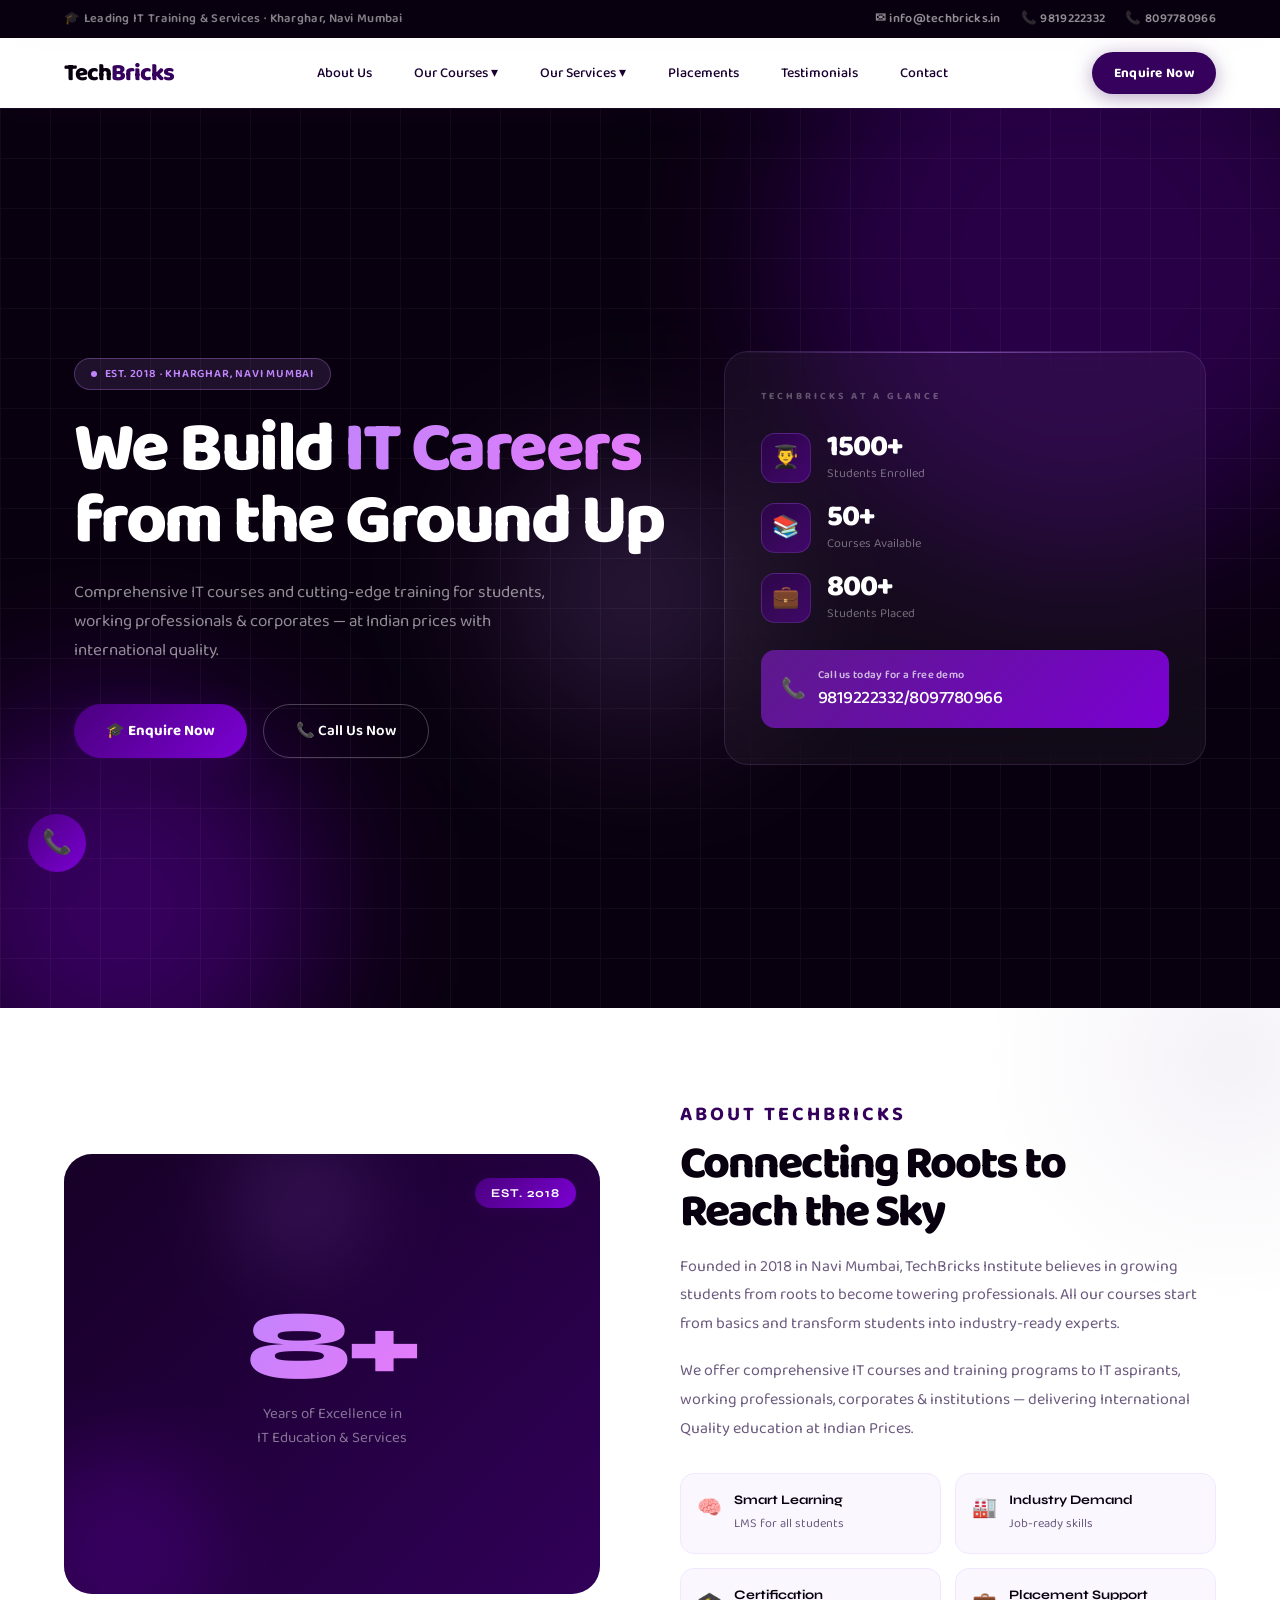
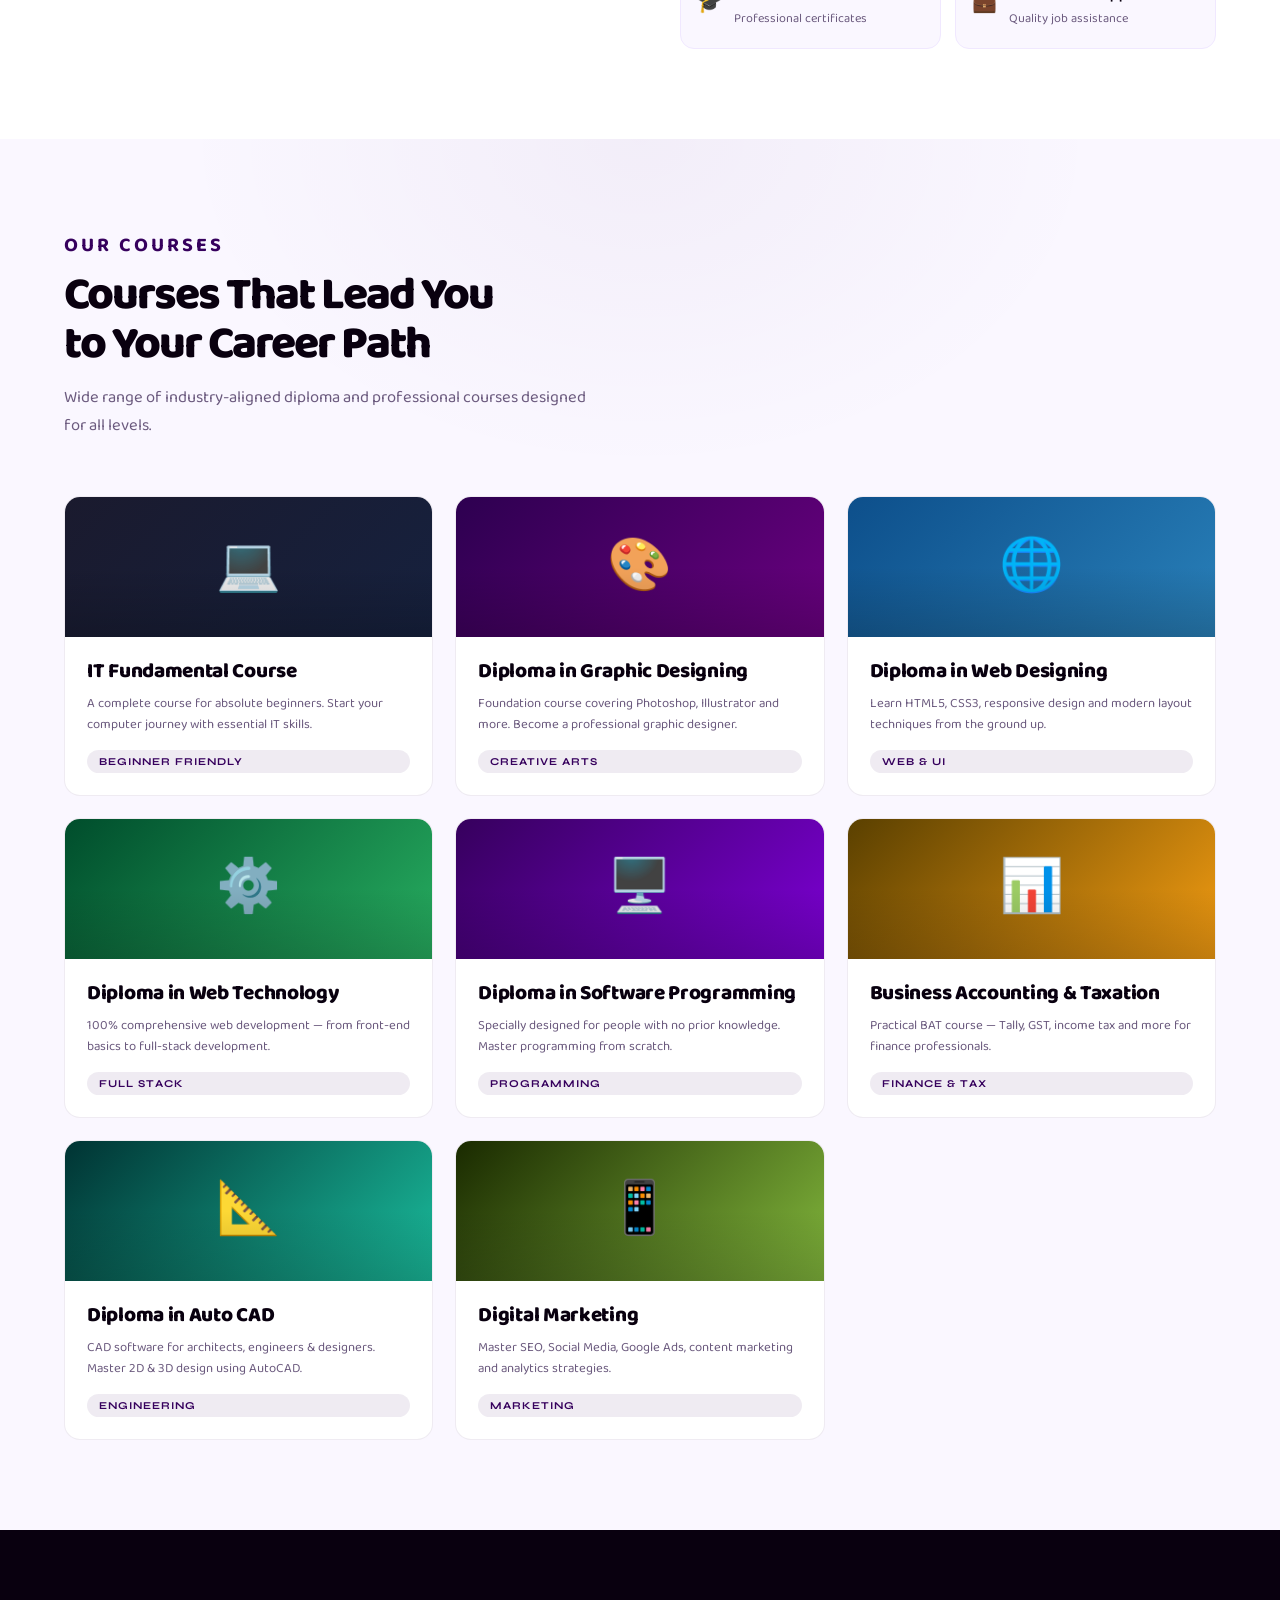
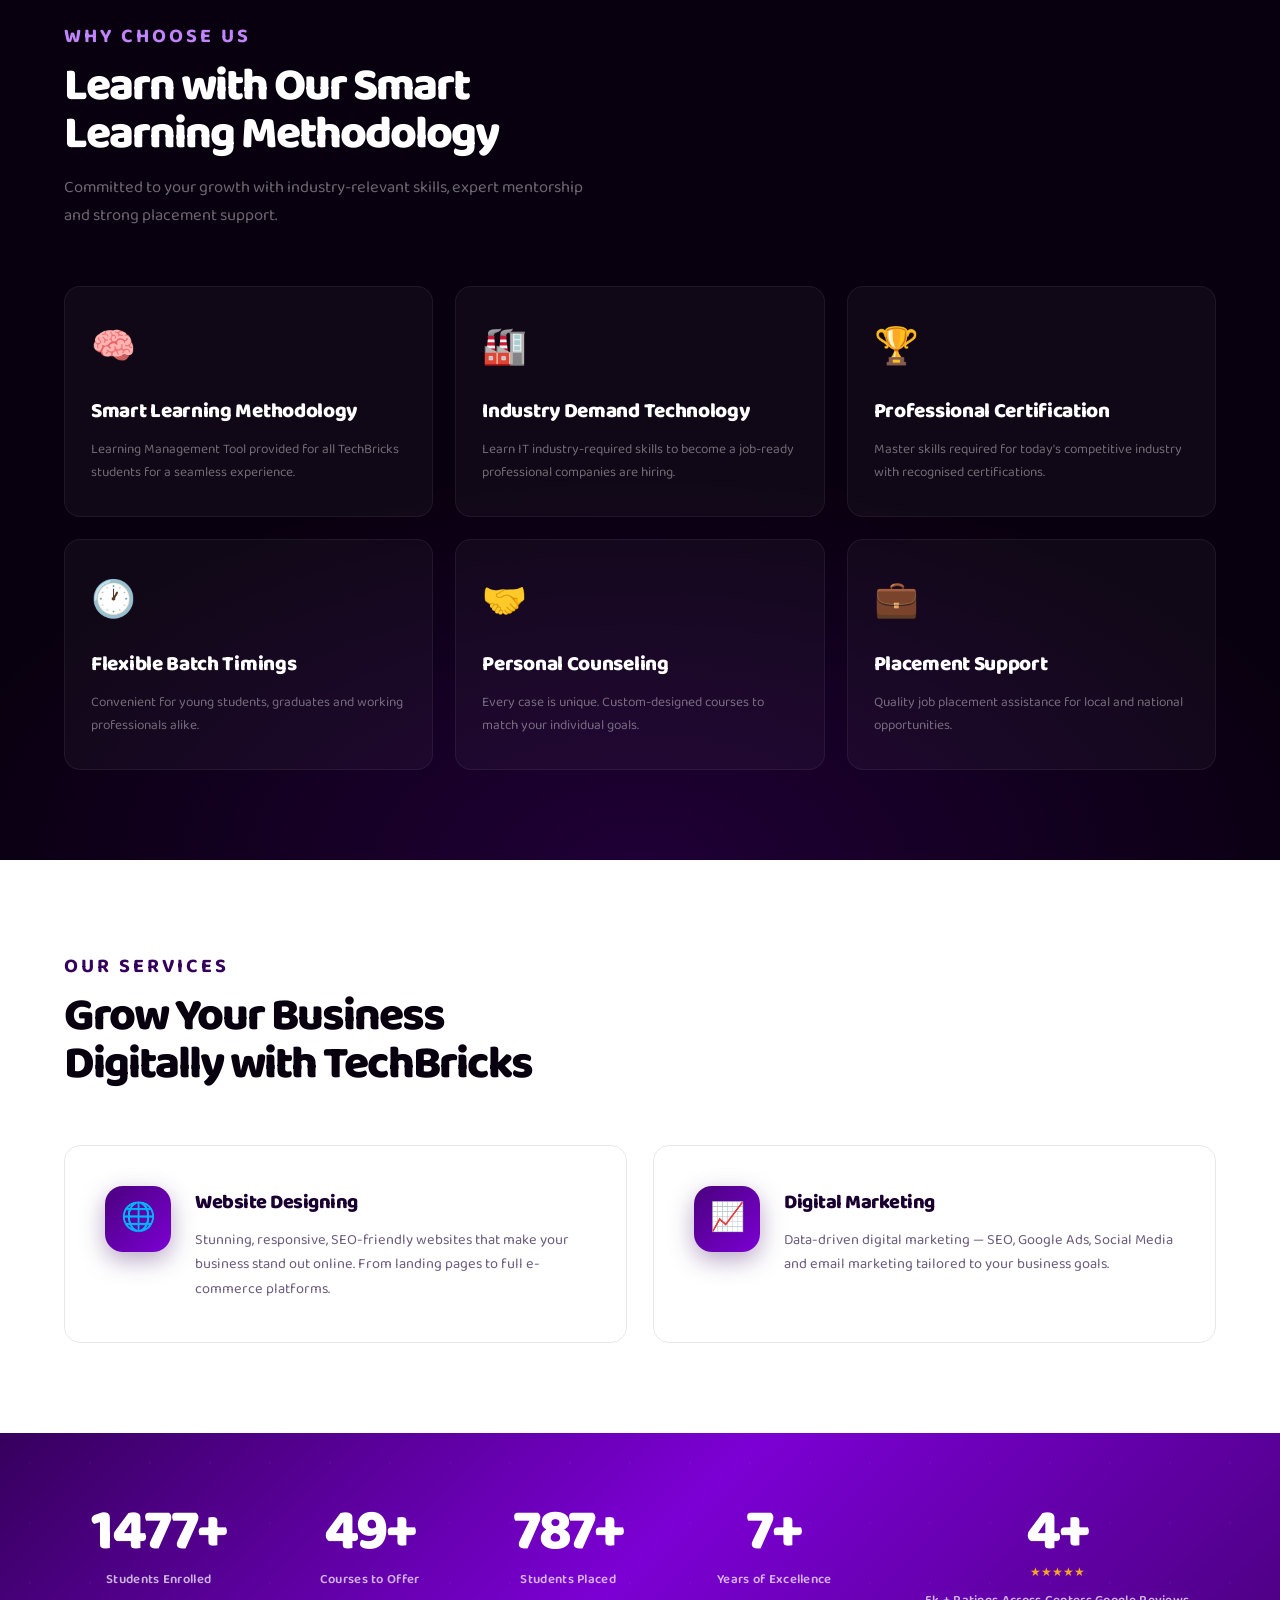
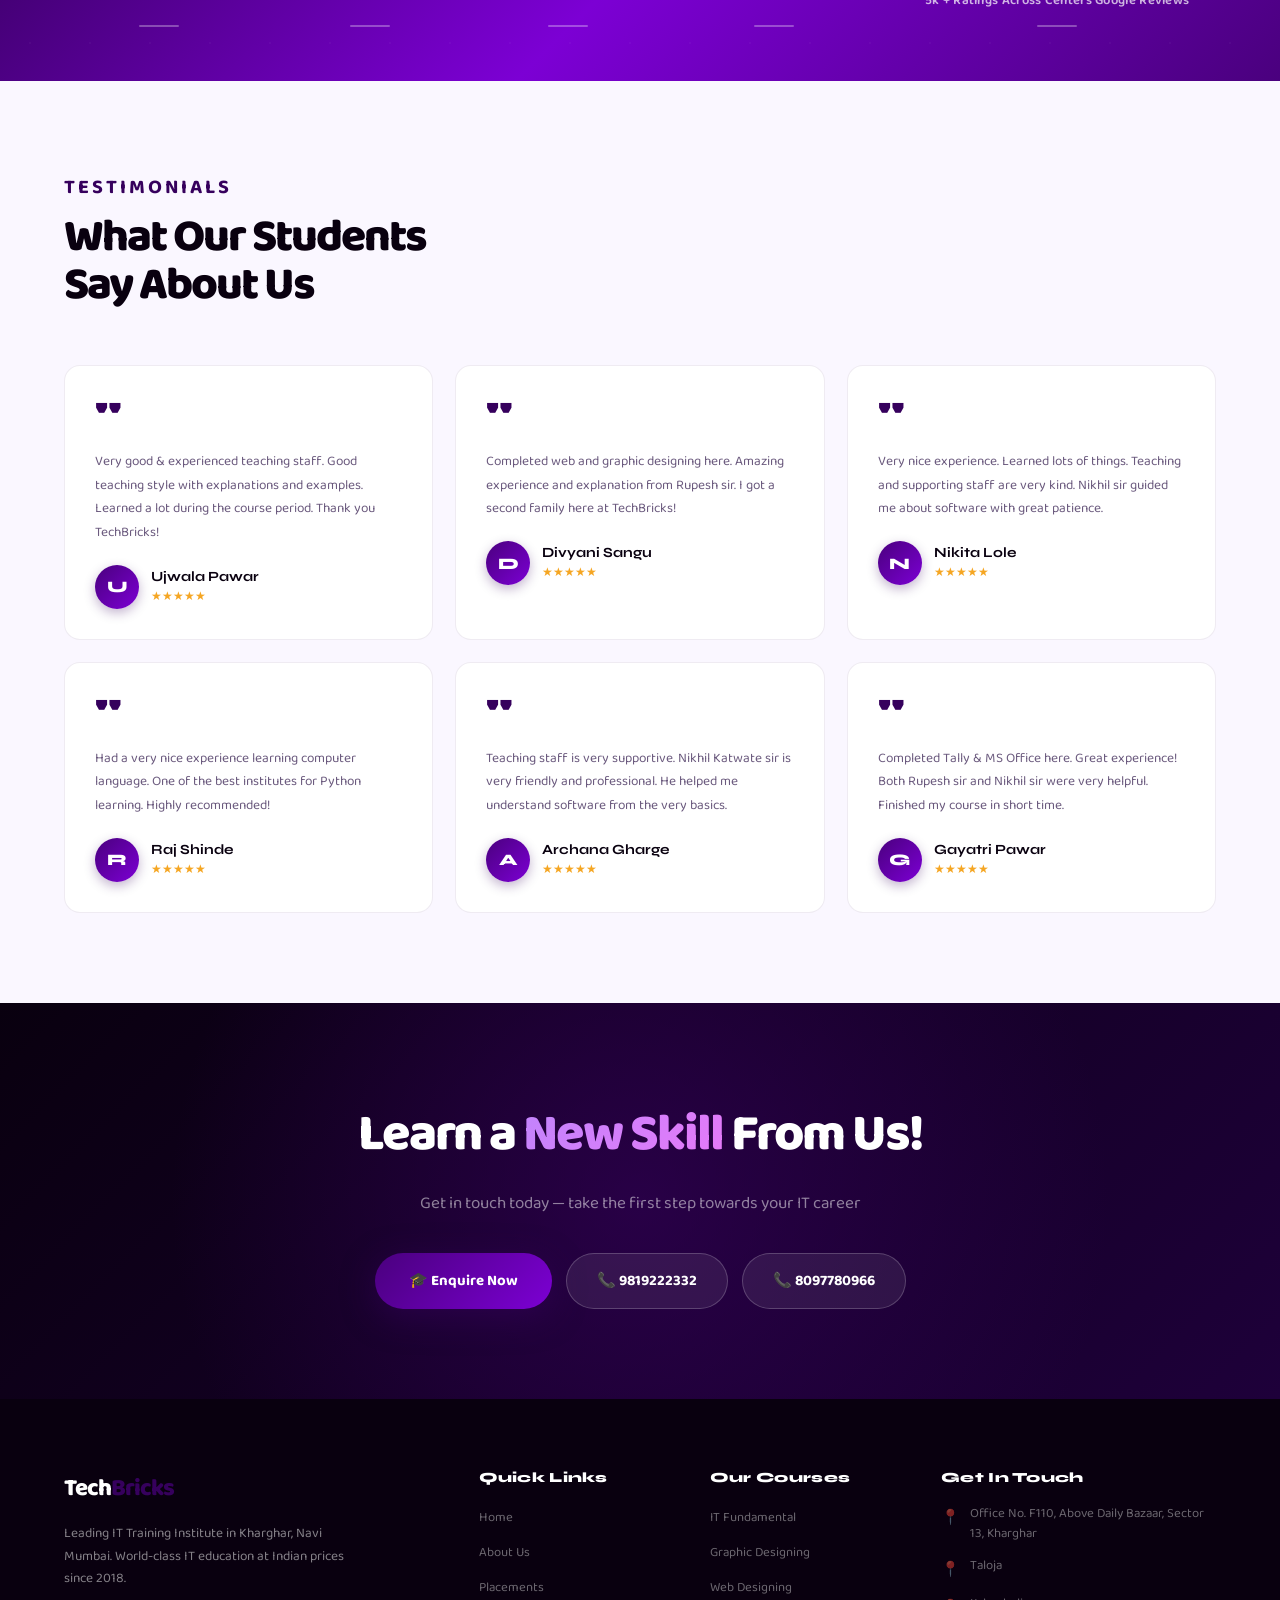
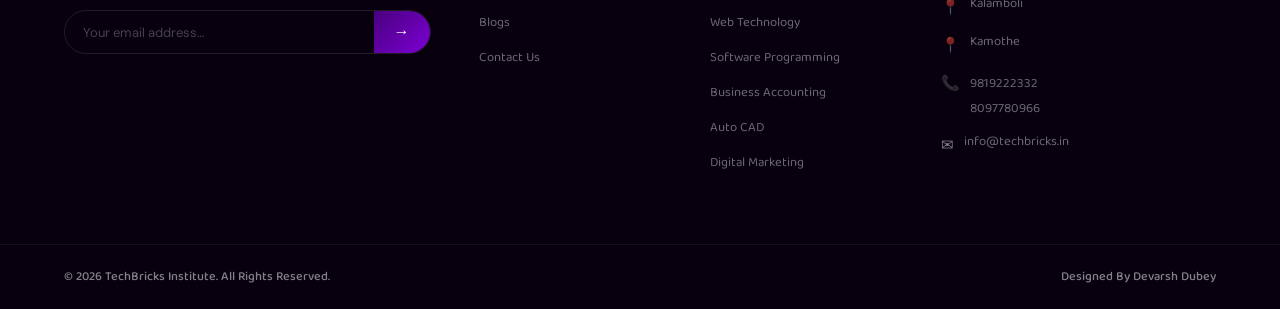
<file: index.html>
<!DOCTYPE html>
<html lang="en">

<head>
  <meta charset="UTF-8">
  <meta name="viewport" content="width=device-width, initial-scale=1.0">
  <title>TechBricks – Leading IT Training & Services | Kharghar</title>
  <link
    href="https://fonts.googleapis.com/css2?family=Syne:wght@400;600;700;800&family=DM+Sans:wght@300;400;500&display=swap"
    rel="stylesheet">
  <link rel="stylesheet" href="styles.css">
</head>

<body>

  <!-- TOPBAR -->
  <div class="topbar">
    <div class="tbi">
      <span>🎓 Leading IT Training &amp; Services · Kharghar, Navi Mumbai</span>
      <div class="tbr">
        <a href="mailto:info@techbricks.in">✉ info@techbricks.in</a>
        <a href="tel:9819222332">📞 9819222332</a>
        <a href="tel:8097780966">📞 8097780966</a>
      </div>
    </div>
  </div>

  <!-- NAV -->
  <nav>
    <div class="ni">
      <a href="#" class="logo">Tech<span>Bricks</span></a>
      <ul class="nl">
        <li><a href="#about">About Us</a></li>
        <li class="dropdown">
          <a href="#courses">Our Courses ▾</a>
          <div class="dmenu">
            <h5>Our Courses</h5>
            <a href="it-fundamental.html">IT Fundamental Course</a>
            <a href="graphic-designing.html">Diploma in Graphic Designing</a>
            <a href="web-designing.html">Diploma in Web Designing</a>
            <a href="web-technology.html">Diploma in Web Technology</a>
            <a href="software-programming.html">Diploma in Software Programming</a>
            <a href="business-accounting.html">Business Accounting &amp; Taxation</a>
            <a href="auto-cad.html">Diploma in Auto CAD</a>
            <!-- <a href="hardware-networking">Hardware &amp; Networking</a> -->
            <a href="digital-marketing.html">Digital Marketing</a>
          </div>
        </li>
        <li class="dropdown">
          <a href="#services">Our Services ▾</a>
          <div class="dmenu">
            <h5>Our Services</h5>
            <a href="#">Website Designing</a>
            <a href="#">Digital Marketing</a>
          </div>
        </li>
        <li><a href="#why">Placements</a></li>
        <li><a href="#testi">Testimonials</a></li>
        <li><a href="#contact">Contact</a></li>
      </ul>
      <button class="btn-eq" onclick="openModal()">Enquire Now</button>
      <button class="hbg" id="hbg" aria-label="Menu">
        <span class="b"></span><span class="b"></span><span class="b"></span>
      </button>
    </div>
  </nav>

  <!-- MOBILE NAV -->
  <div class="mnav" id="mnav">
    <ul class="mnl">
      <li><a href="#about">About Us</a></li>
      <li>
        <a href="#courses" class="mst" data-t="mc1">Our Courses <span class="marr">›</span></a>
        <div class="msub" id="mc1">
          <a href="it-fundamental.html">IT Fundamental Course</a>
          <a href="graphic-designing.html">Graphic Designing</a>
          <a href="web-designing.html">Web Designing</a>
          <a href="web-technology.html">Web Technology</a>
          <a href="software-programming.html">Software Programming</a>
          <a href="business-accounting.html">Business Accounting</a>
          <a href="auto-cad.html">Auto CAD</a>
          <!-- <a href="hardware-networking.html">Hardware &amp; Networking</a> -->
          <a href="digital-marketing.html">Digital Marketing</a>
        </div>
      </li>
      <li>
        <a href="#services" class="mst" data-t="mc2">Our Services <span class="marr">›</span></a>
        <div class="msub" id="mc2">
          <a href="#">Website Designing</a>
          <a href="#">Digital Marketing</a>
        </div>
      </li>
      <li><a href="#why">Placements</a></li>
      <li><a href="#testi">Testimonials</a></li>
      <li><a href="#contact">Contact Us</a></li>
    </ul>
    <div class="mnf">
      <p class="mnfl">📞 Call Us Directly</p>
      <a href="tel:9819222332" class="mcl">📞 9819222332</a>
      <a href="tel:8097780966" class="mcl">📞 8097780966</a>
      <button class="meb" onclick="openModal();closeMnav()">🎓 Enquire Now</button>
    </div>
  </div>

  <!-- HERO -->
  <section class="hero">
    <div class="orb orb1"></div>
    <div class="orb orb2"></div>
    <div class="orb orb3"></div>
    <div class="hgrid"></div>
    <div class="hi">
      <div class="hero-left">
        <div class="hbadge"><span class="dot"></span> Est. 2018 · Kharghar, Navi Mumbai</div>
        <h1>We Build <em>IT Careers</em><br>from the Ground Up</h1>
        <p class="hero-desc">Comprehensive IT courses and cutting-edge training for students, working professionals
          &amp; corporates — at Indian prices with international quality.</p>
        <div class="hcta">
          <button class="btn-p" onclick="openModal()">🎓 Enquire Now</button>
          <a href="tel:9892446942" class="btn-o">📞 Call Us Now</a>
        </div>
      </div>
      <div class="hcard">
        <div class="hct">TechBricks at a Glance</div>
        <div class="srow">
          <div class="sitem">
            <div class="sico">👨‍🎓</div>
            <div>
              <div class="snum"><span class="counter" data-target="1500">0</span>+</div>
              <div class="slbl">Students Enrolled</div>
            </div>
          </div>
          <div class="sitem">
            <div class="sico">📚</div>
            <div>
              <div class="snum"><span class="counter" data-target="50">0</span>+</div>
              <div class="slbl">Courses Available</div>
            </div>
          </div>
          <div class="sitem">
            <div class="sico">💼</div>
            <div>
              <div class="snum"><span class="counter" data-target="800">0</span>+</div>
              <div class="slbl">Students Placed</div>
            </div>
          </div>
        </div>
        <div class="cstrip">
          <div class="csico">📞</div>
          <div>
            <p>Call us today for a free demo</p>
            <a href="tel:8097780966"> 9819222332/8097780966</a>
          </div>
        </div>
      </div>
    </div>
  </section>

  <!-- ABOUT -->
  <section class="about" id="about">
    <div class="container">
      <div class="ag">
        <div class="avis reveal">
          <div class="dec dec1"></div>
          <div class="dec dec2"></div>
          <div class="ay">Est. 2018</div>
          <div class="avis-inner">
            <div class="bn">8+</div>
            <p>Years of Excellence in<br>IT Education &amp; Services</p>
          </div>
        </div>
        <div class="ac reveal">
          <span class="slbl2">About TechBricks</span>
          <h2 class="stitle">Connecting Roots to<br>Reach the Sky</h2>
          <p>Founded in 2018 in Navi Mumbai, TechBricks Institute believes in growing students from roots to become
            towering professionals. All our courses start from basics and transform students into industry-ready
            experts.</p>
          <p>We offer comprehensive IT courses and training programs to IT aspirants, working professionals, corporates
            &amp; institutions — delivering International Quality education at Indian Prices.</p>
          <div class="afeats">
            <div class="afeat"><span class="fico">🧠</span>
              <div class="ft"><strong>Smart Learning</strong><span>LMS for all students</span></div>
            </div>
            <div class="afeat"><span class="fico">🏭</span>
              <div class="ft"><strong>Industry Demand</strong><span>Job-ready skills</span></div>
            </div>
            <div class="afeat"><span class="fico">🎓</span>
              <div class="ft"><strong>Certification</strong><span>Professional certificates</span></div>
            </div>
            <div class="afeat"><span class="fico">💼</span>
              <div class="ft"><strong>Placement Support</strong><span>Quality job assistance</span></div>
            </div>
          </div>
        </div>
      </div>
    </div>
  </section>

  <!-- COURSES -->
  <section class="courses" id="courses">
    <div class="container">
      <div class="tb reveal">
        <span class="slbl2">Our Courses</span>
        <h2 class="stitle">Courses That Lead You<br>to Your Career Path</h2>
        <p class="ssub">Wide range of industry-aligned diploma and professional courses designed for all levels.</p>
      </div>
      <div class="cgrid">
        <div class="ccard reveal">
          <div class="ctop" style="background:linear-gradient(135deg,#1a1a2e,#16213e)">💻</div>
          <div class="cbody">
            <h4>IT Fundamental Course</h4>
            <p>A complete course for absolute beginners. Start your computer journey with essential IT skills.</p><span
              class="ctag">Beginner Friendly</span>
          </div>
        </div>
        <div class="ccard reveal">
          <div class="ctop" style="background:linear-gradient(135deg,#2d0050,#6a0080)">🎨</div>
          <div class="cbody">
            <h4>Diploma in Graphic Designing</h4>
            <p>Foundation course covering Photoshop, Illustrator and more. Become a professional graphic designer.</p>
            <span class="ctag">Creative Arts</span>
          </div>
        </div>
        <div class="ccard reveal">
          <div class="ctop" style="background:linear-gradient(135deg,#0d4f8b,#2980b9)">🌐</div>
          <div class="cbody">
            <h4>Diploma in Web Designing</h4>
            <p>Learn HTML5, CSS3, responsive design and modern layout techniques from the ground up.</p><span
              class="ctag">Web &amp; UI</span>
          </div>
        </div>
        <div class="ccard reveal">
          <div class="ctop" style="background:linear-gradient(135deg,#004d2c,#27ae60)">⚙️</div>
          <div class="cbody">
            <h4>Diploma in Web Technology</h4>
            <p>100% comprehensive web development — from front-end basics to full-stack development.</p><span
              class="ctag">Full Stack</span>
          </div>
        </div>
        <div class="ccard reveal">
          <div class="ctop" style="background:linear-gradient(135deg,#36005d,#7c00d4)">🖥️</div>
          <div class="cbody">
            <h4>Diploma in Software Programming</h4>
            <p>Specially designed for people with no prior knowledge. Master programming from scratch.</p><span
              class="ctag">Programming</span>
          </div>
        </div>
        <div class="ccard reveal">
          <div class="ctop" style="background:linear-gradient(135deg,#5a4000,#f39c12)">📊</div>
          <div class="cbody">
            <h4>Business Accounting &amp; Taxation</h4>
            <p>Practical BAT course — Tally, GST, income tax and more for finance professionals.</p><span
              class="ctag">Finance &amp; Tax</span>
          </div>
        </div>
        <div class="ccard reveal">
          <div class="ctop" style="background:linear-gradient(135deg,#003333,#1abc9c)">📐</div>
          <div class="cbody">
            <h4>Diploma in Auto CAD</h4>
            <p>CAD software for architects, engineers &amp; designers. Master 2D &amp; 3D design using AutoCAD.</p><span
              class="ctag">Engineering</span>
          </div>
        </div>
        <!-- <div class="ccard reveal">
          <div class="ctop" style="background:linear-gradient(135deg,#1a003a,#4a007e)">🔧</div>
          <div class="cbody">
            <h4>Hardware &amp; Networking</h4>
            <p>Physical components, network setup, troubleshooting and hardware management.</p><span
              class="ctag">Hardware</span>
          </div>
        </div> -->
        <div class="ccard reveal">
          <div class="ctop" style="background:linear-gradient(135deg,#1a2a00,#82b73c)">📱</div>
          <div class="cbody">
            <h4>Digital Marketing</h4>
            <p>Master SEO, Social Media, Google Ads, content marketing and analytics strategies.</p><span
              class="ctag">Marketing</span>
          </div>
        </div>
      </div>
    </div>
  </section>

  <!-- WHY -->
  <section class="why" id="why">
    <div class="container">
      <div class="tb reveal">
        <span class="slbl2" style="color:var(--accent)">Why Choose Us</span>
        <h2 class="stitle">Learn with Our Smart<br>Learning Methodology</h2>
        <p class="ssub">Committed to your growth with industry-relevant skills, expert mentorship and strong placement
          support.</p>
      </div>
      <div class="wgrid">
        <div class="wcard reveal"><span class="wico">🧠</span>
          <h4>Smart Learning Methodology</h4>
          <p>Learning Management Tool provided for all TechBricks students for a seamless experience.</p>
        </div>
        <div class="wcard reveal"><span class="wico">🏭</span>
          <h4>Industry Demand Technology</h4>
          <p>Learn IT industry-required skills to become a job-ready professional companies are hiring.</p>
        </div>
        <div class="wcard reveal"><span class="wico">🏆</span>
          <h4>Professional Certification</h4>
          <p>Master skills required for today's competitive industry with recognised certifications.</p>
        </div>
        <div class="wcard reveal"><span class="wico">🕐</span>
          <h4>Flexible Batch Timings</h4>
          <p>Convenient for young students, graduates and working professionals alike.</p>
        </div>
        <div class="wcard reveal"><span class="wico">🤝</span>
          <h4>Personal Counseling</h4>
          <p>Every case is unique. Custom-designed courses to match your individual goals.</p>
        </div>
        <div class="wcard reveal"><span class="wico">💼</span>
          <h4>Placement Support</h4>
          <p>Quality job placement assistance for local and national opportunities.</p>
        </div>
      </div>
    </div>
  </section>

  <!-- SERVICES -->
  <section class="services" id="services">
    <div class="container">
      <div class="tb reveal">
        <span class="slbl2">Our Services</span>
        <h2 class="stitle">Grow Your Business<br>Digitally with TechBricks</h2>
      </div>
      <div class="sgrid">
        <div class="scard reveal">
          <div class="sico2">🌐</div>
          <div>
            <h4>Website Designing</h4>
            <p>Stunning, responsive, SEO-friendly websites that make your business stand out online. From landing pages
              to full e-commerce platforms.</p>
          </div>
        </div>
        <div class="scard reveal">
          <div class="sico2">📈</div>
          <div>
            <h4>Digital Marketing</h4>
            <p>Data-driven digital marketing — SEO, Google Ads, Social Media and email marketing tailored to your
              business goals.</p>
          </div>
        </div>
      </div>
    </div>
  </section>

  <!-- STATS -->
  <div class="stats">
    <div class="container">
      <div class="srow2">
        <div class="sbig reveal">
          <div class="sbnum"><span class="counter" data-target="1500">0</span>+</div>
          <div class="sblbl">Students Enrolled</div>
        </div>
        <div class="sbig reveal">
          <div class="sbnum"><span class="counter" data-target="50">0</span>+</div>
          <div class="sblbl">Courses to Offer</div>
        </div>
        <div class="sbig reveal">
          <div class="sbnum"><span class="counter" data-target="800">0</span>+</div>
          <div class="sblbl">Students Placed</div>
        </div>
        <div class="sbig reveal">
          <div class="sbnum"><span class="counter" data-target="8">0</span>+</div>
          <div class="sblbl">Years of Excellence</div>
        </div>
        <div class="sbig reveal">
          <div class="sbnum"><span class="counter" data-target="4.8">0</span>+</div>
               <div class="ts">★★★★★</div>
          <div class="sblbl" style="text-wrap: nowrap;">5k + Ratings Across Centers Google Reviews</div>
        </div>
      </div>
    </div>
  </div>

  <!-- TESTIMONIALS -->
  <section class="testi" id="testi">
    <div class="container">
      <div class="tb reveal">
        <span class="slbl2">Testimonials</span>
        <h2 class="stitle">What Our Students<br>Say About Us</h2>
      </div>
      <div class="tgrid">
        <div class="tcard reveal">
          <div class="tq">"</div>
          <p class="tt">Very good &amp; experienced teaching staff. Good teaching style with explanations and examples.
            Learned a lot during the course period. Thank you TechBricks!</p>
          <div class="tau">
            <div class="tav">U</div>
            <div>
              <div class="tn">Ujwala Pawar</div>
              <div class="ts">★★★★★</div>
            </div>
          </div>
        </div>
        <div class="tcard reveal">
          <div class="tq">"</div>
          <p class="tt">Completed web and graphic designing here. Amazing experience and explanation from Rupesh sir. I
            got a second family here at TechBricks!</p>
          <div class="tau">
            <div class="tav">D</div>
            <div>
              <div class="tn">Divyani Sangu</div>
              <div class="ts">★★★★★</div>
            </div>
          </div>
        </div>
        <div class="tcard reveal">
          <div class="tq">"</div>
          <p class="tt">Very nice experience. Learned lots of things. Teaching and supporting staff are very kind.
            Nikhil sir guided me about software with great patience.</p>
          <div class="tau">
            <div class="tav">N</div>
            <div>
              <div class="tn">Nikita Lole</div>
              <div class="ts">★★★★★</div>
            </div>
          </div>
        </div>
        <div class="tcard reveal">
          <div class="tq">"</div>
          <p class="tt">Had a very nice experience learning computer language. One of the best institutes for Python
            learning. Highly recommended!</p>
          <div class="tau">
            <div class="tav">R</div>
            <div>
              <div class="tn">Raj Shinde</div>
              <div class="ts">★★★★★</div>
            </div>
          </div>
        </div>
        <div class="tcard reveal">
          <div class="tq">"</div>
          <p class="tt">Teaching staff is very supportive. Nikhil Katwate sir is very friendly and professional. He
            helped me understand software from the very basics.</p>
          <div class="tau">
            <div class="tav">A</div>
            <div>
              <div class="tn">Archana Gharge</div>
              <div class="ts">★★★★★</div>
            </div>
          </div>
        </div>
        <div class="tcard reveal">
          <div class="tq">"</div>
          <p class="tt">Completed Tally &amp; MS Office here. Great experience! Both Rupesh sir and Nikhil sir were very
            helpful. Finished my course in short time.</p>
          <div class="tau">
            <div class="tav">G</div>
            <div>
              <div class="tn">Gayatri Pawar</div>
              <div class="ts">★★★★★</div>
            </div>
          </div>
        </div>
      </div>
    </div>
  </section>

  <!-- CTA -->
  <div class="cta" id="contact">
    <div class="ring"></div>
    <div class="ring"></div>
    <div class="ring"></div>
    <div class="container">
      <h2>Learn a <span>New Skill</span> From Us!</h2>
      <p>Get in touch today — take the first step towards your IT career</p>
      <div class="ctabs">
        <button class="btn-s" onclick="openModal()">🎓 Enquire Now</button>
        <a href="tel:9819222332" class="btn-c">📞 9819222332</a>
        <a href="tel:8097780966" class="btn-c">📞 8097780966</a>
      </div>
    </div>
  </div>

  <!-- FOOTER -->
  <footer>
    <div class="ftop">
      <div class="container">
        <div class="fg">
          <div class="fb">
            <a href="#" class="logo">Tech<span>Bricks</span></a>
            <p>Leading IT Training Institute in Kharghar, Navi Mumbai. World-class IT education at Indian prices since
              2018.</p>
            <div class="nf">
              <input type="email" placeholder="Your email address…">
              <button type="button">→</button>
            </div>
          </div>
          <div class="fc">
            <h5>Quick Links</h5>
            <ul>
              <li><a href="#">Home</a></li>
              <li><a href="#about">About Us</a></li>
              <li><a href="#why">Placements</a></li>
              <li><a href="#">Blogs</a></li>
              <li><a href="#contact">Contact Us</a></li>
            </ul>
          </div>
          <div class="fc">
            <h5>Our Courses</h5>
            <ul>
              <li><a href="it-fundamental.html">IT Fundamental</a></li>
              <li><a href="graphic-designing.html">Graphic Designing</a></li>
              <li><a href="web-designing.html">Web Designing</a></li>
              <li><a href="web-technology.html">Web Technology</a></li>
              <li><a href="software-programming.html">Software Programming</a></li>
              <li><a href="business-accounting.html">Business Accounting</a></li>
              <li><a href="auto-cad.html">Auto CAD</a></li>
              <li><a href="digital-marketing.html">Digital Marketing</a></li>
            </ul>
          </div>
          <div class="fc">
            <h5>Get In Touch</h5>
            <div class="ci"><span class="cico">📍</span>
              <a href="https://share.google/Fkf1qQsxpJ4VDiDJh"><p>Office No. F110, Above Daily Bazaar, Sector 13, Kharghar</p></a>
            </div>
            <div class="ci"><span class="cico">📍</span>
              <a href="https://share.google/dmCUyhu2PH8qXrPsm"><p>Taloja</p></a>
            </div>
            <div class="ci"><span class="cico">📍</span>
              <a href="https://share.google/jSGo4o7i6bIvLreIR"><p>Kalamboli</p></a>
            </div>
            <div class="ci"><span class="cico">📍</span>
              <a href="https://share.google/Fkf1qQsxpJ4VDiDJh"><p>Kamothe</p></a>
            </div>
            <div class="ci"><span class="cico">📞</span>
              <div><a href="tel:9819222332">9819222332</a><br><a href="tel:8097780966">8097780966</a></div>
            </div>
            <div class="ci"><span class="cico">✉</span><a href="mailto:info@techbricks.in">info@techbricks.in</a></div>
          </div>
        </div>
      </div>
    </div>
    <div class="container">
      <div class="fbot">
        <span>© 2026 TechBricks Institute. All Rights Reserved.</span>
        <span>Designed By Devarsh Dubey</span>
      </div>
    </div>
  </footer>

  <!-- FLOAT CALL -->
  <a href="tel:8097780966" class="fcall" title="Call Us Now">📞</a>

  <!-- MODAL -->
  <div class="mover" id="enquiryModal" onclick="if(event.target===this)closeModal()">
    <div class="modal">
      <div class="mh">
        <div>
          <h3>🎓 Enquire Now</h3>
          <p>We'll get back to you within 24 hours</p>
        </div>
        <button class="mclose" onclick="closeModal()">✕</button>
      </div>
      <div class="mbody">
        <div class="frow">
          <div class="fg2"><label>Name *</label><input type="text" placeholder="enter your name here"></div>
        </div>
        <div class="fg2"><label>Mobile Number *</label><input type="tel" placeholder="+91 99XXXXXXXX"></div>
        <div class="fg2"><label>Email Address</label><input type="email" placeholder="you@example.com"></div>
        <div class="fg2">
          <label>Course of Interest *</label>
          <select>
            <option value="">— Select a Course —</option>
            <option>IT Fundamental Course</option>
            <option>Diploma in Graphic Designing</option>
            <option>Diploma in Web Designing</option>
            <option>Diploma in Web Technology</option>
            <option>Diploma in Software Programming</option>
            <option>Business Accounting &amp; Taxation</option>
            <option>Diploma in Auto CAD</option>
            <option>Hardware &amp; Networking</option>
            <option>Digital Marketing</option>
            <option>Website Designing Service</option>
            <option>Digital Marketing Service</option>
          </select>
        </div>
        <div class="fg2"><label>Message</label><textarea
            placeholder="Any specific questions or requirements…"></textarea></div>
        <button class="btn-sub" onclick="submitForm()">Submit Enquiry →</button>
        <p class="mnote">📞 Prefer to call? <a href="tel:8097780966">8097780966</a></p>
      </div>
    </div>
  </div>

  <script src="script.js"></script>
</body>

</html>
</file>
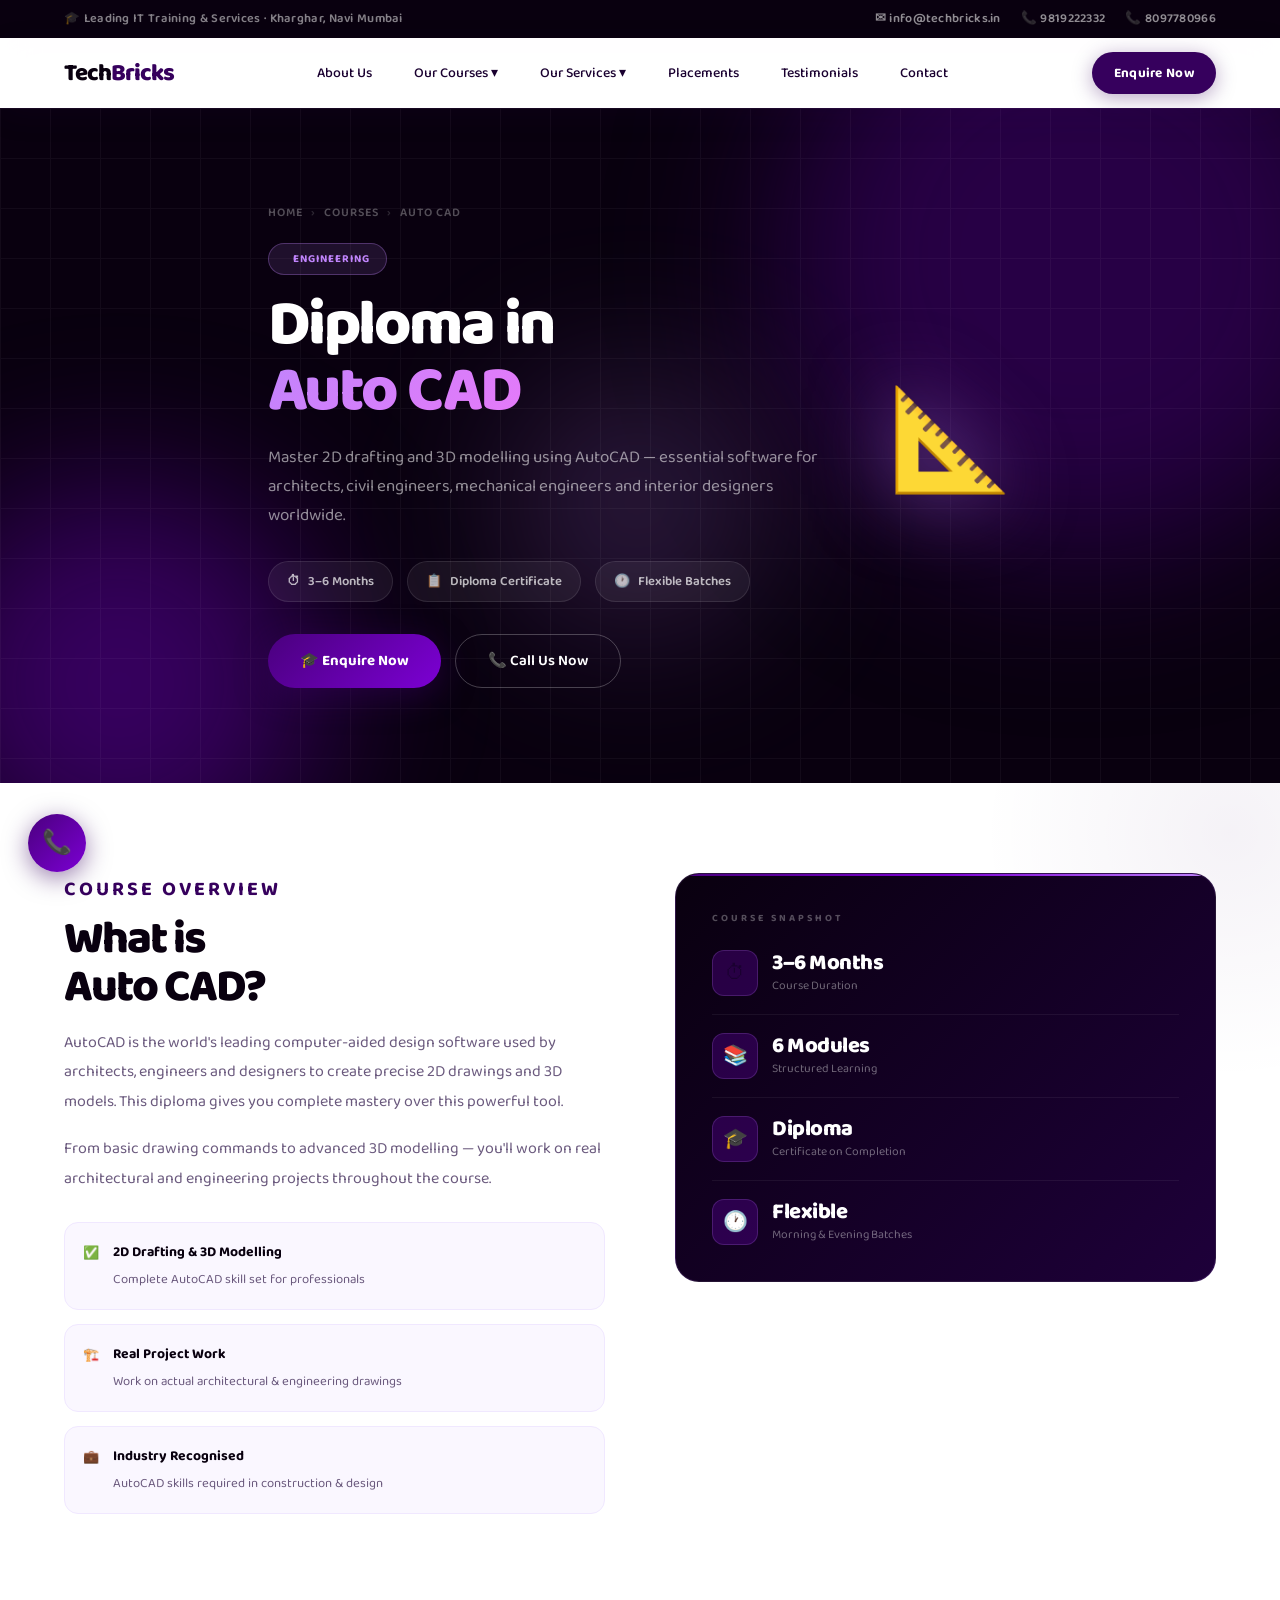
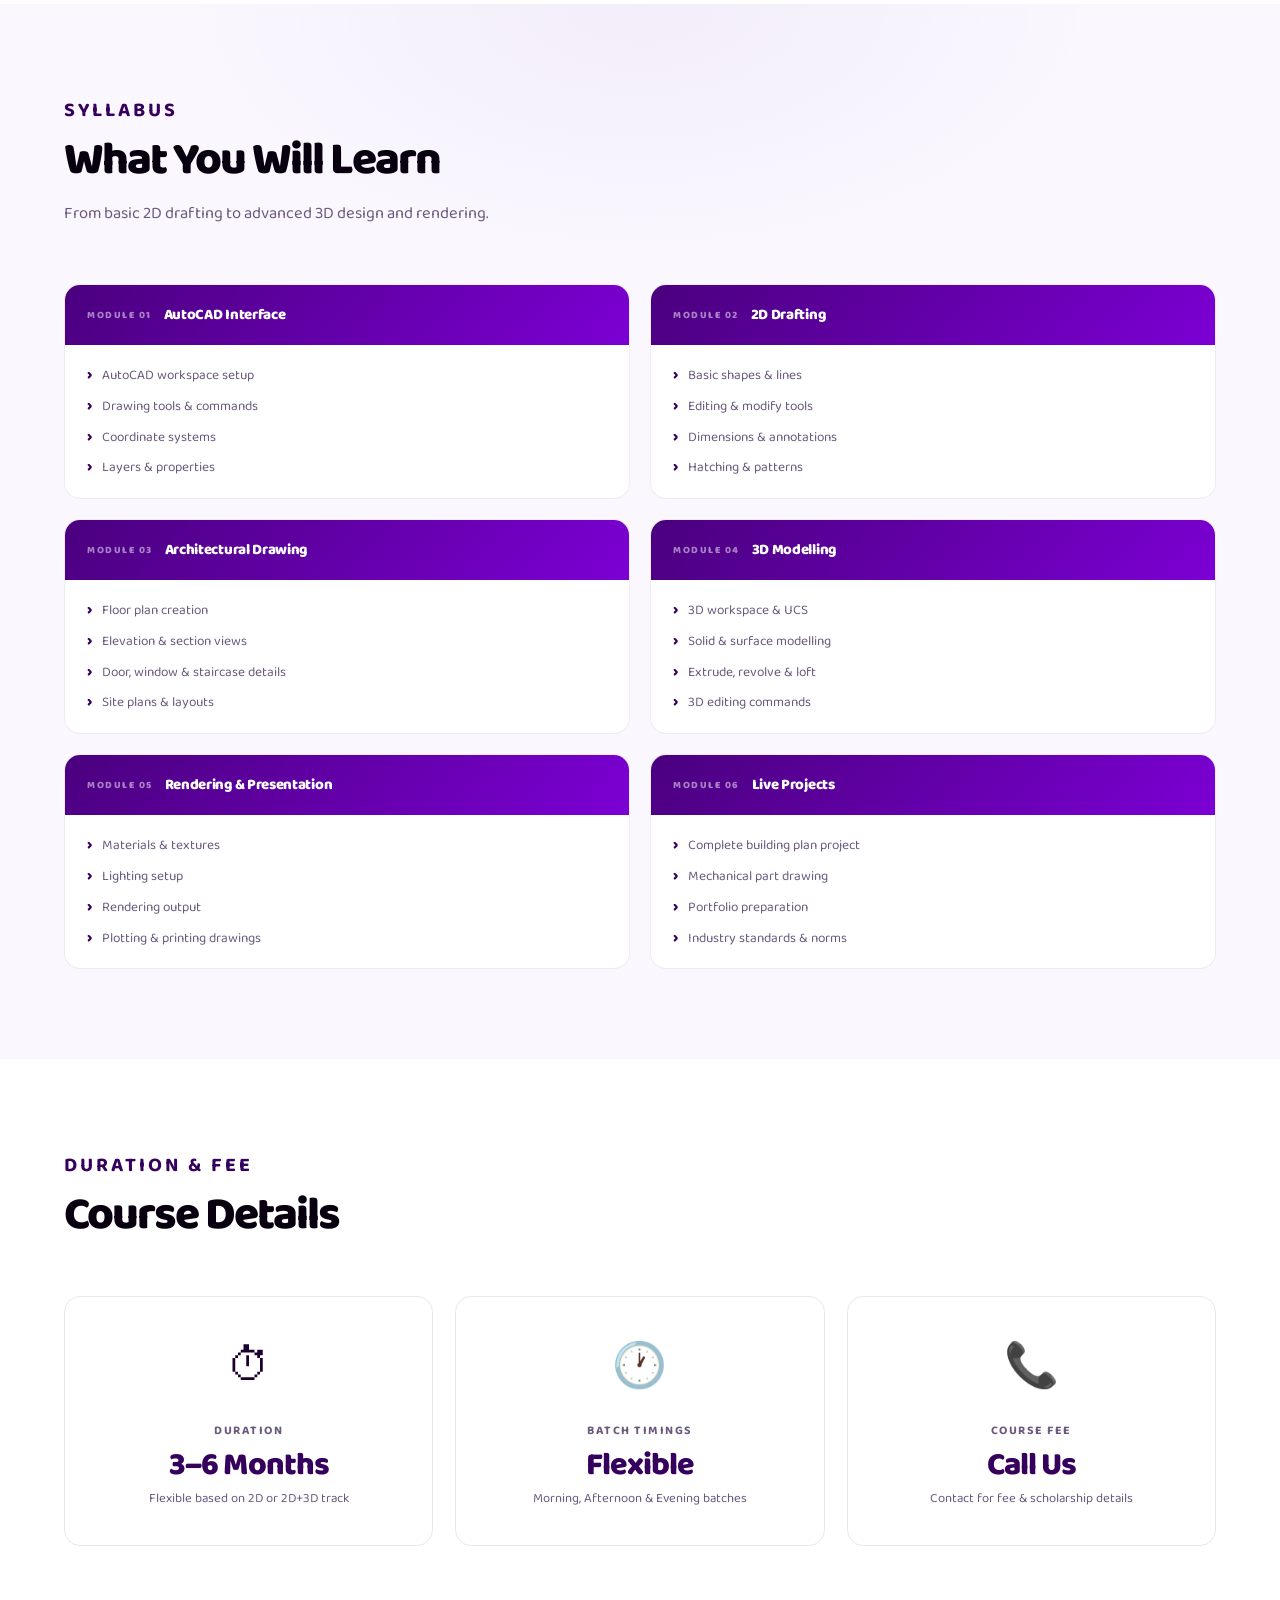
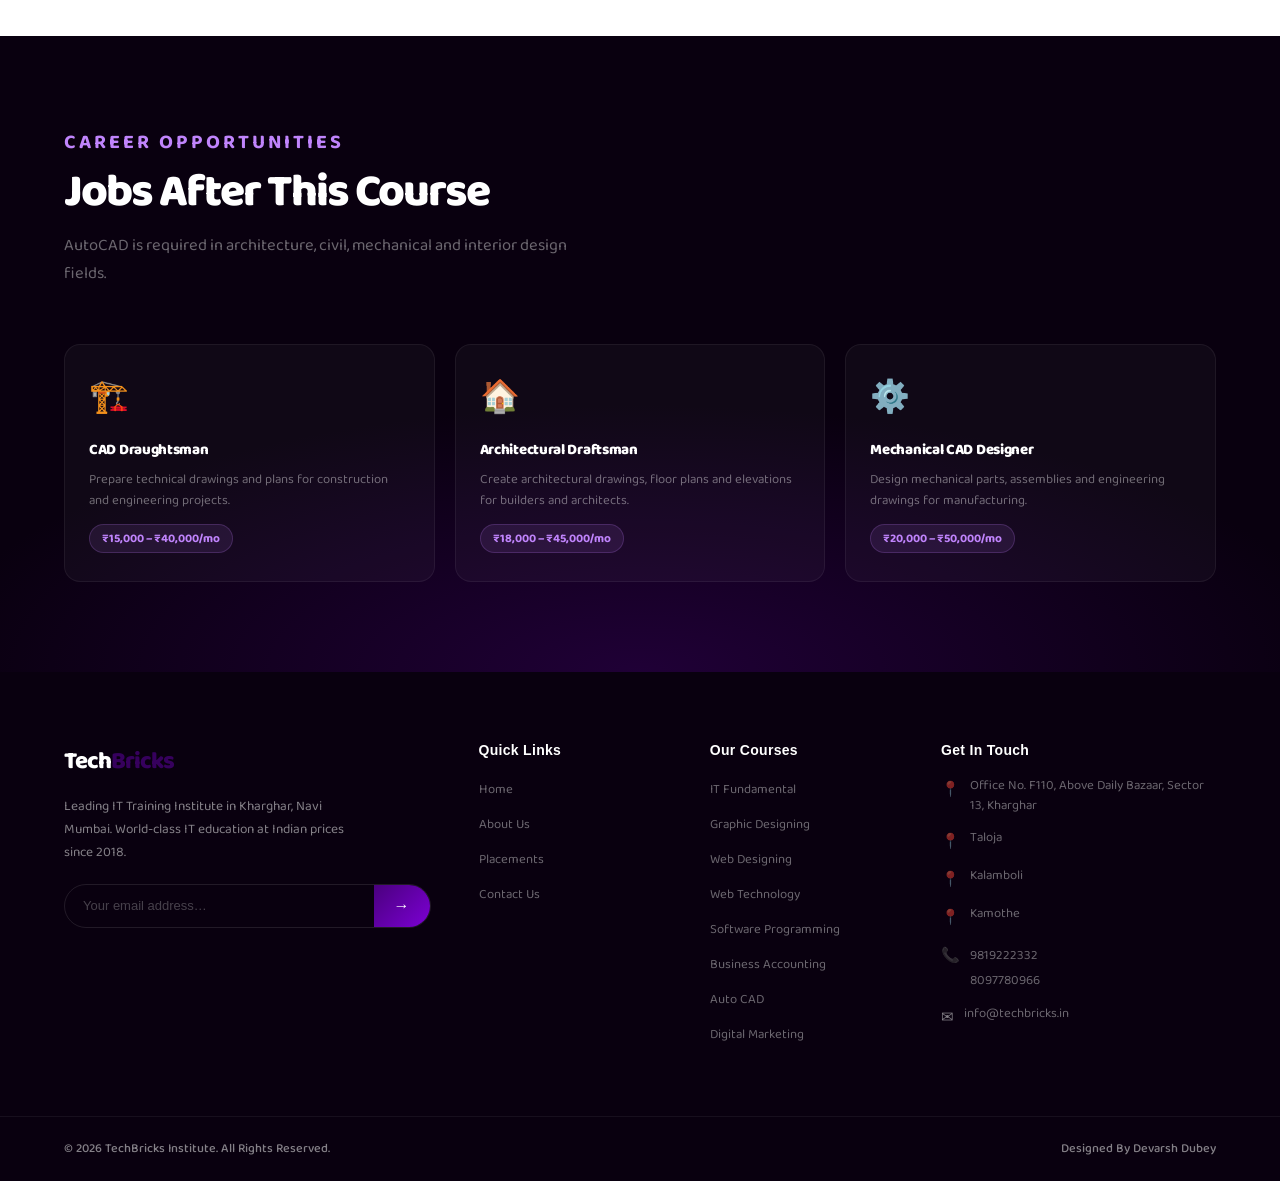
<file: auto-cad.html>
<!DOCTYPE html>
<html lang="en">

<head>
  <meta charset="UTF-8">
  <meta name="viewport" content="width=device-width, initial-scale=1.0">
  <title>Diploma in Auto CAD – TechBricks</title>
  <link href="https://fonts.googleapis.com/css2?family=Baloo+2:wght@400..800&display=swap" rel="stylesheet">
  <link rel="stylesheet" href="styles.css">
  <link rel="stylesheet" href="style2.css">
</head>

<body>
  <div class="topbar">
    <div class="tbi"><span>🎓 Leading IT Training &amp; Services · Kharghar, Navi Mumbai</span>
      <div class="tbr">
        <a href="mailto:info@techbricks.in">✉ info@techbricks.in</a>
        <a href="tel:9819222332">📞 9819222332</a>
        <a href="tel:8097780966">📞 8097780966</a>
      </div>
    </div>
  </div>

  <nav>
    <div class="ni"><a href="index.html" class="logo">Tech<span>Bricks</span></a>
      <ul class="nl">
        <li><a href="index.html#about">About Us</a></li>
        <li class="dropdown"><a href="index.html#courses">Our Courses ▾</a>
          <div class="dmenu">
            <h5>Our Courses</h5>
            <a href="it-fundamental.html">IT Fundamental Course</a>
            <a href="graphic-designing.html">Diploma in Graphic Designing</a>
            <a href="web-designing.html">Diploma in Web Designing</a>
            <a href="web-technology.html">Diploma in Web Technology</a>
            <a href="software-programming.html">Diploma in Software Programming</a>
            <a href="business-accounting.html">Business Accounting &amp; Taxation</a>
            <a href="auto-cad.html">Diploma in Auto CAD</a>
            <a href="digital-marketing.html">Digital Marketing</a>
          </div>
        </li>
        <li class="dropdown"><a href="index.html#services">Our Services ▾</a>
          <div class="dmenu">
            <h5>Our Services</h5>
            <a href="index.html#services">Website Designing</a>
            <a href="index.html#services">Digital Marketing</a>
          </div>
        </li>
        <li><a href="index.html#why">Placements</a></li>
        <li><a href="index.html#testi">Testimonials</a></li>
        <li><a href="index.html#contact">Contact</a></li>
      </ul>
      <button class="btn-eq" onclick="openModal()">Enquire Now</button>
      <button class="hbg" id="hbg" aria-label="Menu">
        <span class="b"></span><span class="b"></span><span class="b"></span>
      </button>
    </div>
  </nav>

  <div class="mnav" id="mnav">
    <ul class="mnl">
      <li><a href="index.html#about">About Us</a></li>
      <li>
        <a href="index.html#courses" class="mst" data-t="mc1">Our Courses <span class="marr">›</span></a>
        <div class="msub" id="mc1">
          <a href="it-fundamental.html">IT Fundamental Course</a>
          <a href="graphic-designing.html">Graphic Designing</a>
          <a href="web-designing.html">Web Designing</a>
          <a href="web-technology.html">Web Technology</a>
          <a href="software-programming.html">Software Programming</a>
          <a href="business-accounting.html">Business Accounting</a>
          <a href="auto-cad.html">Auto CAD</a>
          <a href="digital-marketing.html">Digital Marketing</a>
        </div>
      </li>
      <li>
        <a href="index.html#services" class="mst" data-t="mc2">Our Services <span class="marr">›</span></a>
        <div class="msub" id="mc2">
          <a href="index.html#services">Website Designing</a>
          <a href="index.html#services">Digital Marketing</a>
        </div>
      </li>
      <li><a href="index.html#why">Placements</a></li>
      <li><a href="index.html#testi">Testimonials</a></li>
      <li><a href="index.html#contact">Contact Us</a></li>
    </ul>
    <div class="mnf">
      <p class="mnfl">📞 Call Us Directly</p>
      <a href="tel:9819222332" class="mcl">📞 9819222332</a>
      <a href="tel:8097780966" class="mcl">📞 8097780966</a>
      <button class="meb" onclick="openModal();closeMnav()">🎓 Enquire Now</button>
    </div>
  </div>

  <section class="chero">
    <div class="orb orb1"></div>
    <div class="orb orb2"></div>
    <div class="orb orb3"></div>
    <div class="hgrid"></div>
    <div class="chi">
      <div>
        <div class="cbread"><a href="index.html">Home</a><span>›</span><a href="index.html#courses">Courses</a><span>›</span>Auto CAD</div>
        <div class="chero-badge"><span class="dot"></span> Engineering</div>
        <h1>Diploma in<br><em>Auto CAD</em></h1>
        <p class="chero-desc">Master 2D drafting and 3D modelling using AutoCAD — essential software for architects, civil engineers, mechanical engineers and interior designers worldwide.</p>
        <div class="cmeta">
          <div class="cmi"><span>⏱</span> 3–6 Months</div>
          <div class="cmi"><span>📋</span> Diploma Certificate</div>
          <div class="cmi"><span>🕐</span> Flexible Batches</div>
        </div>
        <div class="chcta">
          <button class="btn-p" onclick="openModal()">🎓 Enquire Now</button>
          <a href="tel:9819222332" class="btn-o">📞 Call Us Now</a>
        </div>
      </div>
      <div class="cicon">📐</div>
    </div>
  </section>

  <section class="ov">
    <div class="container">
      <div class="ovg">
        <div class="ov-left reveal">
          <span class="slbl2">Course Overview</span>
          <h2 class="stitle">What is<br>Auto CAD?</h2>
          <p>AutoCAD is the world's leading computer-aided design software used by architects, engineers and designers to create precise 2D drawings and 3D models. This diploma gives you complete mastery over this powerful tool.</p>
          <p>From basic drawing commands to advanced 3D modelling — you'll work on real architectural and engineering projects throughout the course.</p>
          <div class="ov-hls">
            <div class="ov-hl"><span class="ov-hl-ico">✅</span><div><strong>2D Drafting &amp; 3D Modelling</strong><span>Complete AutoCAD skill set for professionals</span></div></div>
            <div class="ov-hl"><span class="ov-hl-ico">🏗️</span><div><strong>Real Project Work</strong><span>Work on actual architectural &amp; engineering drawings</span></div></div>
            <div class="ov-hl"><span class="ov-hl-ico">💼</span><div><strong>Industry Recognised</strong><span>AutoCAD skills required in construction &amp; design</span></div></div>
          </div>
        </div>
        <div class="ov-card reveal">
          <div class="ov-card-ttl">Course Snapshot</div>
          <div class="ov-st"><div class="ov-st-ico">⏱</div><div><div class="ov-st-num">3–6 Months</div><div class="ov-st-lbl">Course Duration</div></div></div>
          <div class="ov-st"><div class="ov-st-ico">📚</div><div><div class="ov-st-num">6 Modules</div><div class="ov-st-lbl">Structured Learning</div></div></div>
          <div class="ov-st"><div class="ov-st-ico">🎓</div><div><div class="ov-st-num">Diploma</div><div class="ov-st-lbl">Certificate on Completion</div></div></div>
          <div class="ov-st"><div class="ov-st-ico">🕐</div><div><div class="ov-st-num">Flexible</div><div class="ov-st-lbl">Morning &amp; Evening Batches</div></div></div>
        </div>
      </div>
    </div>
  </section>

  <section class="syl">
    <div class="container">
      <div class="tb reveal">
        <span class="slbl2">Syllabus</span>
        <h2 class="stitle">What You Will Learn</h2>
        <p class="ssub">From basic 2D drafting to advanced 3D design and rendering.</p>
      </div>
      <div class="syl-grid">
        <div class="smod reveal">
          <div class="smod-head"><span class="smod-n">MODULE 01</span><h4>AutoCAD Interface</h4></div>
          <div class="smod-body"><ul><li>AutoCAD workspace setup</li><li>Drawing tools &amp; commands</li><li>Coordinate systems</li><li>Layers &amp; properties</li></ul></div>
        </div>
        <div class="smod reveal">
          <div class="smod-head"><span class="smod-n">MODULE 02</span><h4>2D Drafting</h4></div>
          <div class="smod-body"><ul><li>Basic shapes &amp; lines</li><li>Editing &amp; modify tools</li><li>Dimensions &amp; annotations</li><li>Hatching &amp; patterns</li></ul></div>
        </div>
        <div class="smod reveal">
          <div class="smod-head"><span class="smod-n">MODULE 03</span><h4>Architectural Drawing</h4></div>
          <div class="smod-body"><ul><li>Floor plan creation</li><li>Elevation &amp; section views</li><li>Door, window &amp; staircase details</li><li>Site plans &amp; layouts</li></ul></div>
        </div>
        <div class="smod reveal">
          <div class="smod-head"><span class="smod-n">MODULE 04</span><h4>3D Modelling</h4></div>
          <div class="smod-body"><ul><li>3D workspace &amp; UCS</li><li>Solid &amp; surface modelling</li><li>Extrude, revolve &amp; loft</li><li>3D editing commands</li></ul></div>
        </div>
        <div class="smod reveal">
          <div class="smod-head"><span class="smod-n">MODULE 05</span><h4>Rendering &amp; Presentation</h4></div>
          <div class="smod-body"><ul><li>Materials &amp; textures</li><li>Lighting setup</li><li>Rendering output</li><li>Plotting &amp; printing drawings</li></ul></div>
        </div>
        <div class="smod reveal">
          <div class="smod-head"><span class="smod-n">MODULE 06</span><h4>Live Projects</h4></div>
          <div class="smod-body"><ul><li>Complete building plan project</li><li>Mechanical part drawing</li><li>Portfolio preparation</li><li>Industry standards &amp; norms</li></ul></div>
        </div>
      </div>
    </div>
  </section>

  <section class="dur">
    <div class="container">
      <div class="tb reveal">
        <span class="slbl2">Duration &amp; Fee</span>
        <h2 class="stitle">Course Details</h2>
      </div>
      <div class="dur-grid">
        <div class="dur-card reveal"><span class="dur-ico">⏱</span><h4>Duration</h4><div class="dur-val">3–6 Months</div><div class="dur-sub">Flexible based on 2D or 2D+3D track</div></div>
        <div class="dur-card reveal"><span class="dur-ico">🕐</span><h4>Batch Timings</h4><div class="dur-val">Flexible</div><div class="dur-sub">Morning, Afternoon &amp; Evening batches</div></div>
        <div class="dur-card reveal"><span class="dur-ico">📞</span><h4>Course Fee</h4><div class="dur-val">Call Us</div><div class="dur-sub">Contact for fee &amp; scholarship details</div></div>
      </div>
    </div>
  </section>

  <section class="car">
    <div class="container">
      <div class="tb reveal">
        <span class="slbl2" style="color:var(--accent)">Career Opportunities</span>
        <h2 class="stitle">Jobs After This Course</h2>
        <p class="ssub">AutoCAD is required in architecture, civil, mechanical and interior design fields.</p>
      </div>
      <div class="car-grid">
        <div class="car-card reveal"><span class="car-ico">🏗️</span><h4>CAD Draughtsman</h4><p>Prepare technical drawings and plans for construction and engineering projects.</p><span class="car-sal">₹15,000 – ₹40,000/mo</span></div>
        <div class="car-card reveal"><span class="car-ico">🏠</span><h4>Architectural Draftsman</h4><p>Create architectural drawings, floor plans and elevations for builders and architects.</p><span class="car-sal">₹18,000 – ₹45,000/mo</span></div>
        <div class="car-card reveal"><span class="car-ico">⚙️</span><h4>Mechanical CAD Designer</h4><p>Design mechanical parts, assemblies and engineering drawings for manufacturing.</p><span class="car-sal">₹20,000 – ₹50,000/mo</span></div>
      </div>
    </div>
  </section>

  <!-- FOOTER -->
  <footer>
    <div class="ftop">
      <div class="container">
        <div class="fg">
          <div class="fb">
            <a href="index.html" class="logo">Tech<span>Bricks</span></a>
            <p>Leading IT Training Institute in Kharghar, Navi Mumbai. World-class IT education at Indian prices since 2018.</p>
            <div class="nf">
              <input type="email" placeholder="Your email address…">
              <button type="button">→</button>
            </div>
          </div>
          <div class="fc">
            <h5>Quick Links</h5>
            <ul>
              <li><a href="index.html">Home</a></li>
              <li><a href="index.html#about">About Us</a></li>
              <li><a href="index.html#why">Placements</a></li>
              <li><a href="index.html#contact">Contact Us</a></li>
            </ul>
          </div>
          <div class="fc">
            <h5>Our Courses</h5>
            <ul>
              <li><a href="it-fundamental.html">IT Fundamental</a></li>
              <li><a href="graphic-designing.html">Graphic Designing</a></li>
              <li><a href="web-designing.html">Web Designing</a></li>
              <li><a href="web-technology.html">Web Technology</a></li>
              <li><a href="software-programming.html">Software Programming</a></li>
              <li><a href="business-accounting.html">Business Accounting</a></li>
              <li><a href="auto-cad.html">Auto CAD</a></li>
              <li><a href="digital-marketing.html">Digital Marketing</a></li>
            </ul>
          </div>
          <div class="fc">
            <h5>Get In Touch</h5>
            <div class="ci"><span class="cico">📍</span><a href="https://share.google/Fkf1qQsxpJ4VDiDJh"><p>Office No. F110, Above Daily Bazaar, Sector 13, Kharghar</p></a></div>
            <div class="ci"><span class="cico">📍</span><a href="https://share.google/dmCUyhu2PH8qXrPsm"><p>Taloja</p></a></div>
            <div class="ci"><span class="cico">📍</span><a href="https://share.google/jSGo4o7i6bIvLreIR"><p>Kalamboli</p></a></div>
            <div class="ci"><span class="cico">📍</span><a href="https://share.google/Fkf1qQsxpJ4VDiDJh"><p>Kamothe</p></a></div>
            <div class="ci"><span class="cico">📞</span><div><a href="tel:9819222332">9819222332</a><br><a href="tel:8097780966">8097780966</a></div></div>
            <div class="ci"><span class="cico">✉</span><a href="mailto:info@techbricks.in">info@techbricks.in</a></div>
          </div>
        </div>
      </div>
    </div>
    <div class="container">
      <div class="fbot">
        <span>© 2026 TechBricks Institute. All Rights Reserved.</span>
        <span>Designed By Devarsh Dubey</span>
      </div>
    </div>
  </footer>

  <!-- FLOAT CALL -->
  <a href="tel:8097780966" class="fcall" title="Call Us Now">📞</a>

  <!-- MODAL -->
  <div class="mover" id="enquiryModal" onclick="if(event.target===this)closeModal()">
    <div class="modal">
      <div class="mh">
        <div><h3>🎓 Enquire Now</h3><p>We'll get back to you within 24 hours</p></div>
        <button class="mclose" onclick="closeModal()">✕</button>
      </div>
      <div class="mbody">
        <div class="frow">
          <div class="fg2"><label>Name *</label><input type="text" placeholder="enter your name here"></div>
        </div>
        <div class="fg2"><label>Mobile Number *</label><input type="tel" placeholder="+91 99XXXXXXXX"></div>
        <div class="fg2"><label>Email Address</label><input type="email" placeholder="you@example.com"></div>
        <div class="fg2">
          <label>Course of Interest *</label>
          <select>
            <option value="">— Select a Course —</option>
            <option>IT Fundamental Course</option>
            <option>Diploma in Graphic Designing</option>
            <option>Diploma in Web Designing</option>
            <option>Diploma in Web Technology</option>
            <option>Diploma in Software Programming</option>
            <option>Business Accounting &amp; Taxation</option>
            <option selected>Diploma in Auto CAD</option>
            <option>Digital Marketing</option>
            <option>Website Designing Service</option>
            <option>Digital Marketing Service</option>
          </select>
        </div>
        <div class="fg2"><label>Message</label><textarea placeholder="Any specific questions or requirements…"></textarea></div>
        <button class="btn-sub" onclick="submitForm()">Submit Enquiry →</button>
        <p class="mnote">📞 Prefer to call? <a href="tel:8097780966">8097780966</a></p>
      </div>
    </div>
  </div>

  <script src="script.js"></script>
</body>

</html>
</file>
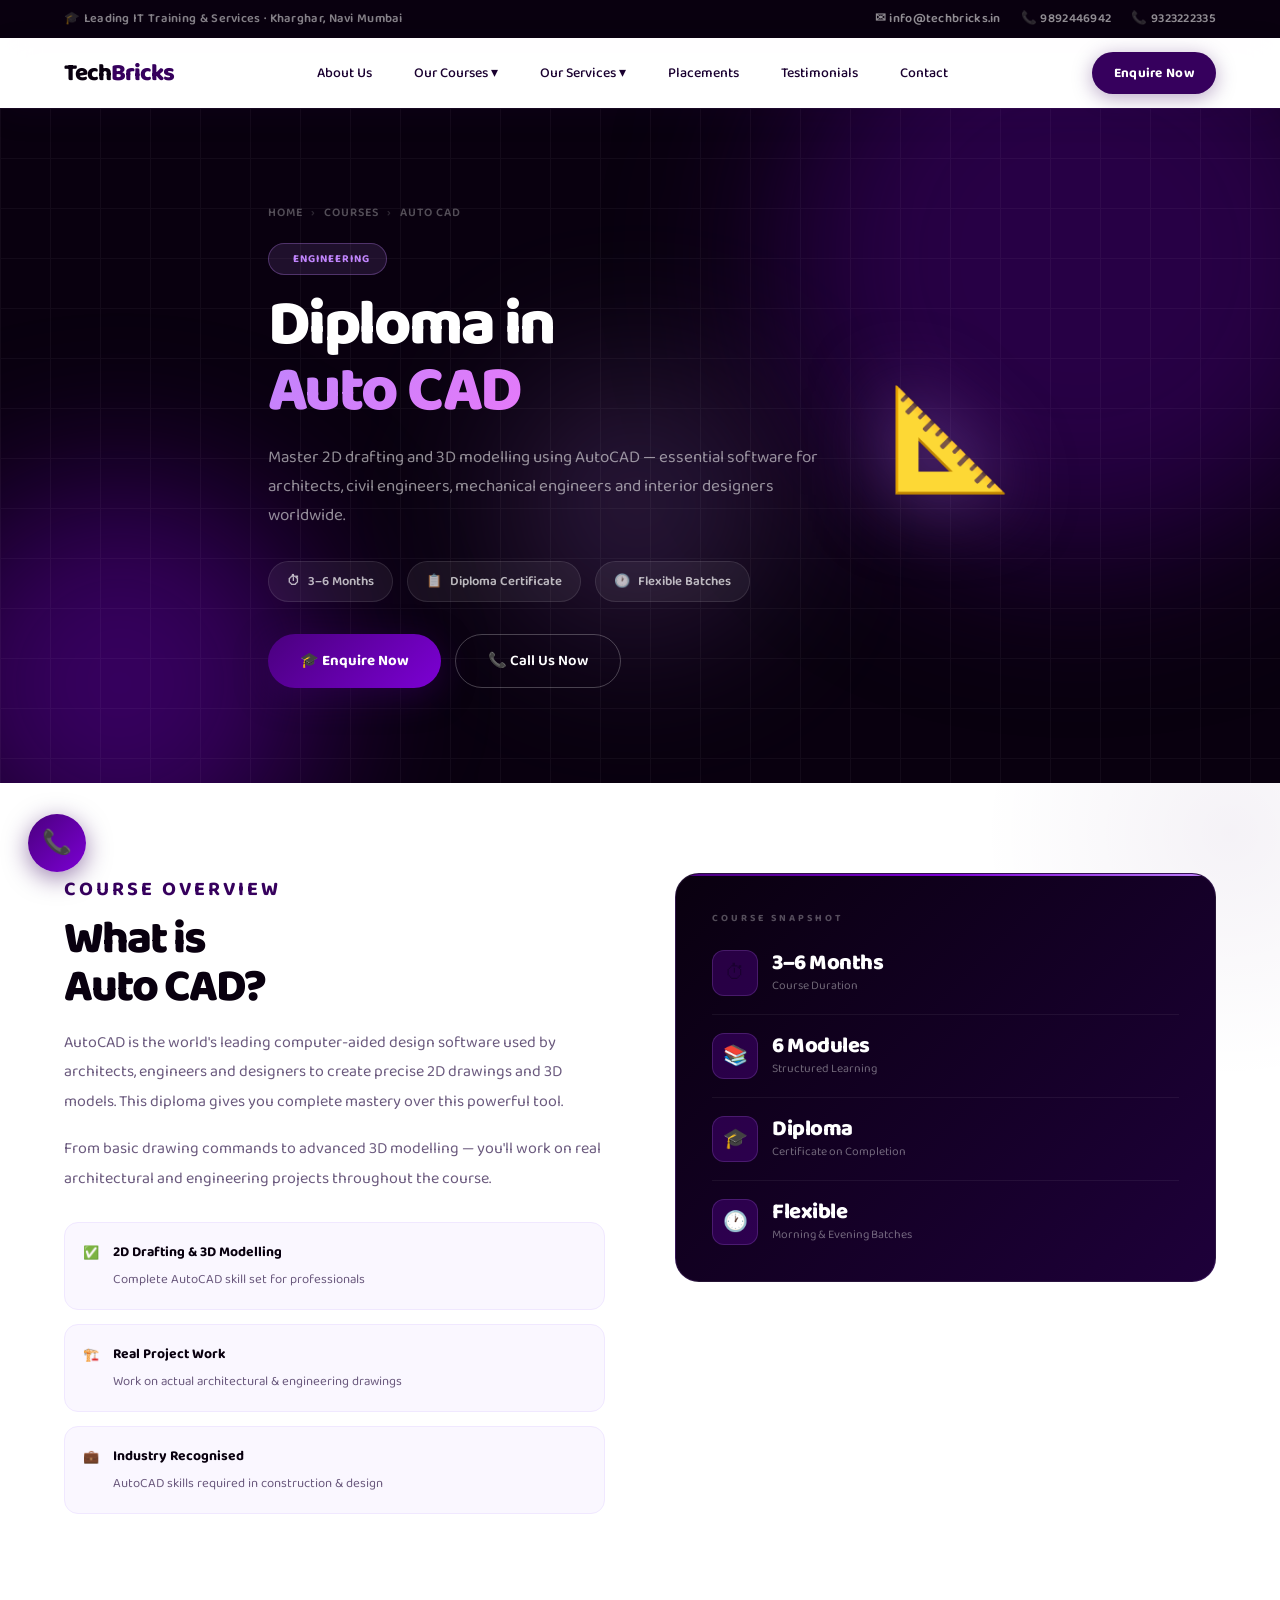
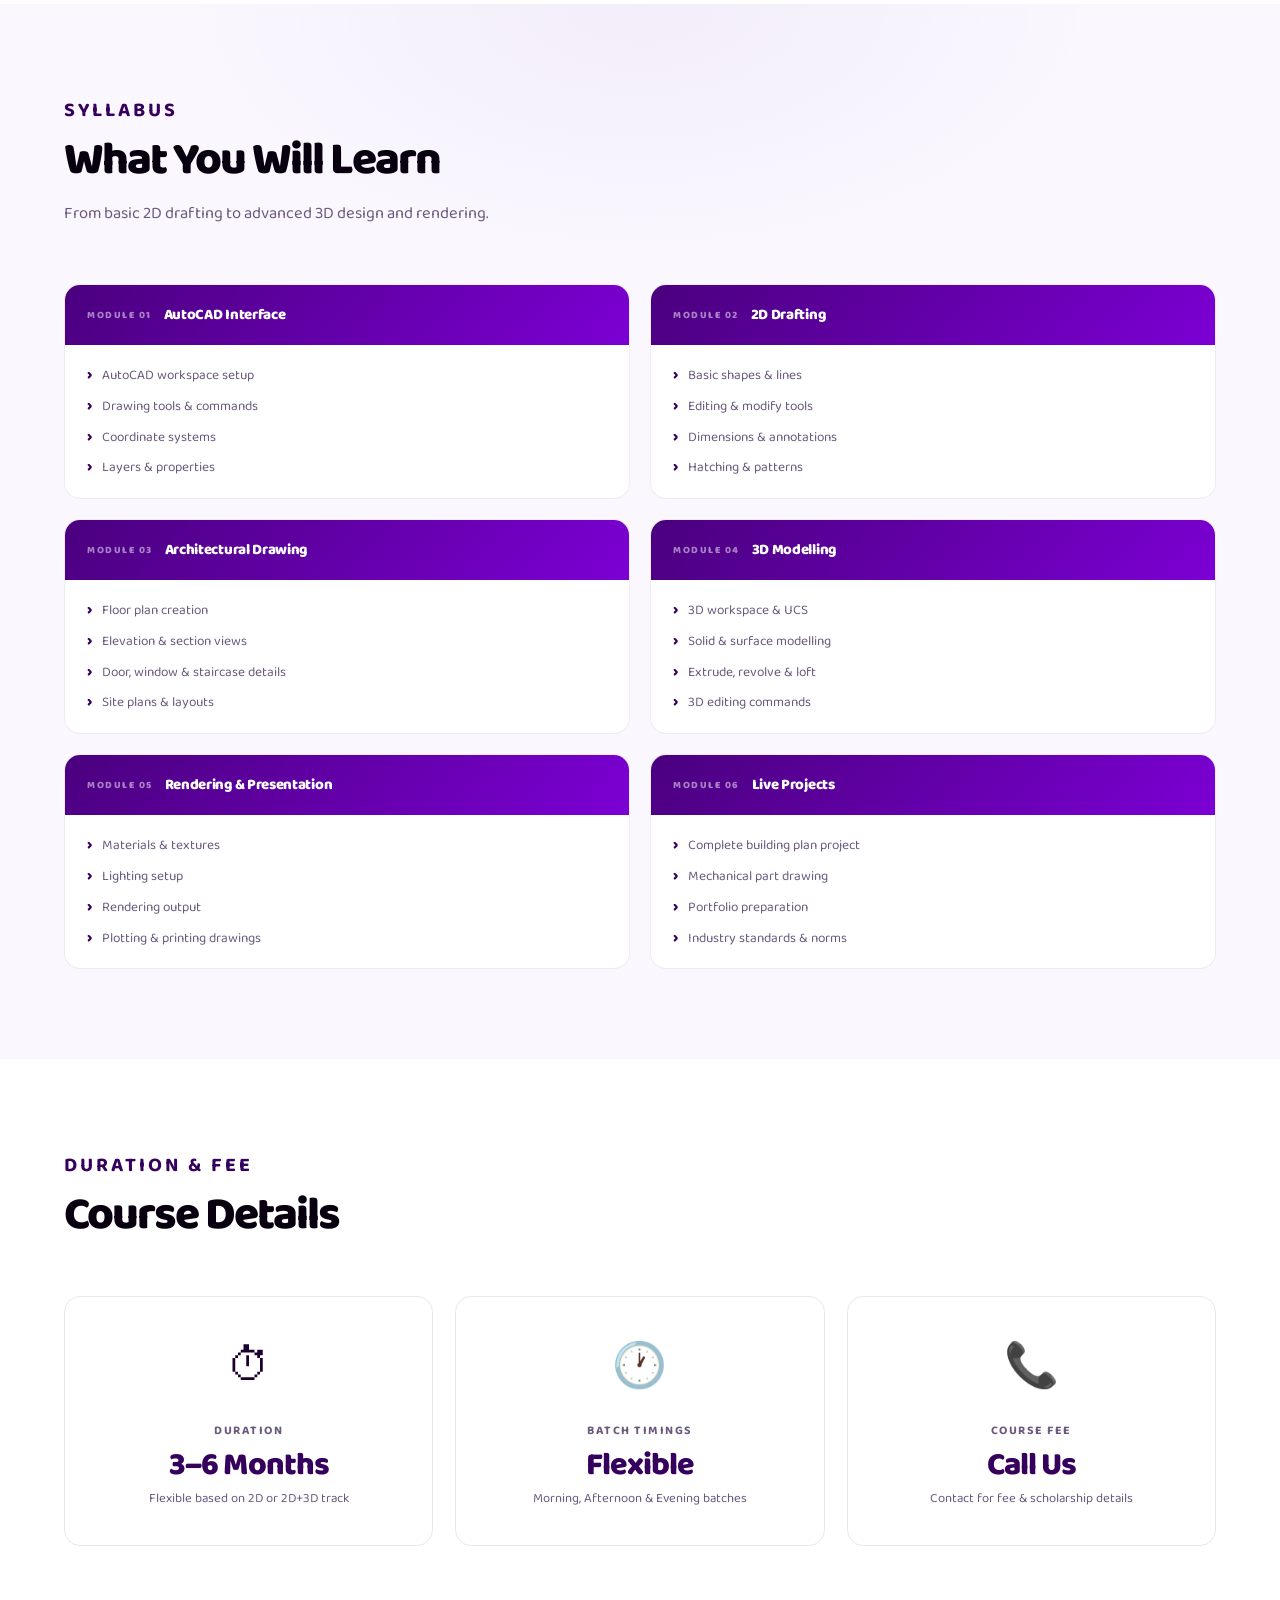
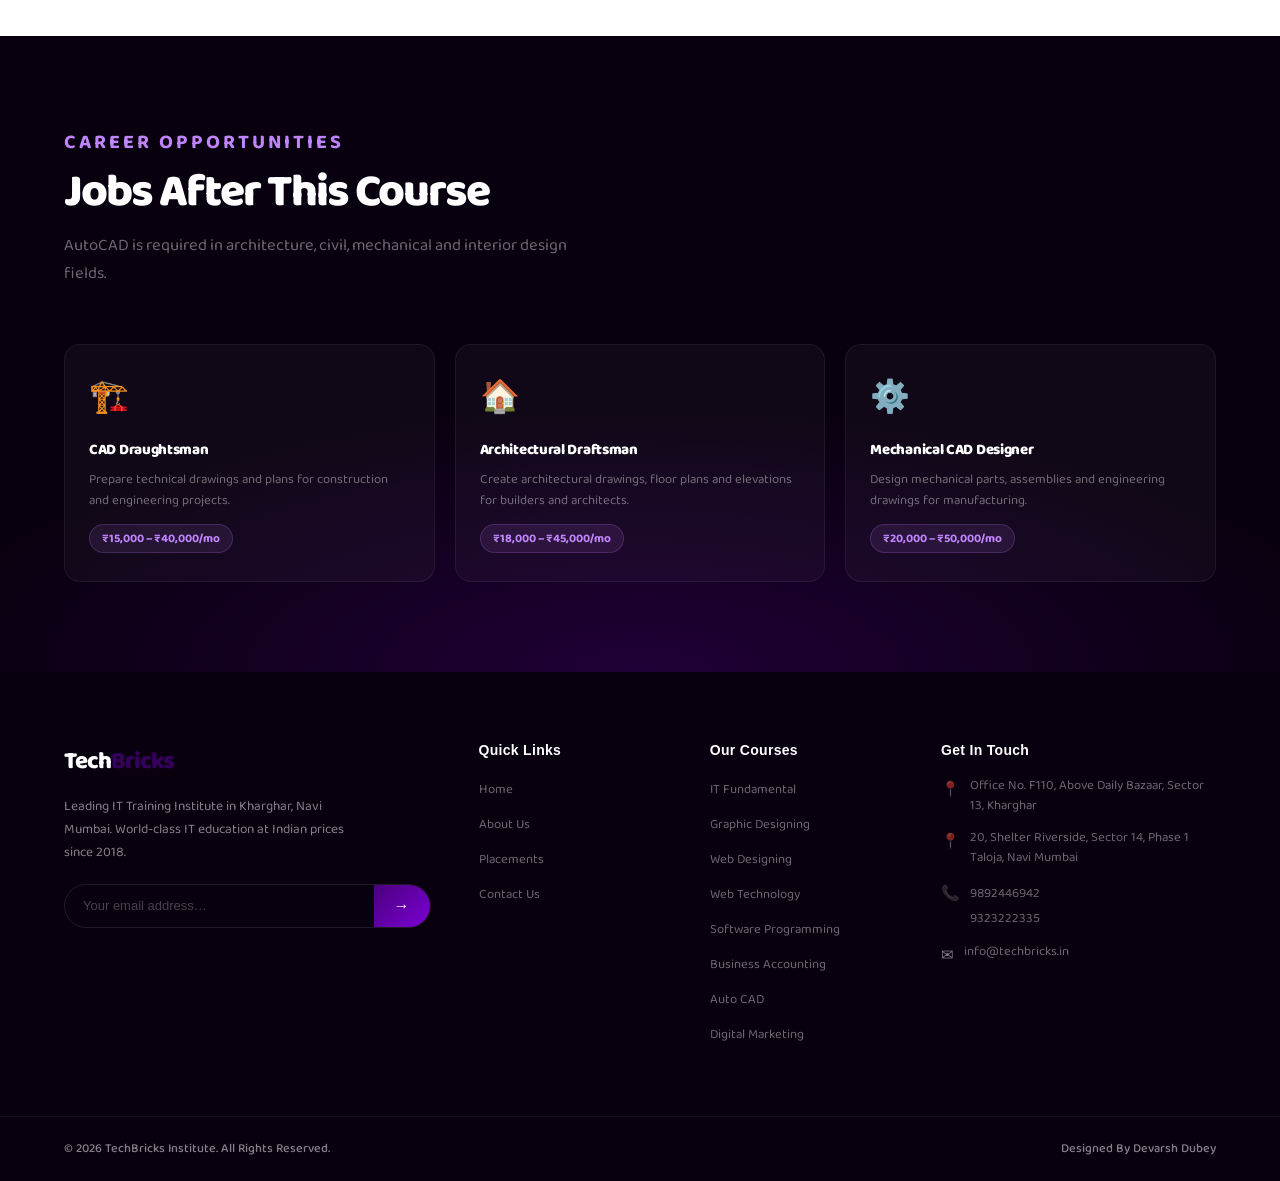
<file: autocad.html>
<!DOCTYPE html>
<html lang="en">
<head>
<meta charset="UTF-8">
<meta name="viewport" content="width=device-width, initial-scale=1.0">
<title>Diploma in Auto CAD – TechBricks</title>
<link href="https://fonts.googleapis.com/css2?family=Baloo+2:wght@400..800&display=swap" rel="stylesheet">
<link rel="stylesheet" href="styles.css">
<link rel="stylesheet" href="style2.css">
</head>
<body>
<div class="topbar"><div class="tbi"><span>🎓 Leading IT Training &amp; Services · Kharghar, Navi Mumbai</span><div class="tbr"><a href="mailto:info@techbricks.in">✉ info@techbricks.in</a><a href="tel:9892446942">📞 9892446942</a><a href="tel:9323222335">📞 9323222335</a></div></div></div>
<nav><div class="ni"><a href="index.html" class="logo">Tech<span>Bricks</span></a><ul class="nl"><li><a href="index.html#about">About Us</a></li><li class="dropdown"><a href="index.html#courses">Our Courses ▾</a><div class="dmenu"><h5>Our Courses</h5><a href="it-fundamental.html">IT Fundamental Course</a><a href="graphic-designing.html">Diploma in Graphic Designing</a><a href="web-designing.html">Diploma in Web Designing</a><a href="web-technology.html">Diploma in Web Technology</a><a href="software-programming.html">Diploma in Software Programming</a><a href="business-accounting.html">Business Accounting &amp; Taxation</a><a href="auto-cad.html">Diploma in Auto CAD</a><a href="hardware-networking.html">Hardware &amp; Networking</a><a href="digital-marketing.html">Digital Marketing</a></div></li><li class="dropdown"><a href="index.html#services">Our Services ▾</a><div class="dmenu"><h5>Our Services</h5><a href="index.html#services">Website Designing</a><a href="index.html#services">Digital Marketing</a></div></li><li><a href="index.html#why">Placements</a></li><li><a href="index.html#testi">Testimonials</a></li><li><a href="index.html#contact">Contact</a></li></ul><button class="btn-eq" onclick="openModal()">Enquire Now</button><button class="hbg" id="hbg" aria-label="Menu"><span class="b"></span><span class="b"></span><span class="b"></span></button></div></nav>
<div class="mnav" id="mnav"><ul class="mnl"><li><a href="index.html#about">About Us</a></li><li><a href="it-fundamental.html" class="mst" data-t="mc1">Our Courses <span class="marr">›</span></a><div class="msub" id="mc1"><a href="it-fundamental.html">IT Fundamental Course</a><a href="graphic-designing.html">Graphic Designing</a><a href="web-designing.html">Web Designing</a><a href="web-technology.html">Web Technology</a><a href="software-programming.html">Software Programming</a><a href="business-accounting.html">Business Accounting</a><a href="auto-cad.html">Auto CAD</a><a href="hardware-networking.html">Hardware &amp; Networking</a><a href="digital-marketing.html">Digital Marketing</a></div></li><li><a href="index.html#services" class="mst" data-t="mc2">Our Services <span class="marr">›</span></a><div class="msub" id="mc2"><a href="index.html#services">Website Designing</a><a href="index.html#services">Digital Marketing</a></div></li><li><a href="index.html#why">Placements</a></li><li><a href="index.html#testi">Testimonials</a></li><li><a href="index.html#contact">Contact Us</a></li></ul><div class="mnf"><p class="mnfl">📞 Call Us Directly</p><a href="tel:9892446942" class="mcl">📞 9892446942</a><a href="tel:9323222335" class="mcl">📞 9323222335</a><button class="meb" onclick="openModal();closeMnav()">🎓 Enquire Now</button></div></div>

<section class="chero">
  <div class="orb orb1"></div><div class="orb orb2"></div><div class="orb orb3"></div><div class="hgrid"></div>
  <div class="chi"><div>
    <div class="cbread"><a href="index.html">Home</a><span>›</span><a href="index.html#courses">Courses</a><span>›</span>Auto CAD</div>
    <div class="chero-badge"><span class="dot"></span> Engineering</div>
    <h1>Diploma in<br><em>Auto CAD</em></h1>
    <p class="chero-desc">Master 2D drafting and 3D modelling using AutoCAD — essential software for architects, civil engineers, mechanical engineers and interior designers worldwide.</p>
    <div class="cmeta"><div class="cmi"><span>⏱</span> 3–6 Months</div><div class="cmi"><span>📋</span> Diploma Certificate</div><div class="cmi"><span>🕐</span> Flexible Batches</div></div>
    <div class="chcta"><button class="btn-p" onclick="openModal()">🎓 Enquire Now</button><a href="tel:9892446942" class="btn-o">📞 Call Us Now</a></div>
  </div><div class="cicon">📐</div></div>
</section>

<section class="ov"><div class="container"><div class="ovg">
  <div class="ov-left reveal"><span class="slbl2">Course Overview</span><h2 class="stitle">What is<br>Auto CAD?</h2><p>AutoCAD is the world's leading computer-aided design software used by architects, engineers and designers to create precise 2D drawings and 3D models. This diploma gives you complete mastery over this powerful tool.</p><p>From basic drawing commands to advanced 3D modelling — you'll work on real architectural and engineering projects throughout the course.</p><div class="ov-hls"><div class="ov-hl"><span class="ov-hl-ico">✅</span><div><strong>2D Drafting &amp; 3D Modelling</strong><span>Complete AutoCAD skill set for professionals</span></div></div><div class="ov-hl"><span class="ov-hl-ico">🏗️</span><div><strong>Real Project Work</strong><span>Work on actual architectural &amp; engineering drawings</span></div></div><div class="ov-hl"><span class="ov-hl-ico">💼</span><div><strong>Industry Recognised</strong><span>AutoCAD skills required in construction &amp; design</span></div></div></div></div>
  <div class="ov-card reveal"><div class="ov-card-ttl">Course Snapshot</div><div class="ov-st"><div class="ov-st-ico">⏱</div><div><div class="ov-st-num">3–6 Months</div><div class="ov-st-lbl">Course Duration</div></div></div><div class="ov-st"><div class="ov-st-ico">📚</div><div><div class="ov-st-num">6 Modules</div><div class="ov-st-lbl">Structured Learning</div></div></div><div class="ov-st"><div class="ov-st-ico">🎓</div><div><div class="ov-st-num">Diploma</div><div class="ov-st-lbl">Certificate on Completion</div></div></div><div class="ov-st"><div class="ov-st-ico">🕐</div><div><div class="ov-st-num">Flexible</div><div class="ov-st-lbl">Morning &amp; Evening Batches</div></div></div></div>
</div></div></section>

<section class="syl"><div class="container"><div class="tb reveal"><span class="slbl2">Syllabus</span><h2 class="stitle">What You Will Learn</h2><p class="ssub">From basic 2D drafting to advanced 3D design and rendering.</p></div>
<div class="syl-grid">
  <div class="smod reveal"><div class="smod-head"><span class="smod-n">MODULE 01</span><h4>AutoCAD Interface</h4></div><div class="smod-body"><ul><li>AutoCAD workspace setup</li><li>Drawing tools &amp; commands</li><li>Coordinate systems</li><li>Layers &amp; properties</li></ul></div></div>
  <div class="smod reveal"><div class="smod-head"><span class="smod-n">MODULE 02</span><h4>2D Drafting</h4></div><div class="smod-body"><ul><li>Basic shapes &amp; lines</li><li>Editing &amp; modify tools</li><li>Dimensions &amp; annotations</li><li>Hatching &amp; patterns</li></ul></div></div>
  <div class="smod reveal"><div class="smod-head"><span class="smod-n">MODULE 03</span><h4>Architectural Drawing</h4></div><div class="smod-body"><ul><li>Floor plan creation</li><li>Elevation &amp; section views</li><li>Door, window &amp; staircase details</li><li>Site plans &amp; layouts</li></ul></div></div>
  <div class="smod reveal"><div class="smod-head"><span class="smod-n">MODULE 04</span><h4>3D Modelling</h4></div><div class="smod-body"><ul><li>3D workspace &amp; UCS</li><li>Solid &amp; surface modelling</li><li>Extrude, revolve &amp; loft</li><li>3D editing commands</li></ul></div></div>
  <div class="smod reveal"><div class="smod-head"><span class="smod-n">MODULE 05</span><h4>Rendering &amp; Presentation</h4></div><div class="smod-body"><ul><li>Materials &amp; textures</li><li>Lighting setup</li><li>Rendering output</li><li>Plotting &amp; printing drawings</li></ul></div></div>
  <div class="smod reveal"><div class="smod-head"><span class="smod-n">MODULE 06</span><h4>Live Projects</h4></div><div class="smod-body"><ul><li>Complete building plan project</li><li>Mechanical part drawing</li><li>Portfolio preparation</li><li>Industry standards &amp; norms</li></ul></div></div>
</div></div></section>

<section class="dur"><div class="container"><div class="tb reveal"><span class="slbl2">Duration &amp; Fee</span><h2 class="stitle">Course Details</h2></div><div class="dur-grid"><div class="dur-card reveal"><span class="dur-ico">⏱</span><h4>Duration</h4><div class="dur-val">3–6 Months</div><div class="dur-sub">Flexible based on 2D or 2D+3D track</div></div><div class="dur-card reveal"><span class="dur-ico">🕐</span><h4>Batch Timings</h4><div class="dur-val">Flexible</div><div class="dur-sub">Morning, Afternoon &amp; Evening batches</div></div><div class="dur-card reveal"><span class="dur-ico">📞</span><h4>Course Fee</h4><div class="dur-val">Call Us</div><div class="dur-sub">Contact for fee &amp; scholarship details</div></div></div></div></section>

<section class="car"><div class="container"><div class="tb reveal"><span class="slbl2" style="color:var(--accent)">Career Opportunities</span><h2 class="stitle">Jobs After This Course</h2><p class="ssub">AutoCAD is required in architecture, civil, mechanical and interior design fields.</p></div>
<div class="car-grid"><div class="car-card reveal"><span class="car-ico">🏗️</span><h4>CAD Draughtsman</h4><p>Prepare technical drawings and plans for construction and engineering projects.</p><span class="car-sal">₹15,000 – ₹40,000/mo</span></div><div class="car-card reveal"><span class="car-ico">🏠</span><h4>Architectural Draftsman</h4><p>Create architectural drawings, floor plans and elevations for builders and architects.</p><span class="car-sal">₹18,000 – ₹45,000/mo</span></div><div class="car-card reveal"><span class="car-ico">⚙️</span><h4>Mechanical CAD Designer</h4><p>Design mechanical parts, assemblies and engineering drawings for manufacturing.</p><span class="car-sal">₹20,000 – ₹50,000/mo</span></div></div>
</div></section>

<footer><div class="ftop"><div class="container"><div class="fg"><div class="fb"><a href="index.html" class="logo">Tech<span>Bricks</span></a><p>Leading IT Training Institute in Kharghar, Navi Mumbai. World-class IT education at Indian prices since 2018.</p><div class="nf"><input type="email" placeholder="Your email address…"><button type="button">→</button></div></div><div class="fc"><h5>Quick Links</h5><ul><li><a href="index.html">Home</a></li><li><a href="index.html#about">About Us</a></li><li><a href="index.html#why">Placements</a></li><li><a href="index.html#contact">Contact Us</a></li></ul></div><div class="fc"><h5>Our Courses</h5><ul><li><a href="it-fundamental.html">IT Fundamental</a></li><li><a href="graphic-designing.html">Graphic Designing</a></li><li><a href="web-designing.html">Web Designing</a></li><li><a href="web-technology.html">Web Technology</a></li><li><a href="software-programming.html">Software Programming</a></li><li><a href="business-accounting.html">Business Accounting</a></li><li><a href="auto-cad.html">Auto CAD</a></li><li><a href="digital-marketing.html">Digital Marketing</a></li></ul></div><div class="fc"><h5>Get In Touch</h5><div class="ci"><span class="cico">📍</span><p>Office No. F110, Above Daily Bazaar, Sector 13, Kharghar</p></div><div class="ci"><span class="cico">📍</span><p>20, Shelter Riverside, Sector 14, Phase 1 Taloja, Navi Mumbai</p></div><div class="ci"><span class="cico">📞</span><div><a href="tel:9892446942">9892446942</a><br><a href="tel:9323222335">9323222335</a></div></div><div class="ci"><span class="cico">✉</span><a href="mailto:info@techbricks.in">info@techbricks.in</a></div></div></div></div></div><div class="container"><div class="fbot"><span>© 2026 TechBricks Institute. All Rights Reserved.</span><span>Designed By Devarsh Dubey</span></div></div></footer>
<a href="tel:9892446942" class="fcall" title="Call Us Now">📞</a>
<div class="mover" id="enquiryModal" onclick="if(event.target===this)closeModal()"><div class="modal"><div class="mh"><div><h3>🎓 Enquire Now</h3><p>We'll get back to you within 24 hours</p></div><button class="mclose" onclick="closeModal()">✕</button></div><div class="mbody"><div class="frow"><div class="fg2"><label>Name *</label><input type="text" placeholder="Enter your name here"></div></div><div class="fg2"><label>Mobile Number *</label><input type="tel" placeholder="+91 99XXXXXXXX"></div><div class="fg2"><label>Email Address</label><input type="email" placeholder="you@example.com"></div><div class="fg2"><label>Course of Interest *</label><select><option value="">— Select a Course —</option><option>IT Fundamental Course</option><option>Diploma in Graphic Designing</option><option>Diploma in Web Designing</option><option>Diploma in Web Technology</option><option>Diploma in Software Programming</option><option>Business Accounting &amp; Taxation</option><option selected>Diploma in Auto CAD</option><option>Hardware &amp; Networking</option><option>Digital Marketing</option></select></div><div class="fg2"><label>Message</label><textarea placeholder="Any specific questions or requirements…"></textarea></div><button class="btn-sub" onclick="submitForm()">Send Enquiry on WhatsApp →</button><p class="mnote">📞 Prefer to call? <a href="tel:9892446942">9892446942</a></p></div></div></div>
<script src="script.js"></script>
</body></html>
</file>
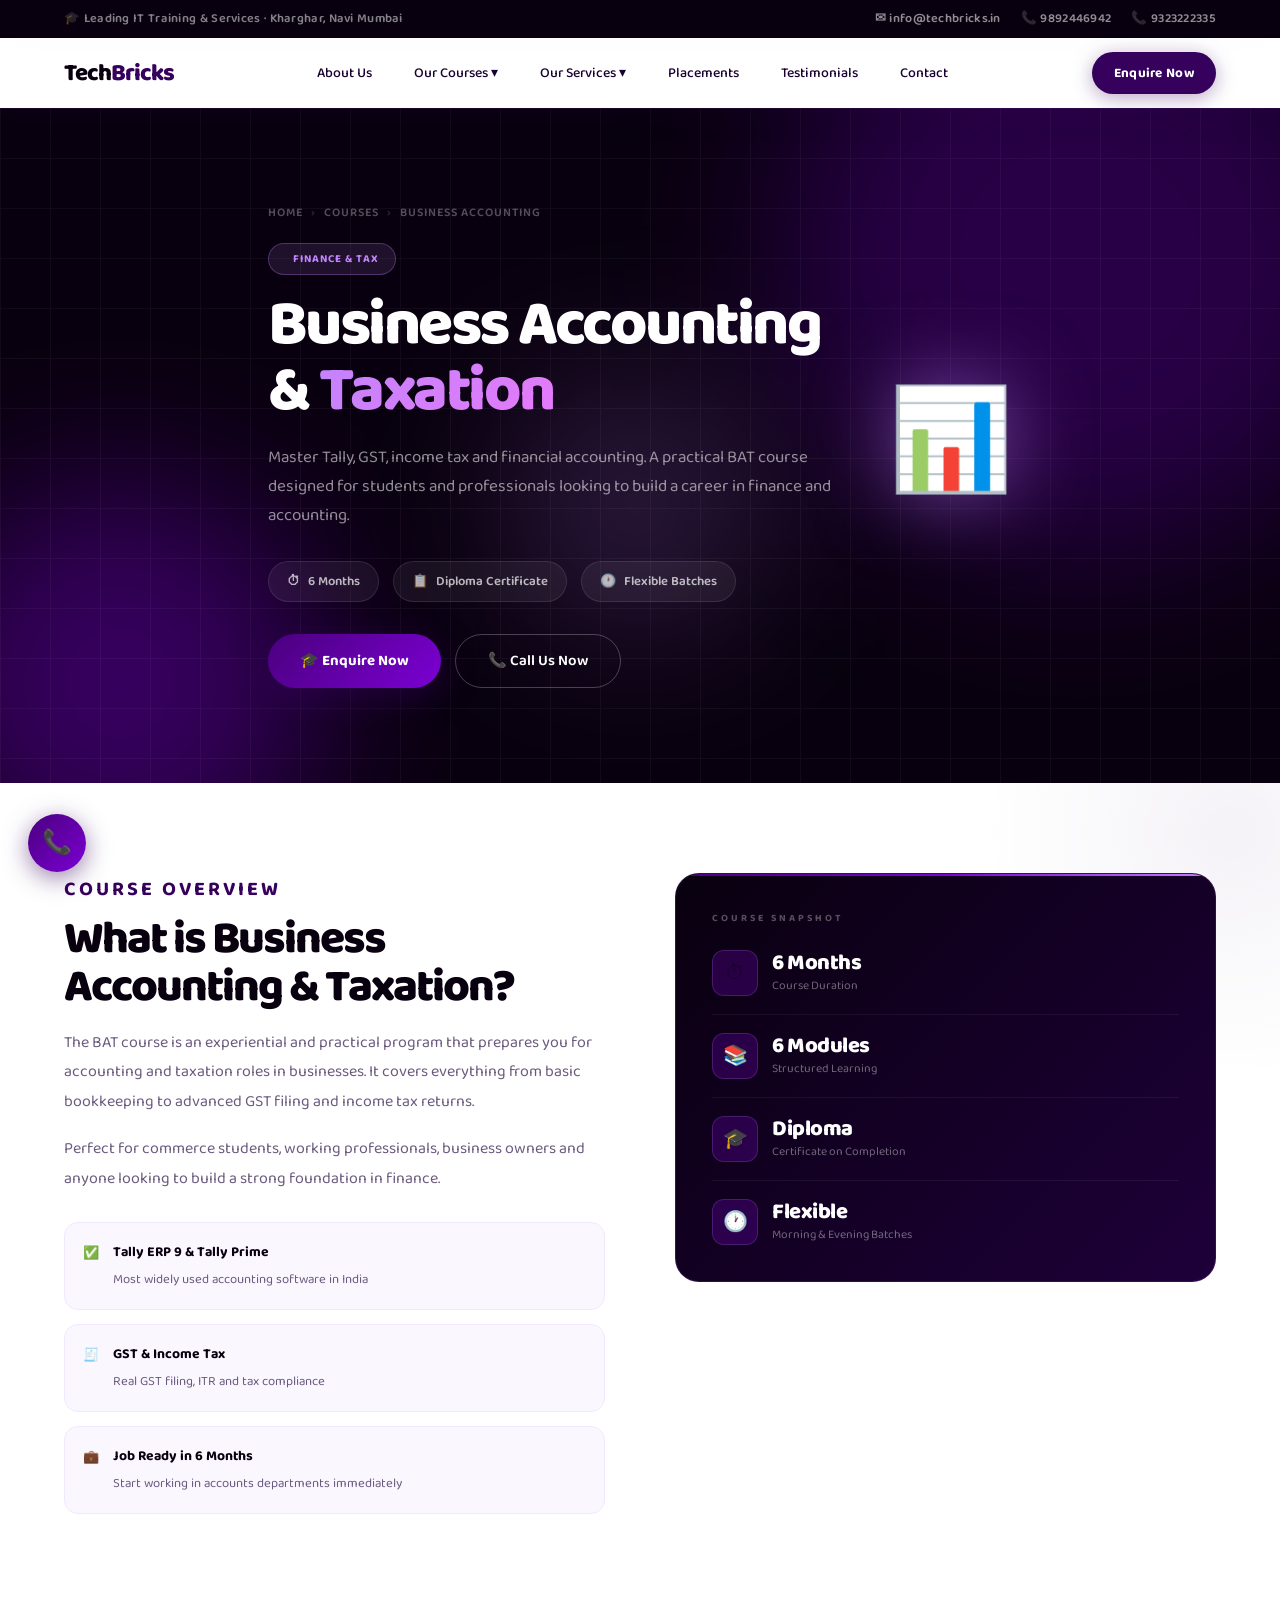
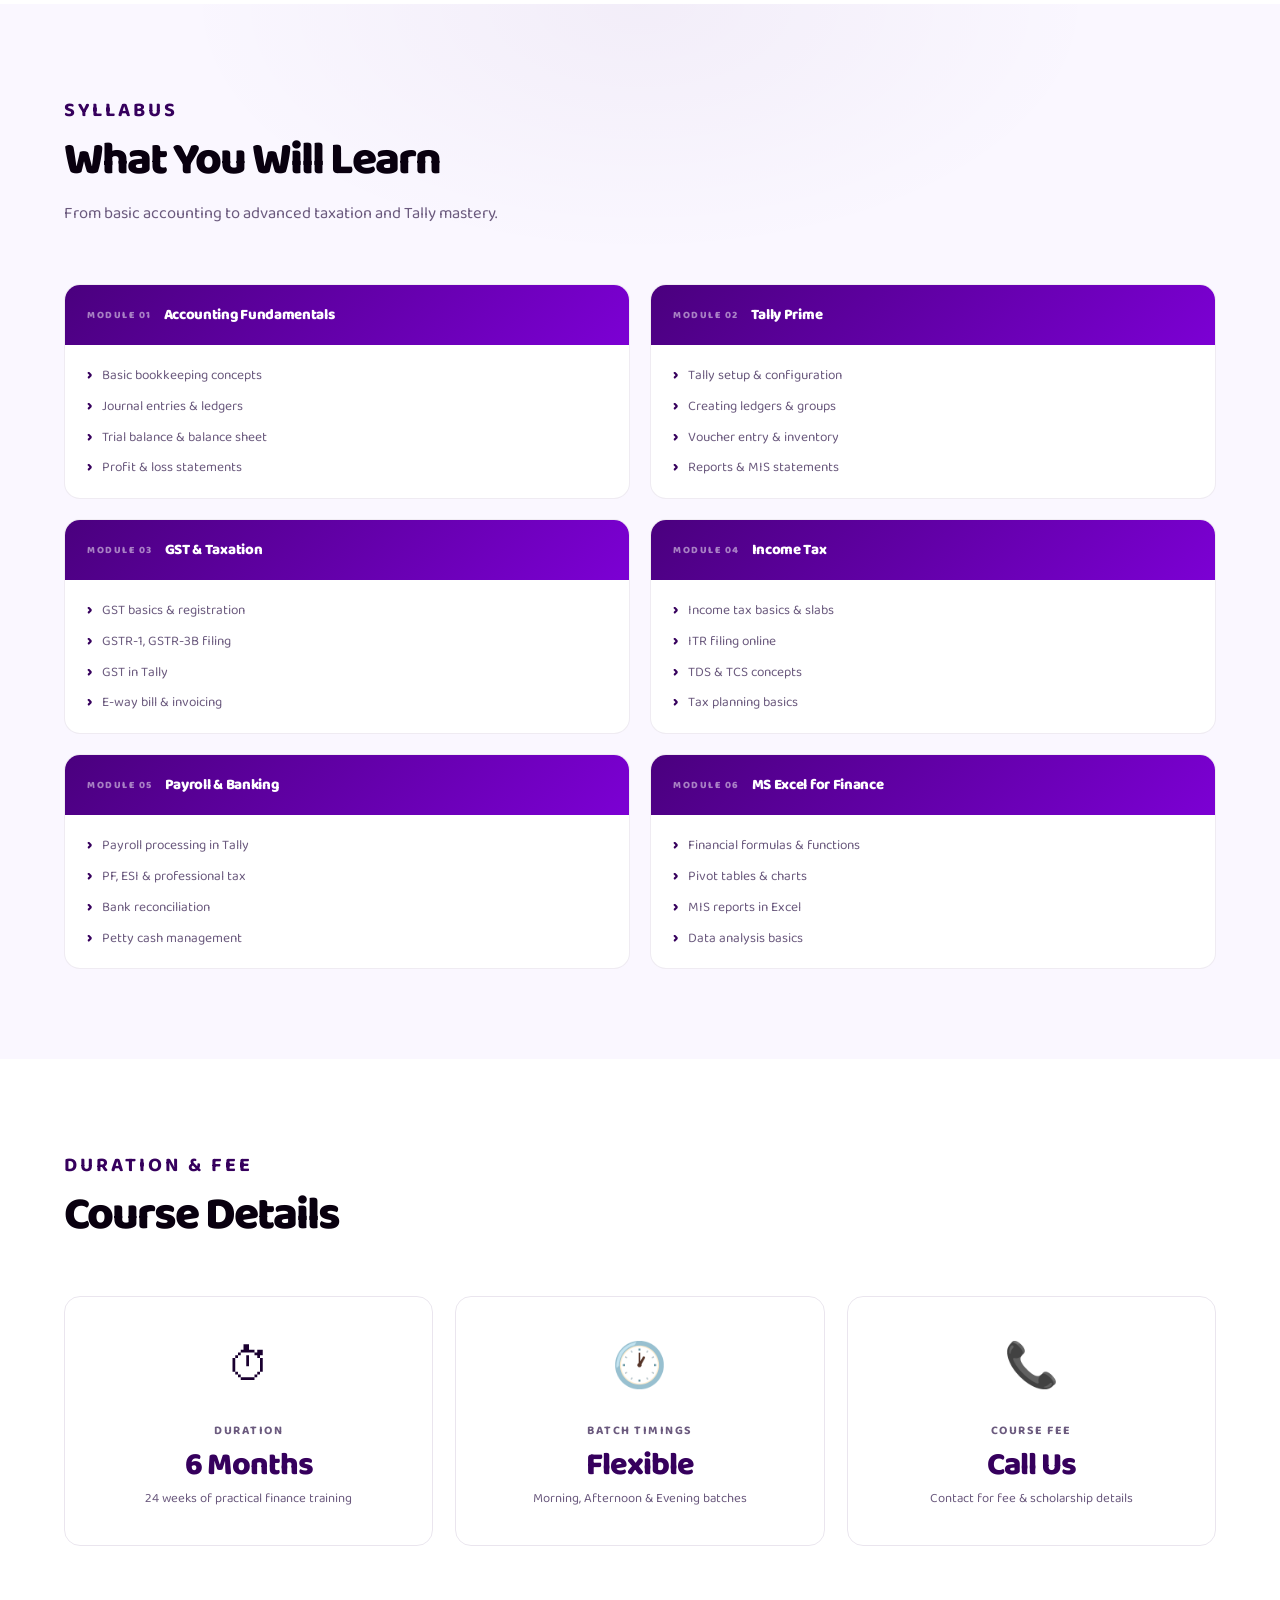
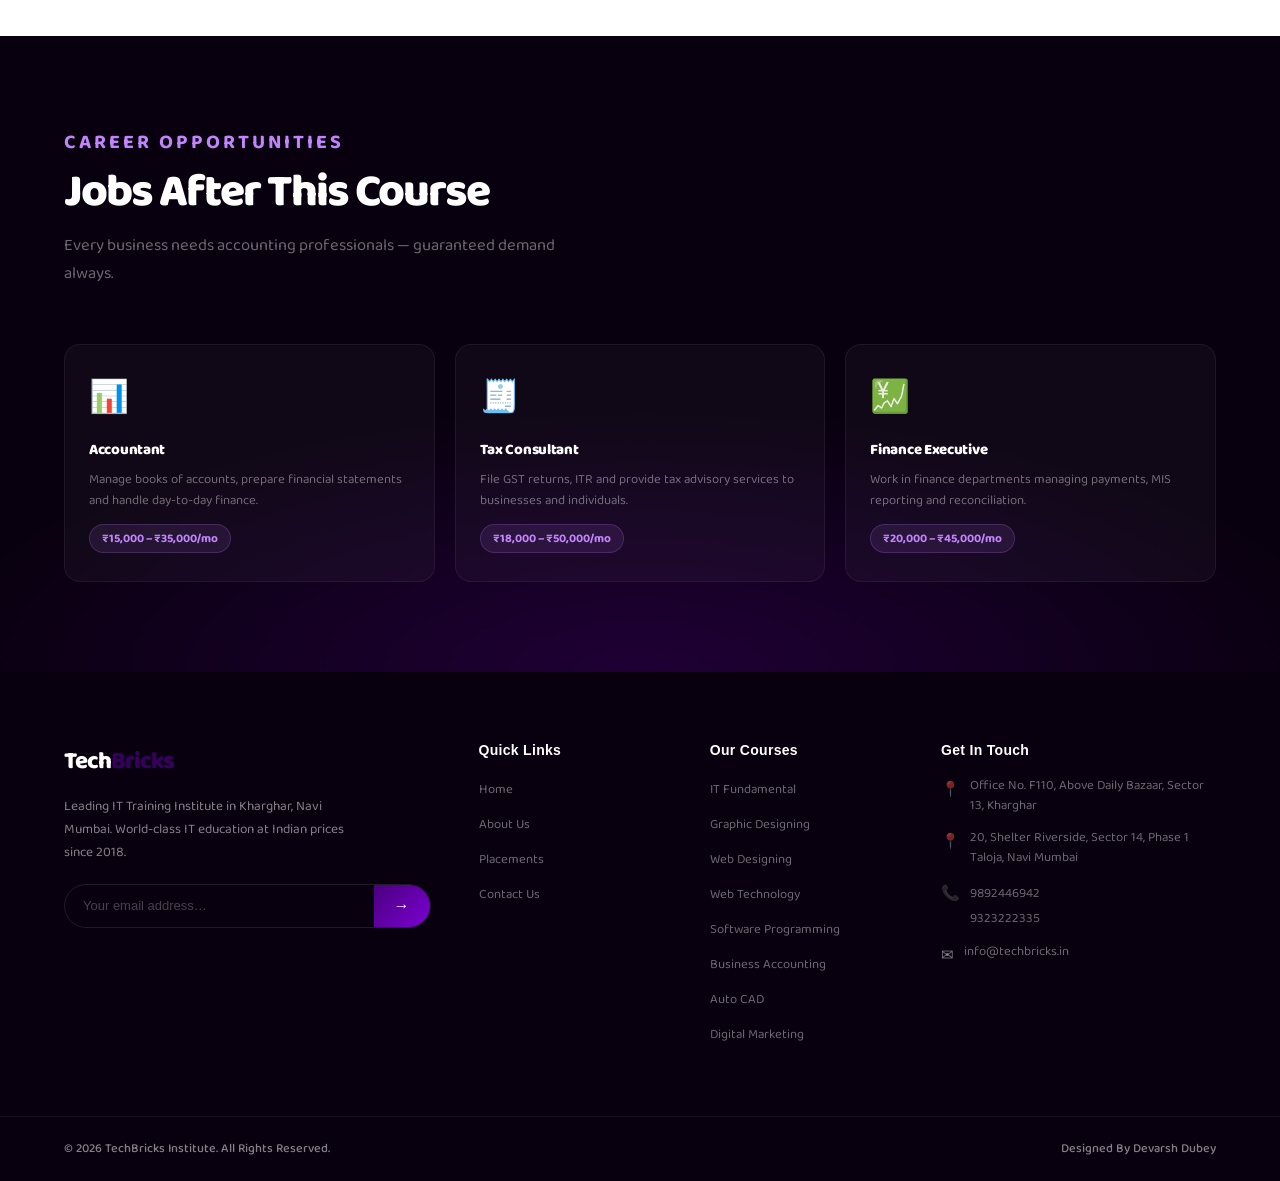
<file: Buisness_Accounting.html>
<!DOCTYPE html>
<html lang="en">
<head>
<meta charset="UTF-8">
<meta name="viewport" content="width=device-width, initial-scale=1.0">
<title>Business Accounting & Taxation – TechBricks</title>
<link href="https://fonts.googleapis.com/css2?family=Baloo+2:wght@400..800&display=swap" rel="stylesheet">
<link rel="stylesheet" href="styles.css">
<link rel="stylesheet" href="style2.css">
</head>
<body>
<div class="topbar"><div class="tbi"><span>🎓 Leading IT Training &amp; Services · Kharghar, Navi Mumbai</span><div class="tbr"><a href="mailto:info@techbricks.in">✉ info@techbricks.in</a><a href="tel:9892446942">📞 9892446942</a><a href="tel:9323222335">📞 9323222335</a></div></div></div>
<nav><div class="ni"><a href="index.html" class="logo">Tech<span>Bricks</span></a><ul class="nl"><li><a href="index.html#about">About Us</a></li><li class="dropdown"><a href="index.html#courses">Our Courses ▾</a><div class="dmenu"><h5>Our Courses</h5><a href="it-fundamental.html">IT Fundamental Course</a><a href="graphic-designing.html">Diploma in Graphic Designing</a><a href="web-designing.html">Diploma in Web Designing</a><a href="web-technology.html">Diploma in Web Technology</a><a href="software-programming.html">Diploma in Software Programming</a><a href="business-accounting.html">Business Accounting &amp; Taxation</a><a href="auto-cad.html">Diploma in Auto CAD</a><a href="hardware-networking.html">Hardware &amp; Networking</a><a href="digital-marketing.html">Digital Marketing</a></div></li><li class="dropdown"><a href="index.html#services">Our Services ▾</a><div class="dmenu"><h5>Our Services</h5><a href="index.html#services">Website Designing</a><a href="index.html#services">Digital Marketing</a></div></li><li><a href="index.html#why">Placements</a></li><li><a href="index.html#testi">Testimonials</a></li><li><a href="index.html#contact">Contact</a></li></ul><button class="btn-eq" onclick="openModal()">Enquire Now</button><button class="hbg" id="hbg" aria-label="Menu"><span class="b"></span><span class="b"></span><span class="b"></span></button></div></nav>
<div class="mnav" id="mnav"><ul class="mnl"><li><a href="index.html#about">About Us</a></li><li><a href="it-fundamental.html" class="mst" data-t="mc1">Our Courses <span class="marr">›</span></a><div class="msub" id="mc1"><a href="it-fundamental.html">IT Fundamental Course</a><a href="graphic-designing.html">Graphic Designing</a><a href="web-designing.html">Web Designing</a><a href="web-technology.html">Web Technology</a><a href="software-programming.html">Software Programming</a><a href="business-accounting.html">Business Accounting</a><a href="auto-cad.html">Auto CAD</a><a href="hardware-networking.html">Hardware &amp; Networking</a><a href="digital-marketing.html">Digital Marketing</a></div></li><li><a href="index.html#services" class="mst" data-t="mc2">Our Services <span class="marr">›</span></a><div class="msub" id="mc2"><a href="index.html#services">Website Designing</a><a href="index.html#services">Digital Marketing</a></div></li><li><a href="index.html#why">Placements</a></li><li><a href="index.html#testi">Testimonials</a></li><li><a href="index.html#contact">Contact Us</a></li></ul><div class="mnf"><p class="mnfl">📞 Call Us Directly</p><a href="tel:9892446942" class="mcl">📞 9892446942</a><a href="tel:9323222335" class="mcl">📞 9323222335</a><button class="meb" onclick="openModal();closeMnav()">🎓 Enquire Now</button></div></div>

<section class="chero">
  <div class="orb orb1"></div><div class="orb orb2"></div><div class="orb orb3"></div><div class="hgrid"></div>
  <div class="chi"><div>
    <div class="cbread"><a href="index.html">Home</a><span>›</span><a href="index.html#courses">Courses</a><span>›</span>Business Accounting</div>
    <div class="chero-badge"><span class="dot"></span> Finance &amp; Tax</div>
    <h1>Business Accounting<br>&amp; <em>Taxation</em></h1>
    <p class="chero-desc">Master Tally, GST, income tax and financial accounting. A practical BAT course designed for students and professionals looking to build a career in finance and accounting.</p>
    <div class="cmeta"><div class="cmi"><span>⏱</span> 6 Months</div><div class="cmi"><span>📋</span> Diploma Certificate</div><div class="cmi"><span>🕐</span> Flexible Batches</div></div>
    <div class="chcta"><button class="btn-p" onclick="openModal()">🎓 Enquire Now</button><a href="tel:9892446942" class="btn-o">📞 Call Us Now</a></div>
  </div><div class="cicon">📊</div></div>
</section>

<section class="ov"><div class="container"><div class="ovg">
  <div class="ov-left reveal"><span class="slbl2">Course Overview</span><h2 class="stitle">What is Business<br>Accounting &amp; Taxation?</h2><p>The BAT course is an experiential and practical program that prepares you for accounting and taxation roles in businesses. It covers everything from basic bookkeeping to advanced GST filing and income tax returns.</p><p>Perfect for commerce students, working professionals, business owners and anyone looking to build a strong foundation in finance.</p><div class="ov-hls"><div class="ov-hl"><span class="ov-hl-ico">✅</span><div><strong>Tally ERP 9 &amp; Tally Prime</strong><span>Most widely used accounting software in India</span></div></div><div class="ov-hl"><span class="ov-hl-ico">🧾</span><div><strong>GST &amp; Income Tax</strong><span>Real GST filing, ITR and tax compliance</span></div></div><div class="ov-hl"><span class="ov-hl-ico">💼</span><div><strong>Job Ready in 6 Months</strong><span>Start working in accounts departments immediately</span></div></div></div></div>
  <div class="ov-card reveal"><div class="ov-card-ttl">Course Snapshot</div><div class="ov-st"><div class="ov-st-ico">⏱</div><div><div class="ov-st-num">6 Months</div><div class="ov-st-lbl">Course Duration</div></div></div><div class="ov-st"><div class="ov-st-ico">📚</div><div><div class="ov-st-num">6 Modules</div><div class="ov-st-lbl">Structured Learning</div></div></div><div class="ov-st"><div class="ov-st-ico">🎓</div><div><div class="ov-st-num">Diploma</div><div class="ov-st-lbl">Certificate on Completion</div></div></div><div class="ov-st"><div class="ov-st-ico">🕐</div><div><div class="ov-st-num">Flexible</div><div class="ov-st-lbl">Morning &amp; Evening Batches</div></div></div></div>
</div></div></section>

<section class="syl"><div class="container"><div class="tb reveal"><span class="slbl2">Syllabus</span><h2 class="stitle">What You Will Learn</h2><p class="ssub">From basic accounting to advanced taxation and Tally mastery.</p></div>
<div class="syl-grid">
  <div class="smod reveal"><div class="smod-head"><span class="smod-n">MODULE 01</span><h4>Accounting Fundamentals</h4></div><div class="smod-body"><ul><li>Basic bookkeeping concepts</li><li>Journal entries &amp; ledgers</li><li>Trial balance &amp; balance sheet</li><li>Profit &amp; loss statements</li></ul></div></div>
  <div class="smod reveal"><div class="smod-head"><span class="smod-n">MODULE 02</span><h4>Tally Prime</h4></div><div class="smod-body"><ul><li>Tally setup &amp; configuration</li><li>Creating ledgers &amp; groups</li><li>Voucher entry &amp; inventory</li><li>Reports &amp; MIS statements</li></ul></div></div>
  <div class="smod reveal"><div class="smod-head"><span class="smod-n">MODULE 03</span><h4>GST &amp; Taxation</h4></div><div class="smod-body"><ul><li>GST basics &amp; registration</li><li>GSTR-1, GSTR-3B filing</li><li>GST in Tally</li><li>E-way bill &amp; invoicing</li></ul></div></div>
  <div class="smod reveal"><div class="smod-head"><span class="smod-n">MODULE 04</span><h4>Income Tax</h4></div><div class="smod-body"><ul><li>Income tax basics &amp; slabs</li><li>ITR filing online</li><li>TDS &amp; TCS concepts</li><li>Tax planning basics</li></ul></div></div>
  <div class="smod reveal"><div class="smod-head"><span class="smod-n">MODULE 05</span><h4>Payroll &amp; Banking</h4></div><div class="smod-body"><ul><li>Payroll processing in Tally</li><li>PF, ESI &amp; professional tax</li><li>Bank reconciliation</li><li>Petty cash management</li></ul></div></div>
  <div class="smod reveal"><div class="smod-head"><span class="smod-n">MODULE 06</span><h4>MS Excel for Finance</h4></div><div class="smod-body"><ul><li>Financial formulas &amp; functions</li><li>Pivot tables &amp; charts</li><li>MIS reports in Excel</li><li>Data analysis basics</li></ul></div></div>
</div></div></section>

<section class="dur"><div class="container"><div class="tb reveal"><span class="slbl2">Duration &amp; Fee</span><h2 class="stitle">Course Details</h2></div><div class="dur-grid"><div class="dur-card reveal"><span class="dur-ico">⏱</span><h4>Duration</h4><div class="dur-val">6 Months</div><div class="dur-sub">24 weeks of practical finance training</div></div><div class="dur-card reveal"><span class="dur-ico">🕐</span><h4>Batch Timings</h4><div class="dur-val">Flexible</div><div class="dur-sub">Morning, Afternoon &amp; Evening batches</div></div><div class="dur-card reveal"><span class="dur-ico">📞</span><h4>Course Fee</h4><div class="dur-val">Call Us</div><div class="dur-sub">Contact for fee &amp; scholarship details</div></div></div></div></section>

<section class="car"><div class="container"><div class="tb reveal"><span class="slbl2" style="color:var(--accent)">Career Opportunities</span><h2 class="stitle">Jobs After This Course</h2><p class="ssub">Every business needs accounting professionals — guaranteed demand always.</p></div>
<div class="car-grid"><div class="car-card reveal"><span class="car-ico">📊</span><h4>Accountant</h4><p>Manage books of accounts, prepare financial statements and handle day-to-day finance.</p><span class="car-sal">₹15,000 – ₹35,000/mo</span></div><div class="car-card reveal"><span class="car-ico">🧾</span><h4>Tax Consultant</h4><p>File GST returns, ITR and provide tax advisory services to businesses and individuals.</p><span class="car-sal">₹18,000 – ₹50,000/mo</span></div><div class="car-card reveal"><span class="car-ico">💹</span><h4>Finance Executive</h4><p>Work in finance departments managing payments, MIS reporting and reconciliation.</p><span class="car-sal">₹20,000 – ₹45,000/mo</span></div></div>
</div></section>

<footer><div class="ftop"><div class="container"><div class="fg"><div class="fb"><a href="index.html" class="logo">Tech<span>Bricks</span></a><p>Leading IT Training Institute in Kharghar, Navi Mumbai. World-class IT education at Indian prices since 2018.</p><div class="nf"><input type="email" placeholder="Your email address…"><button type="button">→</button></div></div><div class="fc"><h5>Quick Links</h5><ul><li><a href="index.html">Home</a></li><li><a href="index.html#about">About Us</a></li><li><a href="index.html#why">Placements</a></li><li><a href="index.html#contact">Contact Us</a></li></ul></div><div class="fc"><h5>Our Courses</h5><ul><li><a href="it-fundamental.html">IT Fundamental</a></li><li><a href="graphic-designing.html">Graphic Designing</a></li><li><a href="web-designing.html">Web Designing</a></li><li><a href="web-technology.html">Web Technology</a></li><li><a href="software-programming.html">Software Programming</a></li><li><a href="business-accounting.html">Business Accounting</a></li><li><a href="auto-cad.html">Auto CAD</a></li><li><a href="digital-marketing.html">Digital Marketing</a></li></ul></div><div class="fc"><h5>Get In Touch</h5><div class="ci"><span class="cico">📍</span><p>Office No. F110, Above Daily Bazaar, Sector 13, Kharghar</p></div><div class="ci"><span class="cico">📍</span><p>20, Shelter Riverside, Sector 14, Phase 1 Taloja, Navi Mumbai</p></div><div class="ci"><span class="cico">📞</span><div><a href="tel:9892446942">9892446942</a><br><a href="tel:9323222335">9323222335</a></div></div><div class="ci"><span class="cico">✉</span><a href="mailto:info@techbricks.in">info@techbricks.in</a></div></div></div></div></div><div class="container"><div class="fbot"><span>© 2026 TechBricks Institute. All Rights Reserved.</span><span>Designed By Devarsh Dubey</span></div></div></footer>
<a href="tel:9892446942" class="fcall" title="Call Us Now">📞</a>
<div class="mover" id="enquiryModal" onclick="if(event.target===this)closeModal()"><div class="modal"><div class="mh"><div><h3>🎓 Enquire Now</h3><p>We'll get back to you within 24 hours</p></div><button class="mclose" onclick="closeModal()">✕</button></div><div class="mbody"><div class="frow"><div class="fg2"><label>Name *</label><input type="text" placeholder="Enter your name here"></div></div><div class="fg2"><label>Mobile Number *</label><input type="tel" placeholder="+91 99XXXXXXXX"></div><div class="fg2"><label>Email Address</label><input type="email" placeholder="you@example.com"></div><div class="fg2"><label>Course of Interest *</label><select><option value="">— Select a Course —</option><option>IT Fundamental Course</option><option>Diploma in Graphic Designing</option><option>Diploma in Web Designing</option><option>Diploma in Web Technology</option><option>Diploma in Software Programming</option><option selected>Business Accounting &amp; Taxation</option><option>Diploma in Auto CAD</option><option>Hardware &amp; Networking</option><option>Digital Marketing</option></select></div><div class="fg2"><label>Message</label><textarea placeholder="Any specific questions or requirements…"></textarea></div><button class="btn-sub" onclick="submitForm()">Send Enquiry on WhatsApp →</button><p class="mnote">📞 Prefer to call? <a href="tel:9892446942">9892446942</a></p></div></div></div>
<script src="script.js"></script>
</body></html>
</file>
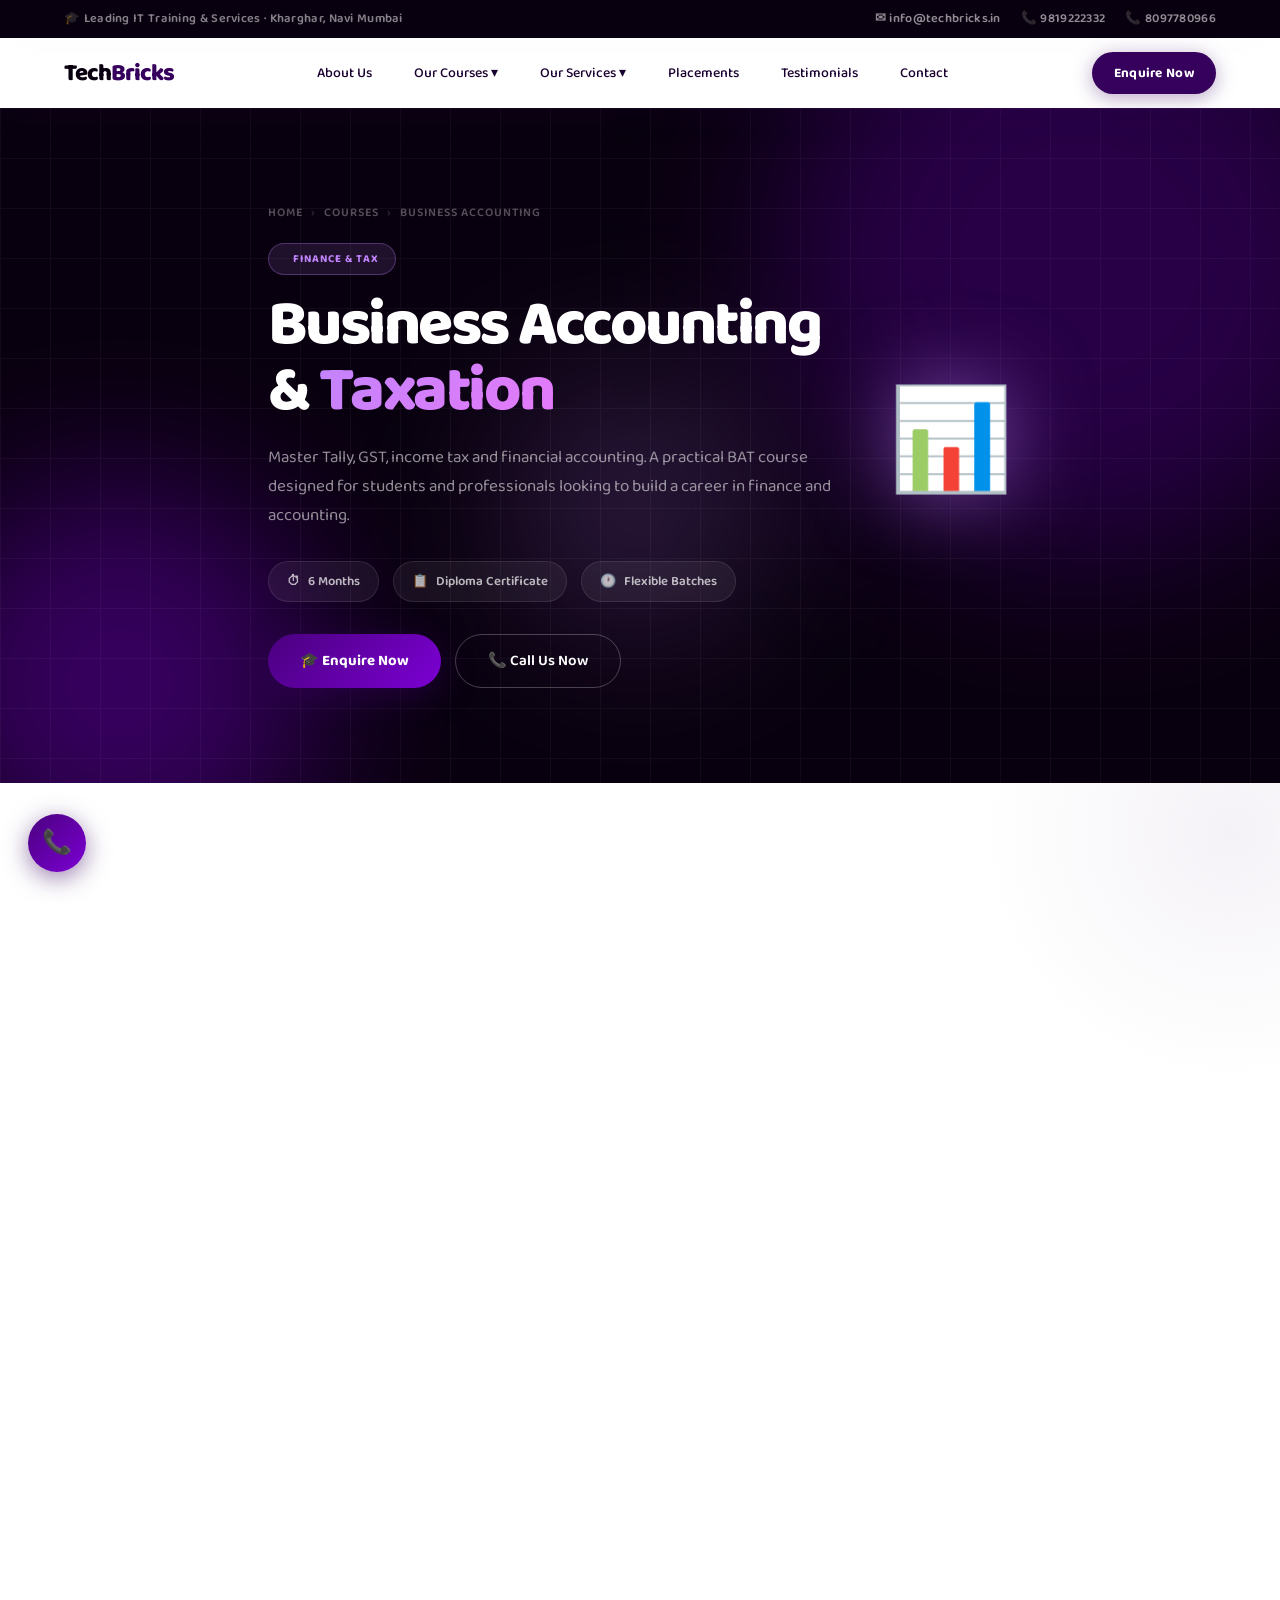
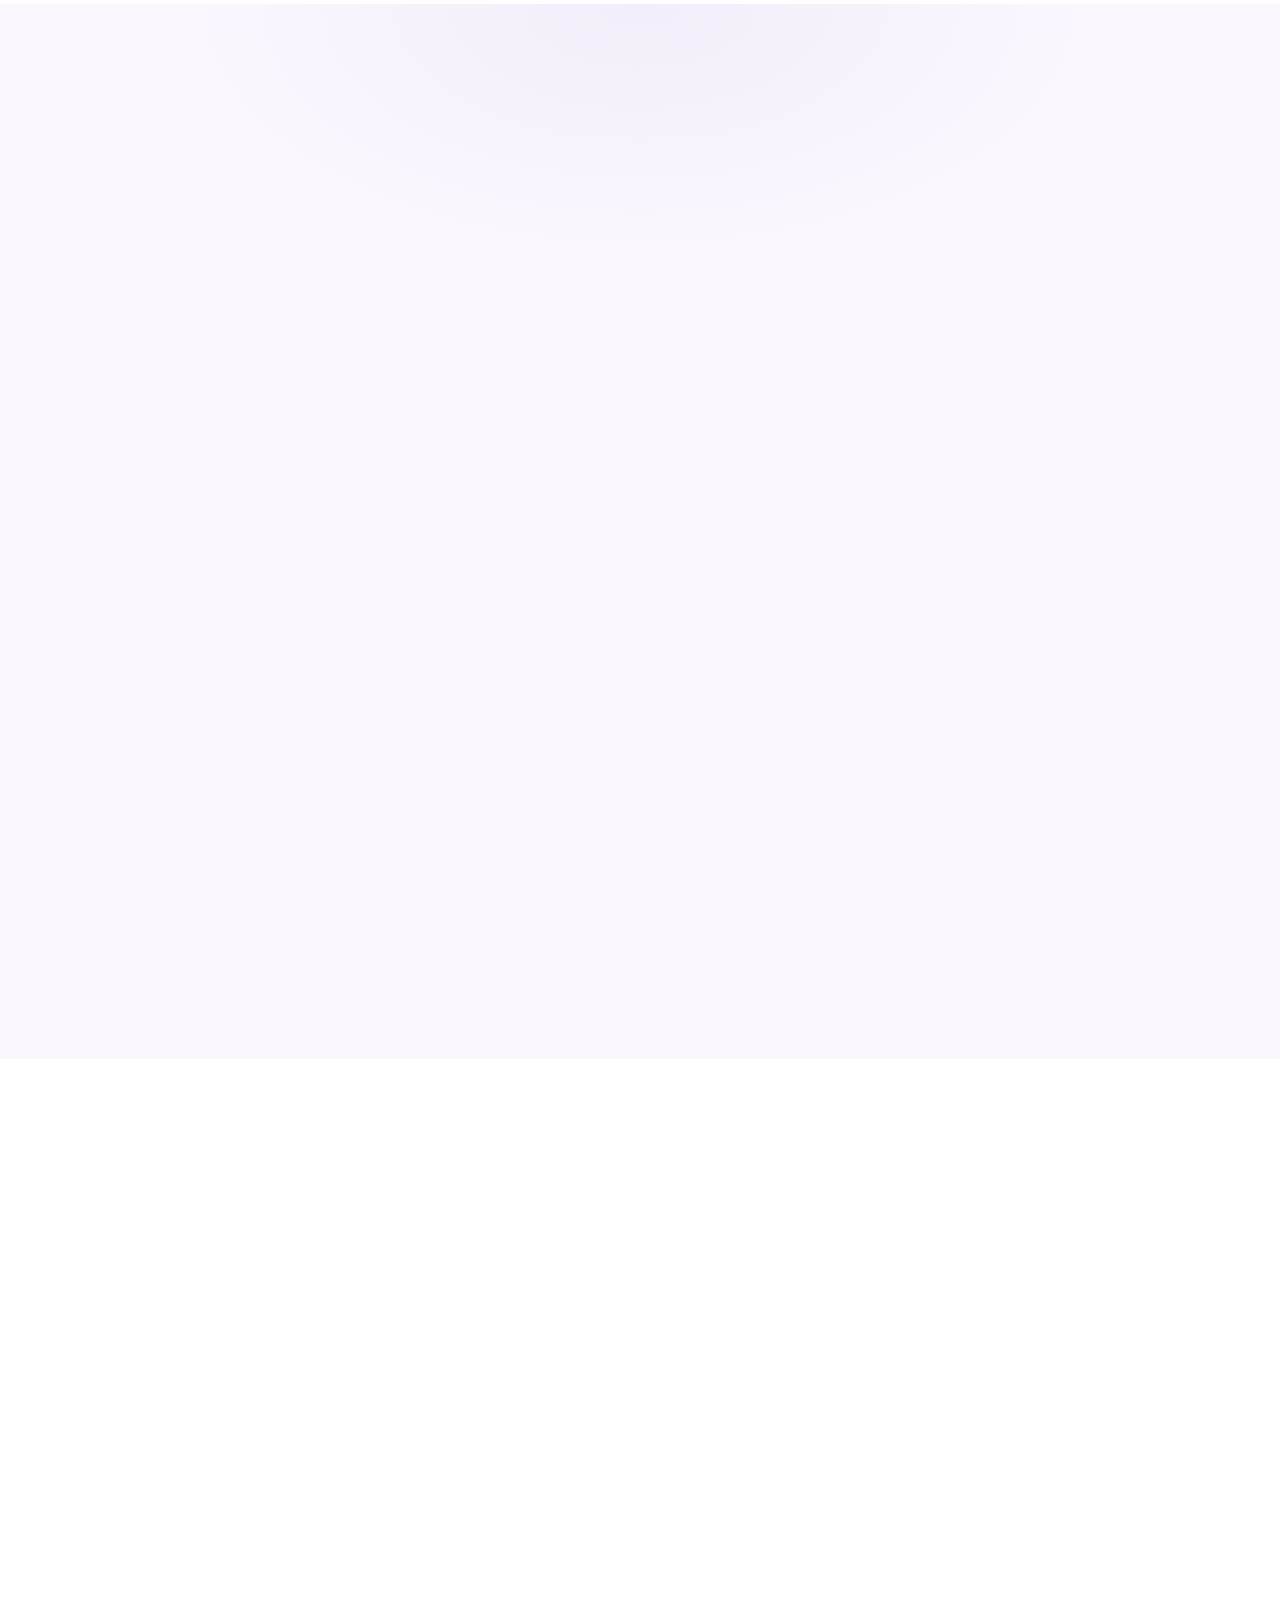
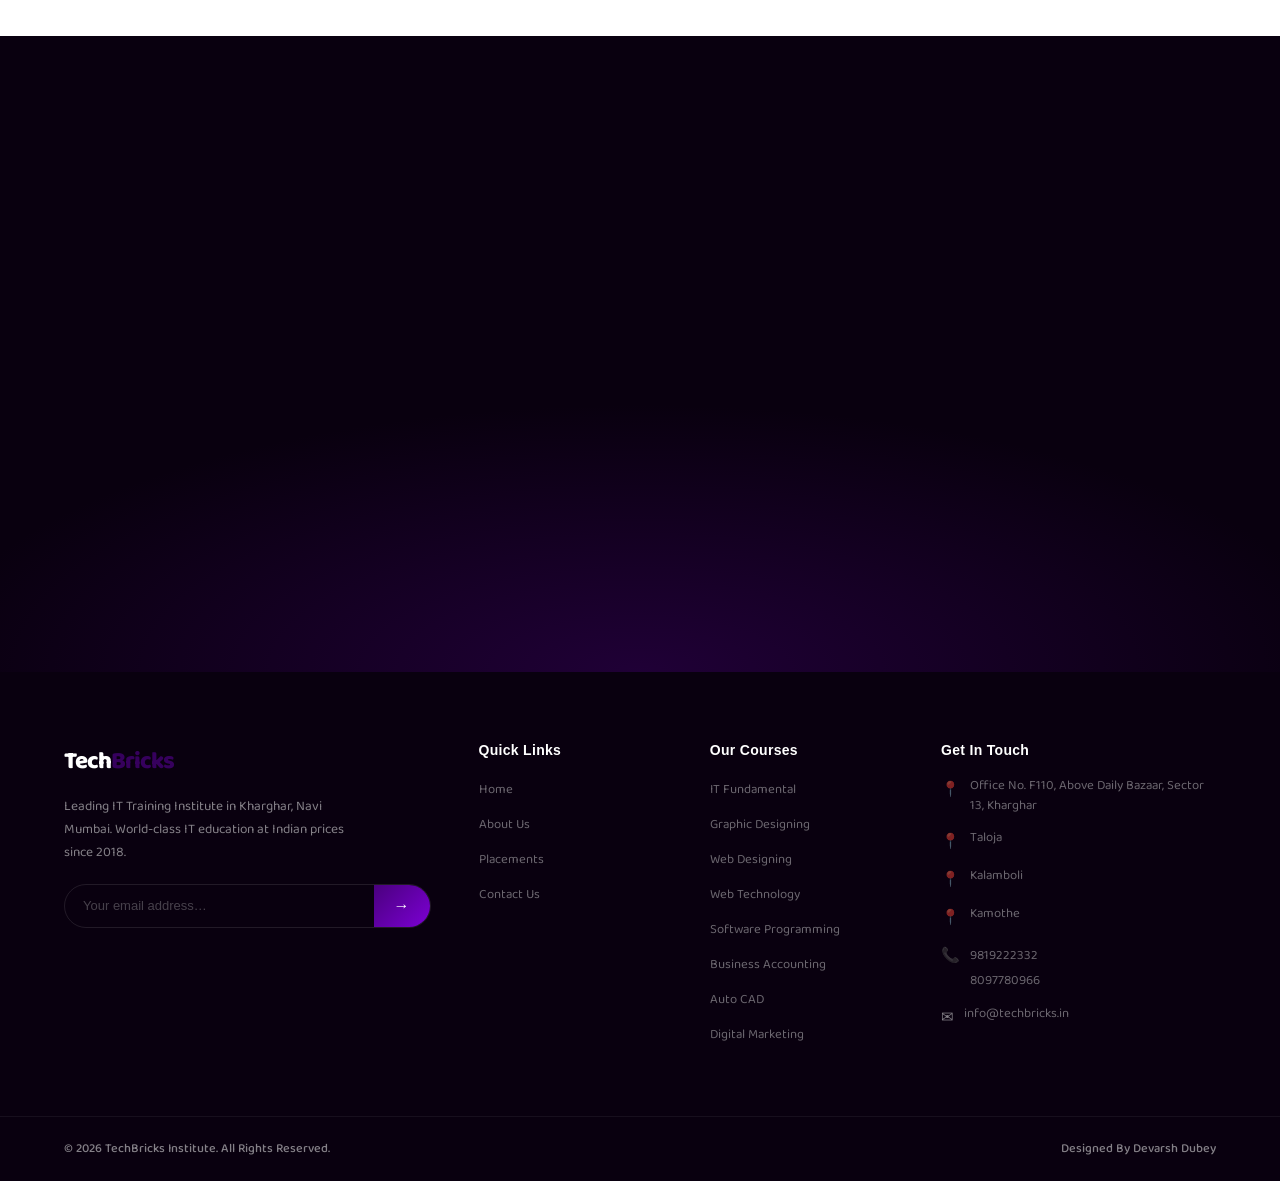
<file: business-accounting.html>
<!DOCTYPE html>
<html lang="en">

<head>
  <meta charset="UTF-8">
  <meta name="viewport" content="width=device-width, initial-scale=1.0">
  <title>Business Accounting & Taxation – TechBricks</title>
  <link href="https://fonts.googleapis.com/css2?family=Baloo+2:wght@400..800&display=swap" rel="stylesheet">
  <link rel="stylesheet" href="styles.css">
  <link rel="stylesheet" href="style2.css">
</head>

<body>
  <div class="topbar">
    <div class="tbi"><span>🎓 Leading IT Training &amp; Services · Kharghar, Navi Mumbai</span>
      <div class="tbr">
        <a href="mailto:info@techbricks.in">✉ info@techbricks.in</a>
        <a href="tel:9819222332">📞 9819222332</a>
        <a href="tel:8097780966">📞 8097780966</a>
      </div>
    </div>
  </div>

  <nav>
    <div class="ni"><a href="index.html" class="logo">Tech<span>Bricks</span></a>
      <ul class="nl">
        <li><a href="index.html#about">About Us</a></li>
        <li class="dropdown"><a href="index.html#courses">Our Courses ▾</a>
          <div class="dmenu">
            <h5>Our Courses</h5>
            <a href="it-fundamental.html">IT Fundamental Course</a>
            <a href="graphic-designing.html">Diploma in Graphic Designing</a>
            <a href="web-designing.html">Diploma in Web Designing</a>
            <a href="web-technology.html">Diploma in Web Technology</a>
            <a href="software-programming.html">Diploma in Software Programming</a>
            <a href="business-accounting.html">Business Accounting &amp; Taxation</a>
            <a href="auto-cad.html">Diploma in Auto CAD</a>
            <a href="digital-marketing.html">Digital Marketing</a>
          </div>
        </li>
        <li class="dropdown"><a href="index.html#services">Our Services ▾</a>
          <div class="dmenu">
            <h5>Our Services</h5>
            <a href="index.html#services">Website Designing</a>
            <a href="index.html#services">Digital Marketing</a>
          </div>
        </li>
        <li><a href="index.html#why">Placements</a></li>
        <li><a href="index.html#testi">Testimonials</a></li>
        <li><a href="index.html#contact">Contact</a></li>
      </ul>
      <button class="btn-eq" onclick="openModal()">Enquire Now</button>
      <button class="hbg" id="hbg" aria-label="Menu"><span class="b"></span><span class="b"></span><span class="b"></span></button>
    </div>
  </nav>

  <div class="mnav" id="mnav">
    <ul class="mnl">
      <li><a href="index.html#about">About Us</a></li>
      <li>
        <a href="index.html#courses" class="mst" data-t="mc1">Our Courses <span class="marr">›</span></a>
        <div class="msub" id="mc1">
          <a href="it-fundamental.html">IT Fundamental Course</a>
          <a href="graphic-designing.html">Graphic Designing</a>
          <a href="web-designing.html">Web Designing</a>
          <a href="web-technology.html">Web Technology</a>
          <a href="software-programming.html">Software Programming</a>
          <a href="business-accounting.html">Business Accounting</a>
          <a href="auto-cad.html">Auto CAD</a>
          <a href="digital-marketing.html">Digital Marketing</a>
        </div>
      </li>
      <li>
        <a href="index.html#services" class="mst" data-t="mc2">Our Services <span class="marr">›</span></a>
        <div class="msub" id="mc2">
          <a href="index.html#services">Website Designing</a>
          <a href="index.html#services">Digital Marketing</a>
        </div>
      </li>
      <li><a href="index.html#why">Placements</a></li>
      <li><a href="index.html#testi">Testimonials</a></li>
      <li><a href="index.html#contact">Contact Us</a></li>
    </ul>
    <div class="mnf">
      <p class="mnfl">📞 Call Us Directly</p>
      <a href="tel:9819222332" class="mcl">📞 9819222332</a>
      <a href="tel:8097780966" class="mcl">📞 8097780966</a>
      <button class="meb" onclick="openModal();closeMnav()">🎓 Enquire Now</button>
    </div>
  </div>

  <section class="chero">
    <div class="orb orb1"></div>
    <div class="orb orb2"></div>
    <div class="orb orb3"></div>
    <div class="hgrid"></div>
    <div class="chi">
      <div>
        <div class="cbread"><a href="index.html">Home</a><span>›</span><a href="index.html#courses">Courses</a><span>›</span>Business Accounting</div>
        <div class="chero-badge"><span class="dot"></span> Finance &amp; Tax</div>
        <h1>Business Accounting<br>&amp; <em>Taxation</em></h1>
        <p class="chero-desc">Master Tally, GST, income tax and financial accounting. A practical BAT course designed for students and professionals looking to build a career in finance and accounting.</p>
        <div class="cmeta">
          <div class="cmi"><span>⏱</span> 6 Months</div>
          <div class="cmi"><span>📋</span> Diploma Certificate</div>
          <div class="cmi"><span>🕐</span> Flexible Batches</div>
        </div>
        <div class="chcta">
          <button class="btn-p" onclick="openModal()">🎓 Enquire Now</button>
          <a href="tel:9819222332" class="btn-o">📞 Call Us Now</a>
        </div>
      </div>
      <div class="cicon">📊</div>
    </div>
  </section>

  <section class="ov">
    <div class="container">
      <div class="ovg">
        <div class="ov-left reveal">
          <span class="slbl2">Course Overview</span>
          <h2 class="stitle">What is Business<br>Accounting &amp; Taxation?</h2>
          <p>The BAT course is an experiential and practical program that prepares you for accounting and taxation roles in businesses. It covers everything from basic bookkeeping to advanced GST filing and income tax returns.</p>
          <p>Perfect for commerce students, working professionals, business owners and anyone looking to build a strong foundation in finance.</p>
          <div class="ov-hls">
            <div class="ov-hl"><span class="ov-hl-ico">✅</span><div><strong>Tally ERP 9 &amp; Tally Prime</strong><span>Most widely used accounting software in India</span></div></div>
            <div class="ov-hl"><span class="ov-hl-ico">🧾</span><div><strong>GST &amp; Income Tax</strong><span>Real GST filing, ITR and tax compliance</span></div></div>
            <div class="ov-hl"><span class="ov-hl-ico">💼</span><div><strong>Job Ready in 6 Months</strong><span>Start working in accounts departments immediately</span></div></div>
          </div>
        </div>
        <div class="ov-card reveal">
          <div class="ov-card-ttl">Course Snapshot</div>
          <div class="ov-st"><div class="ov-st-ico">⏱</div><div><div class="ov-st-num">6 Months</div><div class="ov-st-lbl">Course Duration</div></div></div>
          <div class="ov-st"><div class="ov-st-ico">📚</div><div><div class="ov-st-num">6 Modules</div><div class="ov-st-lbl">Structured Learning</div></div></div>
          <div class="ov-st"><div class="ov-st-ico">🎓</div><div><div class="ov-st-num">Diploma</div><div class="ov-st-lbl">Certificate on Completion</div></div></div>
          <div class="ov-st"><div class="ov-st-ico">🕐</div><div><div class="ov-st-num">Flexible</div><div class="ov-st-lbl">Morning &amp; Evening Batches</div></div></div>
        </div>
      </div>
    </div>
  </section>

  <section class="syl">
    <div class="container">
      <div class="tb reveal">
        <span class="slbl2">Syllabus</span>
        <h2 class="stitle">What You Will Learn</h2>
        <p class="ssub">From basic accounting to advanced taxation and Tally mastery.</p>
      </div>
      <div class="syl-grid">
        <div class="smod reveal">
          <div class="smod-head"><span class="smod-n">MODULE 01</span><h4>Accounting Fundamentals</h4></div>
          <div class="smod-body"><ul><li>Basic bookkeeping concepts</li><li>Journal entries &amp; ledgers</li><li>Trial balance &amp; balance sheet</li><li>Profit &amp; loss statements</li></ul></div>
        </div>
        <div class="smod reveal">
          <div class="smod-head"><span class="smod-n">MODULE 02</span><h4>Tally Prime</h4></div>
          <div class="smod-body"><ul><li>Tally setup &amp; configuration</li><li>Creating ledgers &amp; groups</li><li>Voucher entry &amp; inventory</li><li>Reports &amp; MIS statements</li></ul></div>
        </div>
        <div class="smod reveal">
          <div class="smod-head"><span class="smod-n">MODULE 03</span><h4>GST &amp; Taxation</h4></div>
          <div class="smod-body"><ul><li>GST basics &amp; registration</li><li>GSTR-1, GSTR-3B filing</li><li>GST in Tally</li><li>E-way bill &amp; invoicing</li></ul></div>
        </div>
        <div class="smod reveal">
          <div class="smod-head"><span class="smod-n">MODULE 04</span><h4>Income Tax</h4></div>
          <div class="smod-body"><ul><li>Income tax basics &amp; slabs</li><li>ITR filing online</li><li>TDS &amp; TCS concepts</li><li>Tax planning basics</li></ul></div>
        </div>
        <div class="smod reveal">
          <div class="smod-head"><span class="smod-n">MODULE 05</span><h4>Payroll &amp; Banking</h4></div>
          <div class="smod-body"><ul><li>Payroll processing in Tally</li><li>PF, ESI &amp; professional tax</li><li>Bank reconciliation</li><li>Petty cash management</li></ul></div>
        </div>
        <div class="smod reveal">
          <div class="smod-head"><span class="smod-n">MODULE 06</span><h4>MS Excel for Finance</h4></div>
          <div class="smod-body"><ul><li>Financial formulas &amp; functions</li><li>Pivot tables &amp; charts</li><li>MIS reports in Excel</li><li>Data analysis basics</li></ul></div>
        </div>
      </div>
    </div>
  </section>

  <section class="dur">
    <div class="container">
      <div class="tb reveal">
        <span class="slbl2">Duration &amp; Fee</span>
        <h2 class="stitle">Course Details</h2>
      </div>
      <div class="dur-grid">
        <div class="dur-card reveal"><span class="dur-ico">⏱</span><h4>Duration</h4><div class="dur-val">6 Months</div><div class="dur-sub">24 weeks of practical finance training</div></div>
        <div class="dur-card reveal"><span class="dur-ico">🕐</span><h4>Batch Timings</h4><div class="dur-val">Flexible</div><div class="dur-sub">Morning, Afternoon &amp; Evening batches</div></div>
        <div class="dur-card reveal"><span class="dur-ico">📞</span><h4>Course Fee</h4><div class="dur-val">Call Us</div><div class="dur-sub">Contact for fee &amp; scholarship details</div></div>
      </div>
    </div>
  </section>

  <section class="car">
    <div class="container">
      <div class="tb reveal">
        <span class="slbl2" style="color:var(--accent)">Career Opportunities</span>
        <h2 class="stitle">Jobs After This Course</h2>
        <p class="ssub">Every business needs accounting professionals — guaranteed demand always.</p>
      </div>
      <div class="car-grid">
        <div class="car-card reveal"><span class="car-ico">📊</span><h4>Accountant</h4><p>Manage books of accounts, prepare financial statements and handle day-to-day finance.</p><span class="car-sal">₹15,000 – ₹35,000/mo</span></div>
        <div class="car-card reveal"><span class="car-ico">🧾</span><h4>Tax Consultant</h4><p>File GST returns, ITR and provide tax advisory services to businesses and individuals.</p><span class="car-sal">₹18,000 – ₹50,000/mo</span></div>
        <div class="car-card reveal"><span class="car-ico">💹</span><h4>Finance Executive</h4><p>Work in finance departments managing payments, MIS reporting and reconciliation.</p><span class="car-sal">₹20,000 – ₹45,000/mo</span></div>
      </div>
    </div>
  </section>

  <!-- FOOTER -->
  <footer>
    <div class="ftop">
      <div class="container">
        <div class="fg">
          <div class="fb">
            <a href="index.html" class="logo">Tech<span>Bricks</span></a>
            <p>Leading IT Training Institute in Kharghar, Navi Mumbai. World-class IT education at Indian prices since 2018.</p>
            <div class="nf">
              <input type="email" placeholder="Your email address…">
              <button type="button">→</button>
            </div>
          </div>
          <div class="fc">
            <h5>Quick Links</h5>
            <ul>
              <li><a href="index.html">Home</a></li>
              <li><a href="index.html#about">About Us</a></li>
              <li><a href="index.html#why">Placements</a></li>
              <li><a href="index.html#contact">Contact Us</a></li>
            </ul>
          </div>
          <div class="fc">
            <h5>Our Courses</h5>
            <ul>
              <li><a href="it-fundamental.html">IT Fundamental</a></li>
              <li><a href="graphic-designing.html">Graphic Designing</a></li>
              <li><a href="web-designing.html">Web Designing</a></li>
              <li><a href="web-technology.html">Web Technology</a></li>
              <li><a href="software-programming.html">Software Programming</a></li>
              <li><a href="business-accounting.html">Business Accounting</a></li>
              <li><a href="auto-cad.html">Auto CAD</a></li>
              <li><a href="digital-marketing.html">Digital Marketing</a></li>
            </ul>
          </div>
          <div class="fc">
            <h5>Get In Touch</h5>
            <div class="ci"><span class="cico">📍</span><a href="https://share.google/Fkf1qQsxpJ4VDiDJh"><p>Office No. F110, Above Daily Bazaar, Sector 13, Kharghar</p></a></div>
            <div class="ci"><span class="cico">📍</span><a href="https://share.google/dmCUyhu2PH8qXrPsm"><p>Taloja</p></a></div>
            <div class="ci"><span class="cico">📍</span><a href="https://share.google/jSGo4o7i6bIvLreIR"><p>Kalamboli</p></a></div>
            <div class="ci"><span class="cico">📍</span><a href="https://share.google/Fkf1qQsxpJ4VDiDJh"><p>Kamothe</p></a></div>
            <div class="ci"><span class="cico">📞</span><div><a href="tel:9819222332">9819222332</a><br><a href="tel:8097780966">8097780966</a></div></div>
            <div class="ci"><span class="cico">✉</span><a href="mailto:info@techbricks.in">info@techbricks.in</a></div>
          </div>
        </div>
      </div>
    </div>
    <div class="container">
      <div class="fbot">
        <span>© 2026 TechBricks Institute. All Rights Reserved.</span>
        <span>Designed By Devarsh Dubey</span>
      </div>
    </div>
  </footer>

  <!-- FLOAT CALL -->
  <a href="tel:8097780966" class="fcall" title="Call Us Now">📞</a>

  <!-- MODAL -->
  <div class="mover" id="enquiryModal" onclick="if(event.target===this)closeModal()">
    <div class="modal">
      <div class="mh">
        <div><h3>🎓 Enquire Now</h3><p>We'll get back to you within 24 hours</p></div>
        <button class="mclose" onclick="closeModal()">✕</button>
      </div>
      <div class="mbody">
        <div class="frow">
          <div class="fg2"><label>Name *</label><input type="text" placeholder="enter your name here"></div>
        </div>
        <div class="fg2"><label>Mobile Number *</label><input type="tel" placeholder="+91 99XXXXXXXX"></div>
        <div class="fg2"><label>Email Address</label><input type="email" placeholder="you@example.com"></div>
        <div class="fg2">
          <label>Course of Interest *</label>
          <select>
            <option value="">— Select a Course —</option>
            <option>IT Fundamental Course</option>
            <option>Diploma in Graphic Designing</option>
            <option>Diploma in Web Designing</option>
            <option>Diploma in Web Technology</option>
            <option>Diploma in Software Programming</option>
            <option selected>Business Accounting &amp; Taxation</option>
            <option>Diploma in Auto CAD</option>
            <option>Digital Marketing</option>
            <option>Website Designing Service</option>
            <option>Digital Marketing Service</option>
          </select>
        </div>
        <div class="fg2"><label>Message</label><textarea placeholder="Any specific questions or requirements…"></textarea></div>
        <button class="btn-sub" onclick="submitForm()">Submit Enquiry
</file>
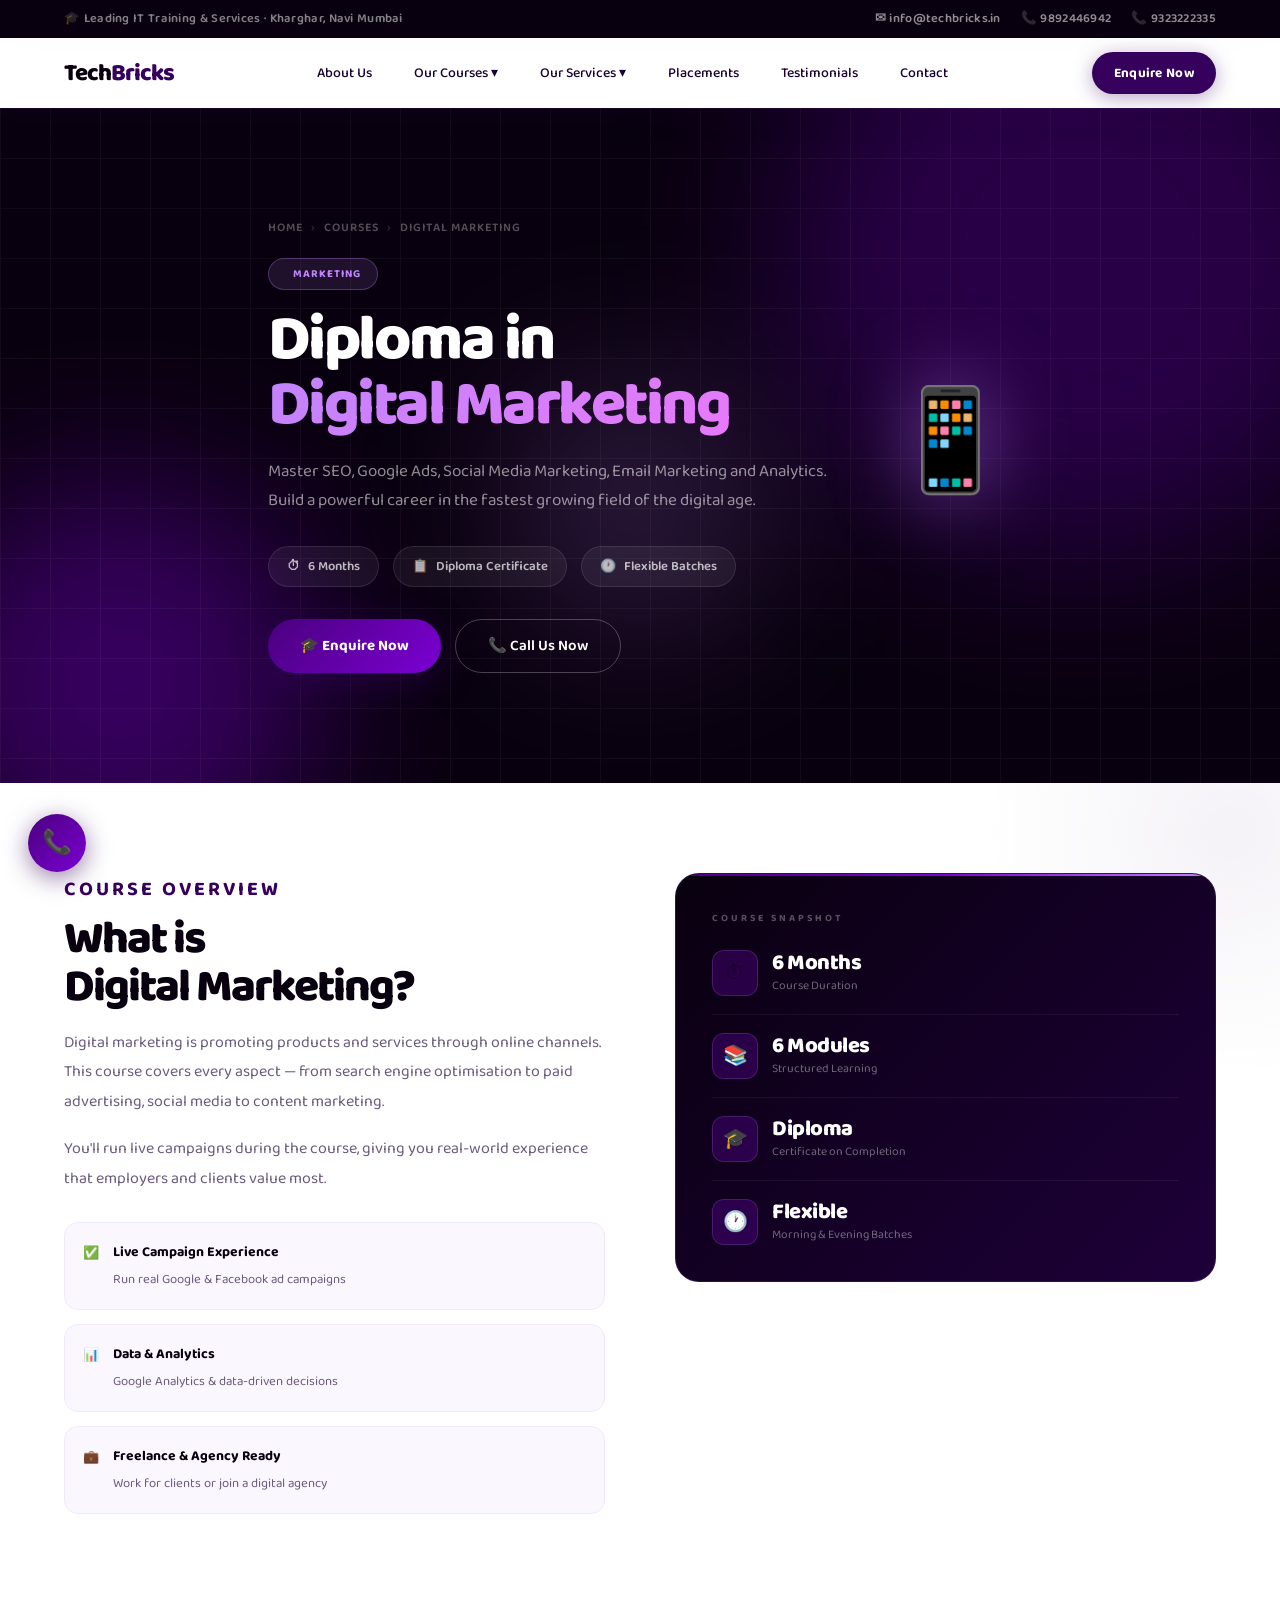
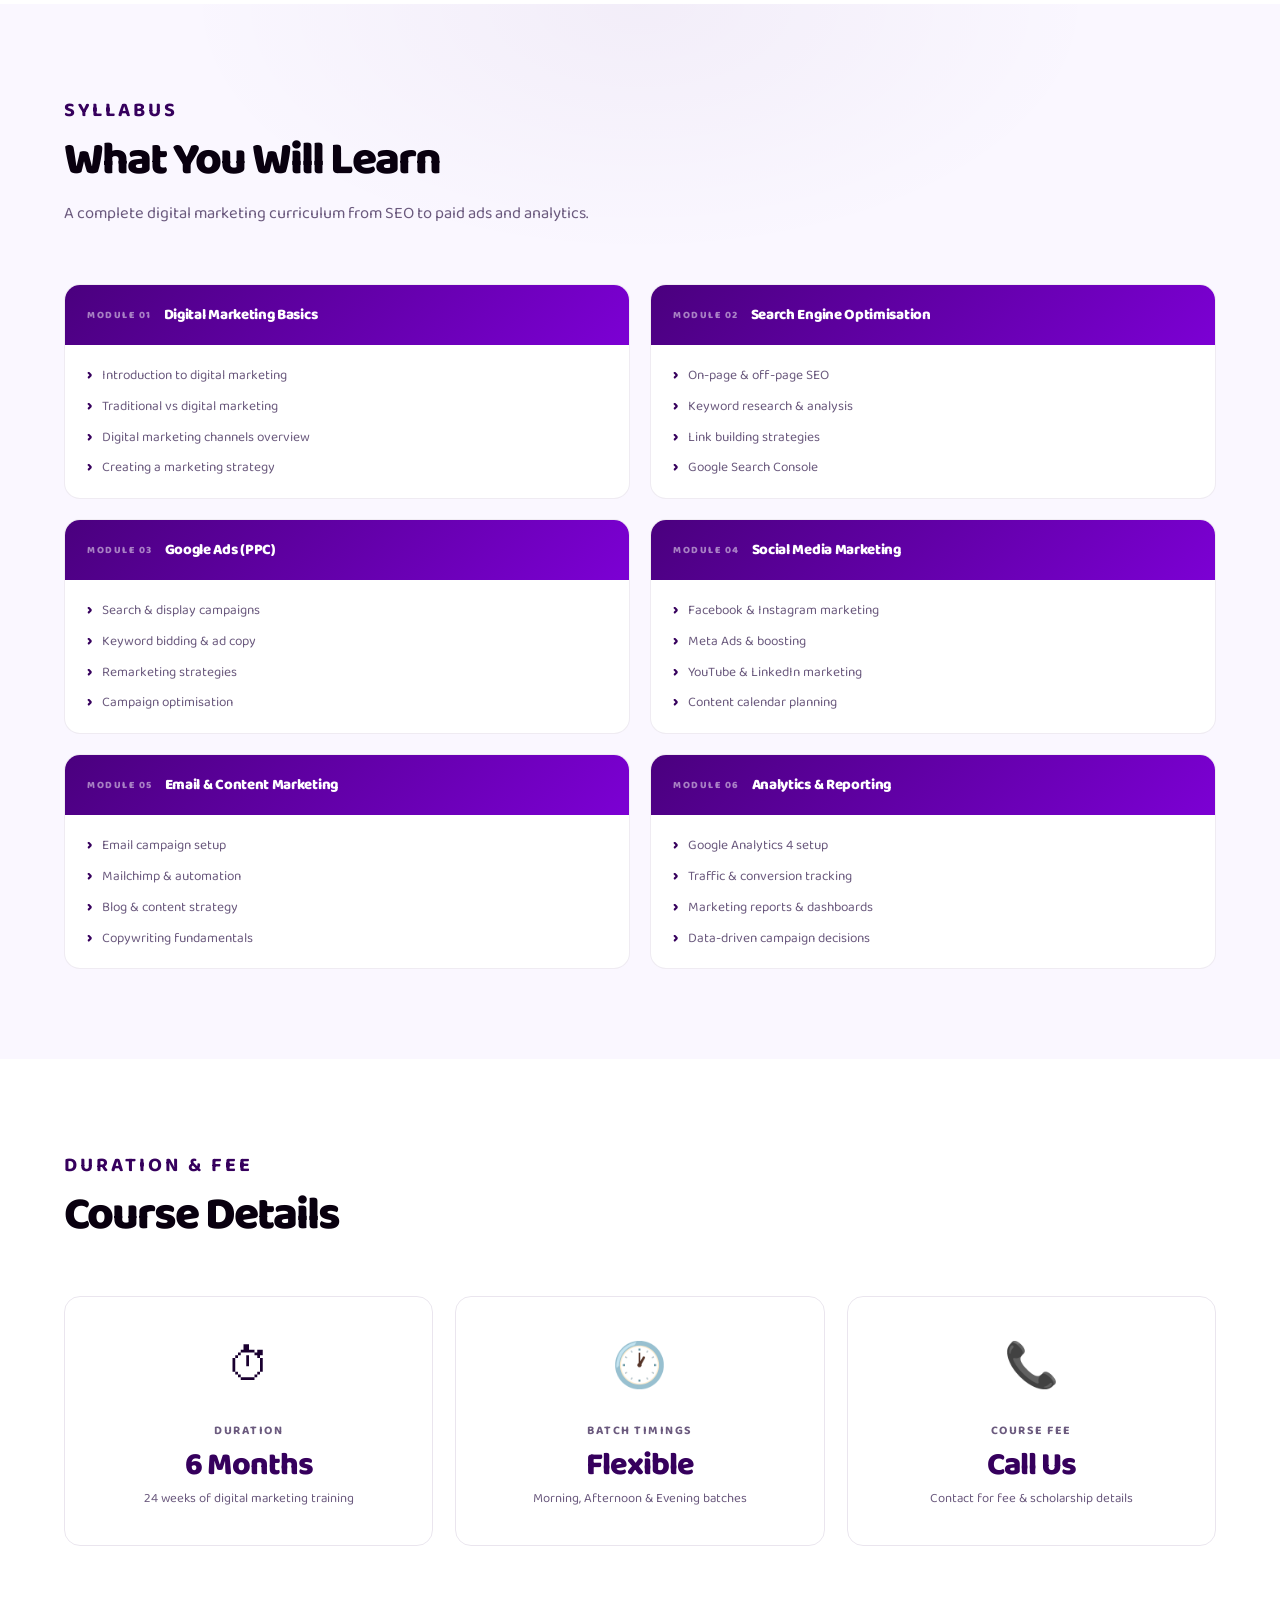
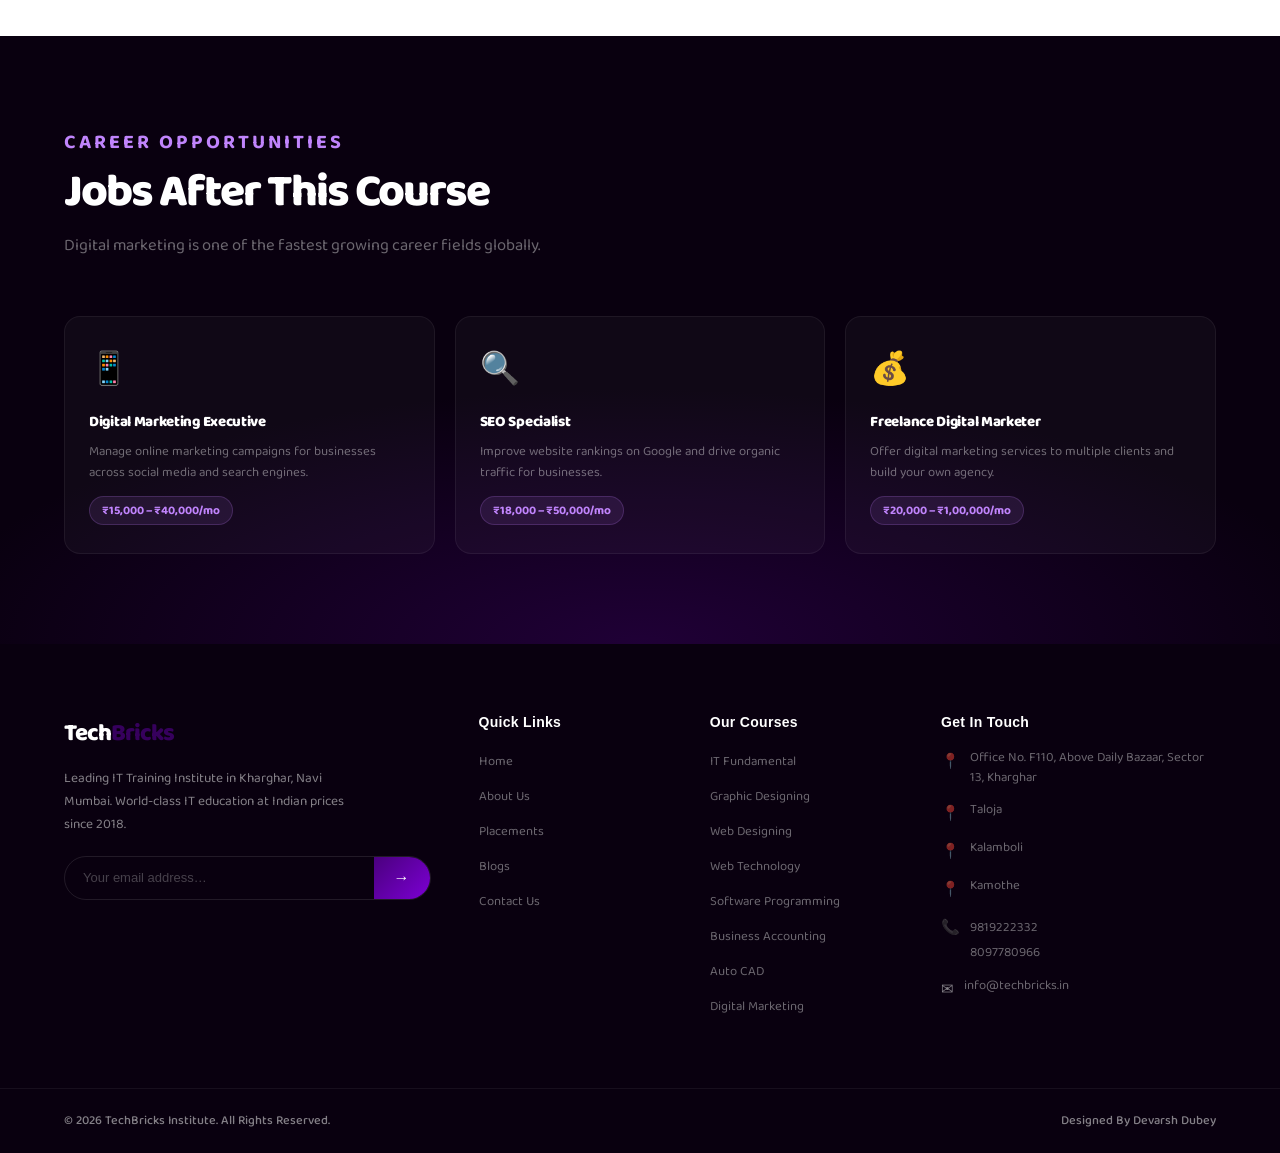
<file: digital-marketing.html>
<!DOCTYPE html>
<html lang="en">

<head>
  <meta charset="UTF-8">
  <meta name="viewport" content="width=device-width, initial-scale=1.0">
  <title>Digital Marketing Course – TechBricks</title>
  <link href="https://fonts.googleapis.com/css2?family=Baloo+2:wght@400..800&display=swap" rel="stylesheet">
  <link rel="stylesheet" href="styles.css">
  <link rel="stylesheet" href="style2.css">
</head>

<body>
  <div class="topbar">
    <div class="tbi"><span>🎓 Leading IT Training &amp; Services · Kharghar, Navi Mumbai</span>
      <div class="tbr"><a href="mailto:info@techbricks.in">✉ info@techbricks.in</a><a href="tel:9892446942">📞
          9892446942</a><a href="tel:9323222335">📞 9323222335</a></div>
    </div>
  </div>
  <nav>
    <div class="ni"><a href="index.html" class="logo">Tech<span>Bricks</span></a>
      <ul class="nl">
        <li><a href="index.html#about">About Us</a></li>
        <li class="dropdown"><a href="index.html#courses">Our Courses ▾</a>
          <div class="dmenu">
            <h5>Our Courses</h5><a href="it-fundamental.html">IT Fundamental Course</a><a
              href="graphic-designing.html">Diploma in Graphic Designing</a><a href="web-designing.html">Diploma in Web
              Designing</a><a href="web-technology.html">Diploma in Web Technology</a><a
              href="software-programming.html">Diploma in Software Programming</a><a
              href="business-accounting.html">Business Accounting &amp; Taxation</a><a href="auto-cad.html">Diploma in
              Auto CAD</a><a href="hardware-networking.html">Hardware &amp; Networking</a><a
              href="digital-marketing.html">Digital Marketing</a>
          </div>
        </li>
        <li class="dropdown"><a href="index.html#services">Our Services ▾</a>
          <div class="dmenu">
            <h5>Our Services</h5><a href="index.html#services">Website Designing</a><a
              href="index.html#services">Digital Marketing</a>
          </div>
        </li>
        <li><a href="index.html#why">Placements</a></li>
        <li><a href="index.html#testi">Testimonials</a></li>
        <li><a href="index.html#contact">Contact</a></li>
      </ul><button class="btn-eq" onclick="openModal()">Enquire Now</button><button class="hbg" id="hbg"
        aria-label="Menu"><span class="b"></span><span class="b"></span><span class="b"></span></button>
    </div>
  </nav>
  <div class="mnav" id="mnav">
    <ul class="mnl">
      <li><a href="index.html#about">About Us</a></li>
      <li><a href="it-fundamental.html" class="mst" data-t="mc1">Our Courses <span class="marr">›</span></a>
        <div class="msub" id="mc1"><a href="it-fundamental.html">IT Fundamental Course</a><a
            href="graphic-designing.html">Graphic Designing</a><a href="web-designing.html">Web Designing</a><a
            href="web-technology.html">Web Technology</a><a href="software-programming.html">Software Programming</a><a
            href="business-accounting.html">Business Accounting</a><a href="auto-cad.html">Auto CAD</a><a
            href="hardware-networking.html">Hardware &amp; Networking</a><a href="digital-marketing.html">Digital
            Marketing</a></div>
      </li>
      <li><a href="index.html#services" class="mst" data-t="mc2">Our Services <span class="marr">›</span></a>
        <div class="msub" id="mc2"><a href="index.html#services">Website Designing</a><a
            href="index.html#services">Digital Marketing</a></div>
      </li>
      <li><a href="index.html#why">Placements</a></li>
      <li><a href="index.html#testi">Testimonials</a></li>
      <li><a href="index.html#contact">Contact Us</a></li>
    </ul>
    <div class="mnf">
      <p class="mnfl">📞 Call Us Directly</p><a href="tel:9892446942" class="mcl">📞 9892446942</a><a
        href="tel:9323222335" class="mcl">📞 9323222335</a><button class="meb" onclick="openModal();closeMnav()">🎓
        Enquire Now</button>
    </div>
  </div>

  <section class="chero">
    <div class="orb orb1"></div>
    <div class="orb orb2"></div>
    <div class="orb orb3"></div>
    <div class="hgrid"></div>
    <div class="chi">
      <div>
        <div class="cbread"><a href="index.html">Home</a><span>›</span><a
            href="index.html#courses">Courses</a><span>›</span>Digital Marketing</div>
        <div class="chero-badge"><span class="dot"></span> Marketing</div>
        <h1>Diploma in<br><em>Digital Marketing</em></h1>
        <p class="chero-desc">Master SEO, Google Ads, Social Media Marketing, Email Marketing and Analytics. Build a
          powerful career in the fastest growing field of the digital age.</p>
        <div class="cmeta">
          <div class="cmi"><span>⏱</span> 6 Months</div>
          <div class="cmi"><span>📋</span> Diploma Certificate</div>
          <div class="cmi"><span>🕐</span> Flexible Batches</div>
        </div>
        <div class="chcta"><button class="btn-p" onclick="openModal()">🎓 Enquire Now</button><a href="tel:9892446942"
            class="btn-o">📞 Call Us Now</a></div>
      </div>
      <div class="cicon">📱</div>
    </div>
  </section>

  <section class="ov">
    <div class="container">
      <div class="ovg">
        <div class="ov-left reveal"><span class="slbl2">Course Overview</span>
          <h2 class="stitle">What is<br>Digital Marketing?</h2>
          <p>Digital marketing is promoting products and services through online channels. This course covers every
            aspect — from search engine optimisation to paid advertising, social media to content marketing.</p>
          <p>You'll run live campaigns during the course, giving you real-world experience that employers and clients
            value most.</p>
          <div class="ov-hls">
            <div class="ov-hl"><span class="ov-hl-ico">✅</span>
              <div><strong>Live Campaign Experience</strong><span>Run real Google &amp; Facebook ad campaigns</span>
              </div>
            </div>
            <div class="ov-hl"><span class="ov-hl-ico">📊</span>
              <div><strong>Data &amp; Analytics</strong><span>Google Analytics &amp; data-driven decisions</span></div>
            </div>
            <div class="ov-hl"><span class="ov-hl-ico">💼</span>
              <div><strong>Freelance &amp; Agency Ready</strong><span>Work for clients or join a digital agency</span>
              </div>
            </div>
          </div>
        </div>
        <div class="ov-card reveal">
          <div class="ov-card-ttl">Course Snapshot</div>
          <div class="ov-st">
            <div class="ov-st-ico">⏱</div>
            <div>
              <div class="ov-st-num">6 Months</div>
              <div class="ov-st-lbl">Course Duration</div>
            </div>
          </div>
          <div class="ov-st">
            <div class="ov-st-ico">📚</div>
            <div>
              <div class="ov-st-num">6 Modules</div>
              <div class="ov-st-lbl">Structured Learning</div>
            </div>
          </div>
          <div class="ov-st">
            <div class="ov-st-ico">🎓</div>
            <div>
              <div class="ov-st-num">Diploma</div>
              <div class="ov-st-lbl">Certificate on Completion</div>
            </div>
          </div>
          <div class="ov-st">
            <div class="ov-st-ico">🕐</div>
            <div>
              <div class="ov-st-num">Flexible</div>
              <div class="ov-st-lbl">Morning &amp; Evening Batches</div>
            </div>
          </div>
        </div>
      </div>
    </div>
  </section>

  <section class="syl">
    <div class="container">
      <div class="tb reveal"><span class="slbl2">Syllabus</span>
        <h2 class="stitle">What You Will Learn</h2>
        <p class="ssub">A complete digital marketing curriculum from SEO to paid ads and analytics.</p>
      </div>
      <div class="syl-grid">
        <div class="smod reveal">
          <div class="smod-head"><span class="smod-n">MODULE 01</span>
            <h4>Digital Marketing Basics</h4>
          </div>
          <div class="smod-body">
            <ul>
              <li>Introduction to digital marketing</li>
              <li>Traditional vs digital marketing</li>
              <li>Digital marketing channels overview</li>
              <li>Creating a marketing strategy</li>
            </ul>
          </div>
        </div>
        <div class="smod reveal">
          <div class="smod-head"><span class="smod-n">MODULE 02</span>
            <h4>Search Engine Optimisation</h4>
          </div>
          <div class="smod-body">
            <ul>
              <li>On-page &amp; off-page SEO</li>
              <li>Keyword research &amp; analysis</li>
              <li>Link building strategies</li>
              <li>Google Search Console</li>
            </ul>
          </div>
        </div>
        <div class="smod reveal">
          <div class="smod-head"><span class="smod-n">MODULE 03</span>
            <h4>Google Ads (PPC)</h4>
          </div>
          <div class="smod-body">
            <ul>
              <li>Search &amp; display campaigns</li>
              <li>Keyword bidding &amp; ad copy</li>
              <li>Remarketing strategies</li>
              <li>Campaign optimisation</li>
            </ul>
          </div>
        </div>
        <div class="smod reveal">
          <div class="smod-head"><span class="smod-n">MODULE 04</span>
            <h4>Social Media Marketing</h4>
          </div>
          <div class="smod-body">
            <ul>
              <li>Facebook &amp; Instagram marketing</li>
              <li>Meta Ads &amp; boosting</li>
              <li>YouTube &amp; LinkedIn marketing</li>
              <li>Content calendar planning</li>
            </ul>
          </div>
        </div>
        <div class="smod reveal">
          <div class="smod-head"><span class="smod-n">MODULE 05</span>
            <h4>Email &amp; Content Marketing</h4>
          </div>
          <div class="smod-body">
            <ul>
              <li>Email campaign setup</li>
              <li>Mailchimp &amp; automation</li>
              <li>Blog &amp; content strategy</li>
              <li>Copywriting fundamentals</li>
            </ul>
          </div>
        </div>
        <div class="smod reveal">
          <div class="smod-head"><span class="smod-n">MODULE 06</span>
            <h4>Analytics &amp; Reporting</h4>
          </div>
          <div class="smod-body">
            <ul>
              <li>Google Analytics 4 setup</li>
              <li>Traffic &amp; conversion tracking</li>
              <li>Marketing reports &amp; dashboards</li>
              <li>Data-driven campaign decisions</li>
            </ul>
          </div>
        </div>
      </div>
    </div>
  </section>

  <section class="dur">
    <div class="container">
      <div class="tb reveal"><span class="slbl2">Duration &amp; Fee</span>
        <h2 class="stitle">Course Details</h2>
      </div>
      <div class="dur-grid">
        <div class="dur-card reveal"><span class="dur-ico">⏱</span>
          <h4>Duration</h4>
          <div class="dur-val">6 Months</div>
          <div class="dur-sub">24 weeks of digital marketing training</div>
        </div>
        <div class="dur-card reveal"><span class="dur-ico">🕐</span>
          <h4>Batch Timings</h4>
          <div class="dur-val">Flexible</div>
          <div class="dur-sub">Morning, Afternoon &amp; Evening batches</div>
        </div>
        <div class="dur-card reveal"><span class="dur-ico">📞</span>
          <h4>Course Fee</h4>
          <div class="dur-val">Call Us</div>
          <div class="dur-sub">Contact for fee &amp; scholarship details</div>
        </div>
      </div>
    </div>
  </section>

  <section class="car">
    <div class="container">
      <div class="tb reveal"><span class="slbl2" style="color:var(--accent)">Career Opportunities</span>
        <h2 class="stitle">Jobs After This Course</h2>
        <p class="ssub">Digital marketing is one of the fastest growing career fields globally.</p>
      </div>
      <div class="car-grid">
        <div class="car-card reveal"><span class="car-ico">📱</span>
          <h4>Digital Marketing Executive</h4>
          <p>Manage online marketing campaigns for businesses across social media and search engines.</p><span
            class="car-sal">₹15,000 – ₹40,000/mo</span>
        </div>
        <div class="car-card reveal"><span class="car-ico">🔍</span>
          <h4>SEO Specialist</h4>
          <p>Improve website rankings on Google and drive organic traffic for businesses.</p><span
            class="car-sal">₹18,000 – ₹50,000/mo</span>
        </div>
        <div class="car-card reveal"><span class="car-ico">💰</span>
          <h4>Freelance Digital Marketer</h4>
          <p>Offer digital marketing services to multiple clients and build your own agency.</p><span
            class="car-sal">₹20,000 – ₹1,00,000/mo</span>
        </div>
      </div>
    </div>
  </section>

  <!-- FOOTER -->
  <footer>
    <div class="ftop">
      <div class="container">
        <div class="fg">
          <div class="fb">
            <a href="#" class="logo">Tech<span>Bricks</span></a>
            <p>Leading IT Training Institute in Kharghar, Navi Mumbai. World-class IT education at Indian prices since
              2018.</p>
            <div class="nf">
              <input type="email" placeholder="Your email address…">
              <button type="button">→</button>
            </div>
          </div>
          <div class="fc">
            <h5>Quick Links</h5>
            <ul>
              <li><a href="#">Home</a></li>
              <li><a href="#about">About Us</a></li>
              <li><a href="#why">Placements</a></li>
              <li><a href="#">Blogs</a></li>
              <li><a href="#contact">Contact Us</a></li>
            </ul>
          </div>
          <div class="fc">
            <h5>Our Courses</h5>
            <ul>
              <li><a href="it-fundamental.html">IT Fundamental</a></li>
              <li><a href="graphic-designing.html">Graphic Designing</a></li>
              <li><a href="web-designing.html">Web Designing</a></li>
              <li><a href="web-technology.html">Web Technology</a></li>
              <li><a href="software-programming.html">Software Programming</a></li>
              <li><a href="business-accounting.html">Business Accounting</a></li>
              <li><a href="auto-cad.html">Auto CAD</a></li>
              <li><a href="digital-marketing.html">Digital Marketing</a></li>
            </ul>
          </div>
          <div class="fc">
            <h5>Get In Touch</h5>
            <div class="ci"><span class="cico">📍</span>
              <a href="https://share.google/Fkf1qQsxpJ4VDiDJh"><p>Office No. F110, Above Daily Bazaar, Sector 13, Kharghar</p></a>
            </div>
            <div class="ci"><span class="cico">📍</span>
              <a href="https://share.google/dmCUyhu2PH8qXrPsm"><p>Taloja</p></a>
            </div>
            <div class="ci"><span class="cico">📍</span>
              <a href="https://share.google/jSGo4o7i6bIvLreIR"><p>Kalamboli</p></a>
            </div>
            <div class="ci"><span class="cico">📍</span>
              <a href="https://share.google/Fkf1qQsxpJ4VDiDJh"><p>Kamothe</p></a>
            </div>
            <div class="ci"><span class="cico">📞</span>
              <div><a href="tel:9819222332">9819222332</a><br><a href="tel:8097780966">8097780966</a></div>
            </div>
            <div class="ci"><span class="cico">✉</span><a href="mailto:info@techbricks.in">info@techbricks.in</a></div>
          </div>
        </div>
      </div>
    </div>
    <div class="container">
      <div class="fbot">
        <span>© 2026 TechBricks Institute. All Rights Reserved.</span>
        <span>Designed By Devarsh Dubey</span>
      </div>
    </div>
  </footer>

  <!-- FLOAT CALL -->
  <a href="tel:8097780966" class="fcall" title="Call Us Now">📞</a>

  <!-- MODAL -->
  <div class="mover" id="enquiryModal" onclick="if(event.target===this)closeModal()">
    <div class="modal">
      <div class="mh">
        <div>
          <h3>🎓 Enquire Now</h3>
          <p>We'll get back to you within 24 hours</p>
        </div>
        <button class="mclose" onclick="closeModal()">✕</button>
      </div>
      <div class="mbody">
        <div class="frow">
          <div class="fg2"><label>Name *</label><input type="text" placeholder="enter your name here"></div>
        </div>
        <div class="fg2"><label>Mobile Number *</label><input type="tel" placeholder="+91 99XXXXXXXX"></div>
        <div class="fg2"><label>Email Address</label><input type="email" placeholder="you@example.com"></div>
        <div class="fg2">
          <label>Course of Interest *</label>
          <select>
            <option value="">— Select a Course —</option>
            <option>IT Fundamental Course</option>
            <option>Diploma in Graphic Designing</option>
            <option>Diploma in Web Designing</option>
            <option>Diploma in Web Technology</option>
            <option>Diploma in Software Programming</option>
            <option>Business Accounting &amp; Taxation</option>
            <option>Diploma in Auto CAD</option>
            <option>Hardware &amp; Networking</option>
            <option>Digital Marketing</option>
            <option>Website Designing Service</option>
            <option>Digital Marketing Service</option>
          </select>
        </div>
        <div class="fg2"><label>Message</label><textarea
            placeholder="Any specific questions or requirements…"></textarea></div>
        <button class="btn-sub" onclick="submitForm()">Submit Enquiry →</button>
        <p class="mnote">📞 Prefer to call? <a href="tel:8097780966">8097780966</a></p>
      </div>
    </div>
  </div>

  <script src="script.js"></script>
</body>

</html>
</file>
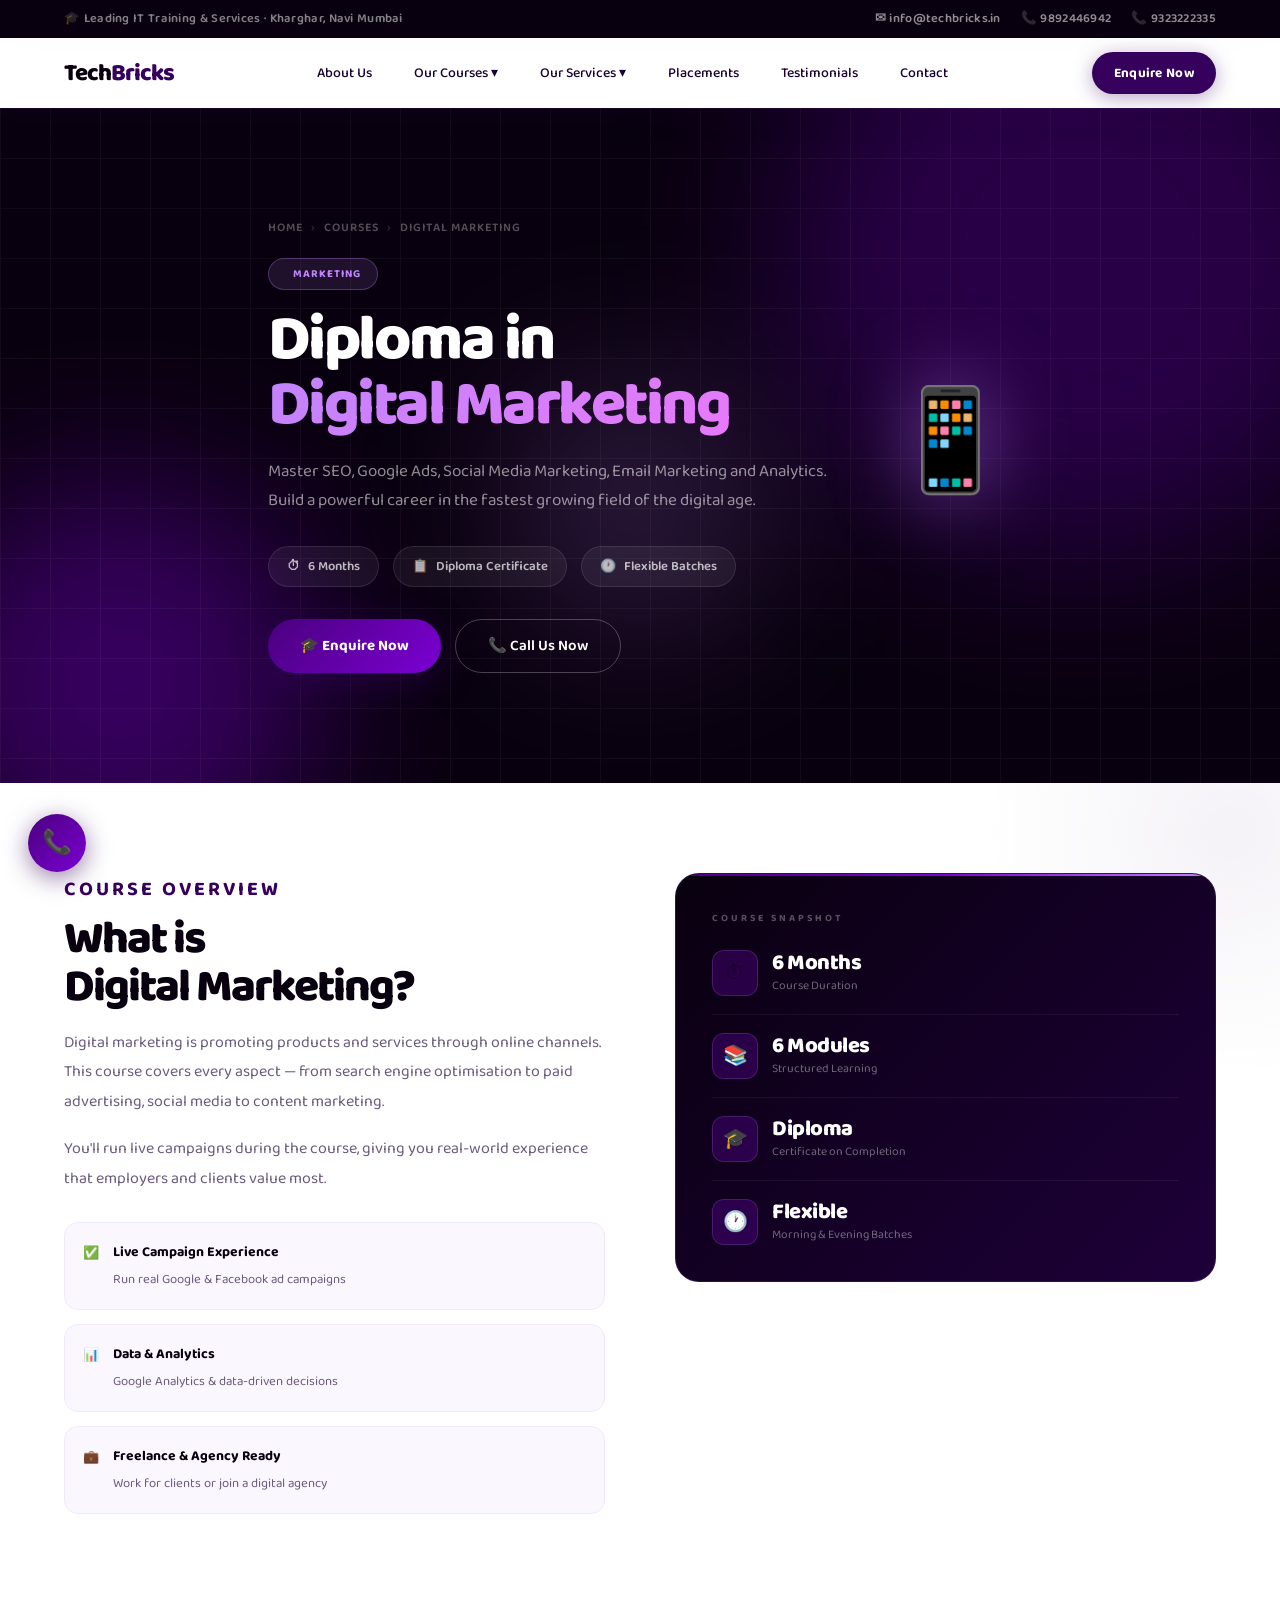
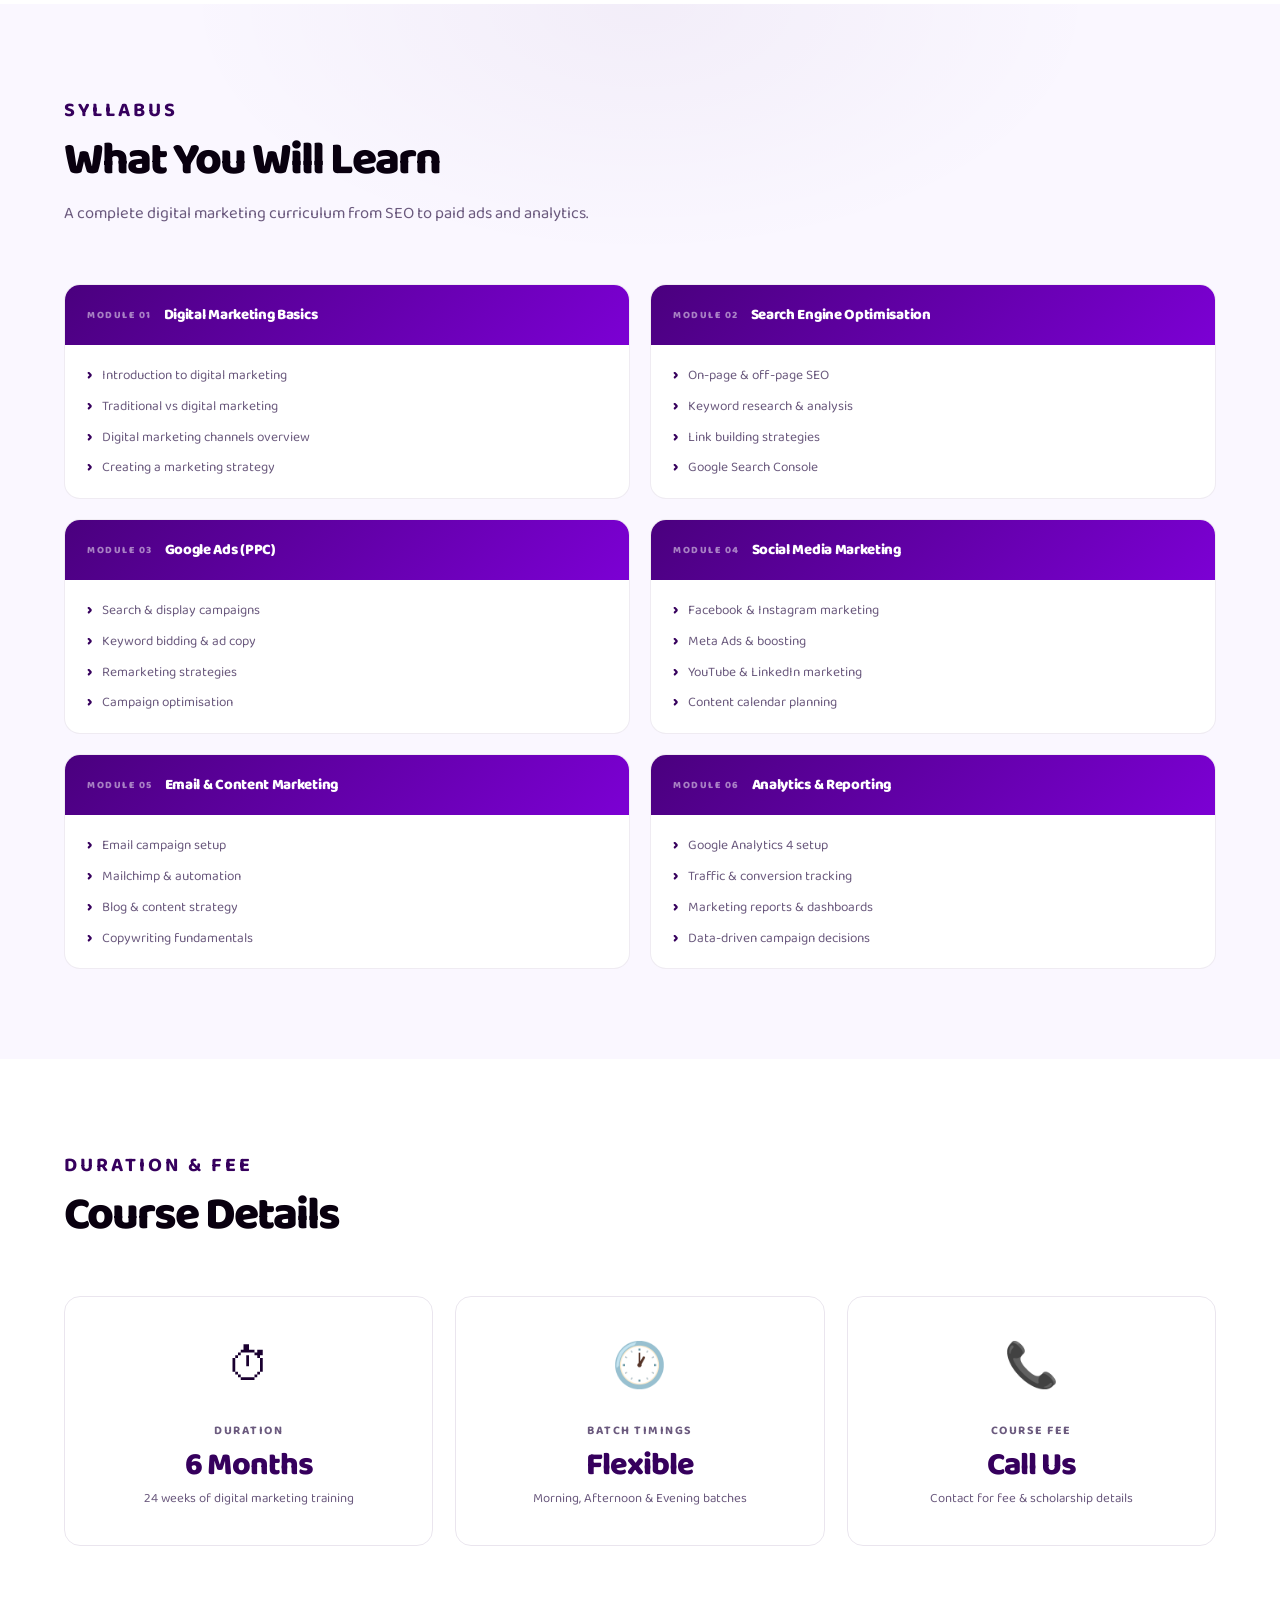
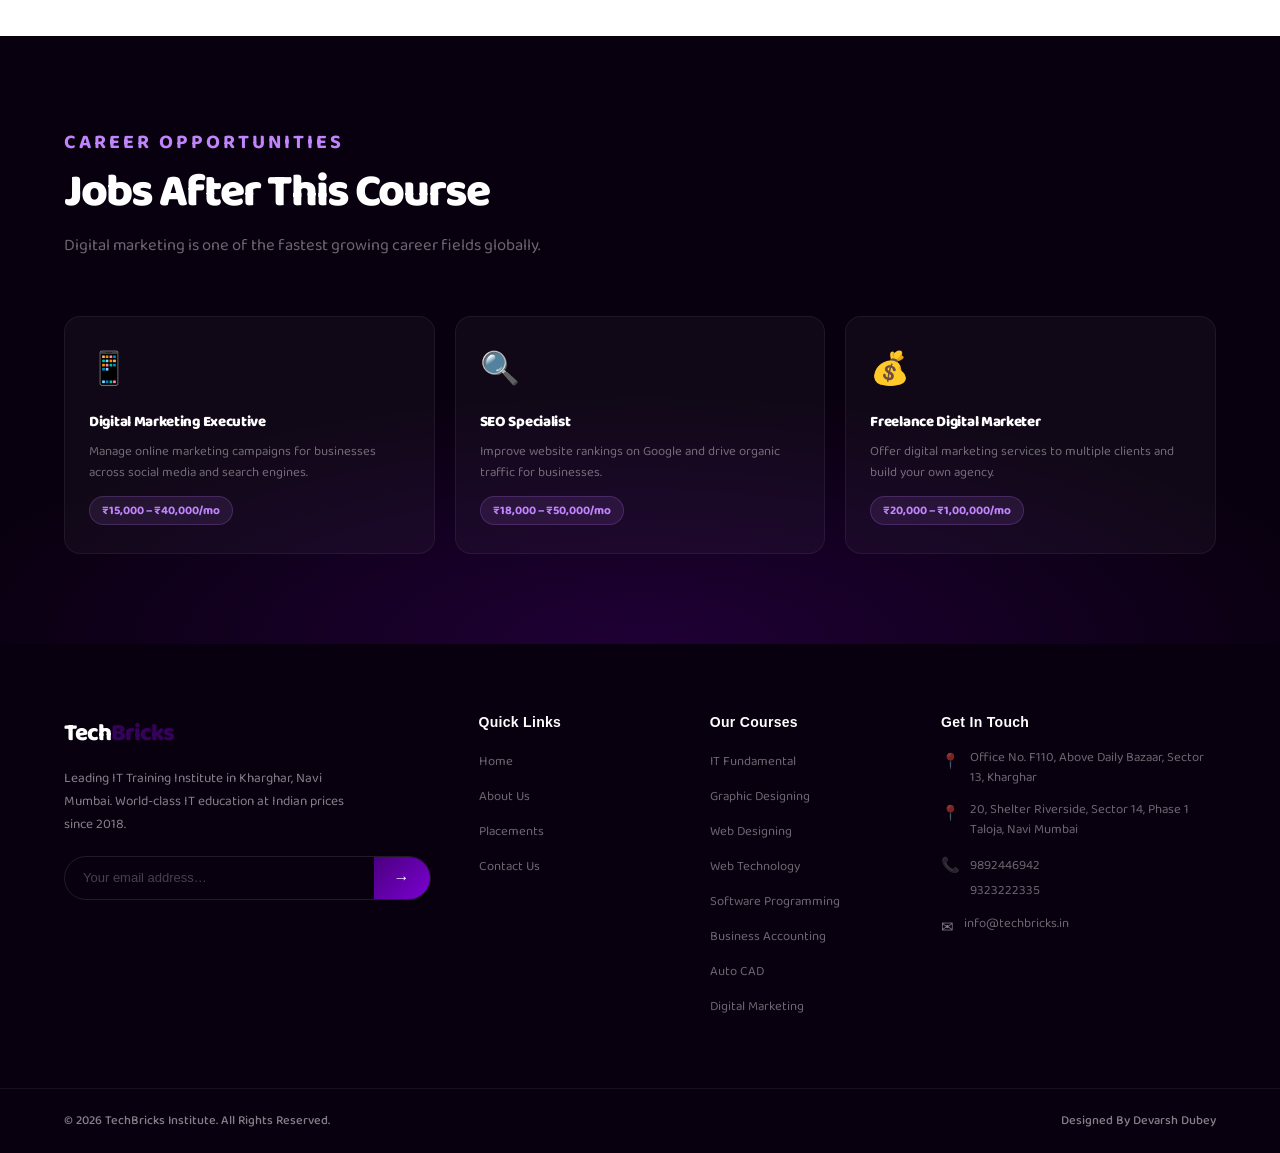
<file: digital_market.html>
<!DOCTYPE html>
<html lang="en">
<head>
<meta charset="UTF-8">
<meta name="viewport" content="width=device-width, initial-scale=1.0">
<title>Digital Marketing Course – TechBricks</title>
<link href="https://fonts.googleapis.com/css2?family=Baloo+2:wght@400..800&display=swap" rel="stylesheet">
<link rel="stylesheet" href="styles.css">
<link rel="stylesheet" href="style2.css">
</head>
<body>
<div class="topbar"><div class="tbi"><span>🎓 Leading IT Training &amp; Services · Kharghar, Navi Mumbai</span><div class="tbr"><a href="mailto:info@techbricks.in">✉ info@techbricks.in</a><a href="tel:9892446942">📞 9892446942</a><a href="tel:9323222335">📞 9323222335</a></div></div></div>
<nav><div class="ni"><a href="index.html" class="logo">Tech<span>Bricks</span></a><ul class="nl"><li><a href="index.html#about">About Us</a></li><li class="dropdown"><a href="index.html#courses">Our Courses ▾</a><div class="dmenu"><h5>Our Courses</h5><a href="it-fundamental.html">IT Fundamental Course</a><a href="graphic-designing.html">Diploma in Graphic Designing</a><a href="web-designing.html">Diploma in Web Designing</a><a href="web-technology.html">Diploma in Web Technology</a><a href="software-programming.html">Diploma in Software Programming</a><a href="business-accounting.html">Business Accounting &amp; Taxation</a><a href="auto-cad.html">Diploma in Auto CAD</a><a href="hardware-networking.html">Hardware &amp; Networking</a><a href="digital-marketing.html">Digital Marketing</a></div></li><li class="dropdown"><a href="index.html#services">Our Services ▾</a><div class="dmenu"><h5>Our Services</h5><a href="index.html#services">Website Designing</a><a href="index.html#services">Digital Marketing</a></div></li><li><a href="index.html#why">Placements</a></li><li><a href="index.html#testi">Testimonials</a></li><li><a href="index.html#contact">Contact</a></li></ul><button class="btn-eq" onclick="openModal()">Enquire Now</button><button class="hbg" id="hbg" aria-label="Menu"><span class="b"></span><span class="b"></span><span class="b"></span></button></div></nav>
<div class="mnav" id="mnav"><ul class="mnl"><li><a href="index.html#about">About Us</a></li><li><a href="it-fundamental.html" class="mst" data-t="mc1">Our Courses <span class="marr">›</span></a><div class="msub" id="mc1"><a href="it-fundamental.html">IT Fundamental Course</a><a href="graphic-designing.html">Graphic Designing</a><a href="web-designing.html">Web Designing</a><a href="web-technology.html">Web Technology</a><a href="software-programming.html">Software Programming</a><a href="business-accounting.html">Business Accounting</a><a href="auto-cad.html">Auto CAD</a><a href="hardware-networking.html">Hardware &amp; Networking</a><a href="digital-marketing.html">Digital Marketing</a></div></li><li><a href="index.html#services" class="mst" data-t="mc2">Our Services <span class="marr">›</span></a><div class="msub" id="mc2"><a href="index.html#services">Website Designing</a><a href="index.html#services">Digital Marketing</a></div></li><li><a href="index.html#why">Placements</a></li><li><a href="index.html#testi">Testimonials</a></li><li><a href="index.html#contact">Contact Us</a></li></ul><div class="mnf"><p class="mnfl">📞 Call Us Directly</p><a href="tel:9892446942" class="mcl">📞 9892446942</a><a href="tel:9323222335" class="mcl">📞 9323222335</a><button class="meb" onclick="openModal();closeMnav()">🎓 Enquire Now</button></div></div>

<section class="chero">
  <div class="orb orb1"></div><div class="orb orb2"></div><div class="orb orb3"></div><div class="hgrid"></div>
  <div class="chi"><div>
    <div class="cbread"><a href="index.html">Home</a><span>›</span><a href="index.html#courses">Courses</a><span>›</span>Digital Marketing</div>
    <div class="chero-badge"><span class="dot"></span> Marketing</div>
    <h1>Diploma in<br><em>Digital Marketing</em></h1>
    <p class="chero-desc">Master SEO, Google Ads, Social Media Marketing, Email Marketing and Analytics. Build a powerful career in the fastest growing field of the digital age.</p>
    <div class="cmeta"><div class="cmi"><span>⏱</span> 6 Months</div><div class="cmi"><span>📋</span> Diploma Certificate</div><div class="cmi"><span>🕐</span> Flexible Batches</div></div>
    <div class="chcta"><button class="btn-p" onclick="openModal()">🎓 Enquire Now</button><a href="tel:9892446942" class="btn-o">📞 Call Us Now</a></div>
  </div><div class="cicon">📱</div></div>
</section>

<section class="ov"><div class="container"><div class="ovg">
  <div class="ov-left reveal"><span class="slbl2">Course Overview</span><h2 class="stitle">What is<br>Digital Marketing?</h2><p>Digital marketing is promoting products and services through online channels. This course covers every aspect — from search engine optimisation to paid advertising, social media to content marketing.</p><p>You'll run live campaigns during the course, giving you real-world experience that employers and clients value most.</p><div class="ov-hls"><div class="ov-hl"><span class="ov-hl-ico">✅</span><div><strong>Live Campaign Experience</strong><span>Run real Google &amp; Facebook ad campaigns</span></div></div><div class="ov-hl"><span class="ov-hl-ico">📊</span><div><strong>Data &amp; Analytics</strong><span>Google Analytics &amp; data-driven decisions</span></div></div><div class="ov-hl"><span class="ov-hl-ico">💼</span><div><strong>Freelance &amp; Agency Ready</strong><span>Work for clients or join a digital agency</span></div></div></div></div>
  <div class="ov-card reveal"><div class="ov-card-ttl">Course Snapshot</div><div class="ov-st"><div class="ov-st-ico">⏱</div><div><div class="ov-st-num">6 Months</div><div class="ov-st-lbl">Course Duration</div></div></div><div class="ov-st"><div class="ov-st-ico">📚</div><div><div class="ov-st-num">6 Modules</div><div class="ov-st-lbl">Structured Learning</div></div></div><div class="ov-st"><div class="ov-st-ico">🎓</div><div><div class="ov-st-num">Diploma</div><div class="ov-st-lbl">Certificate on Completion</div></div></div><div class="ov-st"><div class="ov-st-ico">🕐</div><div><div class="ov-st-num">Flexible</div><div class="ov-st-lbl">Morning &amp; Evening Batches</div></div></div></div>
</div></div></section>

<section class="syl"><div class="container"><div class="tb reveal"><span class="slbl2">Syllabus</span><h2 class="stitle">What You Will Learn</h2><p class="ssub">A complete digital marketing curriculum from SEO to paid ads and analytics.</p></div>
<div class="syl-grid">
  <div class="smod reveal"><div class="smod-head"><span class="smod-n">MODULE 01</span><h4>Digital Marketing Basics</h4></div><div class="smod-body"><ul><li>Introduction to digital marketing</li><li>Traditional vs digital marketing</li><li>Digital marketing channels overview</li><li>Creating a marketing strategy</li></ul></div></div>
  <div class="smod reveal"><div class="smod-head"><span class="smod-n">MODULE 02</span><h4>Search Engine Optimisation</h4></div><div class="smod-body"><ul><li>On-page &amp; off-page SEO</li><li>Keyword research &amp; analysis</li><li>Link building strategies</li><li>Google Search Console</li></ul></div></div>
  <div class="smod reveal"><div class="smod-head"><span class="smod-n">MODULE 03</span><h4>Google Ads (PPC)</h4></div><div class="smod-body"><ul><li>Search &amp; display campaigns</li><li>Keyword bidding &amp; ad copy</li><li>Remarketing strategies</li><li>Campaign optimisation</li></ul></div></div>
  <div class="smod reveal"><div class="smod-head"><span class="smod-n">MODULE 04</span><h4>Social Media Marketing</h4></div><div class="smod-body"><ul><li>Facebook &amp; Instagram marketing</li><li>Meta Ads &amp; boosting</li><li>YouTube &amp; LinkedIn marketing</li><li>Content calendar planning</li></ul></div></div>
  <div class="smod reveal"><div class="smod-head"><span class="smod-n">MODULE 05</span><h4>Email &amp; Content Marketing</h4></div><div class="smod-body"><ul><li>Email campaign setup</li><li>Mailchimp &amp; automation</li><li>Blog &amp; content strategy</li><li>Copywriting fundamentals</li></ul></div></div>
  <div class="smod reveal"><div class="smod-head"><span class="smod-n">MODULE 06</span><h4>Analytics &amp; Reporting</h4></div><div class="smod-body"><ul><li>Google Analytics 4 setup</li><li>Traffic &amp; conversion tracking</li><li>Marketing reports &amp; dashboards</li><li>Data-driven campaign decisions</li></ul></div></div>
</div></div></section>

<section class="dur"><div class="container"><div class="tb reveal"><span class="slbl2">Duration &amp; Fee</span><h2 class="stitle">Course Details</h2></div><div class="dur-grid"><div class="dur-card reveal"><span class="dur-ico">⏱</span><h4>Duration</h4><div class="dur-val">6 Months</div><div class="dur-sub">24 weeks of digital marketing training</div></div><div class="dur-card reveal"><span class="dur-ico">🕐</span><h4>Batch Timings</h4><div class="dur-val">Flexible</div><div class="dur-sub">Morning, Afternoon &amp; Evening batches</div></div><div class="dur-card reveal"><span class="dur-ico">📞</span><h4>Course Fee</h4><div class="dur-val">Call Us</div><div class="dur-sub">Contact for fee &amp; scholarship details</div></div></div></div></section>

<section class="car"><div class="container"><div class="tb reveal"><span class="slbl2" style="color:var(--accent)">Career Opportunities</span><h2 class="stitle">Jobs After This Course</h2><p class="ssub">Digital marketing is one of the fastest growing career fields globally.</p></div>
<div class="car-grid"><div class="car-card reveal"><span class="car-ico">📱</span><h4>Digital Marketing Executive</h4><p>Manage online marketing campaigns for businesses across social media and search engines.</p><span class="car-sal">₹15,000 – ₹40,000/mo</span></div><div class="car-card reveal"><span class="car-ico">🔍</span><h4>SEO Specialist</h4><p>Improve website rankings on Google and drive organic traffic for businesses.</p><span class="car-sal">₹18,000 – ₹50,000/mo</span></div><div class="car-card reveal"><span class="car-ico">💰</span><h4>Freelance Digital Marketer</h4><p>Offer digital marketing services to multiple clients and build your own agency.</p><span class="car-sal">₹20,000 – ₹1,00,000/mo</span></div></div>
</div></section>

<footer><div class="ftop"><div class="container"><div class="fg"><div class="fb"><a href="index.html" class="logo">Tech<span>Bricks</span></a><p>Leading IT Training Institute in Kharghar, Navi Mumbai. World-class IT education at Indian prices since 2018.</p><div class="nf"><input type="email" placeholder="Your email address…"><button type="button">→</button></div></div><div class="fc"><h5>Quick Links</h5><ul><li><a href="index.html">Home</a></li><li><a href="index.html#about">About Us</a></li><li><a href="index.html#why">Placements</a></li><li><a href="index.html#contact">Contact Us</a></li></ul></div><div class="fc"><h5>Our Courses</h5><ul><li><a href="it-fundamental.html">IT Fundamental</a></li><li><a href="graphic-designing.html">Graphic Designing</a></li><li><a href="web-designing.html">Web Designing</a></li><li><a href="web-technology.html">Web Technology</a></li><li><a href="software-programming.html">Software Programming</a></li><li><a href="business-accounting.html">Business Accounting</a></li><li><a href="auto-cad.html">Auto CAD</a></li><li><a href="digital-marketing.html">Digital Marketing</a></li></ul></div><div class="fc"><h5>Get In Touch</h5><div class="ci"><span class="cico">📍</span><p>Office No. F110, Above Daily Bazaar, Sector 13, Kharghar</p></div><div class="ci"><span class="cico">📍</span><p>20, Shelter Riverside, Sector 14, Phase 1 Taloja, Navi Mumbai</p></div><div class="ci"><span class="cico">📞</span><div><a href="tel:9892446942">9892446942</a><br><a href="tel:9323222335">9323222335</a></div></div><div class="ci"><span class="cico">✉</span><a href="mailto:info@techbricks.in">info@techbricks.in</a></div></div></div></div></div><div class="container"><div class="fbot"><span>© 2026 TechBricks Institute. All Rights Reserved.</span><span>Designed By Devarsh Dubey</span></div></div></footer>
<a href="tel:9892446942" class="fcall" title="Call Us Now">📞</a>
<div class="mover" id="enquiryModal" onclick="if(event.target===this)closeModal()"><div class="modal"><div class="mh"><div><h3>🎓 Enquire Now</h3><p>We'll get back to you within 24 hours</p></div><button class="mclose" onclick="closeModal()">✕</button></div><div class="mbody"><div class="frow"><div class="fg2"><label>Name *</label><input type="text" placeholder="Enter your name here"></div></div><div class="fg2"><label>Mobile Number *</label><input type="tel" placeholder="+91 99XXXXXXXX"></div><div class="fg2"><label>Email Address</label><input type="email" placeholder="you@example.com"></div><div class="fg2"><label>Course of Interest *</label><select><option value="">— Select a Course —</option><option>IT Fundamental Course</option><option>Diploma in Graphic Designing</option><option>Diploma in Web Designing</option><option>Diploma in Web Technology</option><option>Diploma in Software Programming</option><option>Business Accounting &amp; Taxation</option><option>Diploma in Auto CAD</option><option>Hardware &amp; Networking</option><option selected>Digital Marketing</option></select></div><div class="fg2"><label>Message</label><textarea placeholder="Any specific questions or requirements…"></textarea></div><button class="btn-sub" onclick="submitForm()">Send Enquiry on WhatsApp →</button><p class="mnote">📞 Prefer to call? <a href="tel:9892446942">9892446942</a></p></div></div></div>
<script src="script.js"></script>
</body></html>
</file>
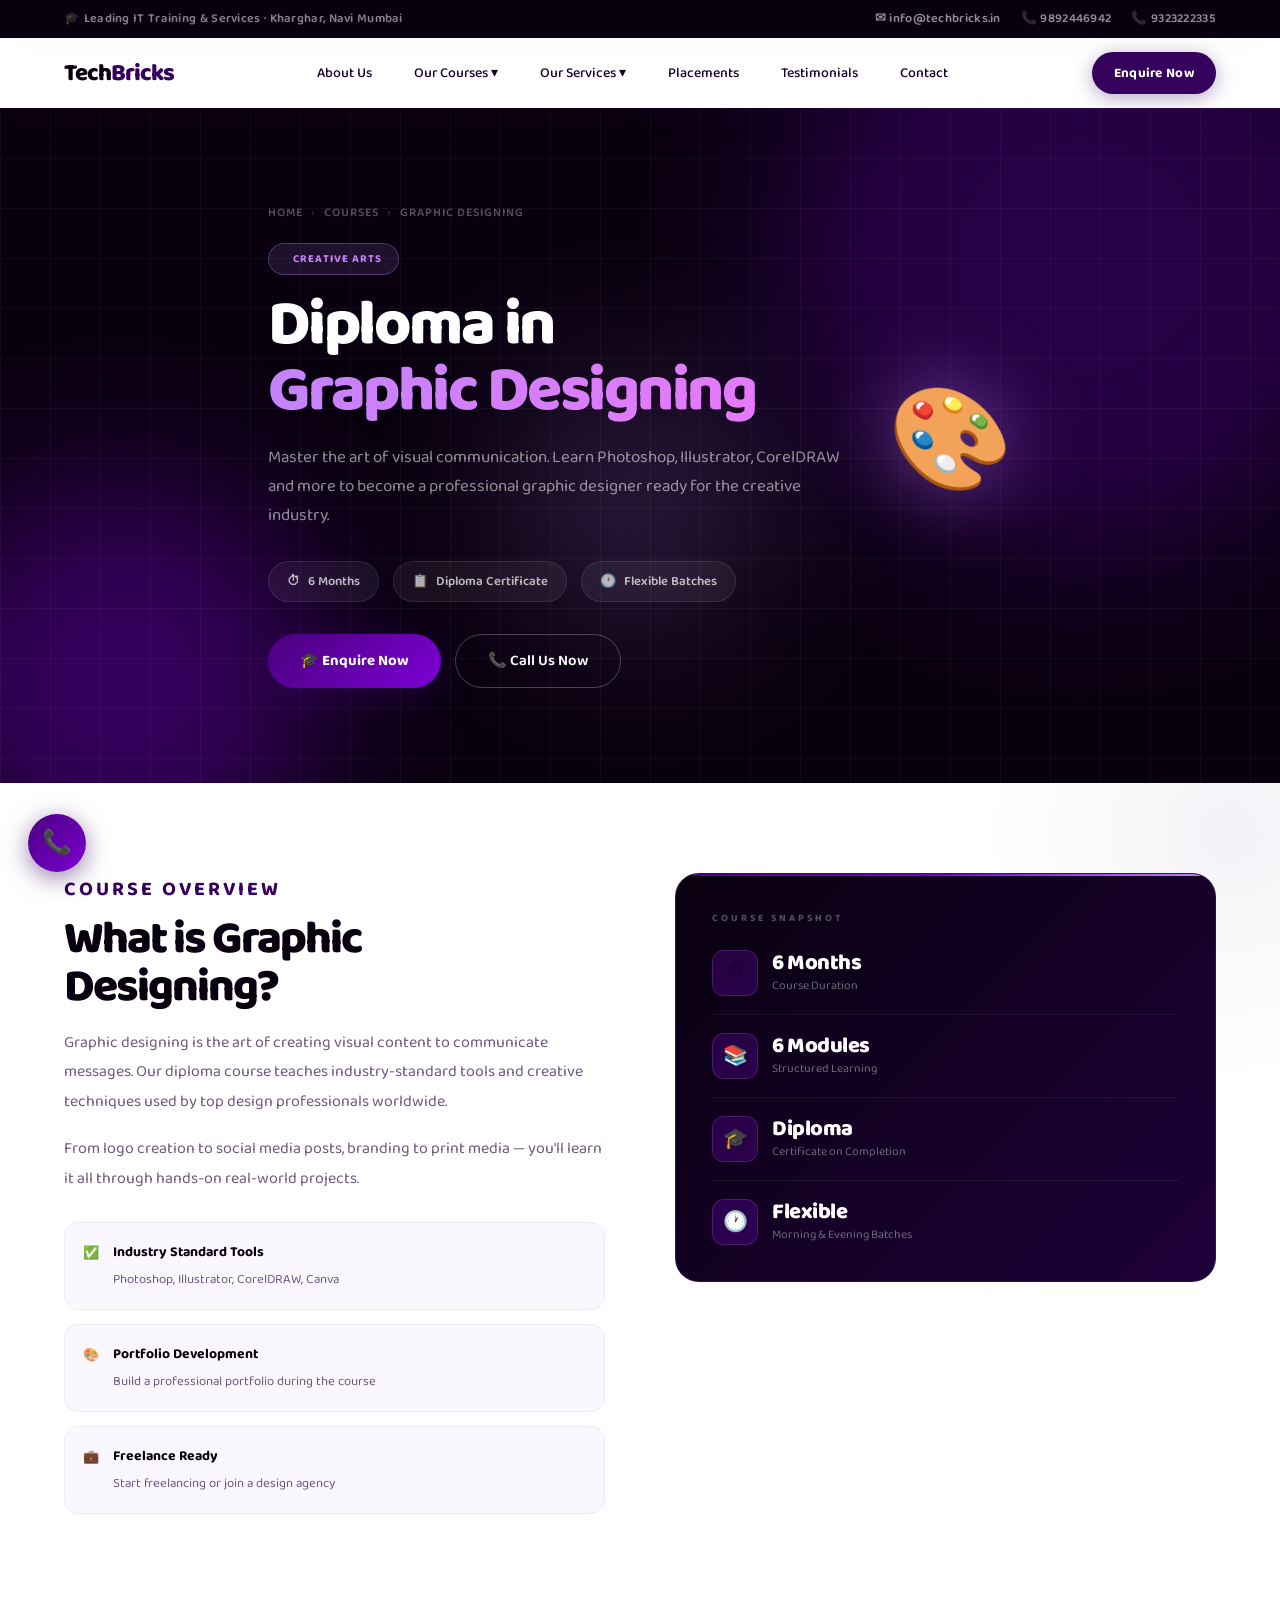
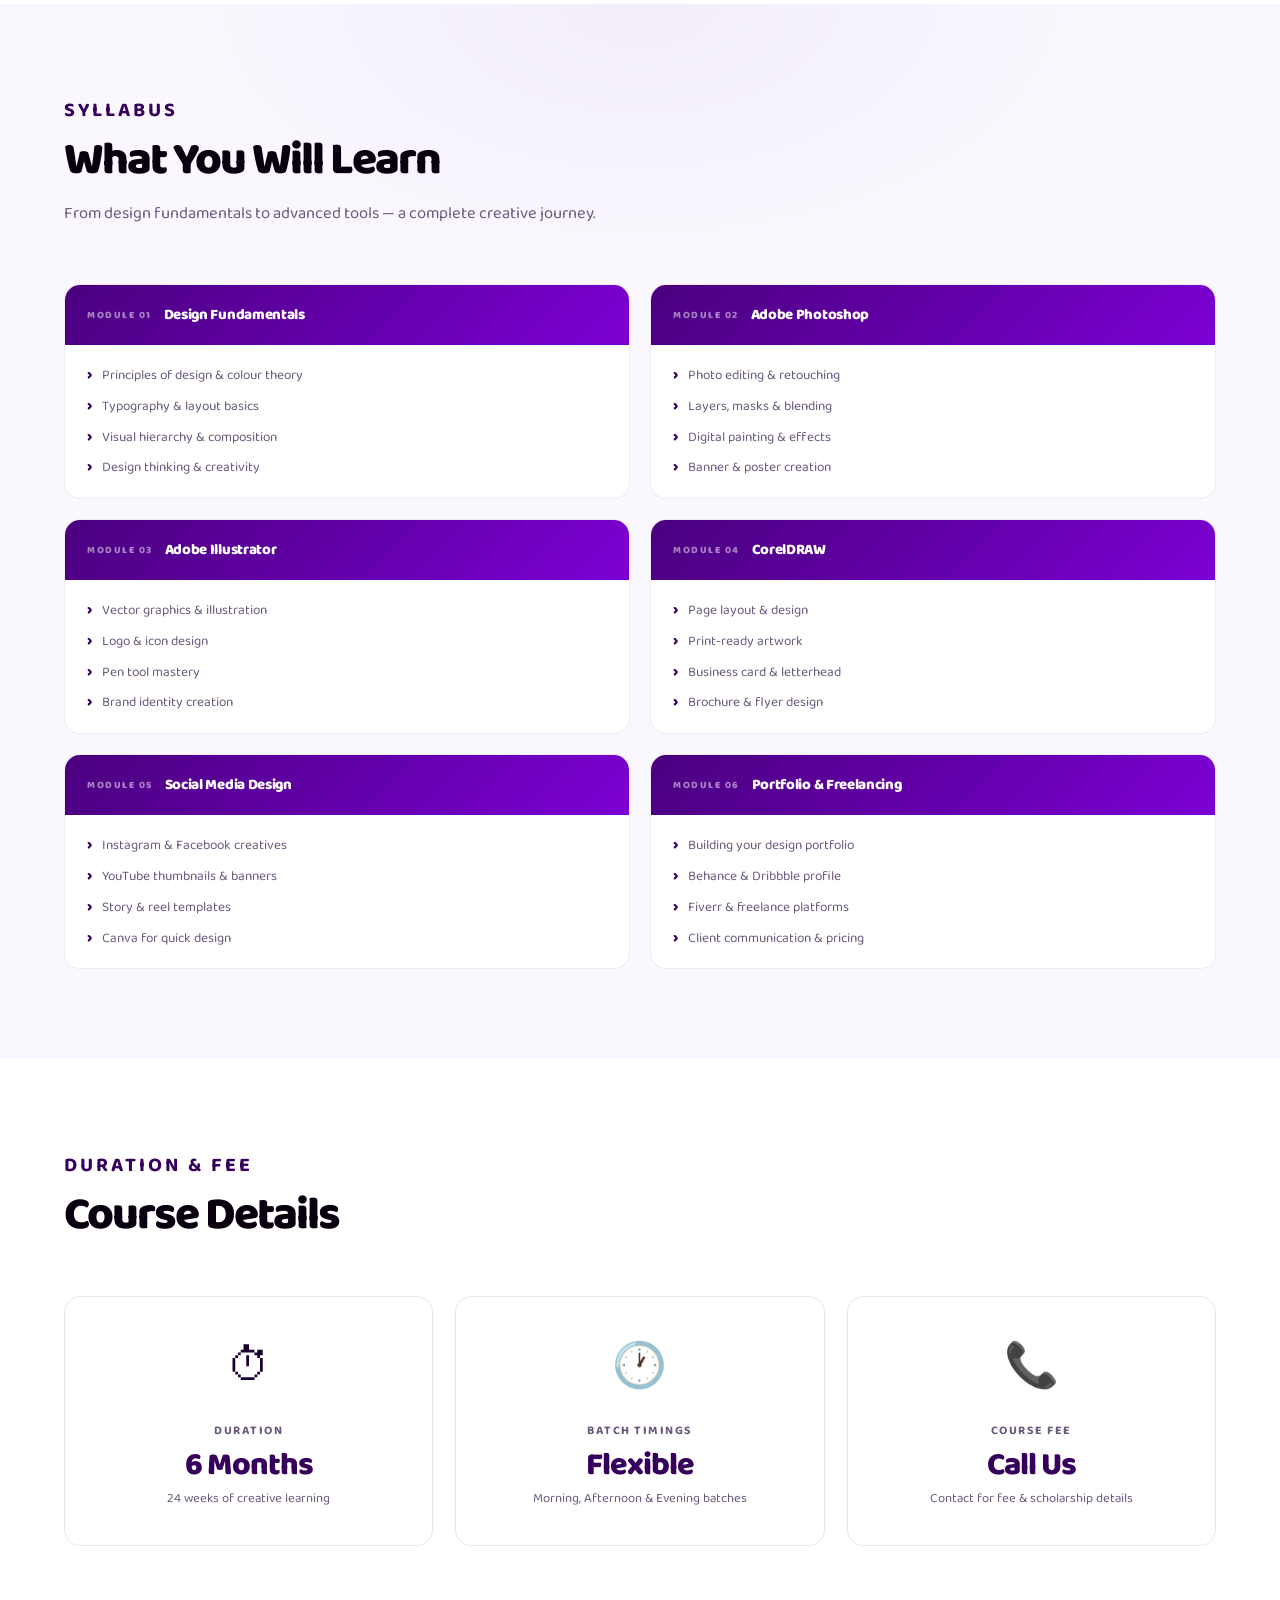
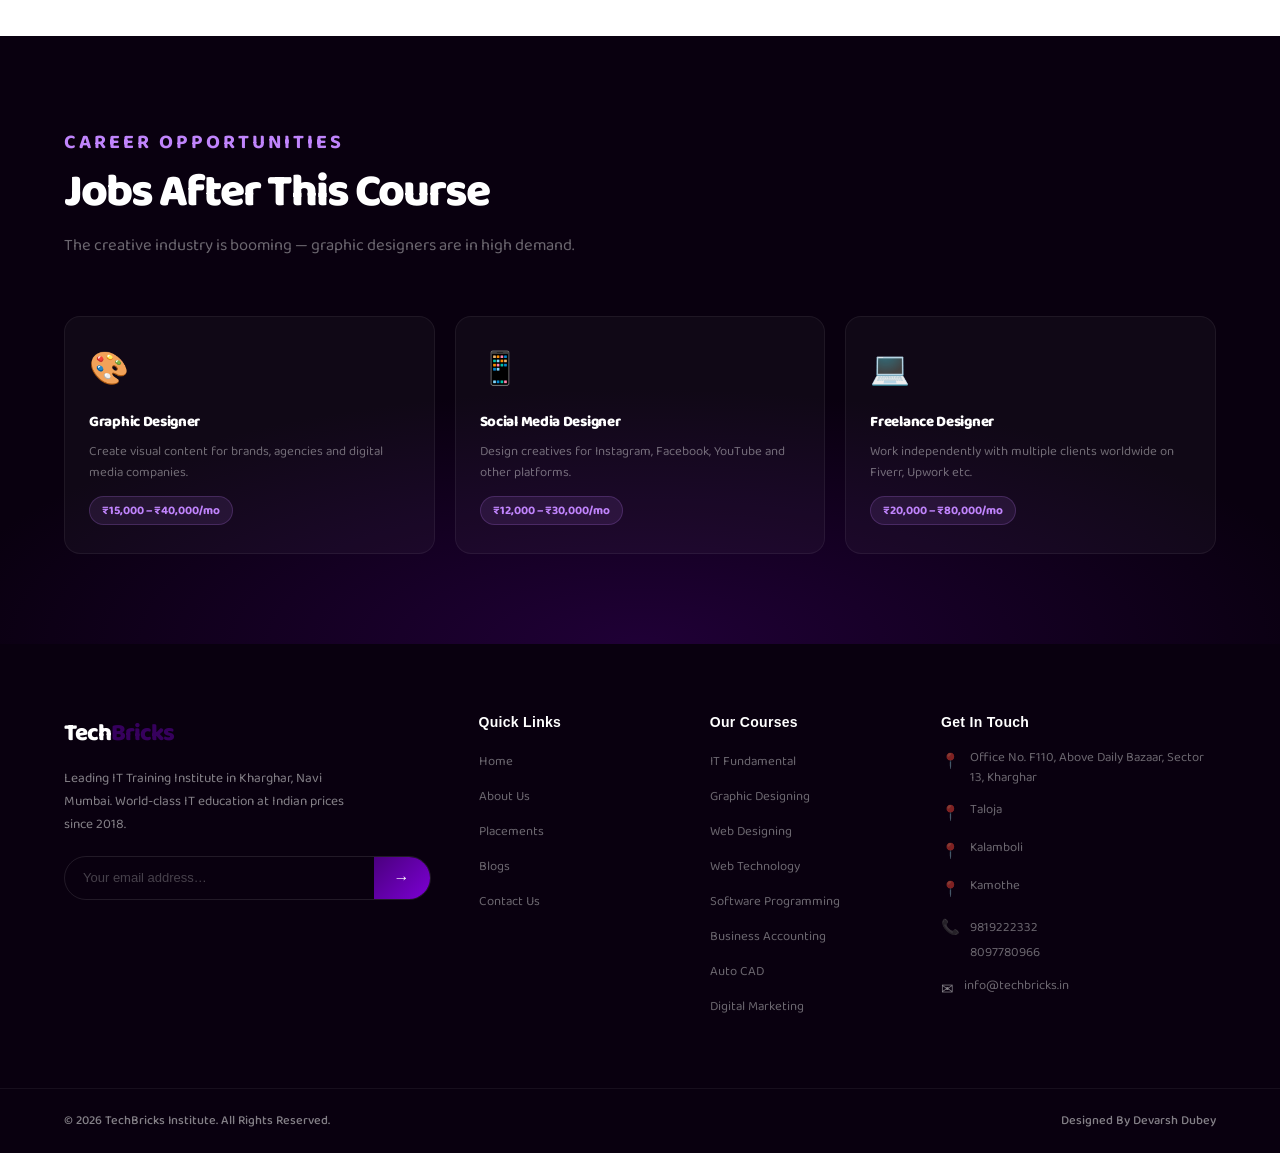
<file: graphic-designing.html>
<!DOCTYPE html>
<html lang="en">

<head>
  <meta charset="UTF-8">
  <meta name="viewport" content="width=device-width, initial-scale=1.0">
  <title>Diploma in Graphic Designing – TechBricks</title>
  <link href="https://fonts.googleapis.com/css2?family=Baloo+2:wght@400..800&display=swap" rel="stylesheet">
  <link rel="stylesheet" href="styles.css">
  <link rel="stylesheet" href="style2.css">
</head>

<body>

  <div class="topbar">
    <div class="tbi"><span>🎓 Leading IT Training &amp; Services · Kharghar, Navi Mumbai</span>
      <div class="tbr"><a href="mailto:info@techbricks.in">✉ info@techbricks.in</a><a href="tel:9892446942">📞
          9892446942</a><a href="tel:9323222335">📞 9323222335</a></div>
    </div>
  </div>
  <nav>
    <div class="ni"><a href="index.html" class="logo">Tech<span>Bricks</span></a>
      <ul class="nl">
        <li><a href="index.html#about">About Us</a></li>
        <li class="dropdown"><a href="index.html#courses">Our Courses ▾</a>
          <div class="dmenu">
            <h5>Our Courses</h5><a href="it-fundamental.html">IT Fundamental Course</a><a
              href="graphic-designing.html">Diploma in Graphic Designing</a><a href="web-designing.html">Diploma in Web
              Designing</a><a href="web-technology.html">Diploma in Web Technology</a><a
              href="software-programming.html">Diploma in Software Programming</a><a
              href="business-accounting.html">Business Accounting &amp; Taxation</a><a href="auto-cad.html">Diploma in
              Auto CAD</a><a href="hardware-networking.html">Hardware &amp; Networking</a><a
              href="digital-marketing.html">Digital Marketing</a>
          </div>
        </li>
        <li class="dropdown"><a href="index.html#services">Our Services ▾</a>
          <div class="dmenu">
            <h5>Our Services</h5><a href="index.html#services">Website Designing</a><a
              href="index.html#services">Digital Marketing</a>
          </div>
        </li>
        <li><a href="index.html#why">Placements</a></li>
        <li><a href="index.html#testi">Testimonials</a></li>
        <li><a href="index.html#contact">Contact</a></li>
      </ul><button class="btn-eq" onclick="openModal()">Enquire Now</button><button class="hbg" id="hbg"
        aria-label="Menu"><span class="b"></span><span class="b"></span><span class="b"></span></button>
    </div>
  </nav>
  <div class="mnav" id="mnav">
    <ul class="mnl">
      <li><a href="index.html#about">About Us</a></li>
      <li><a href="it-fundamental.html" class="mst" data-t="mc1">Our Courses <span class="marr">›</span></a>
        <div class="msub" id="mc1"><a href="it-fundamental.html">IT Fundamental Course</a><a
            href="graphic-designing.html">Graphic Designing</a><a href="web-designing.html">Web Designing</a><a
            href="web-technology.html">Web Technology</a><a href="software-programming.html">Software Programming</a><a
            href="business-accounting.html">Business Accounting</a><a href="auto-cad.html">Auto CAD</a><a
            href="hardware-networking.html">Hardware &amp; Networking</a><a href="digital-marketing.html">Digital
            Marketing</a></div>
      </li>
      <li><a href="index.html#services" class="mst" data-t="mc2">Our Services <span class="marr">›</span></a>
        <div class="msub" id="mc2"><a href="index.html#services">Website Designing</a><a
            href="index.html#services">Digital Marketing</a></div>
      </li>
      <li><a href="index.html#why">Placements</a></li>
      <li><a href="index.html#testi">Testimonials</a></li>
      <li><a href="index.html#contact">Contact Us</a></li>
    </ul>
    <div class="mnf">
      <p class="mnfl">📞 Call Us Directly</p><a href="tel:9892446942" class="mcl">📞 9892446942</a><a
        href="tel:9323222335" class="mcl">📞 9323222335</a><button class="meb" onclick="openModal();closeMnav()">🎓
        Enquire Now</button>
    </div>
  </div>

  <section class="chero">
    <div class="orb orb1"></div>
    <div class="orb orb2"></div>
    <div class="orb orb3"></div>
    <div class="hgrid"></div>
    <div class="chi">
      <div>
        <div class="cbread"><a href="index.html">Home</a><span>›</span><a
            href="index.html#courses">Courses</a><span>›</span>Graphic Designing</div>
        <div class="chero-badge"><span class="dot"></span> Creative Arts</div>
        <h1>Diploma in<br><em>Graphic Designing</em></h1>
        <p class="chero-desc">Master the art of visual communication. Learn Photoshop, Illustrator, CorelDRAW and more
          to become a professional graphic designer ready for the creative industry.</p>
        <div class="cmeta">
          <div class="cmi"><span>⏱</span> 6 Months</div>
          <div class="cmi"><span>📋</span> Diploma Certificate</div>
          <div class="cmi"><span>🕐</span> Flexible Batches</div>
        </div>
        <div class="chcta"><button class="btn-p" onclick="openModal()">🎓 Enquire Now</button><a href="tel:9892446942"
            class="btn-o">📞 Call Us Now</a></div>
      </div>
      <div class="cicon">🎨</div>
    </div>
  </section>

  <section class="ov">
    <div class="container">
      <div class="ovg">
        <div class="ov-left reveal"><span class="slbl2">Course Overview</span>
          <h2 class="stitle">What is Graphic<br>Designing?</h2>
          <p>Graphic designing is the art of creating visual content to communicate messages. Our diploma course teaches
            industry-standard tools and creative techniques used by top design professionals worldwide.</p>
          <p>From logo creation to social media posts, branding to print media — you'll learn it all through hands-on
            real-world projects.</p>
          <div class="ov-hls">
            <div class="ov-hl"><span class="ov-hl-ico">✅</span>
              <div><strong>Industry Standard Tools</strong><span>Photoshop, Illustrator, CorelDRAW, Canva</span></div>
            </div>
            <div class="ov-hl"><span class="ov-hl-ico">🎨</span>
              <div><strong>Portfolio Development</strong><span>Build a professional portfolio during the course</span>
              </div>
            </div>
            <div class="ov-hl"><span class="ov-hl-ico">💼</span>
              <div><strong>Freelance Ready</strong><span>Start freelancing or join a design agency</span></div>
            </div>
          </div>
        </div>
        <div class="ov-card reveal">
          <div class="ov-card-ttl">Course Snapshot</div>
          <div class="ov-st">
            <div class="ov-st-ico">⏱</div>
            <div>
              <div class="ov-st-num">6 Months</div>
              <div class="ov-st-lbl">Course Duration</div>
            </div>
          </div>
          <div class="ov-st">
            <div class="ov-st-ico">📚</div>
            <div>
              <div class="ov-st-num">6 Modules</div>
              <div class="ov-st-lbl">Structured Learning</div>
            </div>
          </div>
          <div class="ov-st">
            <div class="ov-st-ico">🎓</div>
            <div>
              <div class="ov-st-num">Diploma</div>
              <div class="ov-st-lbl">Certificate on Completion</div>
            </div>
          </div>
          <div class="ov-st">
            <div class="ov-st-ico">🕐</div>
            <div>
              <div class="ov-st-num">Flexible</div>
              <div class="ov-st-lbl">Morning &amp; Evening Batches</div>
            </div>
          </div>
        </div>
      </div>
    </div>
  </section>

  <section class="syl">
    <div class="container">
      <div class="tb reveal"><span class="slbl2">Syllabus</span>
        <h2 class="stitle">What You Will Learn</h2>
        <p class="ssub">From design fundamentals to advanced tools — a complete creative journey.</p>
      </div>
      <div class="syl-grid">
        <div class="smod reveal">
          <div class="smod-head"><span class="smod-n">MODULE 01</span>
            <h4>Design Fundamentals</h4>
          </div>
          <div class="smod-body">
            <ul>
              <li>Principles of design &amp; colour theory</li>
              <li>Typography &amp; layout basics</li>
              <li>Visual hierarchy &amp; composition</li>
              <li>Design thinking &amp; creativity</li>
            </ul>
          </div>
        </div>
        <div class="smod reveal">
          <div class="smod-head"><span class="smod-n">MODULE 02</span>
            <h4>Adobe Photoshop</h4>
          </div>
          <div class="smod-body">
            <ul>
              <li>Photo editing &amp; retouching</li>
              <li>Layers, masks &amp; blending</li>
              <li>Digital painting &amp; effects</li>
              <li>Banner &amp; poster creation</li>
            </ul>
          </div>
        </div>
        <div class="smod reveal">
          <div class="smod-head"><span class="smod-n">MODULE 03</span>
            <h4>Adobe Illustrator</h4>
          </div>
          <div class="smod-body">
            <ul>
              <li>Vector graphics &amp; illustration</li>
              <li>Logo &amp; icon design</li>
              <li>Pen tool mastery</li>
              <li>Brand identity creation</li>
            </ul>
          </div>
        </div>
        <div class="smod reveal">
          <div class="smod-head"><span class="smod-n">MODULE 04</span>
            <h4>CorelDRAW</h4>
          </div>
          <div class="smod-body">
            <ul>
              <li>Page layout &amp; design</li>
              <li>Print-ready artwork</li>
              <li>Business card &amp; letterhead</li>
              <li>Brochure &amp; flyer design</li>
            </ul>
          </div>
        </div>
        <div class="smod reveal">
          <div class="smod-head"><span class="smod-n">MODULE 05</span>
            <h4>Social Media Design</h4>
          </div>
          <div class="smod-body">
            <ul>
              <li>Instagram &amp; Facebook creatives</li>
              <li>YouTube thumbnails &amp; banners</li>
              <li>Story &amp; reel templates</li>
              <li>Canva for quick design</li>
            </ul>
          </div>
        </div>
        <div class="smod reveal">
          <div class="smod-head"><span class="smod-n">MODULE 06</span>
            <h4>Portfolio &amp; Freelancing</h4>
          </div>
          <div class="smod-body">
            <ul>
              <li>Building your design portfolio</li>
              <li>Behance &amp; Dribbble profile</li>
              <li>Fiverr &amp; freelance platforms</li>
              <li>Client communication &amp; pricing</li>
            </ul>
          </div>
        </div>
      </div>
    </div>
  </section>

  <section class="dur">
    <div class="container">
      <div class="tb reveal"><span class="slbl2">Duration &amp; Fee</span>
        <h2 class="stitle">Course Details</h2>
      </div>
      <div class="dur-grid">
        <div class="dur-card reveal"><span class="dur-ico">⏱</span>
          <h4>Duration</h4>
          <div class="dur-val">6 Months</div>
          <div class="dur-sub">24 weeks of creative learning</div>
        </div>
        <div class="dur-card reveal"><span class="dur-ico">🕐</span>
          <h4>Batch Timings</h4>
          <div class="dur-val">Flexible</div>
          <div class="dur-sub">Morning, Afternoon &amp; Evening batches</div>
        </div>
        <div class="dur-card reveal"><span class="dur-ico">📞</span>
          <h4>Course Fee</h4>
          <div class="dur-val">Call Us</div>
          <div class="dur-sub">Contact for fee &amp; scholarship details</div>
        </div>
      </div>
    </div>
  </section>

  <section class="car">
    <div class="container">
      <div class="tb reveal"><span class="slbl2" style="color:var(--accent)">Career Opportunities</span>
        <h2 class="stitle">Jobs After This Course</h2>
        <p class="ssub">The creative industry is booming — graphic designers are in high demand.</p>
      </div>
      <div class="car-grid">
        <div class="car-card reveal"><span class="car-ico">🎨</span>
          <h4>Graphic Designer</h4>
          <p>Create visual content for brands, agencies and digital media companies.</p><span class="car-sal">₹15,000 –
            ₹40,000/mo</span>
        </div>
        <div class="car-card reveal"><span class="car-ico">📱</span>
          <h4>Social Media Designer</h4>
          <p>Design creatives for Instagram, Facebook, YouTube and other platforms.</p><span class="car-sal">₹12,000 –
            ₹30,000/mo</span>
        </div>
        <div class="car-card reveal"><span class="car-ico">💻</span>
          <h4>Freelance Designer</h4>
          <p>Work independently with multiple clients worldwide on Fiverr, Upwork etc.</p><span class="car-sal">₹20,000
            – ₹80,000/mo</span>
        </div>
      </div>
    </div>
  </section>

  <!-- FOOTER -->
  <footer>
    <div class="ftop">
      <div class="container">
        <div class="fg">
          <div class="fb">
            <a href="#" class="logo">Tech<span>Bricks</span></a>
            <p>Leading IT Training Institute in Kharghar, Navi Mumbai. World-class IT education at Indian prices since
              2018.</p>
            <div class="nf">
              <input type="email" placeholder="Your email address…">
              <button type="button">→</button>
            </div>
          </div>
          <div class="fc">
            <h5>Quick Links</h5>
            <ul>
              <li><a href="#">Home</a></li>
              <li><a href="#about">About Us</a></li>
              <li><a href="#why">Placements</a></li>
              <li><a href="#">Blogs</a></li>
              <li><a href="#contact">Contact Us</a></li>
            </ul>
          </div>
          <div class="fc">
            <h5>Our Courses</h5>
            <ul>
              <li><a href="it-fundamental.html">IT Fundamental</a></li>
              <li><a href="graphic-designing.html">Graphic Designing</a></li>
              <li><a href="web-designing.html">Web Designing</a></li>
              <li><a href="web-technology.html">Web Technology</a></li>
              <li><a href="software-programming.html">Software Programming</a></li>
              <li><a href="business-accounting.html">Business Accounting</a></li>
              <li><a href="auto-cad.html">Auto CAD</a></li>
              <li><a href="digital-marketing.html">Digital Marketing</a></li>
            </ul>
          </div>
          <div class="fc">
            <h5>Get In Touch</h5>
            <div class="ci"><span class="cico">📍</span>
              <a href="https://share.google/Fkf1qQsxpJ4VDiDJh"><p>Office No. F110, Above Daily Bazaar, Sector 13, Kharghar</p></a>
            </div>
            <div class="ci"><span class="cico">📍</span>
              <a href="https://share.google/dmCUyhu2PH8qXrPsm"><p>Taloja</p></a>
            </div>
            <div class="ci"><span class="cico">📍</span>
              <a href="https://share.google/jSGo4o7i6bIvLreIR"><p>Kalamboli</p></a>
            </div>
            <div class="ci"><span class="cico">📍</span>
              <a href="https://share.google/Fkf1qQsxpJ4VDiDJh"><p>Kamothe</p></a>
            </div>
            <div class="ci"><span class="cico">📞</span>
              <div><a href="tel:9819222332">9819222332</a><br><a href="tel:8097780966">8097780966</a></div>
            </div>
            <div class="ci"><span class="cico">✉</span><a href="mailto:info@techbricks.in">info@techbricks.in</a></div>
          </div>
        </div>
      </div>
    </div>
    <div class="container">
      <div class="fbot">
        <span>© 2026 TechBricks Institute. All Rights Reserved.</span>
        <span>Designed By Devarsh Dubey</span>
      </div>
    </div>
  </footer>

  <!-- FLOAT CALL -->
  <a href="tel:8097780966" class="fcall" title="Call Us Now">📞</a>

  <!-- MODAL -->
  <div class="mover" id="enquiryModal" onclick="if(event.target===this)closeModal()">
    <div class="modal">
      <div class="mh">
        <div>
          <h3>🎓 Enquire Now</h3>
          <p>We'll get back to you within 24 hours</p>
        </div>
        <button class="mclose" onclick="closeModal()">✕</button>
      </div>
      <div class="mbody">
        <div class="frow">
          <div class="fg2"><label>Name *</label><input type="text" placeholder="enter your name here"></div>
        </div>
        <div class="fg2"><label>Mobile Number *</label><input type="tel" placeholder="+91 99XXXXXXXX"></div>
        <div class="fg2"><label>Email Address</label><input type="email" placeholder="you@example.com"></div>
        <div class="fg2">
          <label>Course of Interest *</label>
          <select>
            <option value="">— Select a Course —</option>
            <option>IT Fundamental Course</option>
            <option>Diploma in Graphic Designing</option>
            <option>Diploma in Web Designing</option>
            <option>Diploma in Web Technology</option>
            <option>Diploma in Software Programming</option>
            <option>Business Accounting &amp; Taxation</option>
            <option>Diploma in Auto CAD</option>
            <option>Hardware &amp; Networking</option>
            <option>Digital Marketing</option>
            <option>Website Designing Service</option>
            <option>Digital Marketing Service</option>
          </select>
        </div>
        <div class="fg2"><label>Message</label><textarea
            placeholder="Any specific questions or requirements…"></textarea></div>
        <button class="btn-sub" onclick="submitForm()">Submit Enquiry →</button>
        <p class="mnote">📞 Prefer to call? <a href="tel:8097780966">8097780966</a></p>
      </div>
    </div>
  </div>

  <script src="script.js"></script>
</body>

</html>
</file>
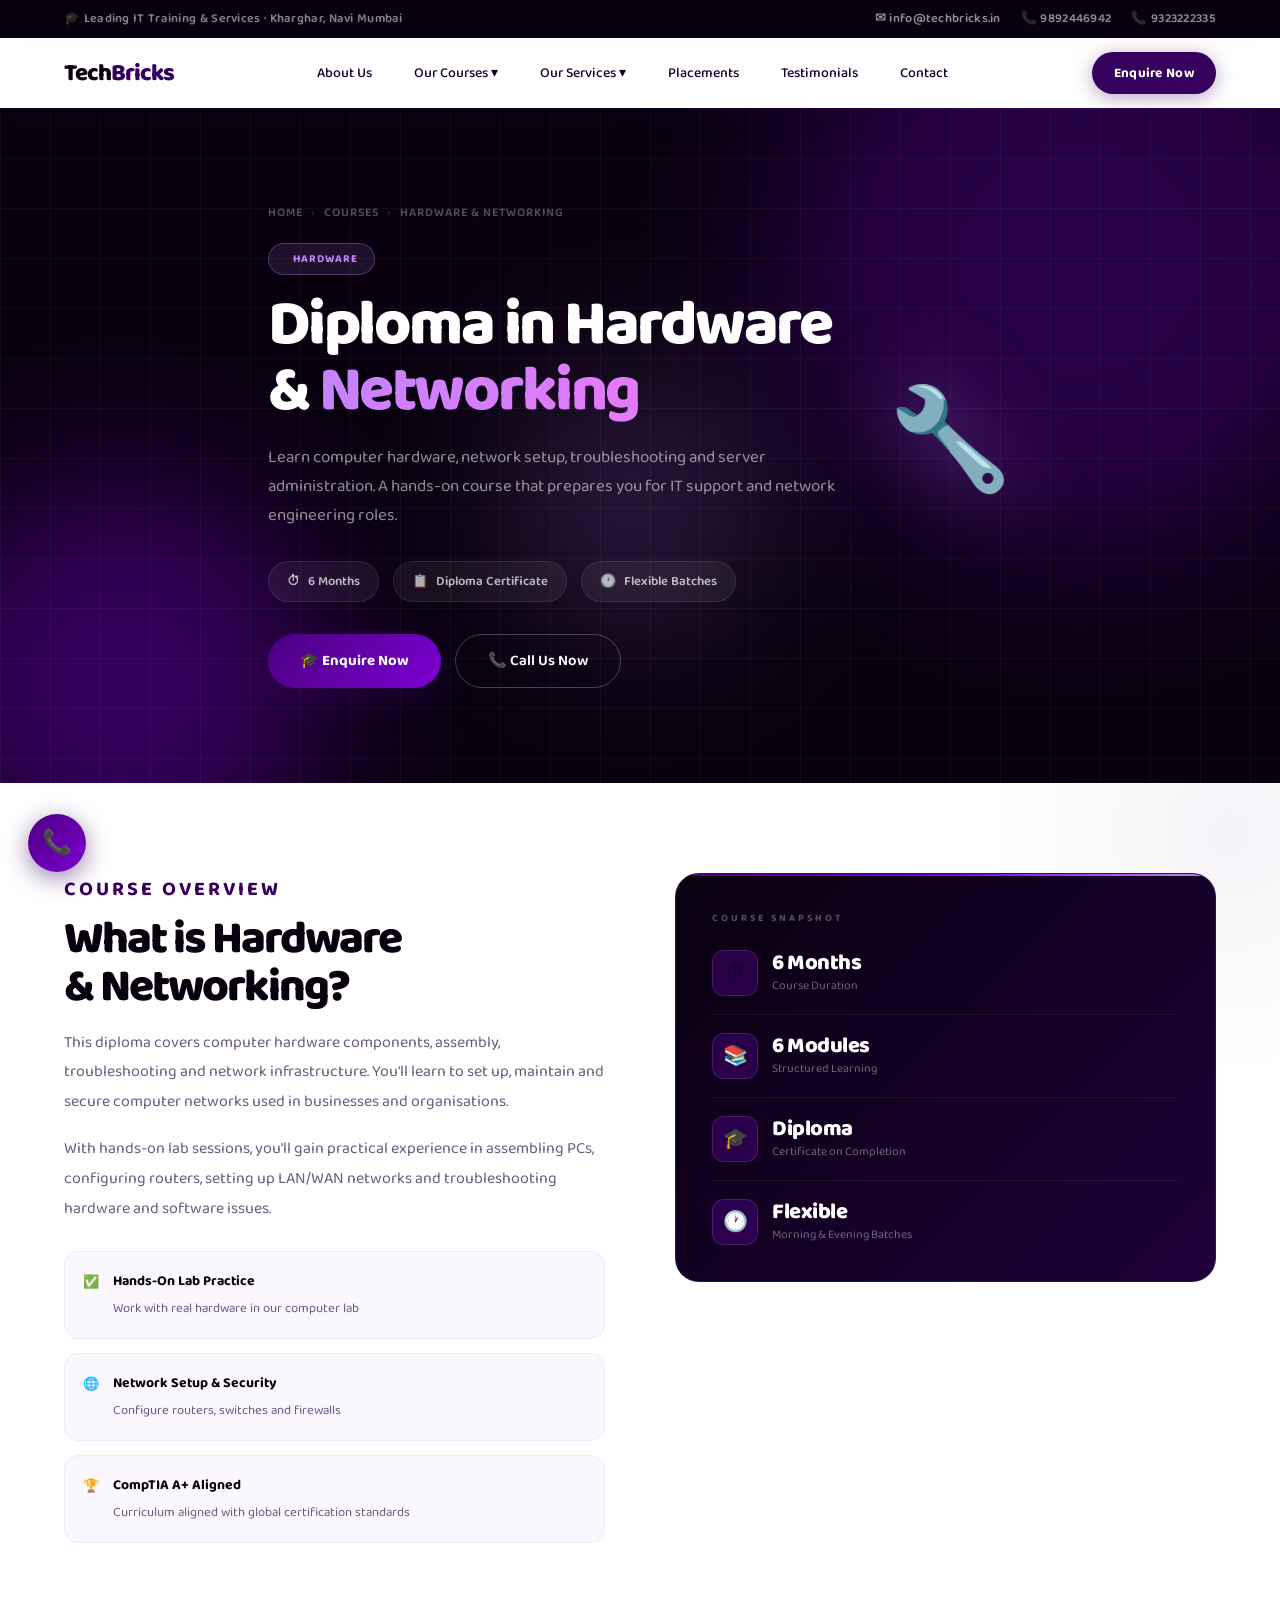
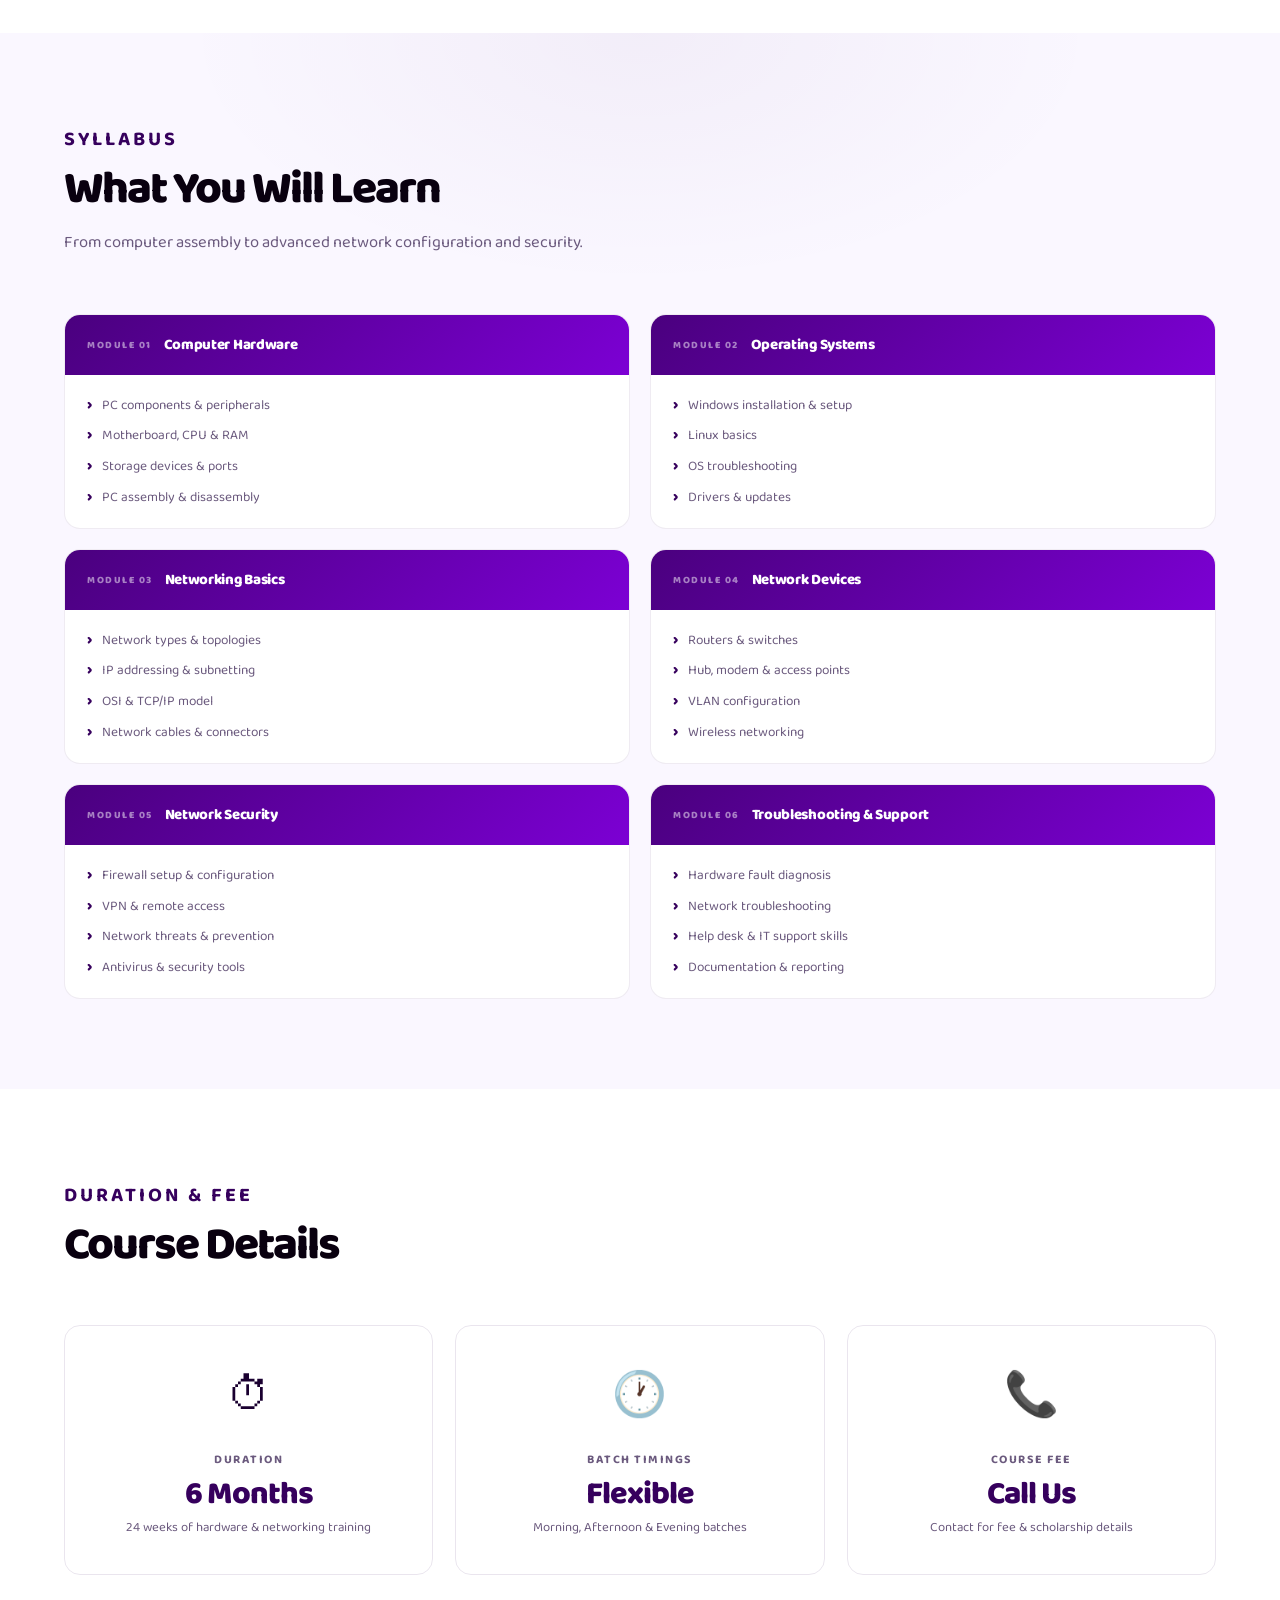
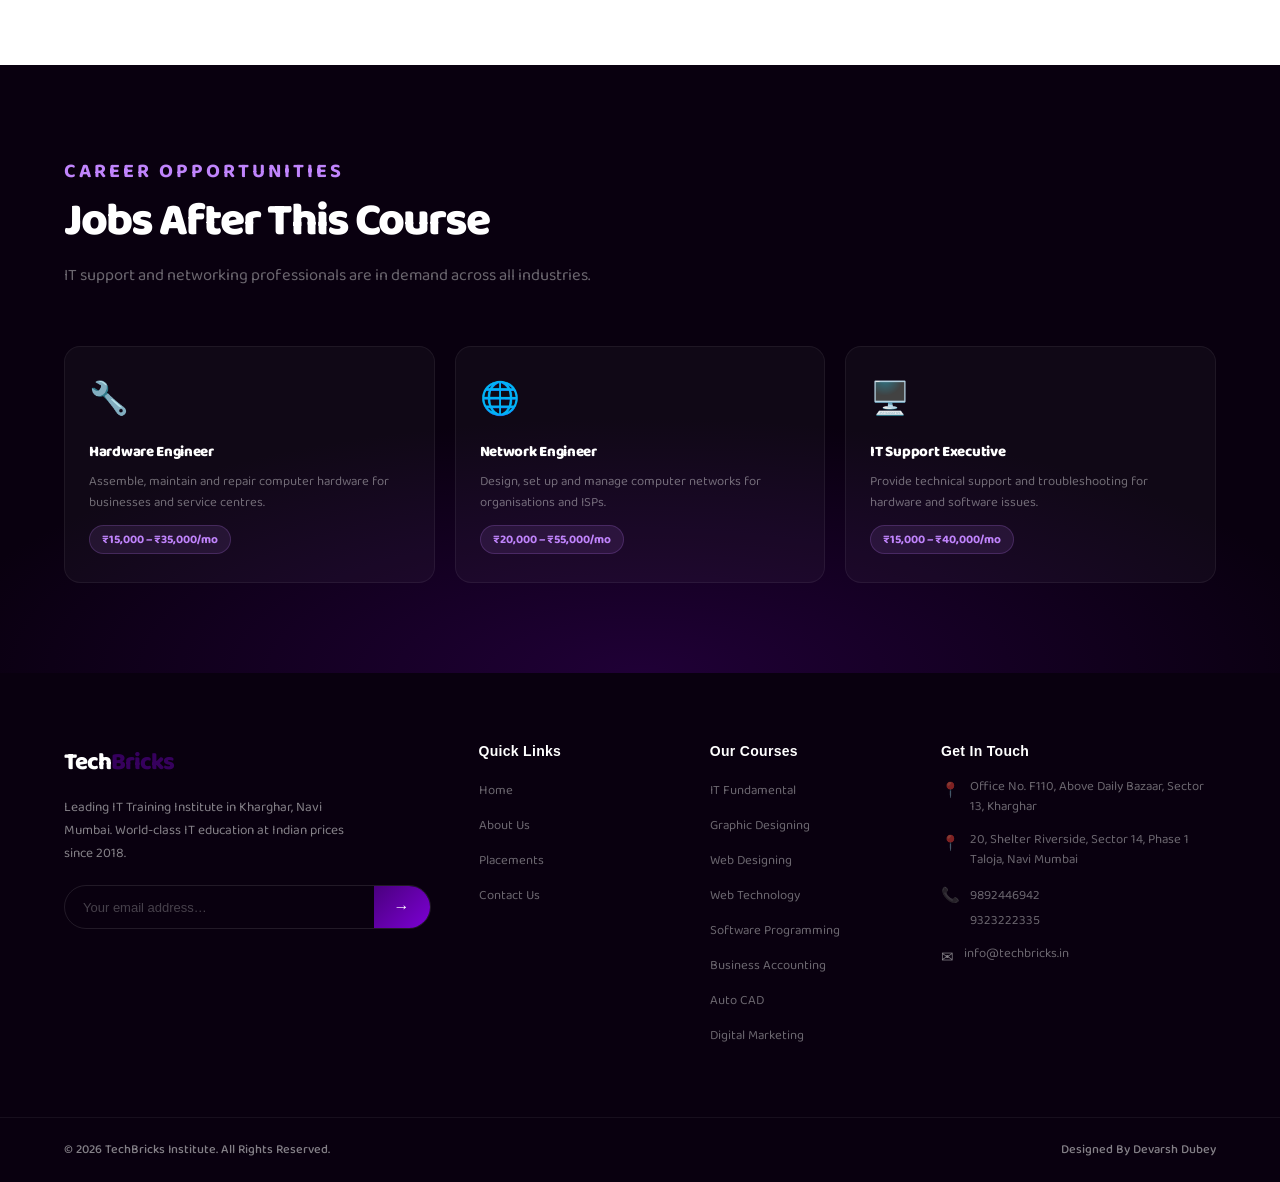
<file: hardware-networking.html>
<!DOCTYPE html>
<html lang="en">
<head>
<meta charset="UTF-8">
<meta name="viewport" content="width=device-width, initial-scale=1.0">
<title>Hardware & Networking – TechBricks</title>
<link href="https://fonts.googleapis.com/css2?family=Baloo+2:wght@400..800&display=swap" rel="stylesheet">
<link rel="stylesheet" href="styles.css">
<link rel="stylesheet" href="style2.css">
</head>
<body>
<div class="topbar"><div class="tbi"><span>🎓 Leading IT Training &amp; Services · Kharghar, Navi Mumbai</span><div class="tbr"><a href="mailto:info@techbricks.in">✉ info@techbricks.in</a><a href="tel:9892446942">📞 9892446942</a><a href="tel:9323222335">📞 9323222335</a></div></div></div>
<nav><div class="ni"><a href="index.html" class="logo">Tech<span>Bricks</span></a><ul class="nl"><li><a href="index.html#about">About Us</a></li><li class="dropdown"><a href="index.html#courses">Our Courses ▾</a><div class="dmenu"><h5>Our Courses</h5><a href="it-fundamental.html">IT Fundamental Course</a><a href="graphic-designing.html">Diploma in Graphic Designing</a><a href="web-designing.html">Diploma in Web Designing</a><a href="web-technology.html">Diploma in Web Technology</a><a href="software-programming.html">Diploma in Software Programming</a><a href="business-accounting.html">Business Accounting &amp; Taxation</a><a href="auto-cad.html">Diploma in Auto CAD</a><a href="hardware-networking.html">Hardware &amp; Networking</a><a href="digital-marketing.html">Digital Marketing</a></div></li><li class="dropdown"><a href="index.html#services">Our Services ▾</a><div class="dmenu"><h5>Our Services</h5><a href="index.html#services">Website Designing</a><a href="index.html#services">Digital Marketing</a></div></li><li><a href="index.html#why">Placements</a></li><li><a href="index.html#testi">Testimonials</a></li><li><a href="index.html#contact">Contact</a></li></ul><button class="btn-eq" onclick="openModal()">Enquire Now</button><button class="hbg" id="hbg" aria-label="Menu"><span class="b"></span><span class="b"></span><span class="b"></span></button></div></nav>
<div class="mnav" id="mnav"><ul class="mnl"><li><a href="index.html#about">About Us</a></li><li><a href="it-fundamental.html" class="mst" data-t="mc1">Our Courses <span class="marr">›</span></a><div class="msub" id="mc1"><a href="it-fundamental.html">IT Fundamental Course</a><a href="graphic-designing.html">Graphic Designing</a><a href="web-designing.html">Web Designing</a><a href="web-technology.html">Web Technology</a><a href="software-programming.html">Software Programming</a><a href="business-accounting.html">Business Accounting</a><a href="auto-cad.html">Auto CAD</a><a href="hardware-networking.html">Hardware &amp; Networking</a><a href="digital-marketing.html">Digital Marketing</a></div></li><li><a href="index.html#services" class="mst" data-t="mc2">Our Services <span class="marr">›</span></a><div class="msub" id="mc2"><a href="index.html#services">Website Designing</a><a href="index.html#services">Digital Marketing</a></div></li><li><a href="index.html#why">Placements</a></li><li><a href="index.html#testi">Testimonials</a></li><li><a href="index.html#contact">Contact Us</a></li></ul><div class="mnf"><p class="mnfl">📞 Call Us Directly</p><a href="tel:9892446942" class="mcl">📞 9892446942</a><a href="tel:9323222335" class="mcl">📞 9323222335</a><button class="meb" onclick="openModal();closeMnav()">🎓 Enquire Now</button></div></div>

<section class="chero">
  <div class="orb orb1"></div><div class="orb orb2"></div><div class="orb orb3"></div><div class="hgrid"></div>
  <div class="chi"><div>
    <div class="cbread"><a href="index.html">Home</a><span>›</span><a href="index.html#courses">Courses</a><span>›</span>Hardware &amp; Networking</div>
    <div class="chero-badge"><span class="dot"></span> Hardware</div>
    <h1>Diploma in Hardware<br>&amp; <em>Networking</em></h1>
    <p class="chero-desc">Learn computer hardware, network setup, troubleshooting and server administration. A hands-on course that prepares you for IT support and network engineering roles.</p>
    <div class="cmeta"><div class="cmi"><span>⏱</span> 6 Months</div><div class="cmi"><span>📋</span> Diploma Certificate</div><div class="cmi"><span>🕐</span> Flexible Batches</div></div>
    <div class="chcta"><button class="btn-p" onclick="openModal()">🎓 Enquire Now</button><a href="tel:9892446942" class="btn-o">📞 Call Us Now</a></div>
  </div><div class="cicon">🔧</div></div>
</section>

<section class="ov"><div class="container"><div class="ovg">
  <div class="ov-left reveal"><span class="slbl2">Course Overview</span><h2 class="stitle">What is Hardware<br>&amp; Networking?</h2><p>This diploma covers computer hardware components, assembly, troubleshooting and network infrastructure. You'll learn to set up, maintain and secure computer networks used in businesses and organisations.</p><p>With hands-on lab sessions, you'll gain practical experience in assembling PCs, configuring routers, setting up LAN/WAN networks and troubleshooting hardware and software issues.</p><div class="ov-hls"><div class="ov-hl"><span class="ov-hl-ico">✅</span><div><strong>Hands-On Lab Practice</strong><span>Work with real hardware in our computer lab</span></div></div><div class="ov-hl"><span class="ov-hl-ico">🌐</span><div><strong>Network Setup &amp; Security</strong><span>Configure routers, switches and firewalls</span></div></div><div class="ov-hl"><span class="ov-hl-ico">🏆</span><div><strong>CompTIA A+ Aligned</strong><span>Curriculum aligned with global certification standards</span></div></div></div></div>
  <div class="ov-card reveal"><div class="ov-card-ttl">Course Snapshot</div><div class="ov-st"><div class="ov-st-ico">⏱</div><div><div class="ov-st-num">6 Months</div><div class="ov-st-lbl">Course Duration</div></div></div><div class="ov-st"><div class="ov-st-ico">📚</div><div><div class="ov-st-num">6 Modules</div><div class="ov-st-lbl">Structured Learning</div></div></div><div class="ov-st"><div class="ov-st-ico">🎓</div><div><div class="ov-st-num">Diploma</div><div class="ov-st-lbl">Certificate on Completion</div></div></div><div class="ov-st"><div class="ov-st-ico">🕐</div><div><div class="ov-st-num">Flexible</div><div class="ov-st-lbl">Morning &amp; Evening Batches</div></div></div></div>
</div></div></section>

<section class="syl"><div class="container"><div class="tb reveal"><span class="slbl2">Syllabus</span><h2 class="stitle">What You Will Learn</h2><p class="ssub">From computer assembly to advanced network configuration and security.</p></div>
<div class="syl-grid">
  <div class="smod reveal"><div class="smod-head"><span class="smod-n">MODULE 01</span><h4>Computer Hardware</h4></div><div class="smod-body"><ul><li>PC components &amp; peripherals</li><li>Motherboard, CPU &amp; RAM</li><li>Storage devices &amp; ports</li><li>PC assembly &amp; disassembly</li></ul></div></div>
  <div class="smod reveal"><div class="smod-head"><span class="smod-n">MODULE 02</span><h4>Operating Systems</h4></div><div class="smod-body"><ul><li>Windows installation &amp; setup</li><li>Linux basics</li><li>OS troubleshooting</li><li>Drivers &amp; updates</li></ul></div></div>
  <div class="smod reveal"><div class="smod-head"><span class="smod-n">MODULE 03</span><h4>Networking Basics</h4></div><div class="smod-body"><ul><li>Network types &amp; topologies</li><li>IP addressing &amp; subnetting</li><li>OSI &amp; TCP/IP model</li><li>Network cables &amp; connectors</li></ul></div></div>
  <div class="smod reveal"><div class="smod-head"><span class="smod-n">MODULE 04</span><h4>Network Devices</h4></div><div class="smod-body"><ul><li>Routers &amp; switches</li><li>Hub, modem &amp; access points</li><li>VLAN configuration</li><li>Wireless networking</li></ul></div></div>
  <div class="smod reveal"><div class="smod-head"><span class="smod-n">MODULE 05</span><h4>Network Security</h4></div><div class="smod-body"><ul><li>Firewall setup &amp; configuration</li><li>VPN &amp; remote access</li><li>Network threats &amp; prevention</li><li>Antivirus &amp; security tools</li></ul></div></div>
  <div class="smod reveal"><div class="smod-head"><span class="smod-n">MODULE 06</span><h4>Troubleshooting &amp; Support</h4></div><div class="smod-body"><ul><li>Hardware fault diagnosis</li><li>Network troubleshooting</li><li>Help desk &amp; IT support skills</li><li>Documentation &amp; reporting</li></ul></div></div>
</div></div></section>

<section class="dur"><div class="container"><div class="tb reveal"><span class="slbl2">Duration &amp; Fee</span><h2 class="stitle">Course Details</h2></div><div class="dur-grid"><div class="dur-card reveal"><span class="dur-ico">⏱</span><h4>Duration</h4><div class="dur-val">6 Months</div><div class="dur-sub">24 weeks of hardware &amp; networking training</div></div><div class="dur-card reveal"><span class="dur-ico">🕐</span><h4>Batch Timings</h4><div class="dur-val">Flexible</div><div class="dur-sub">Morning, Afternoon &amp; Evening batches</div></div><div class="dur-card reveal"><span class="dur-ico">📞</span><h4>Course Fee</h4><div class="dur-val">Call Us</div><div class="dur-sub">Contact for fee &amp; scholarship details</div></div></div></div></section>

<section class="car"><div class="container"><div class="tb reveal"><span class="slbl2" style="color:var(--accent)">Career Opportunities</span><h2 class="stitle">Jobs After This Course</h2><p class="ssub">IT support and networking professionals are in demand across all industries.</p></div>
<div class="car-grid"><div class="car-card reveal"><span class="car-ico">🔧</span><h4>Hardware Engineer</h4><p>Assemble, maintain and repair computer hardware for businesses and service centres.</p><span class="car-sal">₹15,000 – ₹35,000/mo</span></div><div class="car-card reveal"><span class="car-ico">🌐</span><h4>Network Engineer</h4><p>Design, set up and manage computer networks for organisations and ISPs.</p><span class="car-sal">₹20,000 – ₹55,000/mo</span></div><div class="car-card reveal"><span class="car-ico">🖥️</span><h4>IT Support Executive</h4><p>Provide technical support and troubleshooting for hardware and software issues.</p><span class="car-sal">₹15,000 – ₹40,000/mo</span></div></div>
</div></section>

<footer><div class="ftop"><div class="container"><div class="fg"><div class="fb"><a href="index.html" class="logo">Tech<span>Bricks</span></a><p>Leading IT Training Institute in Kharghar, Navi Mumbai. World-class IT education at Indian prices since 2018.</p><div class="nf"><input type="email" placeholder="Your email address…"><button type="button">→</button></div></div><div class="fc"><h5>Quick Links</h5><ul><li><a href="index.html">Home</a></li><li><a href="index.html#about">About Us</a></li><li><a href="index.html#why">Placements</a></li><li><a href="index.html#contact">Contact Us</a></li></ul></div><div class="fc"><h5>Our Courses</h5><ul><li><a href="it-fundamental.html">IT Fundamental</a></li><li><a href="graphic-designing.html">Graphic Designing</a></li><li><a href="web-designing.html">Web Designing</a></li><li><a href="web-technology.html">Web Technology</a></li><li><a href="software-programming.html">Software Programming</a></li><li><a href="business-accounting.html">Business Accounting</a></li><li><a href="auto-cad.html">Auto CAD</a></li><li><a href="digital-marketing.html">Digital Marketing</a></li></ul></div><div class="fc"><h5>Get In Touch</h5><div class="ci"><span class="cico">📍</span><p>Office No. F110, Above Daily Bazaar, Sector 13, Kharghar</p></div><div class="ci"><span class="cico">📍</span><p>20, Shelter Riverside, Sector 14, Phase 1 Taloja, Navi Mumbai</p></div><div class="ci"><span class="cico">📞</span><div><a href="tel:9892446942">9892446942</a><br><a href="tel:9323222335">9323222335</a></div></div><div class="ci"><span class="cico">✉</span><a href="mailto:info@techbricks.in">info@techbricks.in</a></div></div></div></div></div><div class="container"><div class="fbot"><span>© 2026 TechBricks Institute. All Rights Reserved.</span><span>Designed By Devarsh Dubey</span></div></div></footer>
<a href="tel:9892446942" class="fcall" title="Call Us Now">📞</a>
<div class="mover" id="enquiryModal" onclick="if(event.target===this)closeModal()"><div class="modal"><div class="mh"><div><h3>🎓 Enquire Now</h3><p>We'll get back to you within 24 hours</p></div><button class="mclose" onclick="closeModal()">✕</button></div><div class="mbody"><div class="frow"><div class="fg2"><label>Name *</label><input type="text" placeholder="Enter your name here"></div></div><div class="fg2"><label>Mobile Number *</label><input type="tel" placeholder="+91 99XXXXXXXX"></div><div class="fg2"><label>Email Address</label><input type="email" placeholder="you@example.com"></div><div class="fg2"><label>Course of Interest *</label><select><option value="">— Select a Course —</option><option>IT Fundamental Course</option><option>Diploma in Graphic Designing</option><option>Diploma in Web Designing</option><option>Diploma in Web Technology</option><option>Diploma in Software Programming</option><option>Business Accounting &amp; Taxation</option><option>Diploma in Auto CAD</option><option selected>Hardware &amp; Networking</option><option>Digital Marketing</option></select></div><div class="fg2"><label>Message</label><textarea placeholder="Any specific questions or requirements…"></textarea></div><button class="btn-sub" onclick="submitForm()">Send Enquiry on WhatsApp →</button><p class="mnote">📞 Prefer to call? <a href="tel:9892446942">9892446942</a></p></div></div></div>
<script src="script.js"></script>
</body></html>
</file>
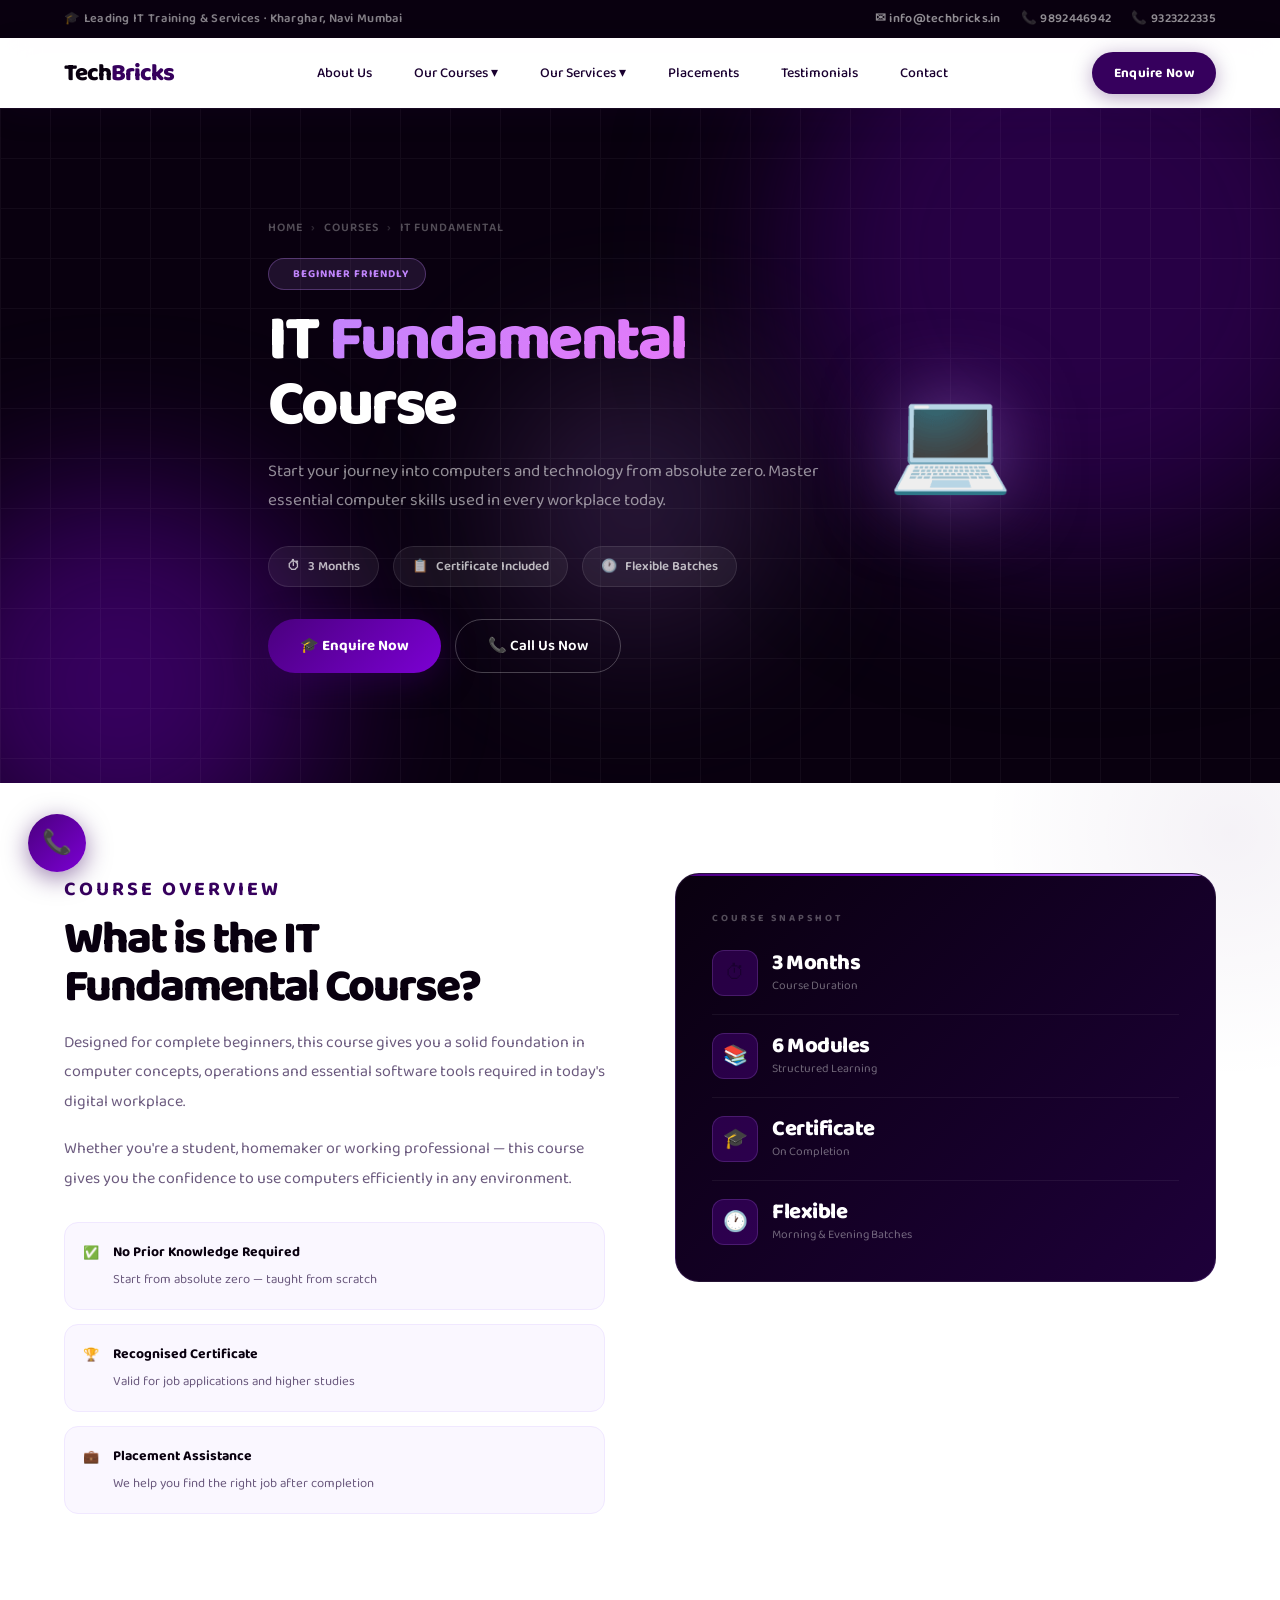
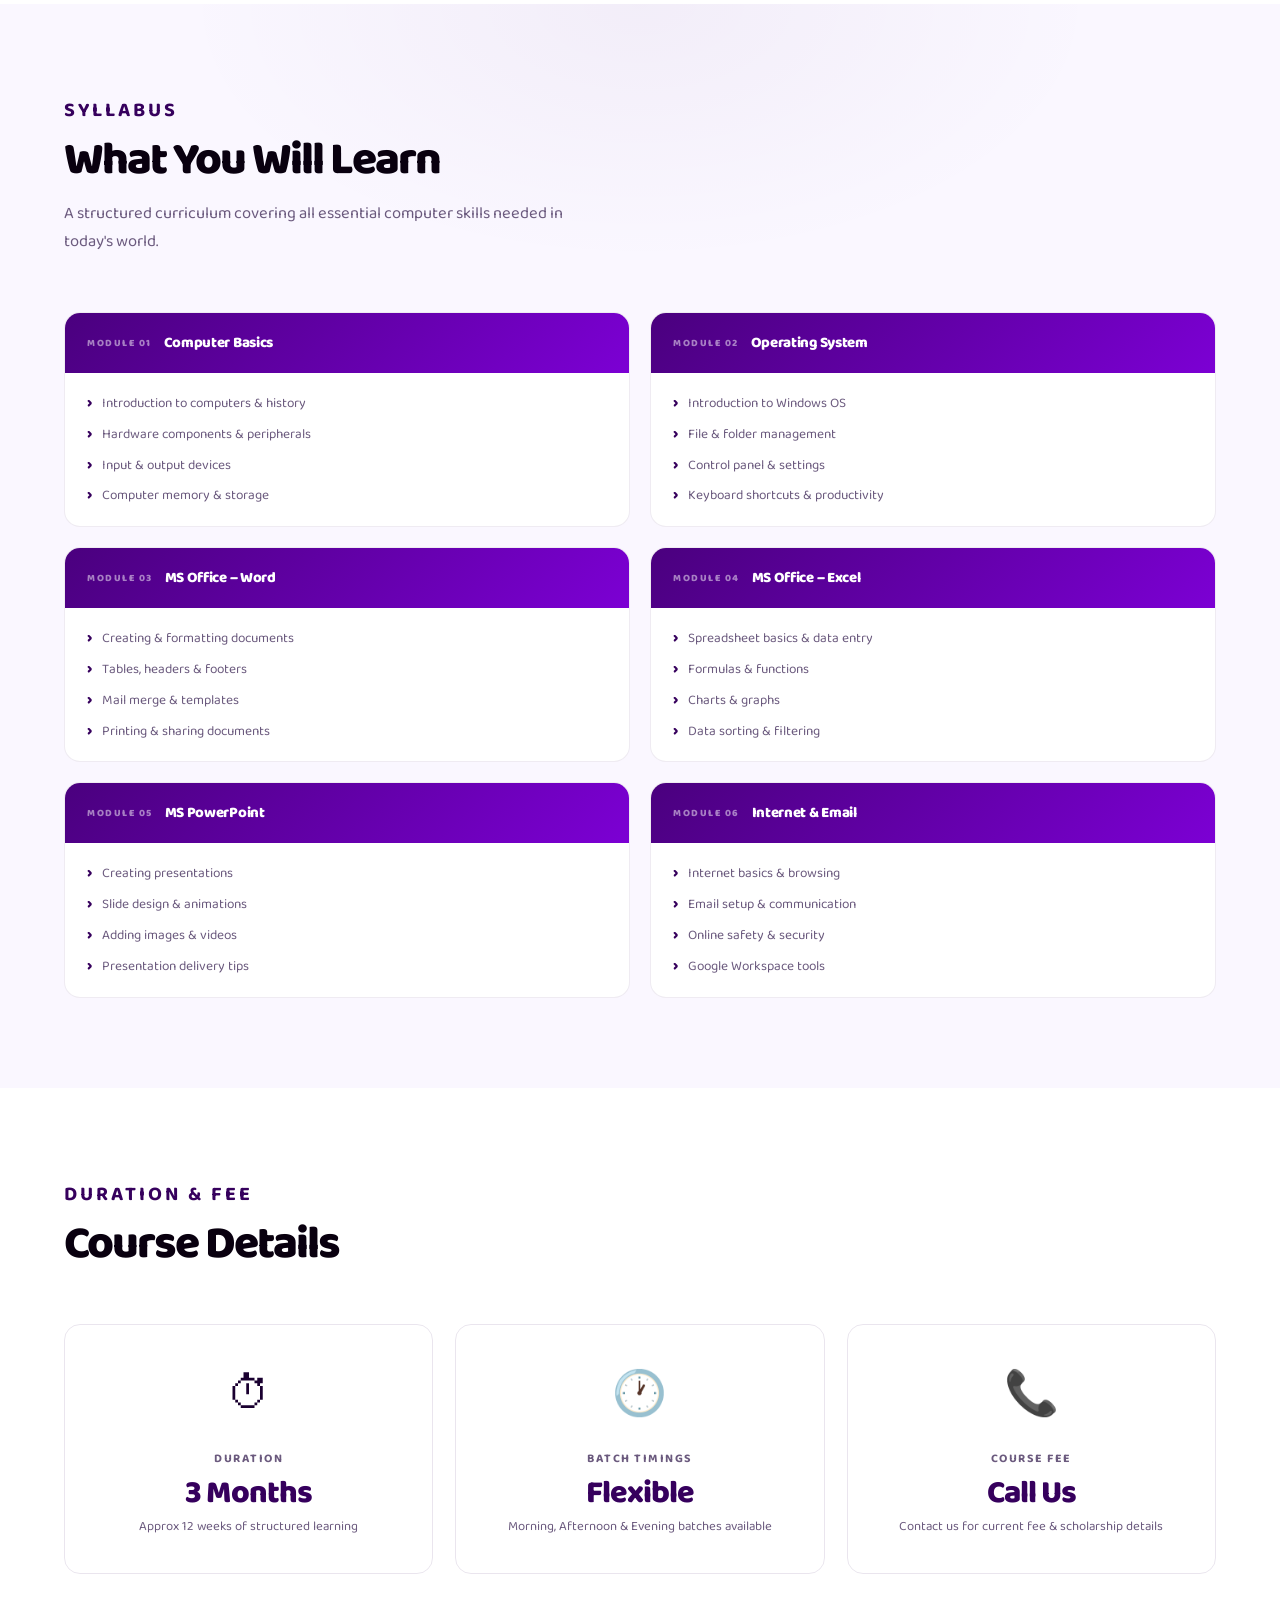
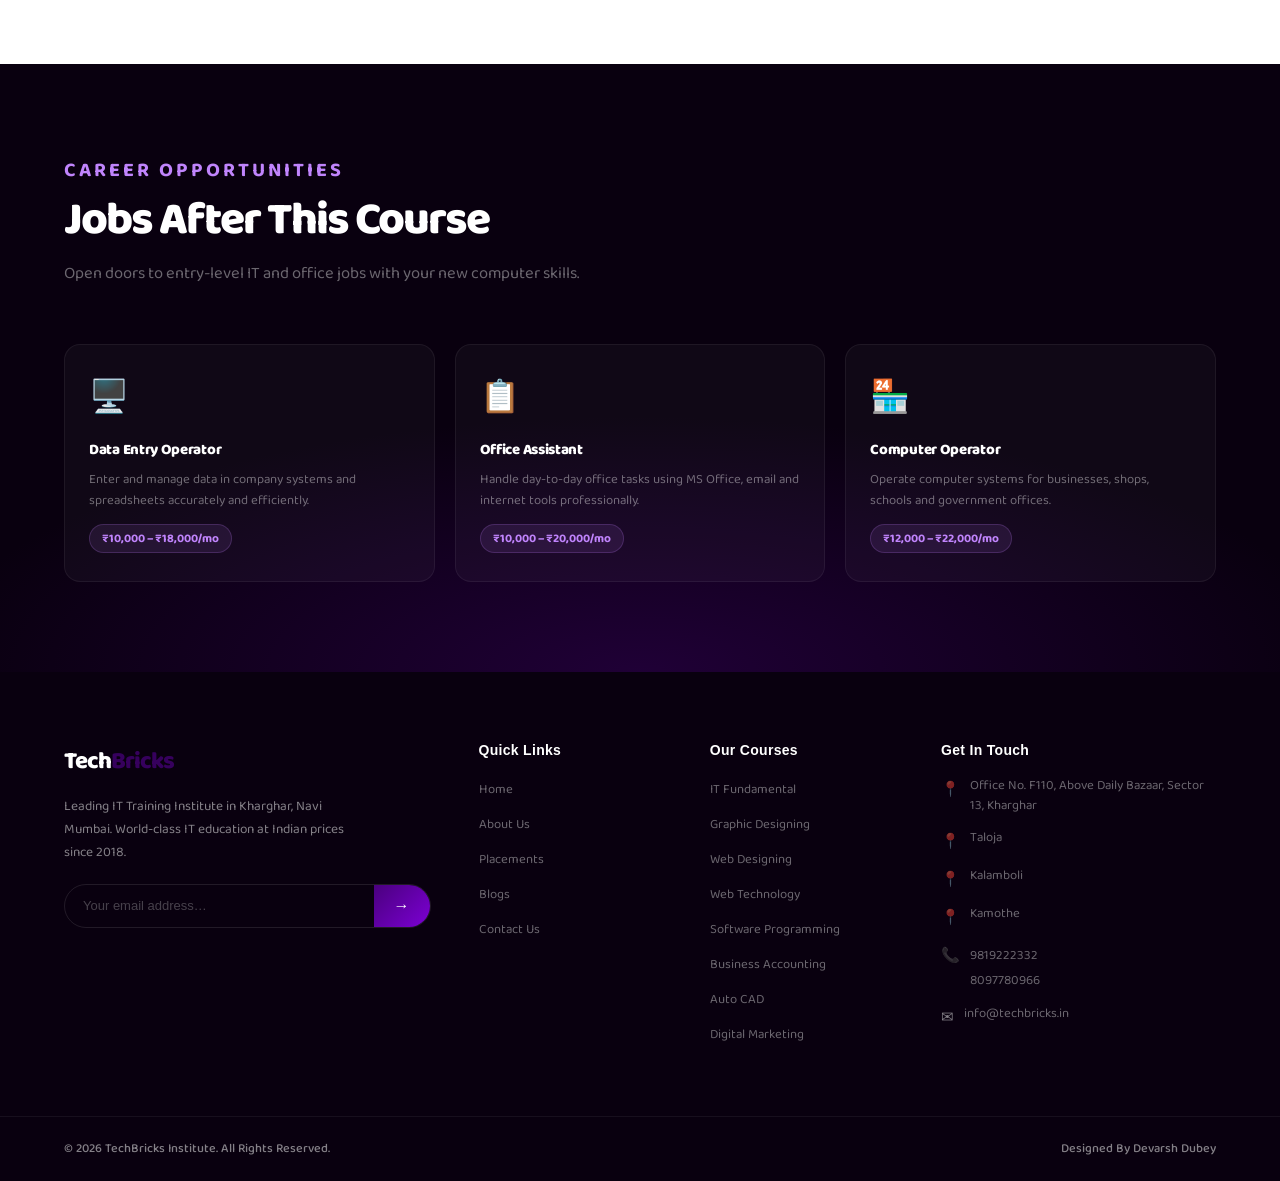
<file: it-fundamental.html>
<!DOCTYPE html>
<html lang="en">

<head>
  <meta charset="UTF-8">
  <meta name="viewport" content="width=device-width, initial-scale=1.0">
  <title>IT Fundamental Course – TechBricks</title>
  <link href="https://fonts.googleapis.com/css2?family=Baloo+2:wght@400..800&display=swap" rel="stylesheet">
  <link rel="stylesheet" href="styles.css">
  <link rel="stylesheet" href="style2.css">
</head>

<body>

  <!-- TOPBAR -->
  <div class="topbar">
    <div class="tbi"><span>🎓 Leading IT Training &amp; Services · Kharghar, Navi Mumbai</span>
      <div class="tbr"><a href="mailto:info@techbricks.in">✉ info@techbricks.in</a><a href="tel:9892446942">📞
          9892446942</a><a href="tel:9323222335">📞 9323222335</a></div>
    </div>
  </div>

  <!-- NAV -->
  <nav>
    <div class="ni">
      <a href="index.html" class="logo">Tech<span>Bricks</span></a>
      <ul class="nl">
        <li><a href="index.html#about">About Us</a></li>
        <li class="dropdown"><a href="index.html#courses">Our Courses ▾</a>
          <div class="dmenu">
            <h5>Our Courses</h5>
            <a href="it-fundamental.html">IT Fundamental Course</a>
            <a href="graphic-designing.html">Diploma in Graphic Designing</a>
            <a href="web-designing.html">Diploma in Web Designing</a>
            <a href="web-technology.html">Diploma in Web Technology</a>
            <a href="software-programming.html">Diploma in Software Programming</a>
            <a href="business-accounting.html">Business Accounting &amp; Taxation</a>
            <a href="auto-cad.html">Diploma in Auto CAD</a>
            <a href="hardware-networking.html">Hardware &amp; Networking</a>
            <a href="digital-marketing.html">Digital Marketing</a>
          </div>
        </li>
        <li class="dropdown"><a href="index.html#services">Our Services ▾</a>
          <div class="dmenu">
            <h5>Our Services</h5>
            <a href="index.html#services">Website Designing</a>
            <a href="index.html#services">Digital Marketing</a>
          </div>
        </li>
        <li><a href="index.html#why">Placements</a></li>
        <li><a href="index.html#testi">Testimonials</a></li>
        <li><a href="index.html#contact">Contact</a></li>
      </ul>
      <button class="btn-eq" onclick="openModal()">Enquire Now</button>
      <button class="hbg" id="hbg" aria-label="Menu"><span class="b"></span><span class="b"></span><span
          class="b"></span></button>
    </div>
  </nav>

  <!-- MOBILE NAV -->
  <div class="mnav" id="mnav">
    <ul class="mnl">
      <li><a href="index.html#about">About Us</a></li>
      <li><a href="it-fundamental.html" class="mst" data-t="mc1">Our Courses <span class="marr">›</span></a>
        <div class="msub" id="mc1">
          <a href="it-fundamental.html">IT Fundamental Course</a>
          <a href="graphic-designing.html">Graphic Designing</a>
          <a href="web-designing.html">Web Designing</a>
          <a href="web-technology.html">Web Technology</a>
          <a href="software-programming.html">Software Programming</a>
          <a href="business-accounting.html">Business Accounting</a>
          <a href="auto-cad.html">Auto CAD</a>
          <a href="hardware-networking.html">Hardware &amp; Networking</a>
          <a href="digital-marketing.html">Digital Marketing</a>
        </div>
      </li>
      <li><a href="index.html#services" class="mst" data-t="mc2">Our Services <span class="marr">›</span></a>
        <div class="msub" id="mc2"><a href="index.html#services">Website Designing</a><a
            href="index.html#services">Digital Marketing</a></div>
      </li>
      <li><a href="index.html#why">Placements</a></li>
      <li><a href="index.html#testi">Testimonials</a></li>
      <li><a href="index.html#contact">Contact Us</a></li>
    </ul>
    <div class="mnf">
      <p class="mnfl">📞 Call Us Directly</p>
      <a href="tel:9892446942" class="mcl">📞 9892446942</a>
      <a href="tel:9323222335" class="mcl">📞 9323222335</a>
      <button class="meb" onclick="openModal();closeMnav()">🎓 Enquire Now</button>
    </div>
  </div>

  <!-- COURSE HERO -->
  <section class="chero">
    <div class="orb orb1"></div>
    <div class="orb orb2"></div>
    <div class="orb orb3"></div>
    <div class="hgrid"></div>
    <div class="chi">
      <div>
        <div class="cbread"><a href="index.html">Home</a><span>›</span><a
            href="index.html#courses">Courses</a><span>›</span>IT Fundamental</div>
        <div class="chero-badge"><span class="dot"></span> Beginner Friendly</div>
        <h1>IT <em>Fundamental</em><br>Course</h1>
        <p class="chero-desc">Start your journey into computers and technology from absolute zero. Master essential
          computer skills used in every workplace today.</p>
        <div class="cmeta">
          <div class="cmi"><span>⏱</span> 3 Months</div>
          <div class="cmi"><span>📋</span> Certificate Included</div>
          <div class="cmi"><span>🕐</span> Flexible Batches</div>
        </div>
        <div class="chcta">
          <button class="btn-p" onclick="openModal()">🎓 Enquire Now</button>
          <a href="tel:9892446942" class="btn-o">📞 Call Us Now</a>
        </div>
      </div>
      <div class="cicon">💻</div>
    </div>
  </section>

  <!-- OVERVIEW -->
  <section class="ov">
    <div class="container">
      <div class="ovg">
        <div class="ov-left reveal">
          <span class="slbl2">Course Overview</span>
          <h2 class="stitle">What is the IT<br>Fundamental Course?</h2>
          <p>Designed for complete beginners, this course gives you a solid foundation in computer concepts, operations
            and essential software tools required in today's digital workplace.</p>
          <p>Whether you're a student, homemaker or working professional — this course gives you the confidence to use
            computers efficiently in any environment.</p>
          <div class="ov-hls">
            <div class="ov-hl"><span class="ov-hl-ico">✅</span>
              <div><strong>No Prior Knowledge Required</strong><span>Start from absolute zero — taught from
                  scratch</span></div>
            </div>
            <div class="ov-hl"><span class="ov-hl-ico">🏆</span>
              <div><strong>Recognised Certificate</strong><span>Valid for job applications and higher studies</span>
              </div>
            </div>
            <div class="ov-hl"><span class="ov-hl-ico">💼</span>
              <div><strong>Placement Assistance</strong><span>We help you find the right job after completion</span>
              </div>
            </div>
          </div>
        </div>
        <div class="ov-card reveal">
          <div class="ov-card-ttl">Course Snapshot</div>
          <div class="ov-st">
            <div class="ov-st-ico">⏱</div>
            <div>
              <div class="ov-st-num">3 Months</div>
              <div class="ov-st-lbl">Course Duration</div>
            </div>
          </div>
          <div class="ov-st">
            <div class="ov-st-ico">📚</div>
            <div>
              <div class="ov-st-num">6 Modules</div>
              <div class="ov-st-lbl">Structured Learning</div>
            </div>
          </div>
          <div class="ov-st">
            <div class="ov-st-ico">🎓</div>
            <div>
              <div class="ov-st-num">Certificate</div>
              <div class="ov-st-lbl">On Completion</div>
            </div>
          </div>
          <div class="ov-st">
            <div class="ov-st-ico">🕐</div>
            <div>
              <div class="ov-st-num">Flexible</div>
              <div class="ov-st-lbl">Morning &amp; Evening Batches</div>
            </div>
          </div>
        </div>
      </div>
    </div>
  </section>

  <!-- SYLLABUS -->
  <section class="syl">
    <div class="container">
      <div class="tb reveal">
        <span class="slbl2">Syllabus</span>
        <h2 class="stitle">What You Will Learn</h2>
        <p class="ssub">A structured curriculum covering all essential computer skills needed in today's world.</p>
      </div>
      <div class="syl-grid">
        <div class="smod reveal">
          <div class="smod-head"><span class="smod-n">MODULE 01</span>
            <h4>Computer Basics</h4>
          </div>
          <div class="smod-body">
            <ul>
              <li>Introduction to computers &amp; history</li>
              <li>Hardware components &amp; peripherals</li>
              <li>Input &amp; output devices</li>
              <li>Computer memory &amp; storage</li>
            </ul>
          </div>
        </div>
        <div class="smod reveal">
          <div class="smod-head"><span class="smod-n">MODULE 02</span>
            <h4>Operating System</h4>
          </div>
          <div class="smod-body">
            <ul>
              <li>Introduction to Windows OS</li>
              <li>File &amp; folder management</li>
              <li>Control panel &amp; settings</li>
              <li>Keyboard shortcuts &amp; productivity</li>
            </ul>
          </div>
        </div>
        <div class="smod reveal">
          <div class="smod-head"><span class="smod-n">MODULE 03</span>
            <h4>MS Office – Word</h4>
          </div>
          <div class="smod-body">
            <ul>
              <li>Creating &amp; formatting documents</li>
              <li>Tables, headers &amp; footers</li>
              <li>Mail merge &amp; templates</li>
              <li>Printing &amp; sharing documents</li>
            </ul>
          </div>
        </div>
        <div class="smod reveal">
          <div class="smod-head"><span class="smod-n">MODULE 04</span>
            <h4>MS Office – Excel</h4>
          </div>
          <div class="smod-body">
            <ul>
              <li>Spreadsheet basics &amp; data entry</li>
              <li>Formulas &amp; functions</li>
              <li>Charts &amp; graphs</li>
              <li>Data sorting &amp; filtering</li>
            </ul>
          </div>
        </div>
        <div class="smod reveal">
          <div class="smod-head"><span class="smod-n">MODULE 05</span>
            <h4>MS PowerPoint</h4>
          </div>
          <div class="smod-body">
            <ul>
              <li>Creating presentations</li>
              <li>Slide design &amp; animations</li>
              <li>Adding images &amp; videos</li>
              <li>Presentation delivery tips</li>
            </ul>
          </div>
        </div>
        <div class="smod reveal">
          <div class="smod-head"><span class="smod-n">MODULE 06</span>
            <h4>Internet &amp; Email</h4>
          </div>
          <div class="smod-body">
            <ul>
              <li>Internet basics &amp; browsing</li>
              <li>Email setup &amp; communication</li>
              <li>Online safety &amp; security</li>
              <li>Google Workspace tools</li>
            </ul>
          </div>
        </div>
      </div>
    </div>
  </section>

  <!-- DURATION -->
  <section class="dur">
    <div class="container">
      <div class="tb reveal"><span class="slbl2">Duration &amp; Fee</span>
        <h2 class="stitle">Course Details</h2>
      </div>
      <div class="dur-grid">
        <div class="dur-card reveal"><span class="dur-ico">⏱</span>
          <h4>Duration</h4>
          <div class="dur-val">3 Months</div>
          <div class="dur-sub">Approx 12 weeks of structured learning</div>
        </div>
        <div class="dur-card reveal"><span class="dur-ico">🕐</span>
          <h4>Batch Timings</h4>
          <div class="dur-val">Flexible</div>
          <div class="dur-sub">Morning, Afternoon &amp; Evening batches available</div>
        </div>
        <div class="dur-card reveal"><span class="dur-ico">📞</span>
          <h4>Course Fee</h4>
          <div class="dur-val">Call Us</div>
          <div class="dur-sub">Contact us for current fee &amp; scholarship details</div>
        </div>
      </div>
    </div>
  </section>

  <!-- CAREER -->
  <section class="car">
    <div class="container">
      <div class="tb reveal">
        <span class="slbl2" style="color:var(--accent)">Career Opportunities</span>
        <h2 class="stitle">Jobs After This Course</h2>
        <p class="ssub">Open doors to entry-level IT and office jobs with your new computer skills.</p>
      </div>
      <div class="car-grid">
        <div class="car-card reveal"><span class="car-ico">🖥️</span>
          <h4>Data Entry Operator</h4>
          <p>Enter and manage data in company systems and spreadsheets accurately and efficiently.</p><span
            class="car-sal">₹10,000 – ₹18,000/mo</span>
        </div>
        <div class="car-card reveal"><span class="car-ico">📋</span>
          <h4>Office Assistant</h4>
          <p>Handle day-to-day office tasks using MS Office, email and internet tools professionally.</p><span
            class="car-sal">₹10,000 – ₹20,000/mo</span>
        </div>
        <div class="car-card reveal"><span class="car-ico">🏪</span>
          <h4>Computer Operator</h4>
          <p>Operate computer systems for businesses, shops, schools and government offices.</p><span
            class="car-sal">₹12,000 – ₹22,000/mo</span>
        </div>
      </div>
    </div>
  </section>

  <!-- FOOTER -->
   <!-- FOOTER -->
  <footer>
    <div class="ftop">
      <div class="container">
        <div class="fg">
          <div class="fb">
            <a href="#" class="logo">Tech<span>Bricks</span></a>
            <p>Leading IT Training Institute in Kharghar, Navi Mumbai. World-class IT education at Indian prices since
              2018.</p>
            <div class="nf">
              <input type="email" placeholder="Your email address…">
              <button type="button">→</button>
            </div>
          </div>
          <div class="fc">
            <h5>Quick Links</h5>
            <ul>
              <li><a href="#">Home</a></li>
              <li><a href="#about">About Us</a></li>
              <li><a href="#why">Placements</a></li>
              <li><a href="#">Blogs</a></li>
              <li><a href="#contact">Contact Us</a></li>
            </ul>
          </div>
          <div class="fc">
            <h5>Our Courses</h5>
            <ul>
              <li><a href="it-fundamental.html">IT Fundamental</a></li>
              <li><a href="graphic-designing.html">Graphic Designing</a></li>
              <li><a href="web-designing.html">Web Designing</a></li>
              <li><a href="web-technology.html">Web Technology</a></li>
              <li><a href="software-programming.html">Software Programming</a></li>
              <li><a href="business-accounting.html">Business Accounting</a></li>
              <li><a href="auto-cad.html">Auto CAD</a></li>
              <li><a href="digital-marketing.html">Digital Marketing</a></li>
            </ul>
          </div>
          <div class="fc">
            <h5>Get In Touch</h5>
            <div class="ci"><span class="cico">📍</span>
              <a href="https://share.google/Fkf1qQsxpJ4VDiDJh"><p>Office No. F110, Above Daily Bazaar, Sector 13, Kharghar</p></a>
            </div>
            <div class="ci"><span class="cico">📍</span>
              <a href="https://share.google/dmCUyhu2PH8qXrPsm"><p>Taloja</p></a>
            </div>
            <div class="ci"><span class="cico">📍</span>
              <a href="https://share.google/jSGo4o7i6bIvLreIR"><p>Kalamboli</p></a>
            </div>
            <div class="ci"><span class="cico">📍</span>
              <a href="https://share.google/Fkf1qQsxpJ4VDiDJh"><p>Kamothe</p></a>
            </div>
            <div class="ci"><span class="cico">📞</span>
              <div><a href="tel:9819222332">9819222332</a><br><a href="tel:8097780966">8097780966</a></div>
            </div>
            <div class="ci"><span class="cico">✉</span><a href="mailto:info@techbricks.in">info@techbricks.in</a></div>
          </div>
        </div>
      </div>
    </div>
    <div class="container">
      <div class="fbot">
        <span>© 2026 TechBricks Institute. All Rights Reserved.</span>
        <span>Designed By Devarsh Dubey</span>
      </div>
    </div>
  </footer>

  <!-- FLOAT CALL -->
  <a href="tel:8097780966" class="fcall" title="Call Us Now">📞</a>

  <!-- MODAL -->
  <div class="mover" id="enquiryModal" onclick="if(event.target===this)closeModal()">
    <div class="modal">
      <div class="mh">
        <div>
          <h3>🎓 Enquire Now</h3>
          <p>We'll get back to you within 24 hours</p>
        </div>
        <button class="mclose" onclick="closeModal()">✕</button>
      </div>
      <div class="mbody">
        <div class="frow">
          <div class="fg2"><label>Name *</label><input type="text" placeholder="enter your name here"></div>
        </div>
        <div class="fg2"><label>Mobile Number *</label><input type="tel" placeholder="+91 99XXXXXXXX"></div>
        <div class="fg2"><label>Email Address</label><input type="email" placeholder="you@example.com"></div>
        <div class="fg2">
          <label>Course of Interest *</label>
          <select>
            <option value="">— Select a Course —</option>
            <option>IT Fundamental Course</option>
            <option>Diploma in Graphic Designing</option>
            <option>Diploma in Web Designing</option>
            <option>Diploma in Web Technology</option>
            <option>Diploma in Software Programming</option>
            <option>Business Accounting &amp; Taxation</option>
            <option>Diploma in Auto CAD</option>
            <option>Hardware &amp; Networking</option>
            <option>Digital Marketing</option>
            <option>Website Designing Service</option>
            <option>Digital Marketing Service</option>
          </select>
        </div>
        <div class="fg2"><label>Message</label><textarea
            placeholder="Any specific questions or requirements…"></textarea></div>
        <button class="btn-sub" onclick="submitForm()">Submit Enquiry →</button>
        <p class="mnote">📞 Prefer to call? <a href="tel:8097780966">8097780966</a></p>
      </div>
    </div>
  </div>

  <script src="script.js"></script>
</body>

</html>
</file>
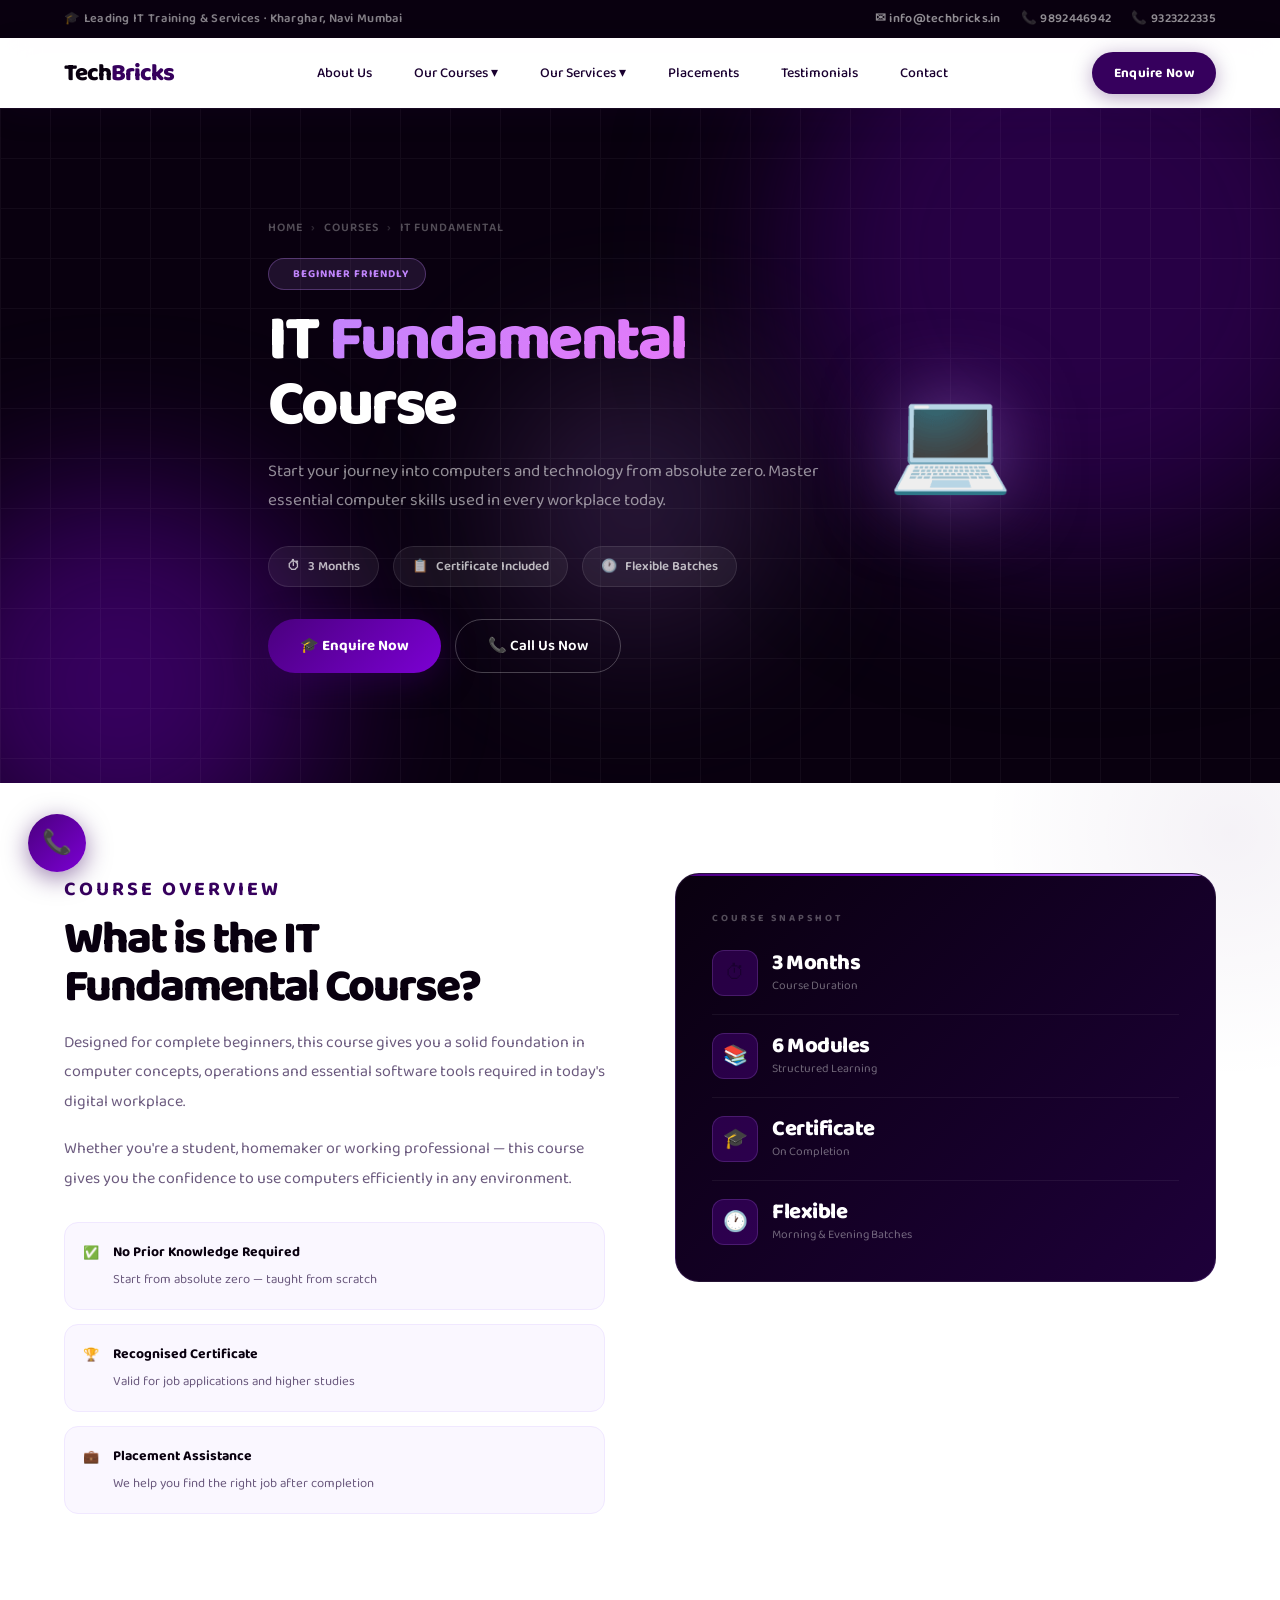
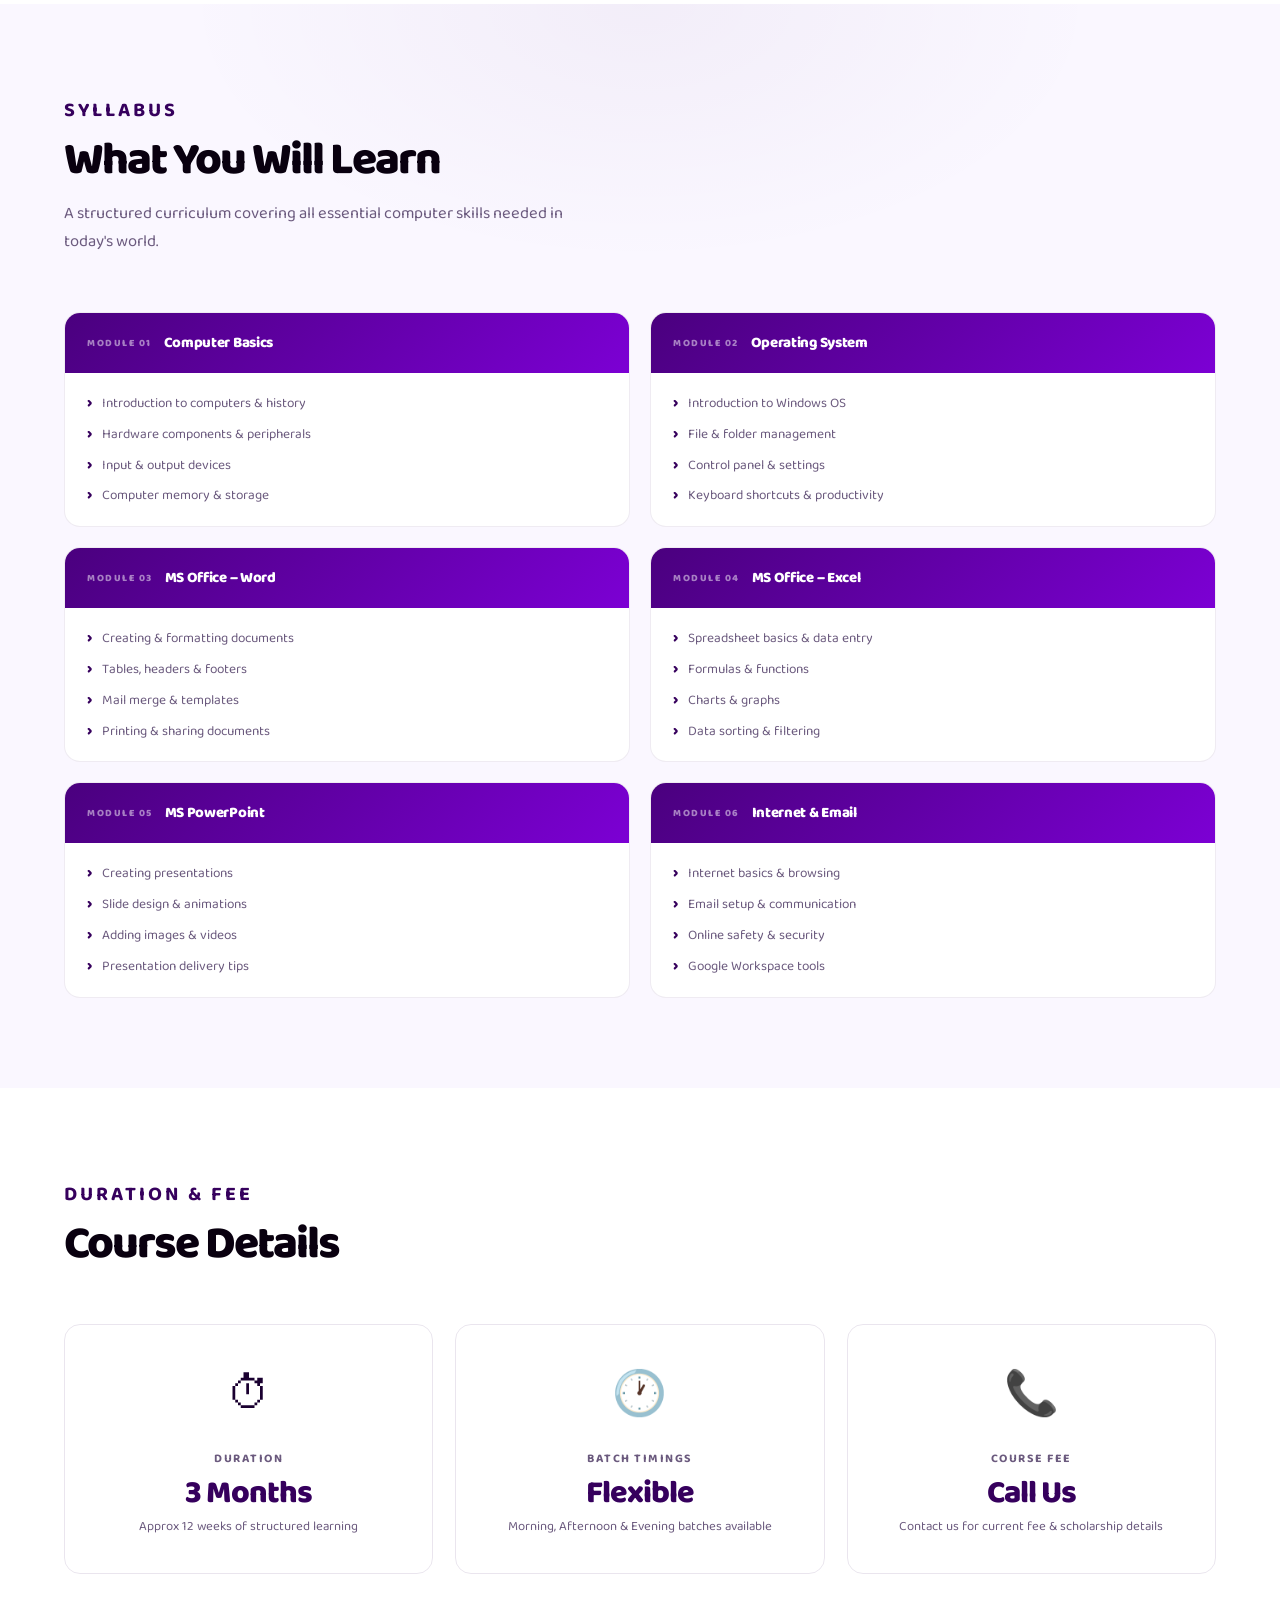
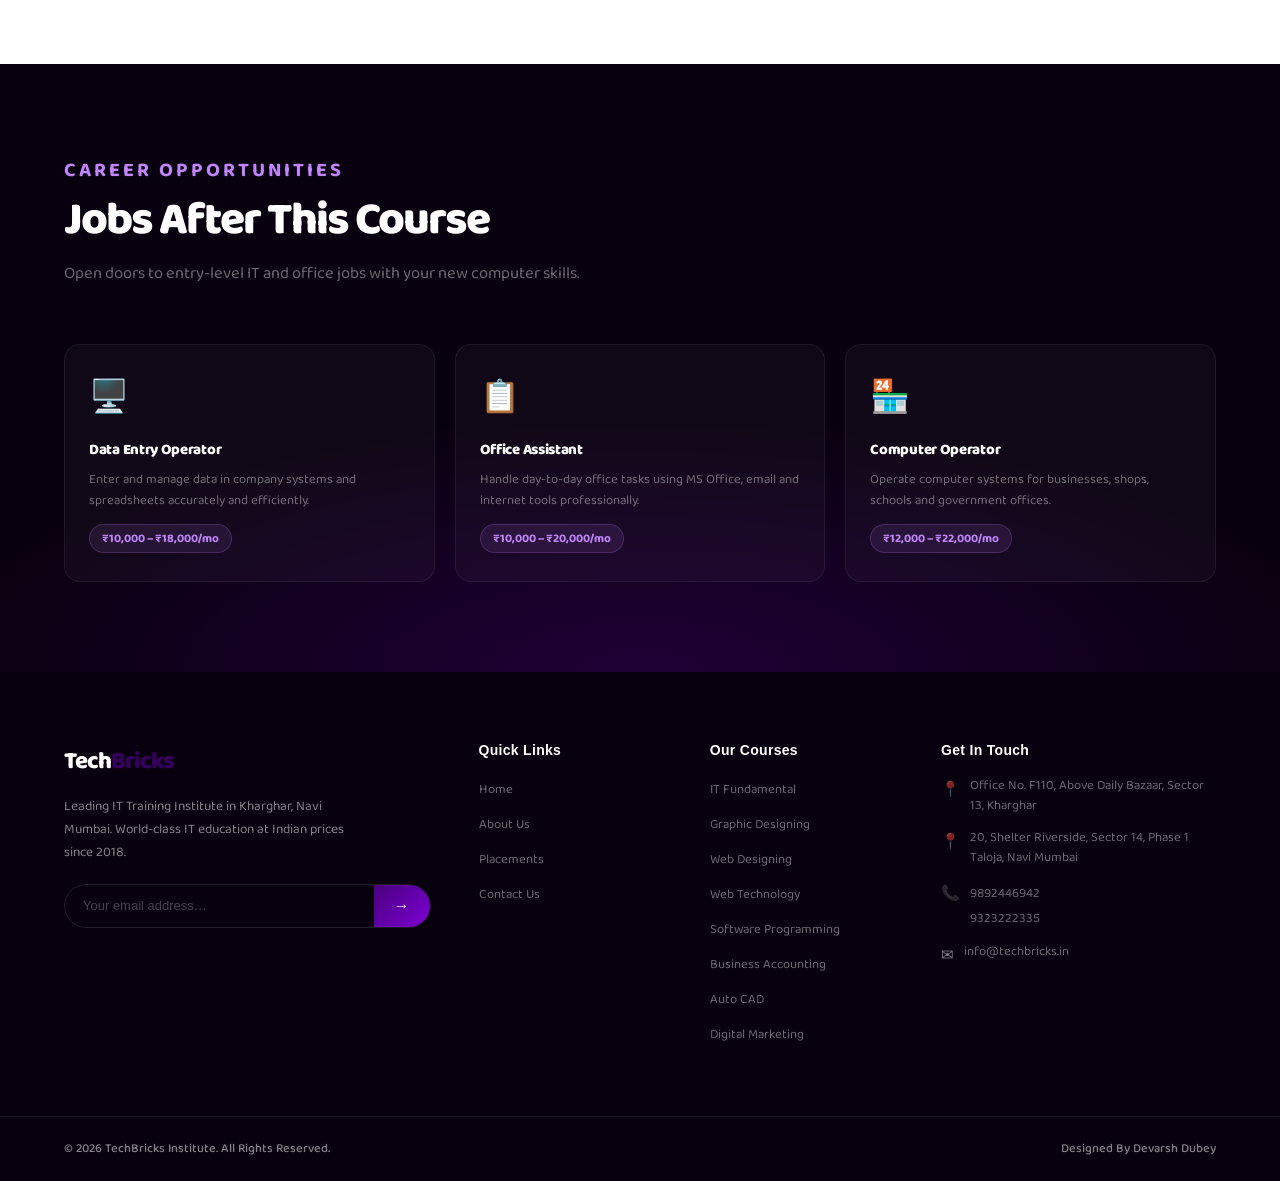
<file: it_fundamental.html>
<!DOCTYPE html>
<html lang="en">
<head>
<meta charset="UTF-8">
<meta name="viewport" content="width=device-width, initial-scale=1.0">
<title>IT Fundamental Course – TechBricks</title>
<link href="https://fonts.googleapis.com/css2?family=Baloo+2:wght@400..800&display=swap" rel="stylesheet">
<link rel="stylesheet" href="styles.css">
<link rel="stylesheet" href="style2.css">
</head>
<body>

<!-- TOPBAR -->
<div class="topbar"><div class="tbi"><span>🎓 Leading IT Training &amp; Services · Kharghar, Navi Mumbai</span><div class="tbr"><a href="mailto:info@techbricks.in">✉ info@techbricks.in</a><a href="tel:9892446942">📞 9892446942</a><a href="tel:9323222335">📞 9323222335</a></div></div></div>

<!-- NAV -->
<nav><div class="ni">
  <a href="index.html" class="logo">Tech<span>Bricks</span></a>
  <ul class="nl">
    <li><a href="index.html#about">About Us</a></li>
    <li class="dropdown"><a href="index.html#courses">Our Courses ▾</a>
      <div class="dmenu"><h5>Our Courses</h5>
        <a href="it-fundamental.html">IT Fundamental Course</a>
        <a href="graphic-designing.html">Diploma in Graphic Designing</a>
        <a href="web-designing.html">Diploma in Web Designing</a>
        <a href="web-technology.html">Diploma in Web Technology</a>
        <a href="software-programming.html">Diploma in Software Programming</a>
        <a href="business-accounting.html">Business Accounting &amp; Taxation</a>
        <a href="auto-cad.html">Diploma in Auto CAD</a>
        <a href="hardware-networking.html">Hardware &amp; Networking</a>
        <a href="digital-marketing.html">Digital Marketing</a>
      </div>
    </li>
    <li class="dropdown"><a href="index.html#services">Our Services ▾</a>
      <div class="dmenu"><h5>Our Services</h5>
        <a href="index.html#services">Website Designing</a>
        <a href="index.html#services">Digital Marketing</a>
      </div>
    </li>
    <li><a href="index.html#why">Placements</a></li>
    <li><a href="index.html#testi">Testimonials</a></li>
    <li><a href="index.html#contact">Contact</a></li>
  </ul>
  <button class="btn-eq" onclick="openModal()">Enquire Now</button>
  <button class="hbg" id="hbg" aria-label="Menu"><span class="b"></span><span class="b"></span><span class="b"></span></button>
</div></nav>

<!-- MOBILE NAV -->
<div class="mnav" id="mnav">
  <ul class="mnl">
    <li><a href="index.html#about">About Us</a></li>
    <li><a href="it-fundamental.html" class="mst" data-t="mc1">Our Courses <span class="marr">›</span></a>
      <div class="msub" id="mc1">
        <a href="it-fundamental.html">IT Fundamental Course</a>
        <a href="graphic-designing.html">Graphic Designing</a>
        <a href="web-designing.html">Web Designing</a>
        <a href="web-technology.html">Web Technology</a>
        <a href="software-programming.html">Software Programming</a>
        <a href="business-accounting.html">Business Accounting</a>
        <a href="auto-cad.html">Auto CAD</a>
        <a href="hardware-networking.html">Hardware &amp; Networking</a>
        <a href="digital-marketing.html">Digital Marketing</a>
      </div>
    </li>
    <li><a href="index.html#services" class="mst" data-t="mc2">Our Services <span class="marr">›</span></a>
      <div class="msub" id="mc2"><a href="index.html#services">Website Designing</a><a href="index.html#services">Digital Marketing</a></div>
    </li>
    <li><a href="index.html#why">Placements</a></li>
    <li><a href="index.html#testi">Testimonials</a></li>
    <li><a href="index.html#contact">Contact Us</a></li>
  </ul>
  <div class="mnf">
    <p class="mnfl">📞 Call Us Directly</p>
    <a href="tel:9892446942" class="mcl">📞 9892446942</a>
    <a href="tel:9323222335" class="mcl">📞 9323222335</a>
    <button class="meb" onclick="openModal();closeMnav()">🎓 Enquire Now</button>
  </div>
</div>

<!-- COURSE HERO -->
<section class="chero">
  <div class="orb orb1"></div><div class="orb orb2"></div><div class="orb orb3"></div>
  <div class="hgrid"></div>
  <div class="chi">
    <div>
      <div class="cbread"><a href="index.html">Home</a><span>›</span><a href="index.html#courses">Courses</a><span>›</span>IT Fundamental</div>
      <div class="chero-badge"><span class="dot"></span> Beginner Friendly</div>
      <h1>IT <em>Fundamental</em><br>Course</h1>
      <p class="chero-desc">Start your journey into computers and technology from absolute zero. Master essential computer skills used in every workplace today.</p>
      <div class="cmeta">
        <div class="cmi"><span>⏱</span> 3 Months</div>
        <div class="cmi"><span>📋</span> Certificate Included</div>
        <div class="cmi"><span>🕐</span> Flexible Batches</div>
      </div>
      <div class="chcta">
        <button class="btn-p" onclick="openModal()">🎓 Enquire Now</button>
        <a href="tel:9892446942" class="btn-o">📞 Call Us Now</a>
      </div>
    </div>
    <div class="cicon">💻</div>
  </div>
</section>

<!-- OVERVIEW -->
<section class="ov">
  <div class="container">
    <div class="ovg">
      <div class="ov-left reveal">
        <span class="slbl2">Course Overview</span>
        <h2 class="stitle">What is the IT<br>Fundamental Course?</h2>
        <p>Designed for complete beginners, this course gives you a solid foundation in computer concepts, operations and essential software tools required in today's digital workplace.</p>
        <p>Whether you're a student, homemaker or working professional — this course gives you the confidence to use computers efficiently in any environment.</p>
        <div class="ov-hls">
          <div class="ov-hl"><span class="ov-hl-ico">✅</span><div><strong>No Prior Knowledge Required</strong><span>Start from absolute zero — taught from scratch</span></div></div>
          <div class="ov-hl"><span class="ov-hl-ico">🏆</span><div><strong>Recognised Certificate</strong><span>Valid for job applications and higher studies</span></div></div>
          <div class="ov-hl"><span class="ov-hl-ico">💼</span><div><strong>Placement Assistance</strong><span>We help you find the right job after completion</span></div></div>
        </div>
      </div>
      <div class="ov-card reveal">
        <div class="ov-card-ttl">Course Snapshot</div>
        <div class="ov-st"><div class="ov-st-ico">⏱</div><div><div class="ov-st-num">3 Months</div><div class="ov-st-lbl">Course Duration</div></div></div>
        <div class="ov-st"><div class="ov-st-ico">📚</div><div><div class="ov-st-num">6 Modules</div><div class="ov-st-lbl">Structured Learning</div></div></div>
        <div class="ov-st"><div class="ov-st-ico">🎓</div><div><div class="ov-st-num">Certificate</div><div class="ov-st-lbl">On Completion</div></div></div>
        <div class="ov-st"><div class="ov-st-ico">🕐</div><div><div class="ov-st-num">Flexible</div><div class="ov-st-lbl">Morning &amp; Evening Batches</div></div></div>
      </div>
    </div>
  </div>
</section>

<!-- SYLLABUS -->
<section class="syl">
  <div class="container">
    <div class="tb reveal">
      <span class="slbl2">Syllabus</span>
      <h2 class="stitle">What You Will Learn</h2>
      <p class="ssub">A structured curriculum covering all essential computer skills needed in today's world.</p>
    </div>
    <div class="syl-grid">
      <div class="smod reveal"><div class="smod-head"><span class="smod-n">MODULE 01</span><h4>Computer Basics</h4></div><div class="smod-body"><ul><li>Introduction to computers &amp; history</li><li>Hardware components &amp; peripherals</li><li>Input &amp; output devices</li><li>Computer memory &amp; storage</li></ul></div></div>
      <div class="smod reveal"><div class="smod-head"><span class="smod-n">MODULE 02</span><h4>Operating System</h4></div><div class="smod-body"><ul><li>Introduction to Windows OS</li><li>File &amp; folder management</li><li>Control panel &amp; settings</li><li>Keyboard shortcuts &amp; productivity</li></ul></div></div>
      <div class="smod reveal"><div class="smod-head"><span class="smod-n">MODULE 03</span><h4>MS Office – Word</h4></div><div class="smod-body"><ul><li>Creating &amp; formatting documents</li><li>Tables, headers &amp; footers</li><li>Mail merge &amp; templates</li><li>Printing &amp; sharing documents</li></ul></div></div>
      <div class="smod reveal"><div class="smod-head"><span class="smod-n">MODULE 04</span><h4>MS Office – Excel</h4></div><div class="smod-body"><ul><li>Spreadsheet basics &amp; data entry</li><li>Formulas &amp; functions</li><li>Charts &amp; graphs</li><li>Data sorting &amp; filtering</li></ul></div></div>
      <div class="smod reveal"><div class="smod-head"><span class="smod-n">MODULE 05</span><h4>MS PowerPoint</h4></div><div class="smod-body"><ul><li>Creating presentations</li><li>Slide design &amp; animations</li><li>Adding images &amp; videos</li><li>Presentation delivery tips</li></ul></div></div>
      <div class="smod reveal"><div class="smod-head"><span class="smod-n">MODULE 06</span><h4>Internet &amp; Email</h4></div><div class="smod-body"><ul><li>Internet basics &amp; browsing</li><li>Email setup &amp; communication</li><li>Online safety &amp; security</li><li>Google Workspace tools</li></ul></div></div>
    </div>
  </div>
</section>

<!-- DURATION -->
<section class="dur">
  <div class="container">
    <div class="tb reveal"><span class="slbl2">Duration &amp; Fee</span><h2 class="stitle">Course Details</h2></div>
    <div class="dur-grid">
      <div class="dur-card reveal"><span class="dur-ico">⏱</span><h4>Duration</h4><div class="dur-val">3 Months</div><div class="dur-sub">Approx 12 weeks of structured learning</div></div>
      <div class="dur-card reveal"><span class="dur-ico">🕐</span><h4>Batch Timings</h4><div class="dur-val">Flexible</div><div class="dur-sub">Morning, Afternoon &amp; Evening batches available</div></div>
      <div class="dur-card reveal"><span class="dur-ico">📞</span><h4>Course Fee</h4><div class="dur-val">Call Us</div><div class="dur-sub">Contact us for current fee &amp; scholarship details</div></div>
    </div>
  </div>
</section>

<!-- CAREER -->
<section class="car">
  <div class="container">
    <div class="tb reveal">
      <span class="slbl2" style="color:var(--accent)">Career Opportunities</span>
      <h2 class="stitle">Jobs After This Course</h2>
      <p class="ssub">Open doors to entry-level IT and office jobs with your new computer skills.</p>
    </div>
    <div class="car-grid">
      <div class="car-card reveal"><span class="car-ico">🖥️</span><h4>Data Entry Operator</h4><p>Enter and manage data in company systems and spreadsheets accurately and efficiently.</p><span class="car-sal">₹10,000 – ₹18,000/mo</span></div>
      <div class="car-card reveal"><span class="car-ico">📋</span><h4>Office Assistant</h4><p>Handle day-to-day office tasks using MS Office, email and internet tools professionally.</p><span class="car-sal">₹10,000 – ₹20,000/mo</span></div>
      <div class="car-card reveal"><span class="car-ico">🏪</span><h4>Computer Operator</h4><p>Operate computer systems for businesses, shops, schools and government offices.</p><span class="car-sal">₹12,000 – ₹22,000/mo</span></div>
    </div>
  </div>
</section>

<!-- FOOTER -->
<footer>
  <div class="ftop"><div class="container"><div class="fg">
    <div class="fb">
      <a href="index.html" class="logo">Tech<span>Bricks</span></a>
      <p>Leading IT Training Institute in Kharghar, Navi Mumbai. World-class IT education at Indian prices since 2018.</p>
      <div class="nf"><input type="email" placeholder="Your email address…"><button type="button">→</button></div>
    </div>
    <div class="fc"><h5>Quick Links</h5><ul><li><a href="index.html">Home</a></li><li><a href="index.html#about">About Us</a></li><li><a href="index.html#why">Placements</a></li><li><a href="index.html#contact">Contact Us</a></li></ul></div>
    <div class="fc"><h5>Our Courses</h5><ul>
      <li><a href="it-fundamental.html">IT Fundamental</a></li>
      <li><a href="graphic-designing.html">Graphic Designing</a></li>
      <li><a href="web-designing.html">Web Designing</a></li>
      <li><a href="web-technology.html">Web Technology</a></li>
      <li><a href="software-programming.html">Software Programming</a></li>
      <li><a href="business-accounting.html">Business Accounting</a></li>
      <li><a href="auto-cad.html">Auto CAD</a></li>
      <li><a href="digital-marketing.html">Digital Marketing</a></li>
    </ul></div>
    <div class="fc"><h5>Get In Touch</h5>
      <div class="ci"><span class="cico">📍</span><p>Office No. F110, Above Daily Bazaar, Sector 13, Kharghar</p></div>
      <div class="ci"><span class="cico">📍</span><p>20, Shelter Riverside, Sector 14, Phase 1 Taloja, Navi Mumbai</p></div>
      <div class="ci"><span class="cico">📞</span><div><a href="tel:9892446942">9892446942</a><br><a href="tel:9323222335">9323222335</a></div></div>
      <div class="ci"><span class="cico">✉</span><a href="mailto:info@techbricks.in">info@techbricks.in</a></div>
    </div>
  </div></div></div>
  <div class="container"><div class="fbot"><span>© 2026 TechBricks Institute. All Rights Reserved.</span><span>Designed By Devarsh Dubey</span></div></div>
</footer>

<a href="tel:9892446942" class="fcall" title="Call Us Now">📞</a>

<!-- MODAL -->
<div class="mover" id="enquiryModal" onclick="if(event.target===this)closeModal()">
  <div class="modal">
    <div class="mh"><div><h3>🎓 Enquire Now</h3><p>We'll get back to you within 24 hours</p></div><button class="mclose" onclick="closeModal()">✕</button></div>
    <div class="mbody">
      <div class="frow"><div class="fg2"><label>Name *</label><input type="text" placeholder="Enter your name here"></div></div>
      <div class="fg2"><label>Mobile Number *</label><input type="tel" placeholder="+91 99XXXXXXXX"></div>
      <div class="fg2"><label>Email Address</label><input type="email" placeholder="you@example.com"></div>
      <div class="fg2"><label>Course of Interest *</label>
        <select>
          <option value="">— Select a Course —</option>
          <option selected>IT Fundamental Course</option>
          <option>Diploma in Graphic Designing</option>
          <option>Diploma in Web Designing</option>
          <option>Diploma in Web Technology</option>
          <option>Diploma in Software Programming</option>
          <option>Business Accounting &amp; Taxation</option>
          <option>Diploma in Auto CAD</option>
          <option>Hardware &amp; Networking</option>
          <option>Digital Marketing</option>
        </select>
      </div>
      <div class="fg2"><label>Message</label><textarea placeholder="Any specific questions or requirements…"></textarea></div>
      <button class="btn-sub" onclick="submitForm()">Send Enquiry on WhatsApp →</button>
      <p class="mnote">📞 Prefer to call? <a href="tel:9892446942">9892446942</a></p>
    </div>
  </div>
</div>

<script src="script.js"></script>
</body>
</html>
</file>
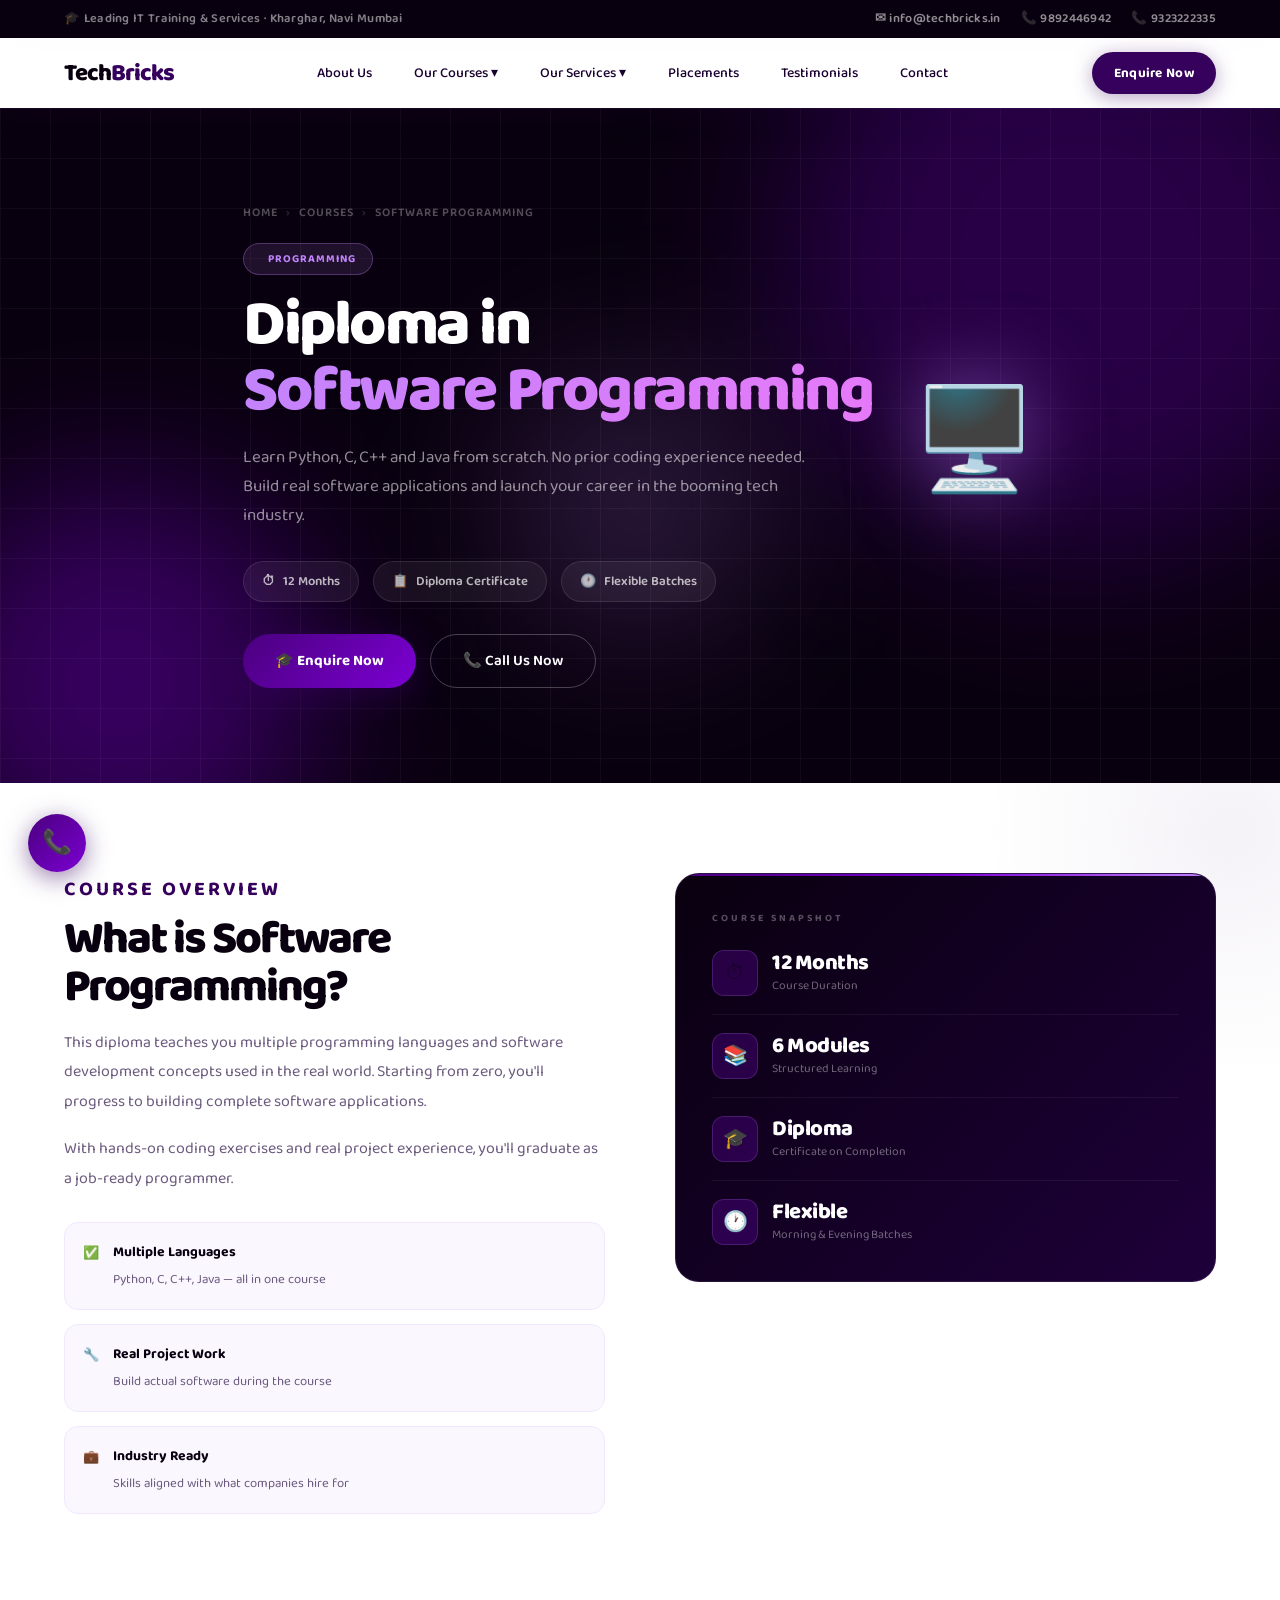
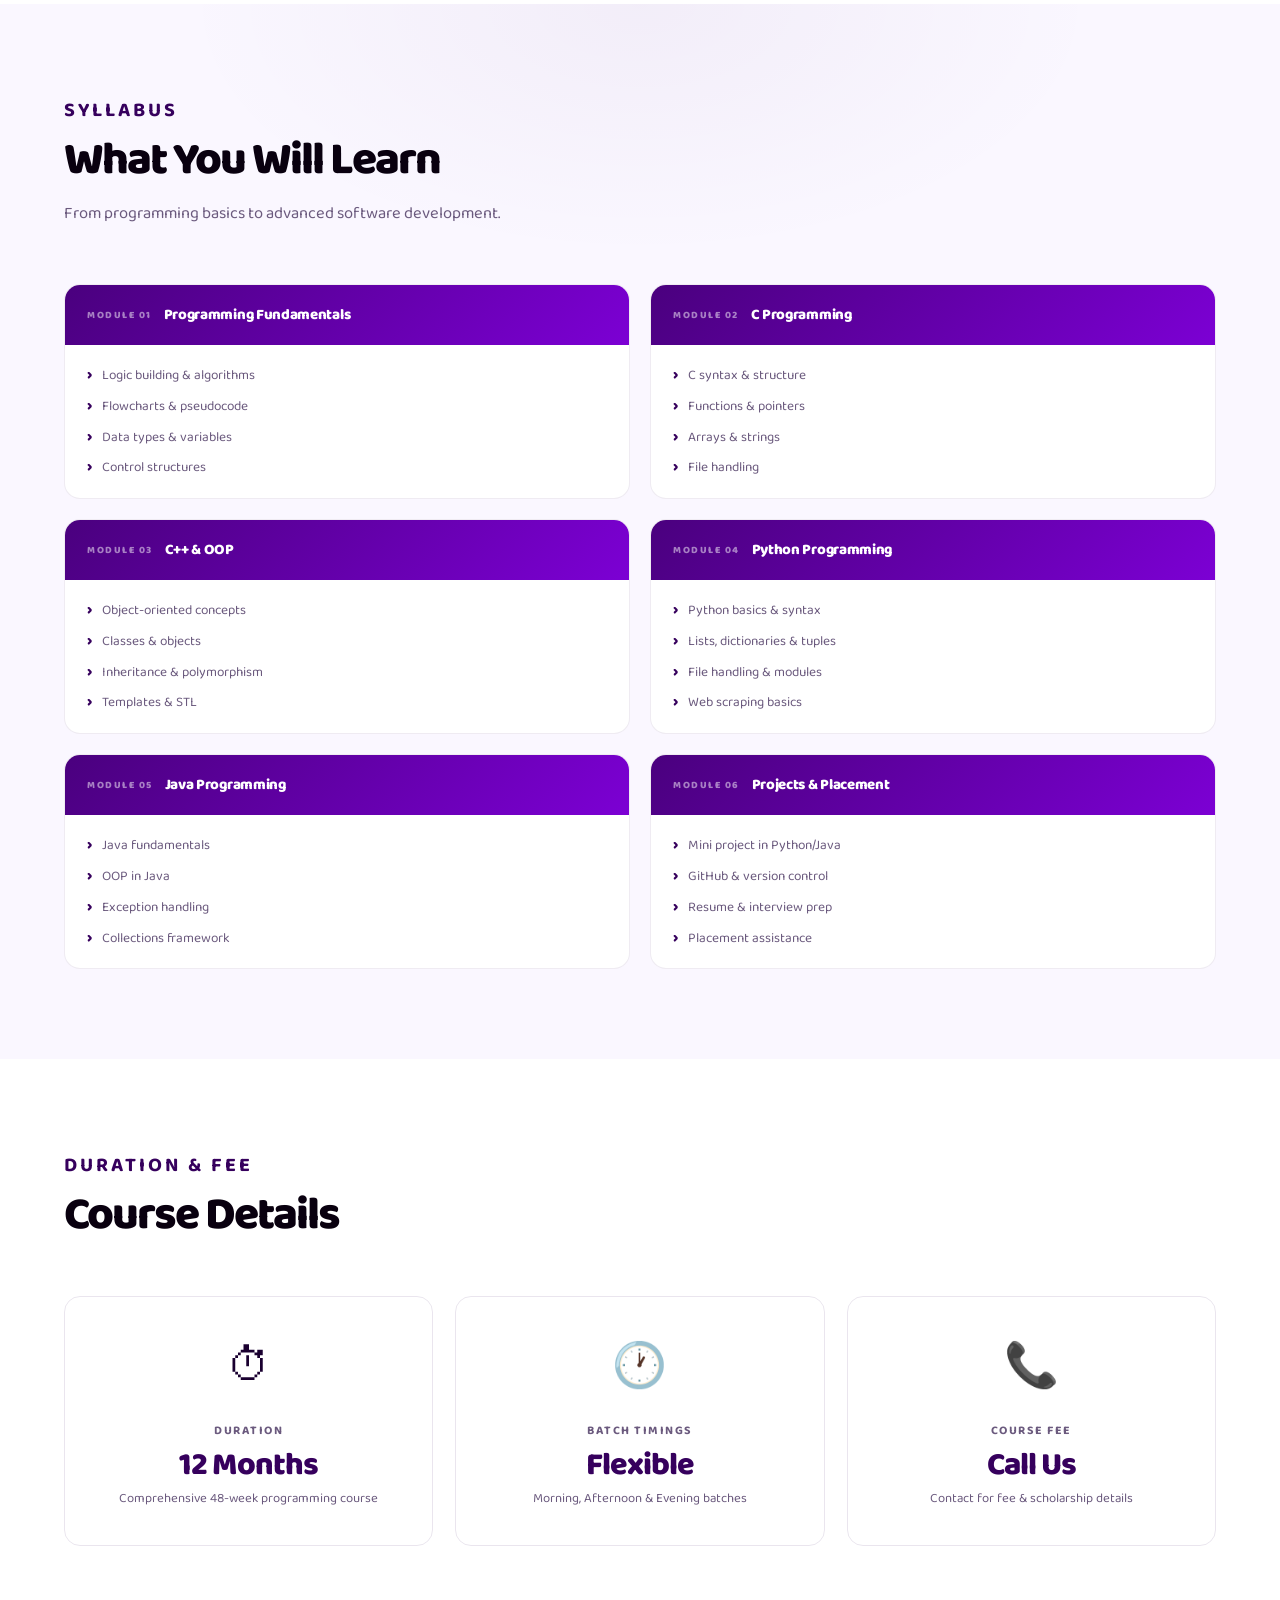
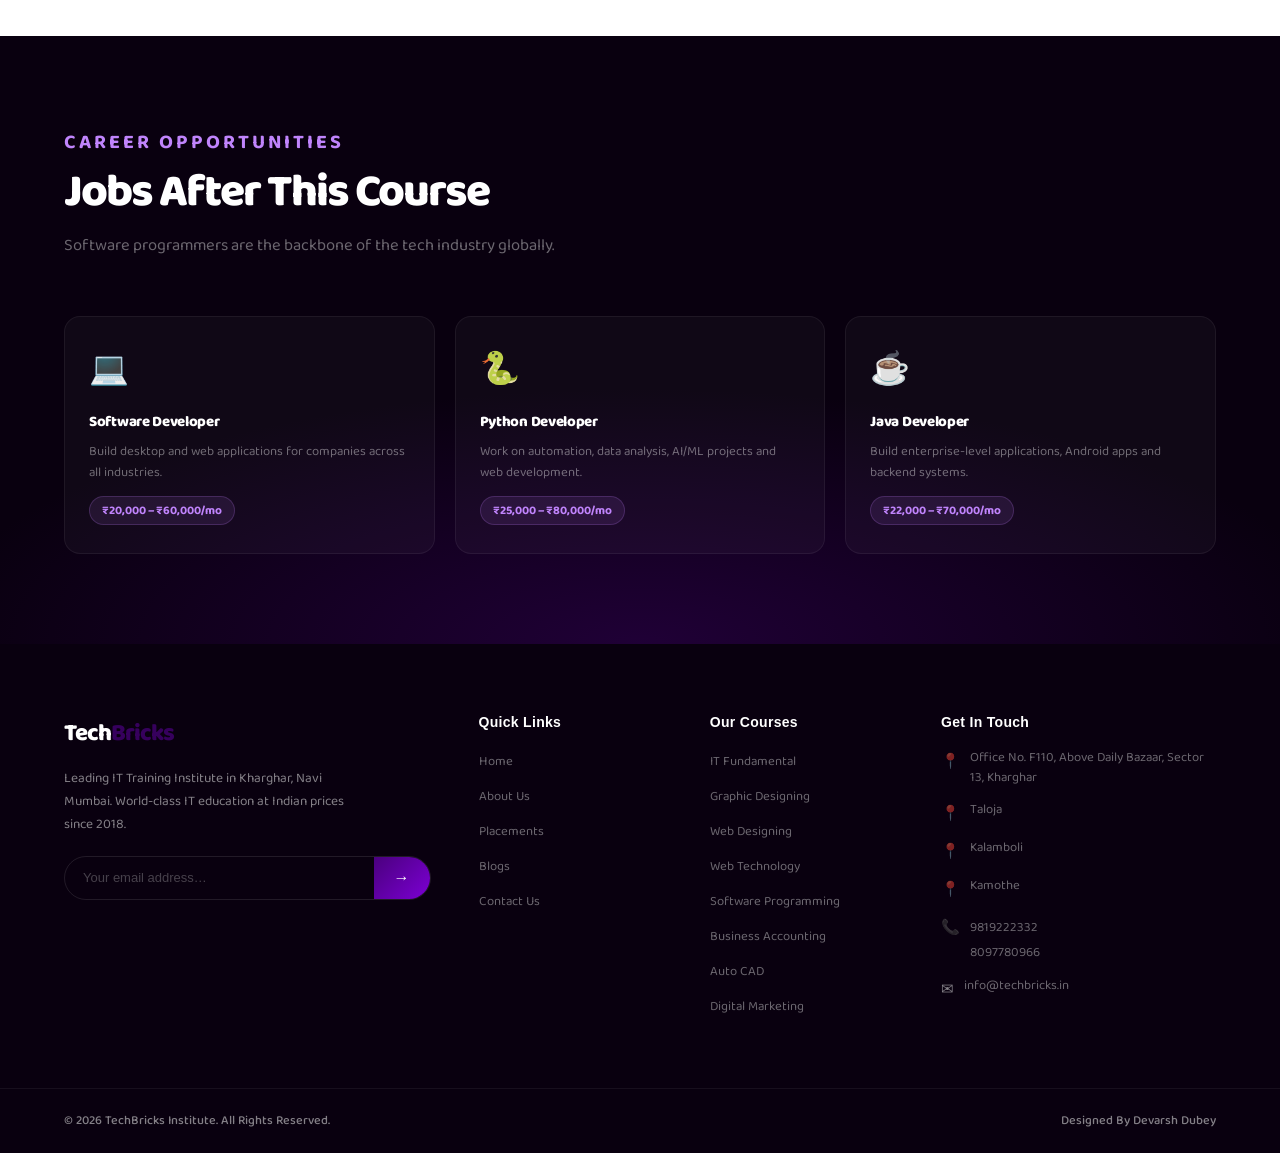
<file: software-programming.html>
<!DOCTYPE html>
<html lang="en">

<head>
  <meta charset="UTF-8">
  <meta name="viewport" content="width=device-width, initial-scale=1.0">
  <title>Diploma in Software Programming – TechBricks</title>
  <link href="https://fonts.googleapis.com/css2?family=Baloo+2:wght@400..800&display=swap" rel="stylesheet">
  <link rel="stylesheet" href="styles.css">
  <link rel="stylesheet" href="style2.css">
</head>

<body>
  <div class="topbar">
    <div class="tbi"><span>🎓 Leading IT Training &amp; Services · Kharghar, Navi Mumbai</span>
      <div class="tbr"><a href="mailto:info@techbricks.in">✉ info@techbricks.in</a><a href="tel:9892446942">📞
          9892446942</a><a href="tel:9323222335">📞 9323222335</a></div>
    </div>
  </div>
  <nav>
    <div class="ni"><a href="index.html" class="logo">Tech<span>Bricks</span></a>
      <ul class="nl">
        <li><a href="index.html#about">About Us</a></li>
        <li class="dropdown"><a href="index.html#courses">Our Courses ▾</a>
          <div class="dmenu">
            <h5>Our Courses</h5><a href="it-fundamental.html">IT Fundamental Course</a><a
              href="graphic-designing.html">Diploma in Graphic Designing</a><a href="web-designing.html">Diploma in Web
              Designing</a><a href="web-technology.html">Diploma in Web Technology</a><a
              href="software-programming.html">Diploma in Software Programming</a><a
              href="business-accounting.html">Business Accounting &amp; Taxation</a><a href="auto-cad.html">Diploma in
              Auto CAD</a><a href="hardware-networking.html">Hardware &amp; Networking</a><a
              href="digital-marketing.html">Digital Marketing</a>
          </div>
        </li>
        <li class="dropdown"><a href="index.html#services">Our Services ▾</a>
          <div class="dmenu">
            <h5>Our Services</h5><a href="index.html#services">Website Designing</a><a
              href="index.html#services">Digital Marketing</a>
          </div>
        </li>
        <li><a href="index.html#why">Placements</a></li>
        <li><a href="index.html#testi">Testimonials</a></li>
        <li><a href="index.html#contact">Contact</a></li>
      </ul><button class="btn-eq" onclick="openModal()">Enquire Now</button><button class="hbg" id="hbg"
        aria-label="Menu"><span class="b"></span><span class="b"></span><span class="b"></span></button>
    </div>
  </nav>
  <div class="mnav" id="mnav">
    <ul class="mnl">
      <li><a href="index.html#about">About Us</a></li>
      <li><a href="it-fundamental.html" class="mst" data-t="mc1">Our Courses <span class="marr">›</span></a>
        <div class="msub" id="mc1"><a href="it-fundamental.html">IT Fundamental Course</a><a
            href="graphic-designing.html">Graphic Designing</a><a href="web-designing.html">Web Designing</a><a
            href="web-technology.html">Web Technology</a><a href="software-programming.html">Software Programming</a><a
            href="business-accounting.html">Business Accounting</a><a href="auto-cad.html">Auto CAD</a><a
            href="hardware-networking.html">Hardware &amp; Networking</a><a href="digital-marketing.html">Digital
            Marketing</a></div>
      </li>
      <li><a href="index.html#services" class="mst" data-t="mc2">Our Services <span class="marr">›</span></a>
        <div class="msub" id="mc2"><a href="index.html#services">Website Designing</a><a
            href="index.html#services">Digital Marketing</a></div>
      </li>
      <li><a href="index.html#why">Placements</a></li>
      <li><a href="index.html#testi">Testimonials</a></li>
      <li><a href="index.html#contact">Contact Us</a></li>
    </ul>
    <div class="mnf">
      <p class="mnfl">📞 Call Us Directly</p><a href="tel:9892446942" class="mcl">📞 9892446942</a><a
        href="tel:9323222335" class="mcl">📞 9323222335</a><button class="meb" onclick="openModal();closeMnav()">🎓
        Enquire Now</button>
    </div>
  </div>

  <section class="chero">
    <div class="orb orb1"></div>
    <div class="orb orb2"></div>
    <div class="orb orb3"></div>
    <div class="hgrid"></div>
    <div class="chi">
      <div>
        <div class="cbread"><a href="index.html">Home</a><span>›</span><a
            href="index.html#courses">Courses</a><span>›</span>Software Programming</div>
        <div class="chero-badge"><span class="dot"></span> Programming</div>
        <h1>Diploma in<br><em>Software Programming</em></h1>
        <p class="chero-desc">Learn Python, C, C++ and Java from scratch. No prior coding experience needed. Build real
          software applications and launch your career in the booming tech industry.</p>
        <div class="cmeta">
          <div class="cmi"><span>⏱</span> 12 Months</div>
          <div class="cmi"><span>📋</span> Diploma Certificate</div>
          <div class="cmi"><span>🕐</span> Flexible Batches</div>
        </div>
        <div class="chcta"><button class="btn-p" onclick="openModal()">🎓 Enquire Now</button><a href="tel:9892446942"
            class="btn-o">📞 Call Us Now</a></div>
      </div>
      <div class="cicon">🖥️</div>
    </div>
  </section>

  <section class="ov">
    <div class="container">
      <div class="ovg">
        <div class="ov-left reveal"><span class="slbl2">Course Overview</span>
          <h2 class="stitle">What is Software<br>Programming?</h2>
          <p>This diploma teaches you multiple programming languages and software development concepts used in the real
            world. Starting from zero, you'll progress to building complete software applications.</p>
          <p>With hands-on coding exercises and real project experience, you'll graduate as a job-ready programmer.</p>
          <div class="ov-hls">
            <div class="ov-hl"><span class="ov-hl-ico">✅</span>
              <div><strong>Multiple Languages</strong><span>Python, C, C++, Java — all in one course</span></div>
            </div>
            <div class="ov-hl"><span class="ov-hl-ico">🔧</span>
              <div><strong>Real Project Work</strong><span>Build actual software during the course</span></div>
            </div>
            <div class="ov-hl"><span class="ov-hl-ico">💼</span>
              <div><strong>Industry Ready</strong><span>Skills aligned with what companies hire for</span></div>
            </div>
          </div>
        </div>
        <div class="ov-card reveal">
          <div class="ov-card-ttl">Course Snapshot</div>
          <div class="ov-st">
            <div class="ov-st-ico">⏱</div>
            <div>
              <div class="ov-st-num">12 Months</div>
              <div class="ov-st-lbl">Course Duration</div>
            </div>
          </div>
          <div class="ov-st">
            <div class="ov-st-ico">📚</div>
            <div>
              <div class="ov-st-num">6 Modules</div>
              <div class="ov-st-lbl">Structured Learning</div>
            </div>
          </div>
          <div class="ov-st">
            <div class="ov-st-ico">🎓</div>
            <div>
              <div class="ov-st-num">Diploma</div>
              <div class="ov-st-lbl">Certificate on Completion</div>
            </div>
          </div>
          <div class="ov-st">
            <div class="ov-st-ico">🕐</div>
            <div>
              <div class="ov-st-num">Flexible</div>
              <div class="ov-st-lbl">Morning &amp; Evening Batches</div>
            </div>
          </div>
        </div>
      </div>
    </div>
  </section>

  <section class="syl">
    <div class="container">
      <div class="tb reveal"><span class="slbl2">Syllabus</span>
        <h2 class="stitle">What You Will Learn</h2>
        <p class="ssub">From programming basics to advanced software development.</p>
      </div>
      <div class="syl-grid">
        <div class="smod reveal">
          <div class="smod-head"><span class="smod-n">MODULE 01</span>
            <h4>Programming Fundamentals</h4>
          </div>
          <div class="smod-body">
            <ul>
              <li>Logic building &amp; algorithms</li>
              <li>Flowcharts &amp; pseudocode</li>
              <li>Data types &amp; variables</li>
              <li>Control structures</li>
            </ul>
          </div>
        </div>
        <div class="smod reveal">
          <div class="smod-head"><span class="smod-n">MODULE 02</span>
            <h4>C Programming</h4>
          </div>
          <div class="smod-body">
            <ul>
              <li>C syntax &amp; structure</li>
              <li>Functions &amp; pointers</li>
              <li>Arrays &amp; strings</li>
              <li>File handling</li>
            </ul>
          </div>
        </div>
        <div class="smod reveal">
          <div class="smod-head"><span class="smod-n">MODULE 03</span>
            <h4>C++ &amp; OOP</h4>
          </div>
          <div class="smod-body">
            <ul>
              <li>Object-oriented concepts</li>
              <li>Classes &amp; objects</li>
              <li>Inheritance &amp; polymorphism</li>
              <li>Templates &amp; STL</li>
            </ul>
          </div>
        </div>
        <div class="smod reveal">
          <div class="smod-head"><span class="smod-n">MODULE 04</span>
            <h4>Python Programming</h4>
          </div>
          <div class="smod-body">
            <ul>
              <li>Python basics &amp; syntax</li>
              <li>Lists, dictionaries &amp; tuples</li>
              <li>File handling &amp; modules</li>
              <li>Web scraping basics</li>
            </ul>
          </div>
        </div>
        <div class="smod reveal">
          <div class="smod-head"><span class="smod-n">MODULE 05</span>
            <h4>Java Programming</h4>
          </div>
          <div class="smod-body">
            <ul>
              <li>Java fundamentals</li>
              <li>OOP in Java</li>
              <li>Exception handling</li>
              <li>Collections framework</li>
            </ul>
          </div>
        </div>
        <div class="smod reveal">
          <div class="smod-head"><span class="smod-n">MODULE 06</span>
            <h4>Projects &amp; Placement</h4>
          </div>
          <div class="smod-body">
            <ul>
              <li>Mini project in Python/Java</li>
              <li>GitHub &amp; version control</li>
              <li>Resume &amp; interview prep</li>
              <li>Placement assistance</li>
            </ul>
          </div>
        </div>
      </div>
    </div>
  </section>

  <section class="dur">
    <div class="container">
      <div class="tb reveal"><span class="slbl2">Duration &amp; Fee</span>
        <h2 class="stitle">Course Details</h2>
      </div>
      <div class="dur-grid">
        <div class="dur-card reveal"><span class="dur-ico">⏱</span>
          <h4>Duration</h4>
          <div class="dur-val">12 Months</div>
          <div class="dur-sub">Comprehensive 48-week programming course</div>
        </div>
        <div class="dur-card reveal"><span class="dur-ico">🕐</span>
          <h4>Batch Timings</h4>
          <div class="dur-val">Flexible</div>
          <div class="dur-sub">Morning, Afternoon &amp; Evening batches</div>
        </div>
        <div class="dur-card reveal"><span class="dur-ico">📞</span>
          <h4>Course Fee</h4>
          <div class="dur-val">Call Us</div>
          <div class="dur-sub">Contact for fee &amp; scholarship details</div>
        </div>
      </div>
    </div>
  </section>

  <section class="car">
    <div class="container">
      <div class="tb reveal"><span class="slbl2" style="color:var(--accent)">Career Opportunities</span>
        <h2 class="stitle">Jobs After This Course</h2>
        <p class="ssub">Software programmers are the backbone of the tech industry globally.</p>
      </div>
      <div class="car-grid">
        <div class="car-card reveal"><span class="car-ico">💻</span>
          <h4>Software Developer</h4>
          <p>Build desktop and web applications for companies across all industries.</p><span class="car-sal">₹20,000 –
            ₹60,000/mo</span>
        </div>
        <div class="car-card reveal"><span class="car-ico">🐍</span>
          <h4>Python Developer</h4>
          <p>Work on automation, data analysis, AI/ML projects and web development.</p><span class="car-sal">₹25,000 –
            ₹80,000/mo</span>
        </div>
        <div class="car-card reveal"><span class="car-ico">☕</span>
          <h4>Java Developer</h4>
          <p>Build enterprise-level applications, Android apps and backend systems.</p><span class="car-sal">₹22,000 –
            ₹70,000/mo</span>
        </div>
      </div>
    </div>
  </section>

  <!-- FOOTER -->
  <footer>
    <div class="ftop">
      <div class="container">
        <div class="fg">
          <div class="fb">
            <a href="#" class="logo">Tech<span>Bricks</span></a>
            <p>Leading IT Training Institute in Kharghar, Navi Mumbai. World-class IT education at Indian prices since
              2018.</p>
            <div class="nf">
              <input type="email" placeholder="Your email address…">
              <button type="button">→</button>
            </div>
          </div>
          <div class="fc">
            <h5>Quick Links</h5>
            <ul>
              <li><a href="#">Home</a></li>
              <li><a href="#about">About Us</a></li>
              <li><a href="#why">Placements</a></li>
              <li><a href="#">Blogs</a></li>
              <li><a href="#contact">Contact Us</a></li>
            </ul>
          </div>
          <div class="fc">
            <h5>Our Courses</h5>
            <ul>
              <li><a href="it-fundamental.html">IT Fundamental</a></li>
              <li><a href="graphic-designing.html">Graphic Designing</a></li>
              <li><a href="web-designing.html">Web Designing</a></li>
              <li><a href="web-technology.html">Web Technology</a></li>
              <li><a href="software-programming.html">Software Programming</a></li>
              <li><a href="business-accounting.html">Business Accounting</a></li>
              <li><a href="auto-cad.html">Auto CAD</a></li>
              <li><a href="digital-marketing.html">Digital Marketing</a></li>
            </ul>
          </div>
          <div class="fc">
            <h5>Get In Touch</h5>
            <div class="ci"><span class="cico">📍</span>
              <a href="https://share.google/Fkf1qQsxpJ4VDiDJh"><p>Office No. F110, Above Daily Bazaar, Sector 13, Kharghar</p></a>
            </div>
            <div class="ci"><span class="cico">📍</span>
              <a href="https://share.google/dmCUyhu2PH8qXrPsm"><p>Taloja</p></a>
            </div>
            <div class="ci"><span class="cico">📍</span>
              <a href="https://share.google/jSGo4o7i6bIvLreIR"><p>Kalamboli</p></a>
            </div>
            <div class="ci"><span class="cico">📍</span>
              <a href="https://share.google/Fkf1qQsxpJ4VDiDJh"><p>Kamothe</p></a>
            </div>
            <div class="ci"><span class="cico">📞</span>
              <div><a href="tel:9819222332">9819222332</a><br><a href="tel:8097780966">8097780966</a></div>
            </div>
            <div class="ci"><span class="cico">✉</span><a href="mailto:info@techbricks.in">info@techbricks.in</a></div>
          </div>
        </div>
      </div>
    </div>
    <div class="container">
      <div class="fbot">
        <span>© 2026 TechBricks Institute. All Rights Reserved.</span>
        <span>Designed By Devarsh Dubey</span>
      </div>
    </div>
  </footer>

  <!-- FLOAT CALL -->
  <a href="tel:8097780966" class="fcall" title="Call Us Now">📞</a>

  <!-- MODAL -->
  <div class="mover" id="enquiryModal" onclick="if(event.target===this)closeModal()">
    <div class="modal">
      <div class="mh">
        <div>
          <h3>🎓 Enquire Now</h3>
          <p>We'll get back to you within 24 hours</p>
        </div>
        <button class="mclose" onclick="closeModal()">✕</button>
      </div>
      <div class="mbody">
        <div class="frow">
          <div class="fg2"><label>Name *</label><input type="text" placeholder="enter your name here"></div>
        </div>
        <div class="fg2"><label>Mobile Number *</label><input type="tel" placeholder="+91 99XXXXXXXX"></div>
        <div class="fg2"><label>Email Address</label><input type="email" placeholder="you@example.com"></div>
        <div class="fg2">
          <label>Course of Interest *</label>
          <select>
            <option value="">— Select a Course —</option>
            <option>IT Fundamental Course</option>
            <option>Diploma in Graphic Designing</option>
            <option>Diploma in Web Designing</option>
            <option>Diploma in Web Technology</option>
            <option>Diploma in Software Programming</option>
            <option>Business Accounting &amp; Taxation</option>
            <option>Diploma in Auto CAD</option>
            <option>Hardware &amp; Networking</option>
            <option>Digital Marketing</option>
            <option>Website Designing Service</option>
            <option>Digital Marketing Service</option>
          </select>
        </div>
        <div class="fg2"><label>Message</label><textarea
            placeholder="Any specific questions or requirements…"></textarea></div>
        <button class="btn-sub" onclick="submitForm()">Submit Enquiry →</button>
        <p class="mnote">📞 Prefer to call? <a href="tel:8097780966">8097780966</a></p>
      </div>
    </div>
  </div>

  <script src="script.js"></script>
</body>

</html>
</file>
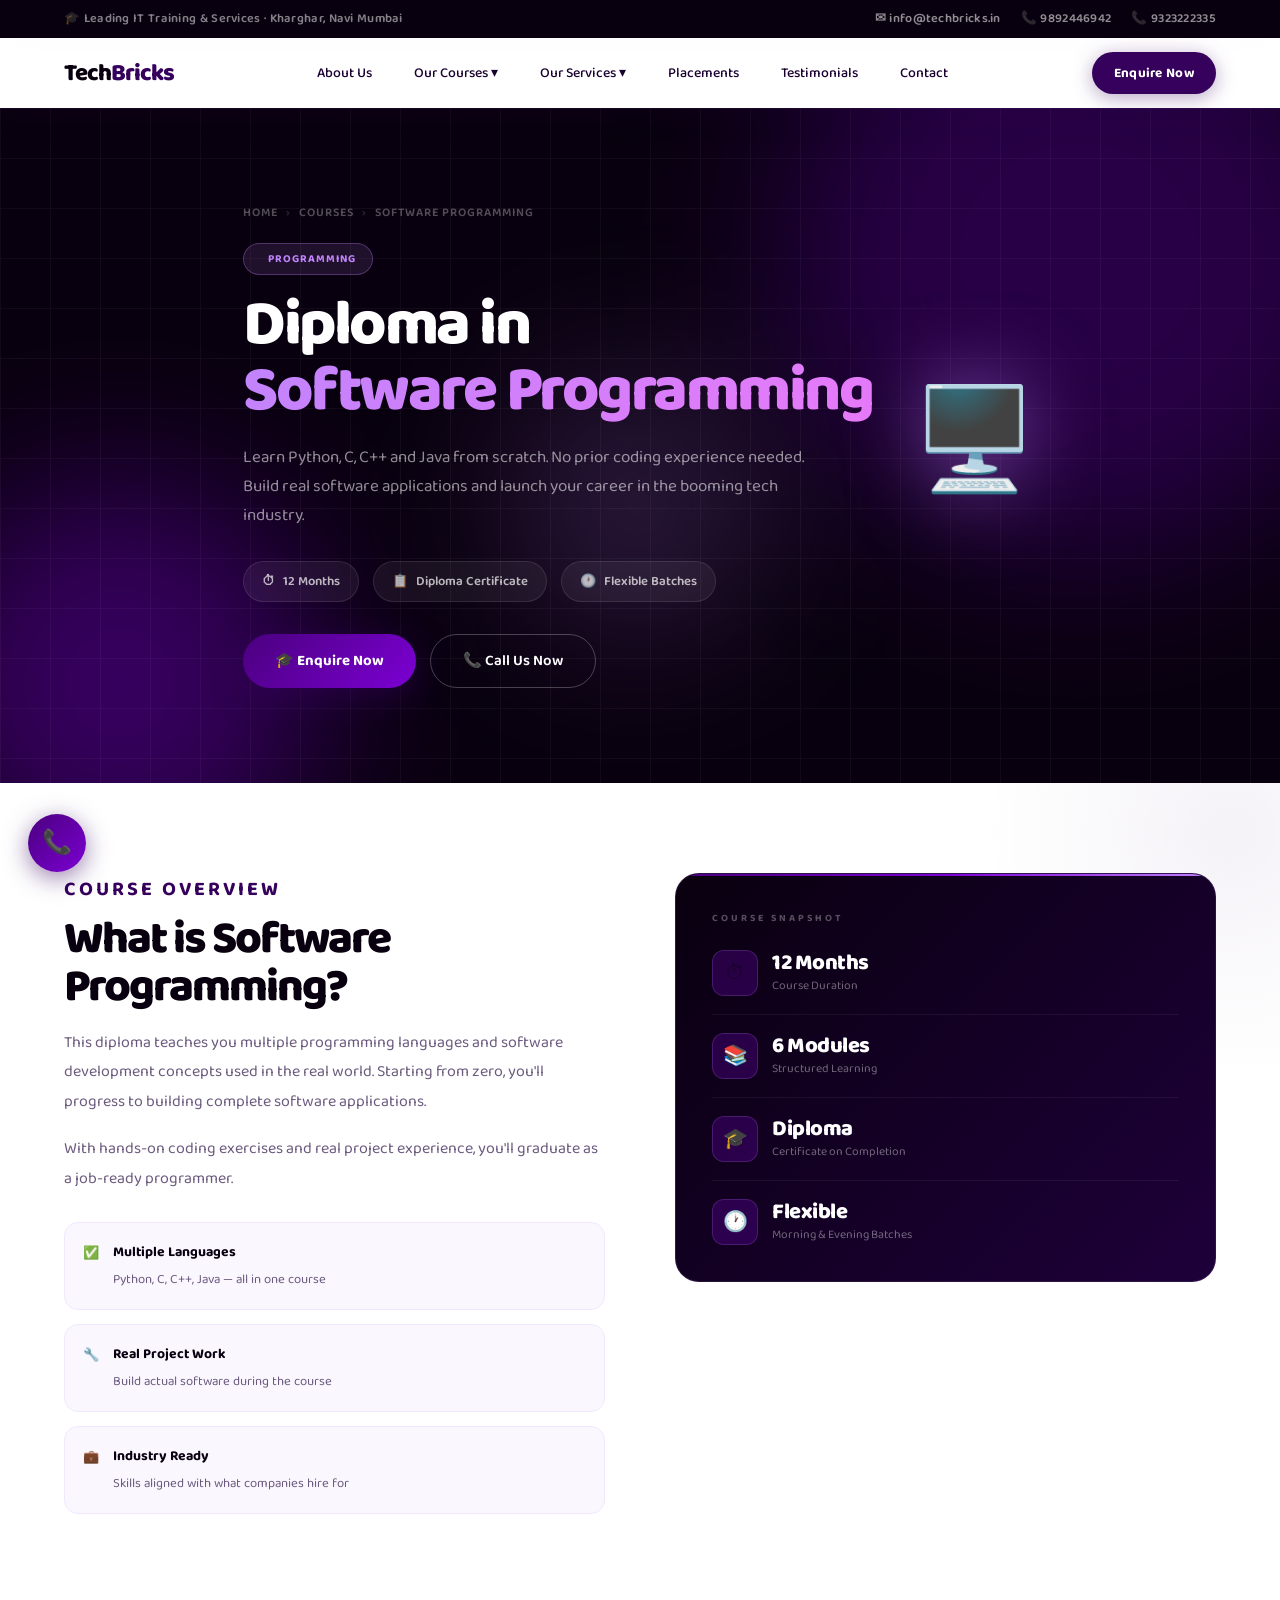
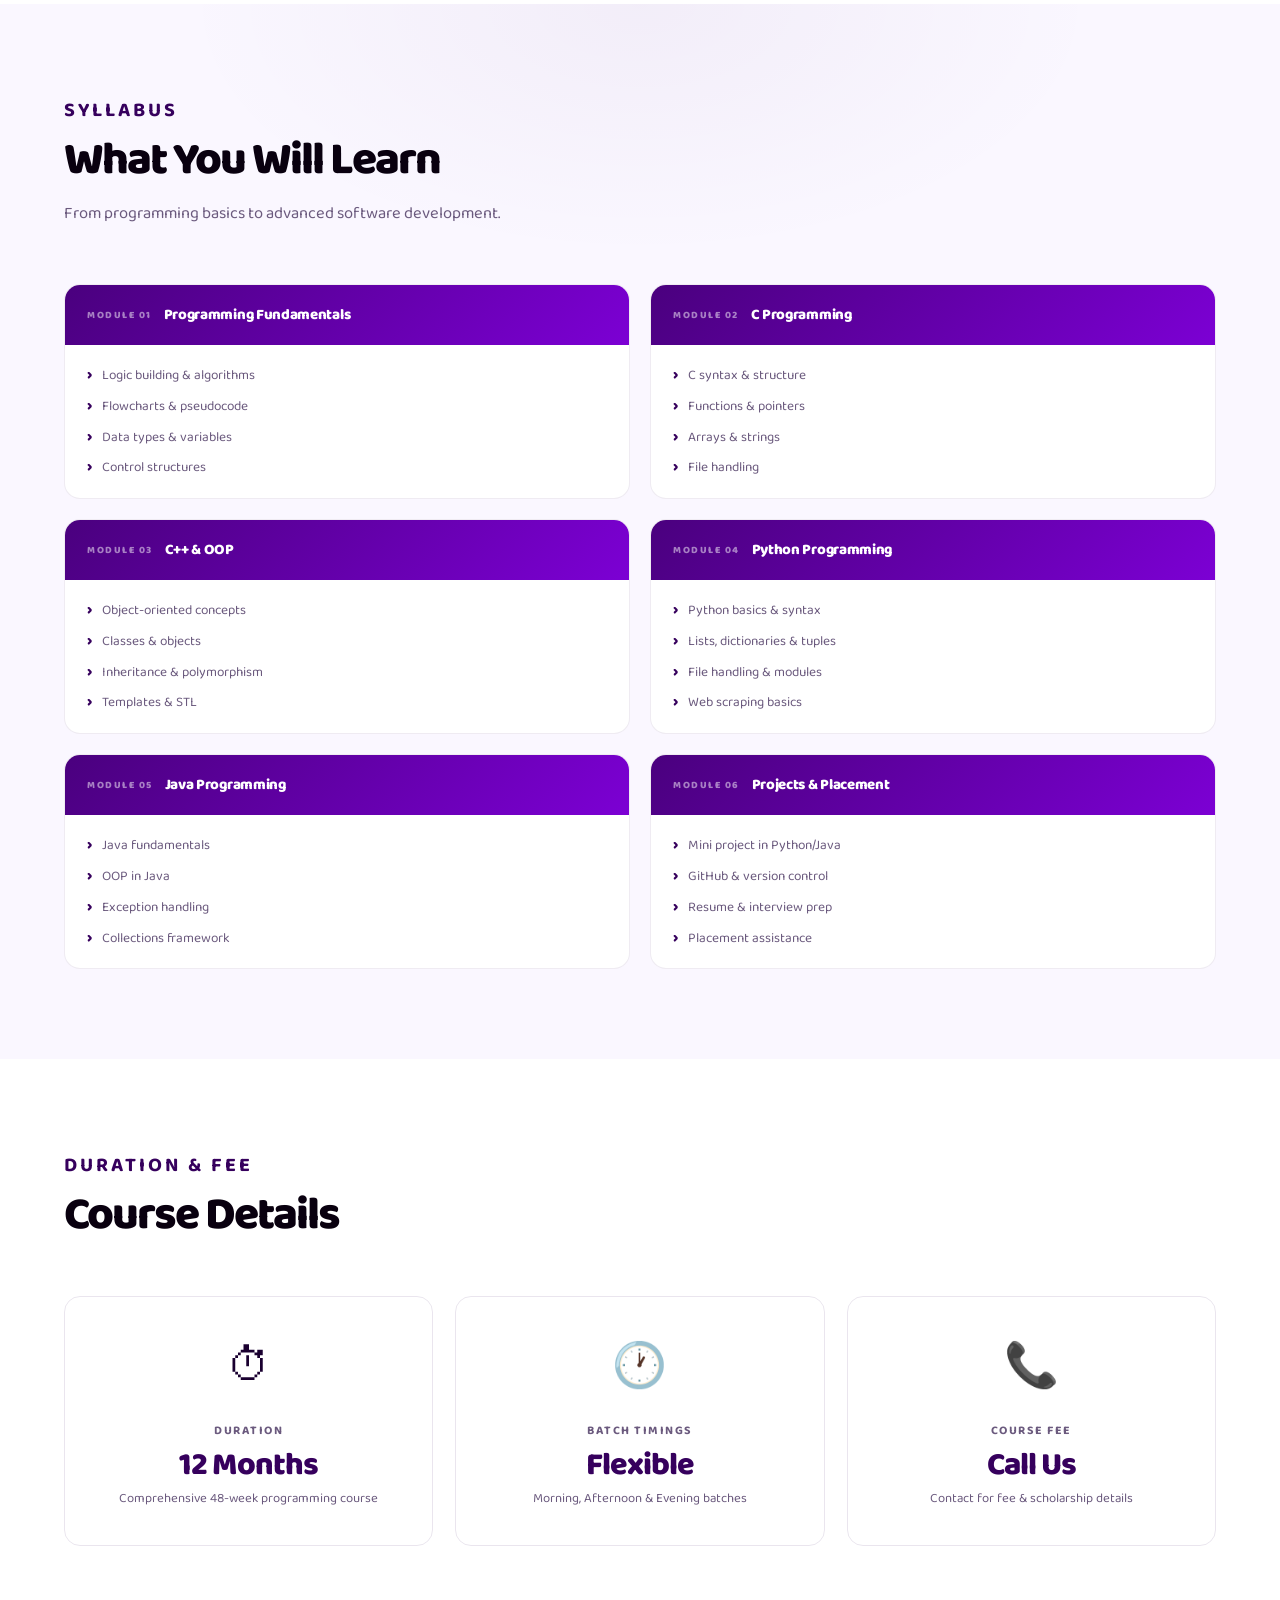
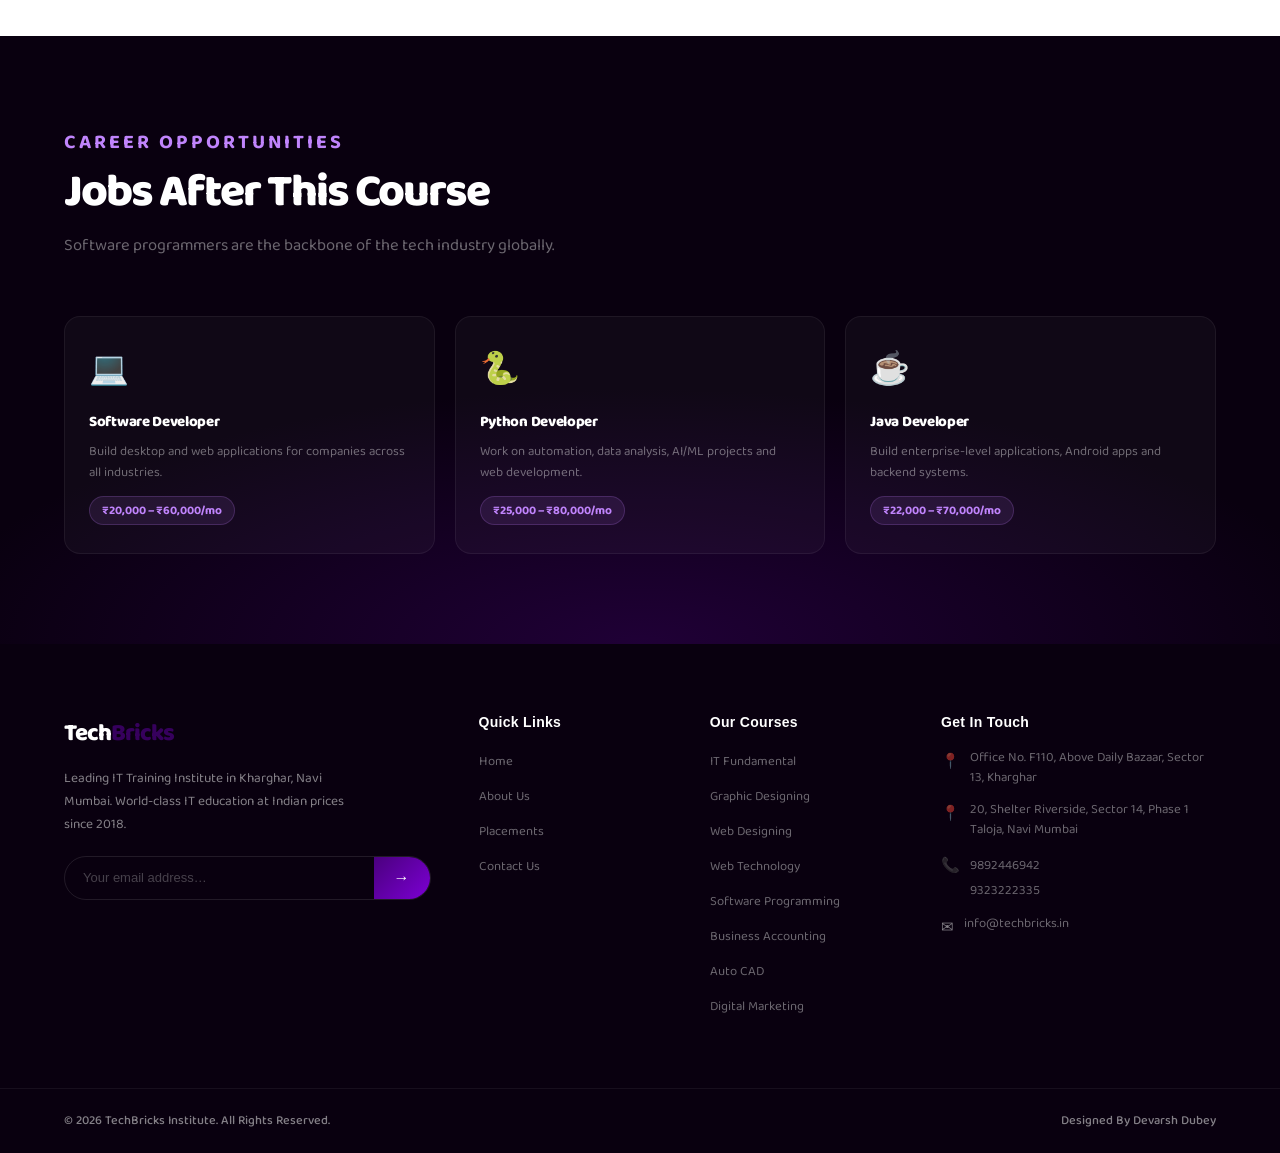
<file: SoftwareProgramming.html>
<!DOCTYPE html>
<html lang="en">
<head>
<meta charset="UTF-8">
<meta name="viewport" content="width=device-width, initial-scale=1.0">
<title>Diploma in Software Programming – TechBricks</title>
<link href="https://fonts.googleapis.com/css2?family=Baloo+2:wght@400..800&display=swap" rel="stylesheet">
<link rel="stylesheet" href="styles.css">
<link rel="stylesheet" href="style2.css">
</head>
<body>
<div class="topbar"><div class="tbi"><span>🎓 Leading IT Training &amp; Services · Kharghar, Navi Mumbai</span><div class="tbr"><a href="mailto:info@techbricks.in">✉ info@techbricks.in</a><a href="tel:9892446942">📞 9892446942</a><a href="tel:9323222335">📞 9323222335</a></div></div></div>
<nav><div class="ni"><a href="index.html" class="logo">Tech<span>Bricks</span></a><ul class="nl"><li><a href="index.html#about">About Us</a></li><li class="dropdown"><a href="index.html#courses">Our Courses ▾</a><div class="dmenu"><h5>Our Courses</h5><a href="it-fundamental.html">IT Fundamental Course</a><a href="graphic-designing.html">Diploma in Graphic Designing</a><a href="web-designing.html">Diploma in Web Designing</a><a href="web-technology.html">Diploma in Web Technology</a><a href="software-programming.html">Diploma in Software Programming</a><a href="business-accounting.html">Business Accounting &amp; Taxation</a><a href="auto-cad.html">Diploma in Auto CAD</a><a href="hardware-networking.html">Hardware &amp; Networking</a><a href="digital-marketing.html">Digital Marketing</a></div></li><li class="dropdown"><a href="index.html#services">Our Services ▾</a><div class="dmenu"><h5>Our Services</h5><a href="index.html#services">Website Designing</a><a href="index.html#services">Digital Marketing</a></div></li><li><a href="index.html#why">Placements</a></li><li><a href="index.html#testi">Testimonials</a></li><li><a href="index.html#contact">Contact</a></li></ul><button class="btn-eq" onclick="openModal()">Enquire Now</button><button class="hbg" id="hbg" aria-label="Menu"><span class="b"></span><span class="b"></span><span class="b"></span></button></div></nav>
<div class="mnav" id="mnav"><ul class="mnl"><li><a href="index.html#about">About Us</a></li><li><a href="it-fundamental.html" class="mst" data-t="mc1">Our Courses <span class="marr">›</span></a><div class="msub" id="mc1"><a href="it-fundamental.html">IT Fundamental Course</a><a href="graphic-designing.html">Graphic Designing</a><a href="web-designing.html">Web Designing</a><a href="web-technology.html">Web Technology</a><a href="software-programming.html">Software Programming</a><a href="business-accounting.html">Business Accounting</a><a href="auto-cad.html">Auto CAD</a><a href="hardware-networking.html">Hardware &amp; Networking</a><a href="digital-marketing.html">Digital Marketing</a></div></li><li><a href="index.html#services" class="mst" data-t="mc2">Our Services <span class="marr">›</span></a><div class="msub" id="mc2"><a href="index.html#services">Website Designing</a><a href="index.html#services">Digital Marketing</a></div></li><li><a href="index.html#why">Placements</a></li><li><a href="index.html#testi">Testimonials</a></li><li><a href="index.html#contact">Contact Us</a></li></ul><div class="mnf"><p class="mnfl">📞 Call Us Directly</p><a href="tel:9892446942" class="mcl">📞 9892446942</a><a href="tel:9323222335" class="mcl">📞 9323222335</a><button class="meb" onclick="openModal();closeMnav()">🎓 Enquire Now</button></div></div>

<section class="chero">
  <div class="orb orb1"></div><div class="orb orb2"></div><div class="orb orb3"></div><div class="hgrid"></div>
  <div class="chi"><div>
    <div class="cbread"><a href="index.html">Home</a><span>›</span><a href="index.html#courses">Courses</a><span>›</span>Software Programming</div>
    <div class="chero-badge"><span class="dot"></span> Programming</div>
    <h1>Diploma in<br><em>Software Programming</em></h1>
    <p class="chero-desc">Learn Python, C, C++ and Java from scratch. No prior coding experience needed. Build real software applications and launch your career in the booming tech industry.</p>
    <div class="cmeta"><div class="cmi"><span>⏱</span> 12 Months</div><div class="cmi"><span>📋</span> Diploma Certificate</div><div class="cmi"><span>🕐</span> Flexible Batches</div></div>
    <div class="chcta"><button class="btn-p" onclick="openModal()">🎓 Enquire Now</button><a href="tel:9892446942" class="btn-o">📞 Call Us Now</a></div>
  </div><div class="cicon">🖥️</div></div>
</section>

<section class="ov"><div class="container"><div class="ovg">
  <div class="ov-left reveal"><span class="slbl2">Course Overview</span><h2 class="stitle">What is Software<br>Programming?</h2><p>This diploma teaches you multiple programming languages and software development concepts used in the real world. Starting from zero, you'll progress to building complete software applications.</p><p>With hands-on coding exercises and real project experience, you'll graduate as a job-ready programmer.</p><div class="ov-hls"><div class="ov-hl"><span class="ov-hl-ico">✅</span><div><strong>Multiple Languages</strong><span>Python, C, C++, Java — all in one course</span></div></div><div class="ov-hl"><span class="ov-hl-ico">🔧</span><div><strong>Real Project Work</strong><span>Build actual software during the course</span></div></div><div class="ov-hl"><span class="ov-hl-ico">💼</span><div><strong>Industry Ready</strong><span>Skills aligned with what companies hire for</span></div></div></div></div>
  <div class="ov-card reveal"><div class="ov-card-ttl">Course Snapshot</div><div class="ov-st"><div class="ov-st-ico">⏱</div><div><div class="ov-st-num">12 Months</div><div class="ov-st-lbl">Course Duration</div></div></div><div class="ov-st"><div class="ov-st-ico">📚</div><div><div class="ov-st-num">6 Modules</div><div class="ov-st-lbl">Structured Learning</div></div></div><div class="ov-st"><div class="ov-st-ico">🎓</div><div><div class="ov-st-num">Diploma</div><div class="ov-st-lbl">Certificate on Completion</div></div></div><div class="ov-st"><div class="ov-st-ico">🕐</div><div><div class="ov-st-num">Flexible</div><div class="ov-st-lbl">Morning &amp; Evening Batches</div></div></div></div>
</div></div></section>

<section class="syl"><div class="container"><div class="tb reveal"><span class="slbl2">Syllabus</span><h2 class="stitle">What You Will Learn</h2><p class="ssub">From programming basics to advanced software development.</p></div>
<div class="syl-grid">
  <div class="smod reveal"><div class="smod-head"><span class="smod-n">MODULE 01</span><h4>Programming Fundamentals</h4></div><div class="smod-body"><ul><li>Logic building &amp; algorithms</li><li>Flowcharts &amp; pseudocode</li><li>Data types &amp; variables</li><li>Control structures</li></ul></div></div>
  <div class="smod reveal"><div class="smod-head"><span class="smod-n">MODULE 02</span><h4>C Programming</h4></div><div class="smod-body"><ul><li>C syntax &amp; structure</li><li>Functions &amp; pointers</li><li>Arrays &amp; strings</li><li>File handling</li></ul></div></div>
  <div class="smod reveal"><div class="smod-head"><span class="smod-n">MODULE 03</span><h4>C++ &amp; OOP</h4></div><div class="smod-body"><ul><li>Object-oriented concepts</li><li>Classes &amp; objects</li><li>Inheritance &amp; polymorphism</li><li>Templates &amp; STL</li></ul></div></div>
  <div class="smod reveal"><div class="smod-head"><span class="smod-n">MODULE 04</span><h4>Python Programming</h4></div><div class="smod-body"><ul><li>Python basics &amp; syntax</li><li>Lists, dictionaries &amp; tuples</li><li>File handling &amp; modules</li><li>Web scraping basics</li></ul></div></div>
  <div class="smod reveal"><div class="smod-head"><span class="smod-n">MODULE 05</span><h4>Java Programming</h4></div><div class="smod-body"><ul><li>Java fundamentals</li><li>OOP in Java</li><li>Exception handling</li><li>Collections framework</li></ul></div></div>
  <div class="smod reveal"><div class="smod-head"><span class="smod-n">MODULE 06</span><h4>Projects &amp; Placement</h4></div><div class="smod-body"><ul><li>Mini project in Python/Java</li><li>GitHub &amp; version control</li><li>Resume &amp; interview prep</li><li>Placement assistance</li></ul></div></div>
</div></div></section>

<section class="dur"><div class="container"><div class="tb reveal"><span class="slbl2">Duration &amp; Fee</span><h2 class="stitle">Course Details</h2></div><div class="dur-grid"><div class="dur-card reveal"><span class="dur-ico">⏱</span><h4>Duration</h4><div class="dur-val">12 Months</div><div class="dur-sub">Comprehensive 48-week programming course</div></div><div class="dur-card reveal"><span class="dur-ico">🕐</span><h4>Batch Timings</h4><div class="dur-val">Flexible</div><div class="dur-sub">Morning, Afternoon &amp; Evening batches</div></div><div class="dur-card reveal"><span class="dur-ico">📞</span><h4>Course Fee</h4><div class="dur-val">Call Us</div><div class="dur-sub">Contact for fee &amp; scholarship details</div></div></div></div></section>

<section class="car"><div class="container"><div class="tb reveal"><span class="slbl2" style="color:var(--accent)">Career Opportunities</span><h2 class="stitle">Jobs After This Course</h2><p class="ssub">Software programmers are the backbone of the tech industry globally.</p></div>
<div class="car-grid"><div class="car-card reveal"><span class="car-ico">💻</span><h4>Software Developer</h4><p>Build desktop and web applications for companies across all industries.</p><span class="car-sal">₹20,000 – ₹60,000/mo</span></div><div class="car-card reveal"><span class="car-ico">🐍</span><h4>Python Developer</h4><p>Work on automation, data analysis, AI/ML projects and web development.</p><span class="car-sal">₹25,000 – ₹80,000/mo</span></div><div class="car-card reveal"><span class="car-ico">☕</span><h4>Java Developer</h4><p>Build enterprise-level applications, Android apps and backend systems.</p><span class="car-sal">₹22,000 – ₹70,000/mo</span></div></div>
</div></section>

<footer><div class="ftop"><div class="container"><div class="fg"><div class="fb"><a href="index.html" class="logo">Tech<span>Bricks</span></a><p>Leading IT Training Institute in Kharghar, Navi Mumbai. World-class IT education at Indian prices since 2018.</p><div class="nf"><input type="email" placeholder="Your email address…"><button type="button">→</button></div></div><div class="fc"><h5>Quick Links</h5><ul><li><a href="index.html">Home</a></li><li><a href="index.html#about">About Us</a></li><li><a href="index.html#why">Placements</a></li><li><a href="index.html#contact">Contact Us</a></li></ul></div><div class="fc"><h5>Our Courses</h5><ul><li><a href="it-fundamental.html">IT Fundamental</a></li><li><a href="graphic-designing.html">Graphic Designing</a></li><li><a href="web-designing.html">Web Designing</a></li><li><a href="web-technology.html">Web Technology</a></li><li><a href="software-programming.html">Software Programming</a></li><li><a href="business-accounting.html">Business Accounting</a></li><li><a href="auto-cad.html">Auto CAD</a></li><li><a href="digital-marketing.html">Digital Marketing</a></li></ul></div><div class="fc"><h5>Get In Touch</h5><div class="ci"><span class="cico">📍</span><p>Office No. F110, Above Daily Bazaar, Sector 13, Kharghar</p></div><div class="ci"><span class="cico">📍</span><p>20, Shelter Riverside, Sector 14, Phase 1 Taloja, Navi Mumbai</p></div><div class="ci"><span class="cico">📞</span><div><a href="tel:9892446942">9892446942</a><br><a href="tel:9323222335">9323222335</a></div></div><div class="ci"><span class="cico">✉</span><a href="mailto:info@techbricks.in">info@techbricks.in</a></div></div></div></div></div><div class="container"><div class="fbot"><span>© 2026 TechBricks Institute. All Rights Reserved.</span><span>Designed By Devarsh Dubey</span></div></div></footer>
<a href="tel:9892446942" class="fcall" title="Call Us Now">📞</a>
<div class="mover" id="enquiryModal" onclick="if(event.target===this)closeModal()"><div class="modal"><div class="mh"><div><h3>🎓 Enquire Now</h3><p>We'll get back to you within 24 hours</p></div><button class="mclose" onclick="closeModal()">✕</button></div><div class="mbody"><div class="frow"><div class="fg2"><label>Name *</label><input type="text" placeholder="Enter your name here"></div></div><div class="fg2"><label>Mobile Number *</label><input type="tel" placeholder="+91 99XXXXXXXX"></div><div class="fg2"><label>Email Address</label><input type="email" placeholder="you@example.com"></div><div class="fg2"><label>Course of Interest *</label><select><option value="">— Select a Course —</option><option>IT Fundamental Course</option><option>Diploma in Graphic Designing</option><option>Diploma in Web Designing</option><option>Diploma in Web Technology</option><option selected>Diploma in Software Programming</option><option>Business Accounting &amp; Taxation</option><option>Diploma in Auto CAD</option><option>Hardware &amp; Networking</option><option>Digital Marketing</option></select></div><div class="fg2"><label>Message</label><textarea placeholder="Any specific questions or requirements…"></textarea></div><button class="btn-sub" onclick="submitForm()">Send Enquiry on WhatsApp →</button><p class="mnote">📞 Prefer to call? <a href="tel:9892446942">9892446942</a></p></div></div></div>
<script src="script.js"></script>
</body></html>
</file>
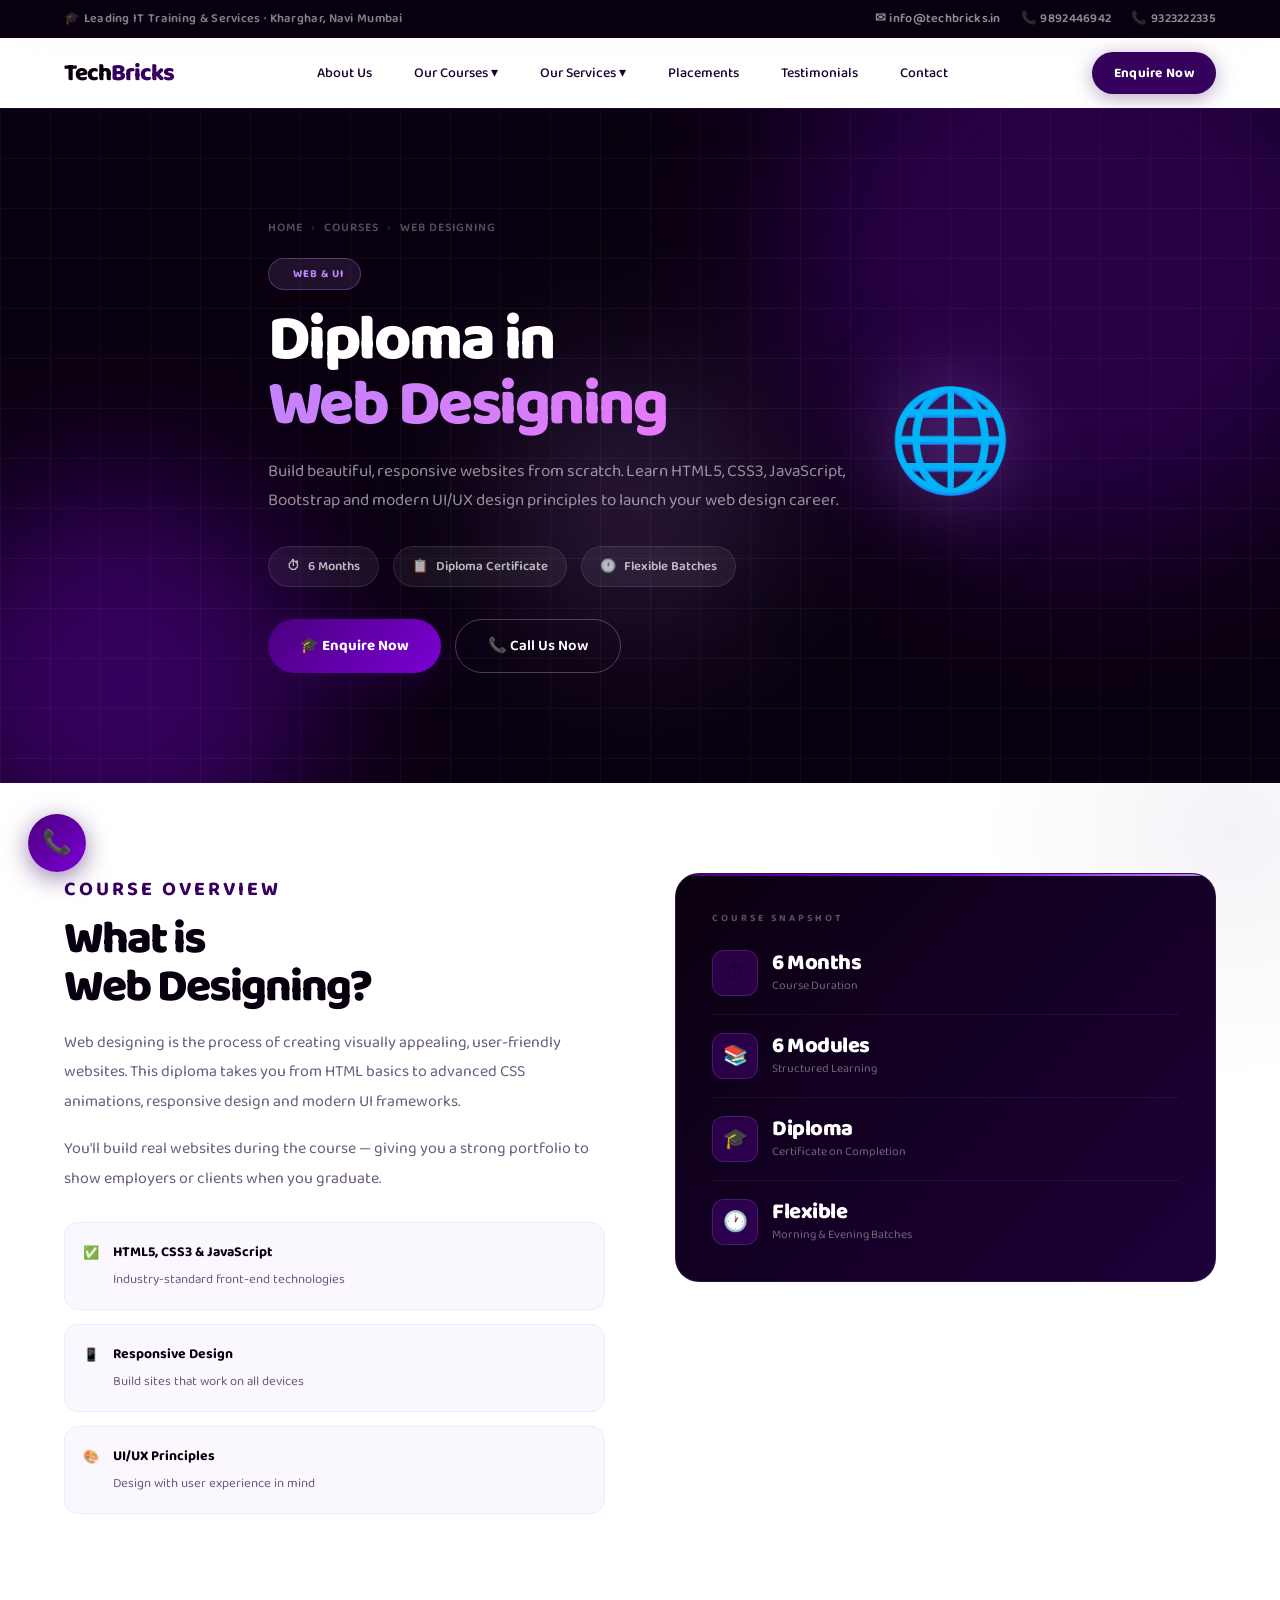
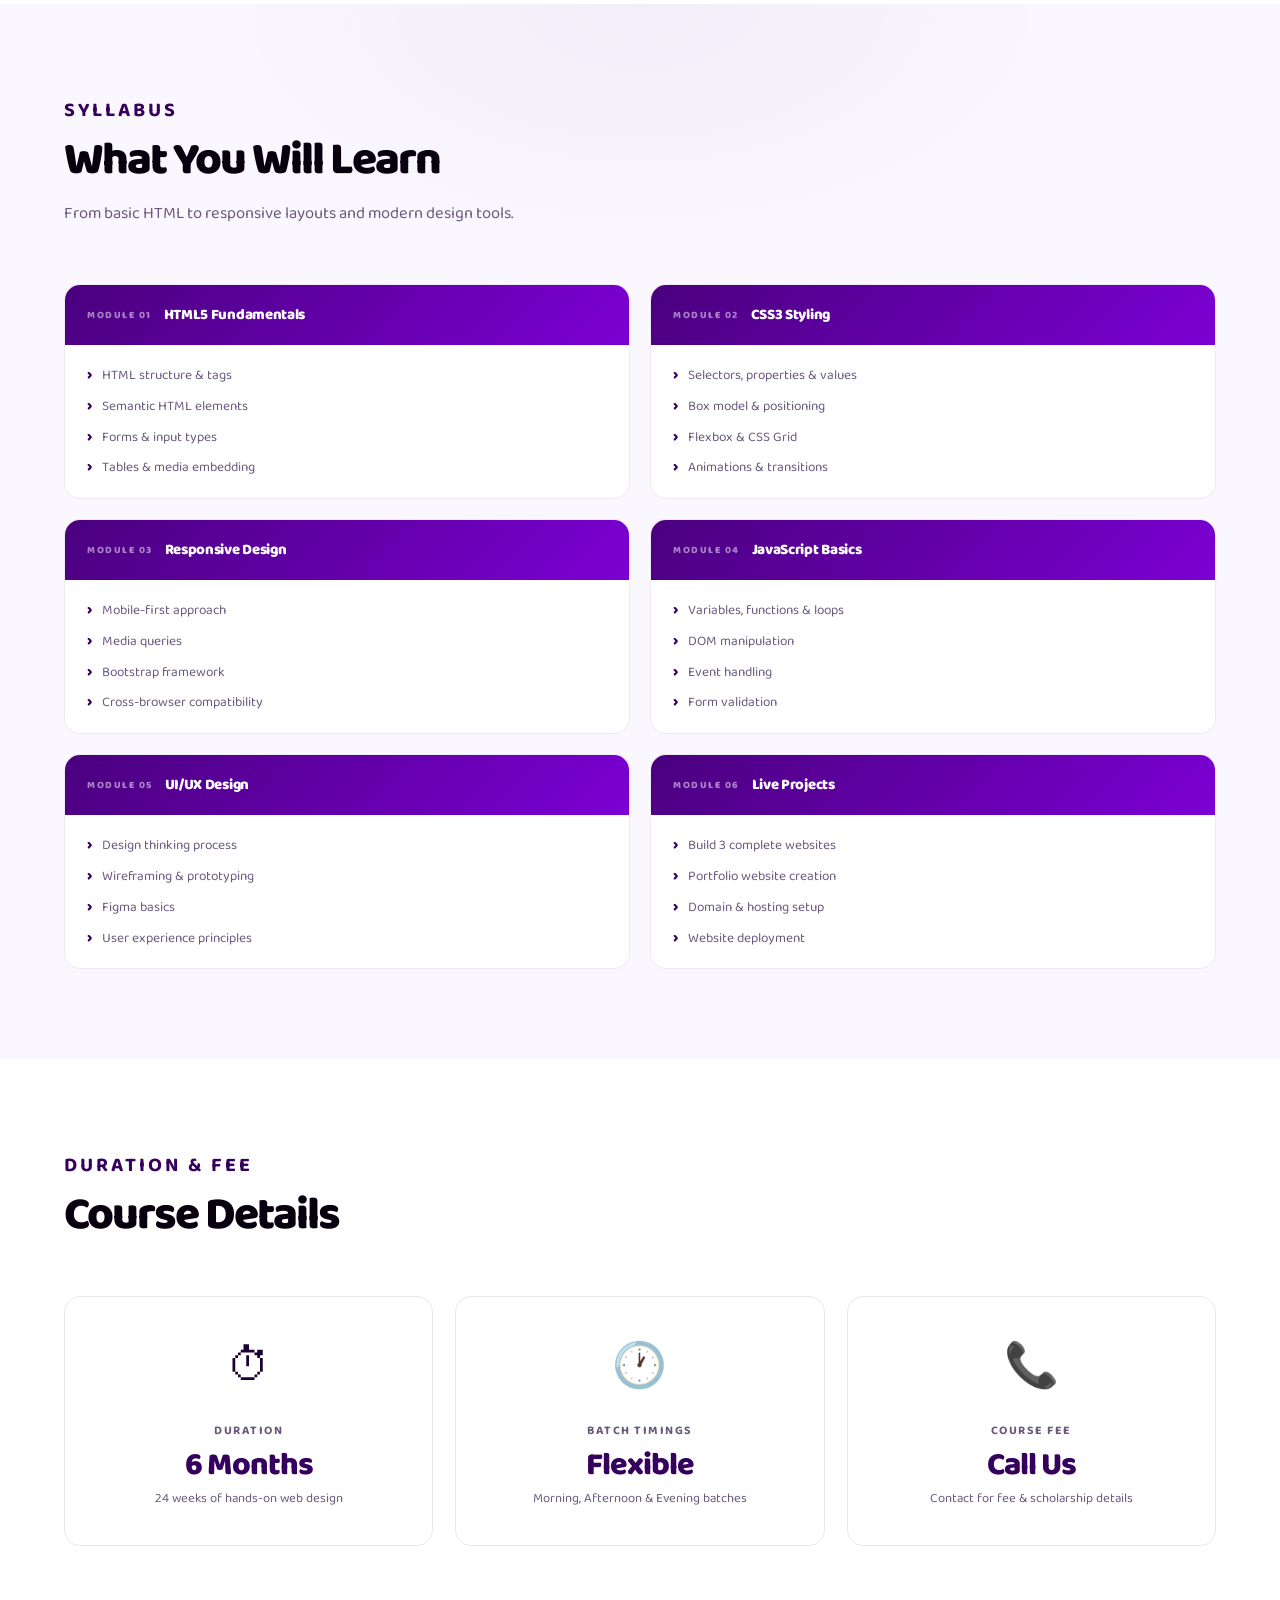
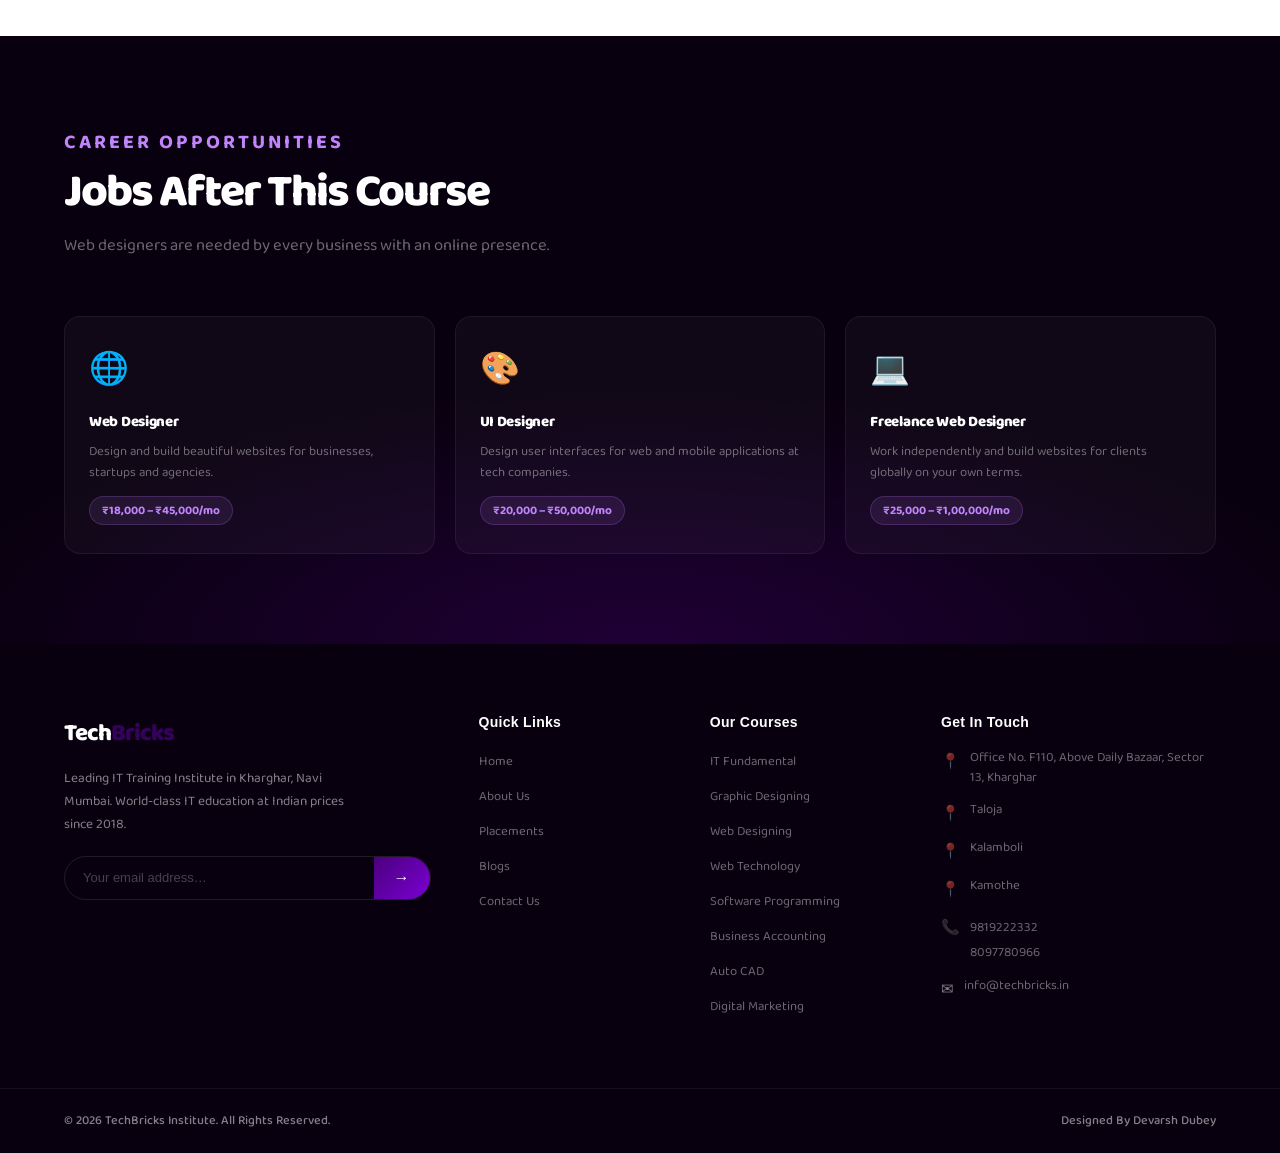
<file: web-designing.html>
<!DOCTYPE html>
<html lang="en">

<head>
  <meta charset="UTF-8">
  <meta name="viewport" content="width=device-width, initial-scale=1.0">
  <title>Diploma in Web Designing – TechBricks</title>
  <link href="https://fonts.googleapis.com/css2?family=Baloo+2:wght@400..800&display=swap" rel="stylesheet">
  <link rel="stylesheet" href="styles.css">
  <link rel="stylesheet" href="style2.css">
</head>

<body>
  <div class="topbar">
    <div class="tbi"><span>🎓 Leading IT Training &amp; Services · Kharghar, Navi Mumbai</span>
      <div class="tbr"><a href="mailto:info@techbricks.in">✉ info@techbricks.in</a><a href="tel:9892446942">📞
          9892446942</a><a href="tel:9323222335">📞 9323222335</a></div>
    </div>
  </div>
  <nav>
    <div class="ni"><a href="index.html" class="logo">Tech<span>Bricks</span></a>
      <ul class="nl">
        <li><a href="index.html#about">About Us</a></li>
        <li class="dropdown"><a href="index.html#courses">Our Courses ▾</a>
          <div class="dmenu">
            <h5>Our Courses</h5><a href="it-fundamental.html">IT Fundamental Course</a><a
              href="graphic-designing.html">Diploma in Graphic Designing</a><a href="web-designing.html">Diploma in Web
              Designing</a><a href="web-technology.html">Diploma in Web Technology</a><a
              href="software-programming.html">Diploma in Software Programming</a><a
              href="business-accounting.html">Business Accounting &amp; Taxation</a><a href="auto-cad.html">Diploma in
              Auto CAD</a><a href="hardware-networking.html">Hardware &amp; Networking</a><a
              href="digital-marketing.html">Digital Marketing</a>
          </div>
        </li>
        <li class="dropdown"><a href="index.html#services">Our Services ▾</a>
          <div class="dmenu">
            <h5>Our Services</h5><a href="index.html#services">Website Designing</a><a
              href="index.html#services">Digital Marketing</a>
          </div>
        </li>
        <li><a href="index.html#why">Placements</a></li>
        <li><a href="index.html#testi">Testimonials</a></li>
        <li><a href="index.html#contact">Contact</a></li>
      </ul><button class="btn-eq" onclick="openModal()">Enquire Now</button><button class="hbg" id="hbg"
        aria-label="Menu"><span class="b"></span><span class="b"></span><span class="b"></span></button>
    </div>
  </nav>
  <div class="mnav" id="mnav">
    <ul class="mnl">
      <li><a href="index.html#about">About Us</a></li>
      <li><a href="it-fundamental.html" class="mst" data-t="mc1">Our Courses <span class="marr">›</span></a>
        <div class="msub" id="mc1"><a href="it-fundamental.html">IT Fundamental Course</a><a
            href="graphic-designing.html">Graphic Designing</a><a href="web-designing.html">Web Designing</a><a
            href="web-technology.html">Web Technology</a><a href="software-programming.html">Software Programming</a><a
            href="business-accounting.html">Business Accounting</a><a href="auto-cad.html">Auto CAD</a><a
            href="hardware-networking.html">Hardware &amp; Networking</a><a href="digital-marketing.html">Digital
            Marketing</a></div>
      </li>
      <li><a href="index.html#services" class="mst" data-t="mc2">Our Services <span class="marr">›</span></a>
        <div class="msub" id="mc2"><a href="index.html#services">Website Designing</a><a
            href="index.html#services">Digital Marketing</a></div>
      </li>
      <li><a href="index.html#why">Placements</a></li>
      <li><a href="index.html#testi">Testimonials</a></li>
      <li><a href="index.html#contact">Contact Us</a></li>
    </ul>
    <div class="mnf">
      <p class="mnfl">📞 Call Us Directly</p><a href="tel:9892446942" class="mcl">📞 9892446942</a><a
        href="tel:9323222335" class="mcl">📞 9323222335</a><button class="meb" onclick="openModal();closeMnav()">🎓
        Enquire Now</button>
    </div>
  </div>

  <section class="chero">
    <div class="orb orb1"></div>
    <div class="orb orb2"></div>
    <div class="orb orb3"></div>
    <div class="hgrid"></div>
    <div class="chi">
      <div>
        <div class="cbread"><a href="index.html">Home</a><span>›</span><a
            href="index.html#courses">Courses</a><span>›</span>Web Designing</div>
        <div class="chero-badge"><span class="dot"></span> Web &amp; UI</div>
        <h1>Diploma in<br><em>Web Designing</em></h1>
        <p class="chero-desc">Build beautiful, responsive websites from scratch. Learn HTML5, CSS3, JavaScript,
          Bootstrap and modern UI/UX design principles to launch your web design career.</p>
        <div class="cmeta">
          <div class="cmi"><span>⏱</span> 6 Months</div>
          <div class="cmi"><span>📋</span> Diploma Certificate</div>
          <div class="cmi"><span>🕐</span> Flexible Batches</div>
        </div>
        <div class="chcta"><button class="btn-p" onclick="openModal()">🎓 Enquire Now</button><a href="tel:9892446942"
            class="btn-o">📞 Call Us Now</a></div>
      </div>
      <div class="cicon">🌐</div>
    </div>
  </section>

  <section class="ov">
    <div class="container">
      <div class="ovg">
        <div class="ov-left reveal"><span class="slbl2">Course Overview</span>
          <h2 class="stitle">What is<br>Web Designing?</h2>
          <p>Web designing is the process of creating visually appealing, user-friendly websites. This diploma takes you
            from HTML basics to advanced CSS animations, responsive design and modern UI frameworks.</p>
          <p>You'll build real websites during the course — giving you a strong portfolio to show employers or clients
            when you graduate.</p>
          <div class="ov-hls">
            <div class="ov-hl"><span class="ov-hl-ico">✅</span>
              <div><strong>HTML5, CSS3 &amp; JavaScript</strong><span>Industry-standard front-end technologies</span>
              </div>
            </div>
            <div class="ov-hl"><span class="ov-hl-ico">📱</span>
              <div><strong>Responsive Design</strong><span>Build sites that work on all devices</span></div>
            </div>
            <div class="ov-hl"><span class="ov-hl-ico">🎨</span>
              <div><strong>UI/UX Principles</strong><span>Design with user experience in mind</span></div>
            </div>
          </div>
        </div>
        <div class="ov-card reveal">
          <div class="ov-card-ttl">Course Snapshot</div>
          <div class="ov-st">
            <div class="ov-st-ico">⏱</div>
            <div>
              <div class="ov-st-num">6 Months</div>
              <div class="ov-st-lbl">Course Duration</div>
            </div>
          </div>
          <div class="ov-st">
            <div class="ov-st-ico">📚</div>
            <div>
              <div class="ov-st-num">6 Modules</div>
              <div class="ov-st-lbl">Structured Learning</div>
            </div>
          </div>
          <div class="ov-st">
            <div class="ov-st-ico">🎓</div>
            <div>
              <div class="ov-st-num">Diploma</div>
              <div class="ov-st-lbl">Certificate on Completion</div>
            </div>
          </div>
          <div class="ov-st">
            <div class="ov-st-ico">🕐</div>
            <div>
              <div class="ov-st-num">Flexible</div>
              <div class="ov-st-lbl">Morning &amp; Evening Batches</div>
            </div>
          </div>
        </div>
      </div>
    </div>
  </section>

  <section class="syl">
    <div class="container">
      <div class="tb reveal"><span class="slbl2">Syllabus</span>
        <h2 class="stitle">What You Will Learn</h2>
        <p class="ssub">From basic HTML to responsive layouts and modern design tools.</p>
      </div>
      <div class="syl-grid">
        <div class="smod reveal">
          <div class="smod-head"><span class="smod-n">MODULE 01</span>
            <h4>HTML5 Fundamentals</h4>
          </div>
          <div class="smod-body">
            <ul>
              <li>HTML structure &amp; tags</li>
              <li>Semantic HTML elements</li>
              <li>Forms &amp; input types</li>
              <li>Tables &amp; media embedding</li>
            </ul>
          </div>
        </div>
        <div class="smod reveal">
          <div class="smod-head"><span class="smod-n">MODULE 02</span>
            <h4>CSS3 Styling</h4>
          </div>
          <div class="smod-body">
            <ul>
              <li>Selectors, properties &amp; values</li>
              <li>Box model &amp; positioning</li>
              <li>Flexbox &amp; CSS Grid</li>
              <li>Animations &amp; transitions</li>
            </ul>
          </div>
        </div>
        <div class="smod reveal">
          <div class="smod-head"><span class="smod-n">MODULE 03</span>
            <h4>Responsive Design</h4>
          </div>
          <div class="smod-body">
            <ul>
              <li>Mobile-first approach</li>
              <li>Media queries</li>
              <li>Bootstrap framework</li>
              <li>Cross-browser compatibility</li>
            </ul>
          </div>
        </div>
        <div class="smod reveal">
          <div class="smod-head"><span class="smod-n">MODULE 04</span>
            <h4>JavaScript Basics</h4>
          </div>
          <div class="smod-body">
            <ul>
              <li>Variables, functions &amp; loops</li>
              <li>DOM manipulation</li>
              <li>Event handling</li>
              <li>Form validation</li>
            </ul>
          </div>
        </div>
        <div class="smod reveal">
          <div class="smod-head"><span class="smod-n">MODULE 05</span>
            <h4>UI/UX Design</h4>
          </div>
          <div class="smod-body">
            <ul>
              <li>Design thinking process</li>
              <li>Wireframing &amp; prototyping</li>
              <li>Figma basics</li>
              <li>User experience principles</li>
            </ul>
          </div>
        </div>
        <div class="smod reveal">
          <div class="smod-head"><span class="smod-n">MODULE 06</span>
            <h4>Live Projects</h4>
          </div>
          <div class="smod-body">
            <ul>
              <li>Build 3 complete websites</li>
              <li>Portfolio website creation</li>
              <li>Domain &amp; hosting setup</li>
              <li>Website deployment</li>
            </ul>
          </div>
        </div>
      </div>
    </div>
  </section>

  <section class="dur">
    <div class="container">
      <div class="tb reveal"><span class="slbl2">Duration &amp; Fee</span>
        <h2 class="stitle">Course Details</h2>
      </div>
      <div class="dur-grid">
        <div class="dur-card reveal"><span class="dur-ico">⏱</span>
          <h4>Duration</h4>
          <div class="dur-val">6 Months</div>
          <div class="dur-sub">24 weeks of hands-on web design</div>
        </div>
        <div class="dur-card reveal"><span class="dur-ico">🕐</span>
          <h4>Batch Timings</h4>
          <div class="dur-val">Flexible</div>
          <div class="dur-sub">Morning, Afternoon &amp; Evening batches</div>
        </div>
        <div class="dur-card reveal"><span class="dur-ico">📞</span>
          <h4>Course Fee</h4>
          <div class="dur-val">Call Us</div>
          <div class="dur-sub">Contact for fee &amp; scholarship details</div>
        </div>
      </div>
    </div>
  </section>

  <section class="car">
    <div class="container">
      <div class="tb reveal"><span class="slbl2" style="color:var(--accent)">Career Opportunities</span>
        <h2 class="stitle">Jobs After This Course</h2>
        <p class="ssub">Web designers are needed by every business with an online presence.</p>
      </div>
      <div class="car-grid">
        <div class="car-card reveal"><span class="car-ico">🌐</span>
          <h4>Web Designer</h4>
          <p>Design and build beautiful websites for businesses, startups and agencies.</p><span class="car-sal">₹18,000
            – ₹45,000/mo</span>
        </div>
        <div class="car-card reveal"><span class="car-ico">🎨</span>
          <h4>UI Designer</h4>
          <p>Design user interfaces for web and mobile applications at tech companies.</p><span class="car-sal">₹20,000
            – ₹50,000/mo</span>
        </div>
        <div class="car-card reveal"><span class="car-ico">💻</span>
          <h4>Freelance Web Designer</h4>
          <p>Work independently and build websites for clients globally on your own terms.</p><span
            class="car-sal">₹25,000 – ₹1,00,000/mo</span>
        </div>
      </div>
    </div>
  </section>

  <!-- FOOTER -->
  <footer>
    <div class="ftop">
      <div class="container">
        <div class="fg">
          <div class="fb">
            <a href="#" class="logo">Tech<span>Bricks</span></a>
            <p>Leading IT Training Institute in Kharghar, Navi Mumbai. World-class IT education at Indian prices since
              2018.</p>
            <div class="nf">
              <input type="email" placeholder="Your email address…">
              <button type="button">→</button>
            </div>
          </div>
          <div class="fc">
            <h5>Quick Links</h5>
            <ul>
              <li><a href="#">Home</a></li>
              <li><a href="#about">About Us</a></li>
              <li><a href="#why">Placements</a></li>
              <li><a href="#">Blogs</a></li>
              <li><a href="#contact">Contact Us</a></li>
            </ul>
          </div>
          <div class="fc">
            <h5>Our Courses</h5>
            <ul>
              <li><a href="it-fundamental.html">IT Fundamental</a></li>
              <li><a href="graphic-designing.html">Graphic Designing</a></li>
              <li><a href="web-designing.html">Web Designing</a></li>
              <li><a href="web-technology.html">Web Technology</a></li>
              <li><a href="software-programming.html">Software Programming</a></li>
              <li><a href="business-accounting.html">Business Accounting</a></li>
              <li><a href="auto-cad.html">Auto CAD</a></li>
              <li><a href="digital-marketing.html">Digital Marketing</a></li>
            </ul>
          </div>
          <div class="fc">
            <h5>Get In Touch</h5>
            <div class="ci"><span class="cico">📍</span>
              <a href="https://share.google/Fkf1qQsxpJ4VDiDJh"><p>Office No. F110, Above Daily Bazaar, Sector 13, Kharghar</p></a>
            </div>
            <div class="ci"><span class="cico">📍</span>
              <a href="https://share.google/dmCUyhu2PH8qXrPsm"><p>Taloja</p></a>
            </div>
            <div class="ci"><span class="cico">📍</span>
              <a href="https://share.google/jSGo4o7i6bIvLreIR"><p>Kalamboli</p></a>
            </div>
            <div class="ci"><span class="cico">📍</span>
              <a href="https://share.google/Fkf1qQsxpJ4VDiDJh"><p>Kamothe</p></a>
            </div>
            <div class="ci"><span class="cico">📞</span>
              <div><a href="tel:9819222332">9819222332</a><br><a href="tel:8097780966">8097780966</a></div>
            </div>
            <div class="ci"><span class="cico">✉</span><a href="mailto:info@techbricks.in">info@techbricks.in</a></div>
          </div>
        </div>
      </div>
    </div>
    <div class="container">
      <div class="fbot">
        <span>© 2026 TechBricks Institute. All Rights Reserved.</span>
        <span>Designed By Devarsh Dubey</span>
      </div>
    </div>
  </footer>

  <!-- FLOAT CALL -->
  <a href="tel:8097780966" class="fcall" title="Call Us Now">📞</a>

  <!-- MODAL -->
  <div class="mover" id="enquiryModal" onclick="if(event.target===this)closeModal()">
    <div class="modal">
      <div class="mh">
        <div>
          <h3>🎓 Enquire Now</h3>
          <p>We'll get back to you within 24 hours</p>
        </div>
        <button class="mclose" onclick="closeModal()">✕</button>
      </div>
      <div class="mbody">
        <div class="frow">
          <div class="fg2"><label>Name *</label><input type="text" placeholder="enter your name here"></div>
        </div>
        <div class="fg2"><label>Mobile Number *</label><input type="tel" placeholder="+91 99XXXXXXXX"></div>
        <div class="fg2"><label>Email Address</label><input type="email" placeholder="you@example.com"></div>
        <div class="fg2">
          <label>Course of Interest *</label>
          <select>
            <option value="">— Select a Course —</option>
            <option>IT Fundamental Course</option>
            <option>Diploma in Graphic Designing</option>
            <option>Diploma in Web Designing</option>
            <option>Diploma in Web Technology</option>
            <option>Diploma in Software Programming</option>
            <option>Business Accounting &amp; Taxation</option>
            <option>Diploma in Auto CAD</option>
            <option>Hardware &amp; Networking</option>
            <option>Digital Marketing</option>
            <option>Website Designing Service</option>
            <option>Digital Marketing Service</option>
          </select>
        </div>
        <div class="fg2"><label>Message</label><textarea
            placeholder="Any specific questions or requirements…"></textarea></div>
        <button class="btn-sub" onclick="submitForm()">Submit Enquiry →</button>
        <p class="mnote">📞 Prefer to call? <a href="tel:8097780966">8097780966</a></p>
      </div>
    </div>
  </div>

  <script src="script.js"></script>
</body>

</html>
</file>
<file: styles.css>
@import url('https://fonts.googleapis.com/css2?family=Baloo+2:wght@400..800&display=swap');
:root {
  --p: #36005d;
  --p2: #220040;
  --p3: #4a007e;
  --glow: #7c00d4;
  --accent: #c084fc;
  --gold: #f5a623;
  --dark: #09000f;
  --dark2: #110020;
  --dark3: #1e003a;
  --light: #faf7ff;
  --light2: #f0e8ff;
  --text: #1a0030;
  --muted: #6b5a7e;
  --white: #ffffff;
  --r: 16px;
  --sh: 0 20px 60px rgba(54, 0, 93, 0.15);
  --sh2: 0 40px 80px rgba(54, 0, 93, 0.25);
}

*,
*::before,
*::after {
  box-sizing: border-box;
  margin: 0;
  padding: 0
}

html {
  scroll-behavior: smooth
}

body {
  font-family: "Baloo 2", sans-serif;
  background: var(--light);
  color: var(--text);
  overflow-x: hidden;
  -webkit-font-smoothing: antialiased
}

h1,
h2,
h3,
h4,
h5,
.logo,
.btn-eq,
.btn-p,
.btn-o,
.btn-s,
.btn-c,
.snum,
.sbnum {
  font-family:"Baloo 2", sans-serif;
  font-weight: 400;
}

/* ── SCROLLBAR ── */
::-webkit-scrollbar {
  width: 6px
}

::-webkit-scrollbar-track {
  background: var(--dark)
}

::-webkit-scrollbar-thumb {
  background: var(--p);
  border-radius: 3px
}

/* ── TOPBAR ── */
.topbar {
  background: var(--dark);
  padding: 9px 0;
  font-size: 12.5px;
  font-weight: 600;
  letter-spacing: .3px
}

.tbi {
  max-width: 1200px;
  margin: 0 auto;
  padding: 0 24px;
  display: flex;
  justify-content: space-between;
  align-items: center;
  flex-wrap: wrap;
  gap: 8px
}

.topbar span {
  color: rgba(255, 255, 255, .5)
}

.tbr {
  display: flex;
  align-items: center
}

.topbar a {
  color: rgba(255, 255, 255, .55);
  text-decoration: none;
  margin-left: 20px;
  transition: color .2s
}

.topbar a:hover {
  color: var(--accent)
}

/* ── NAV ── */
nav {
  background: rgba(255, 255, 255, .92);
  backdrop-filter: blur(20px);
  -webkit-backdrop-filter: blur(20px);
  box-shadow: 0 1px 0 rgba(54, 0, 93, .1), 0 8px 32px rgba(54, 0, 93, .08);
  position: sticky;
  top: 0;
  z-index: 900;
  transition: box-shadow .3s
}

.ni {
  max-width: 1200px;
  margin: 0 auto;
  padding: 0 24px;
  display: flex;
  align-items: center;
  justify-content: space-between;
  height: 70px
}

.logo {
  font-size: 24px;
  font-weight: 800;
  color: var(--dark);
  text-decoration: none;
  letter-spacing: -1px
}

.logo span {
  color: var(--p)
}

.nl {
  display: flex;
  align-items: center;
  gap: 2px;
  list-style: none
}

.nl>li>a {
  font-size: 14px;
  font-weight: 500;
  color: var(--text);
  text-decoration: none;
  padding: 7px 20px;
  border-radius: 8px;
  transition: all .2s;
  display: block;
  /* border: 2px solid red; */
}

.nl>li>a:hover {
  background: var(--light2);
  color: var(--p)
}

.dropdown {
  position: relative
}

.dmenu {
  display: none;
  position: absolute;
  top: calc(100% + 1px);
  left: 0;
  background: var(--white);
  border-radius: var(--r);
  min-width: 270px;
  box-shadow: var(--sh2);
  padding: 10px;
  z-index: 999;
  border: 1px solid var(--light2);
  animation: fadeD .2s ease
}

@keyframes fadeD {
  from {
    opacity: 0;
    transform: translateY(-8px)
  }

  to {
    opacity: 1;
    transform: translateY(0)
  }
}

.dropdown:hover .dmenu {
  display: block;
}

.dmenu h5 {
  font-size: 10px;
  text-transform: uppercase;
  letter-spacing: 2px;
  color: var(--p);
  padding: 6px 12px 10px;
  border-bottom: 1px solid var(--light2);
  margin-bottom: 6px;
  font-weight: 700
}

.dmenu a {
  display: block;
  padding: 8px 12px;
  font-size: 13px;
  color: var(--text);
  text-decoration: none;
  border-radius: 8px;
  transition: all .15s;
  font-weight: 500
}

.dmenu a:hover {
  background: var(--light2);
  color: var(--p)
}

.btn-eq {
  background: var(--p);
  color: var(--white);
  border: none;
  cursor: pointer;
  font-size: 13.5px;
  font-weight: 700;
  padding: 10px 22px;
  border-radius: 50px;
  transition: all .2s;
  letter-spacing: .3px;
  box-shadow: 0 4px 20px rgba(54, 0, 93, .35)
}

.btn-eq:hover {
  background: var(--p2);
  transform: scale(1.04);
  box-shadow: 0 6px 28px rgba(54, 0, 93, .5)
}

/* ── HAMBURGER ── */
.hbg {
  display: none;
  flex-direction: column;
  justify-content: center;
  align-items: center;
  gap: 5px;
  width: 44px;
  height: 44px;
  background: var(--p);
  border: none;
  cursor: pointer;
  border-radius: 10px;
  transition: background .25s;
  flex-shrink: 0;
  z-index: 1000
}

.hbg:hover {
  background: var(--p2)
}

.hbg .b {
  display: block;
  width: 20px;
  height: 2px;
  background: var(--white);
  border-radius: 2px;
  transition: transform .38s cubic-bezier(.23, 1, .32, 1), opacity .25s, width .28s;
  transform-origin: center
}

.hbg .b:nth-child(2) {
  width: 14px;
  align-self: flex-end
}

.hbg.open {
  background: var(--p2)
}

.hbg.open .b:nth-child(1) {
  transform: translateY(7px) rotate(45deg);
  width: 20px
}

.hbg.open .b:nth-child(2) {
  opacity: 0;
  transform: scaleX(0)
}

.hbg.open .b:nth-child(3) {
  transform: translateY(-7px) rotate(-45deg);
  width: 20px
}

/* ── MOBILE NAV ── */
.mnav {
  display: none;
  position: fixed;
  inset: 0;
  z-index: 850;
  background: var(--dark);
  flex-direction: column;
  padding: 88px 28px 40px;
  overflow-y: auto;
  transform: translateX(100%);
  transition: transform .42s cubic-bezier(.23, 1, .32, 1)
}

.mnav::before {
  content: '';
  position: absolute;
  top: -100px;
  right: -100px;
  width: 400px;
  height: 400px;
  border-radius: 50%;
  background: radial-gradient(circle, rgba(54, 0, 93, .5) 0%, transparent 70%);
  pointer-events: none
}

.mnav.open {
  transform: translateX(0)
}

.mnl {
  list-style: none;
  display: flex;
  flex-direction: column;
  gap: 2px
}

.mnl>li>a {
  font-family: "Baloo 2", sans-serif;
  font-size: 26px;
  font-weight: 800;
  color: rgba(255, 255, 255, .82);
  text-decoration: none;
  display: flex;
  align-items: center;
  justify-content: space-between;
  padding: 13px 0;
  border-bottom: 1px solid rgba(255, 255, 255, .06);
  letter-spacing: -1px;
  transition: color .2s, padding-left .25s
}

.mnl>li>a:hover {
  color: var(--accent);
  padding-left: 6px
}

.marr {
  font-size: 13px;
  color: rgba(255, 255, 255, .3);
  transition: transform .3s, color .2s;
  flex-shrink: 0
}

.mst.open .marr {
  transform: rotate(90deg);
  color: var(--accent)
}

.msub {
  display: none;
  padding: 8px 0 6px 20px;
  border-left: 2px solid rgba(124, 0, 212, .5);
  margin: 4px 0 10px
}

.msub.open {
  display: block;
  animation: sD .25s ease
}

@keyframes sD {
  from {
    opacity: 0;
    transform: translateY(-6px)
  }

  to {
    opacity: 1;
    transform: translateY(0)
  }
}

.msub a {
  display: block;
  padding: 8px 4px;
  font-size: 14px;
  font-weight: 500;
  color: rgba(255, 255, 255, .5);
  text-decoration: none;
  transition: color .2s, padding-left .2s
}

.msub a:hover {
  color: var(--accent);
  padding-left: 6px
}

.mnf {
  margin-top: 32px;
  padding-top: 24px;
  border-top: 1px solid rgba(255, 255, 255, .07);
  display: flex;
  flex-direction: column;
  gap: 10px
}

.mnfl {
  font-family: "Baloo 2", sans-serif;
  font-size: 10px;
  text-transform: uppercase;
  letter-spacing: 2px;
  color: rgba(255, 255, 255, .25);
  font-weight: 700;
  margin-bottom: 2px
}

.mcl {
  display: flex;
  align-items: center;
  gap: 12px;
  font-family: "Baloo 2", sans-serif;
  font-size: 19px;
  font-weight: 800;
  color: var(--white);
  text-decoration: none;
  background: rgba(54, 0, 93, .3);
  border: 1px solid rgba(124, 0, 212, .3);
  padding: 13px 18px;
  border-radius: 12px;
  transition: background .2s, border-color .2s;
  letter-spacing: -.5px
}

.mcl:hover {
  background: var(--p);
  border-color: var(--p)
}

.meb {
  display: block;
  text-align: center;
  background: var(--p);
  color: var(--white);
  font-family: "Baloo 2", sans-serif;
  font-size: 15px;
  font-weight: 700;
  padding: 15px;
  border-radius: 12px;
  transition: background .2s;
  cursor: pointer;
  border: none;
  width: 100%;
  box-shadow: 0 6px 20px rgba(54, 0, 93, .4)
}

.meb:hover {
  background: var(--p2)
}

/* ── HERO ── */
.hero {
  min-height: 100vh;
  background: var(--dark);
  display: flex;
  align-items: center;
  position: relative;
  overflow: hidden
}

/* Animated orbs */
.orb {
  position: absolute;
  border-radius: 50%;
  filter: blur(80px);
  pointer-events: none;
  animation: float 8s ease-in-out infinite
}

.orb1 {
  width: 600px;
  height: 600px;
  background: rgba(54, 0, 93, .7);
  top: -150px;
  right: -100px;
  animation-delay: 0s
}

.orb2 {
  width: 400px;
  height: 400px;
  background: rgba(124, 0, 212, .4);
  bottom: -100px;
  left: -80px;
  animation-delay: -3s
}

.orb3 {
  width: 250px;
  height: 250px;
  background: rgba(192, 132, 252, .2);
  top: 40%;
  left: 40%;
  animation-delay: -5s
}

@keyframes float {

  0%,
  100% {
    transform: translateY(0) scale(1)
  }

  50% {
    transform: translateY(-30px) scale(1.05)
  }
}

/* Grid */
.hgrid {
  position: absolute;
  inset: 0;
  opacity: .04;
  background-image: linear-gradient(rgba(255, 255, 255, 1) 1px, transparent 1px), linear-gradient(90deg, rgba(255, 255, 255, 1) 1px, transparent 1px);
  background-size: 50px 50px
}

.hi {
  max-width: 1200px;
  margin: 0 auto;
  padding: 60px 24px;
  position: relative;
  z-index: 2;
  display: grid;
  grid-template-columns: 1.1fr .9fr;
  gap: 60px;
  align-items: center
}

/* Animated badge */
.hbadge {
  display: inline-flex;
  align-items: center;
  gap: 8px;
  background: rgba(192, 132, 252, .12);
  border: 1px solid rgba(192, 132, 252, .3);
  color: var(--accent);
  font-size: 11.5px;
  font-weight: 600;
  padding: 6px 16px;
  border-radius: 50px;
  margin-bottom: 24px;
  letter-spacing: .8px;
  text-transform: uppercase;
  animation: badgeIn .8s ease both
}

@keyframes badgeIn {
  from {
    opacity: 0;
    transform: translateY(10px)
  }

  to {
    opacity: 1;
    transform: translateY(0)
  }
}

.hbadge .dot {
  width: 6px;
  height: 6px;
  border-radius: 50%;
  background: var(--accent);
  animation: blink 1.5s infinite
}

@keyframes blink {

  0%,
  100% {
    opacity: 1
  }

  50% {
    opacity: .2
  }
}

.hero h1 {
  font-size: clamp(42px, 5.5vw, 72px);
  font-weight: 800;
  line-height: 1.02;
  color: var(--white);
  letter-spacing: -2.5px;
  margin-bottom: 22px;
  animation: h1In 1s ease .2s both
}

@keyframes h1In {
  from {
    opacity: 0;
    transform: translateY(30px)
  }

  to {
    opacity: 1;
    transform: translateY(0)
  }
}

.hero h1 em {
  font-style: normal;
  background: linear-gradient(135deg, var(--accent), #e879f9);
  -webkit-background-clip: text;
  -webkit-text-fill-color: transparent;
  background-clip: text
}

.hero-desc {
  font-size: 17px;
  line-height: 1.7;
  color: rgba(255, 255, 255, .55);
  max-width: 500px;
  margin-bottom: 38px;
  font-weight: 300;
  animation: h1In 1s ease .4s both
}

.hcta {
  display: flex;
  gap: 16px;
  flex-wrap: wrap;
  animation: h1In 1s ease .6s both
}

.btn-p {
  background: linear-gradient(135deg, var(--p3), var(--glow));
  color: var(--white);
  font-size: 15px;
  font-weight: 700;
  padding: 14px 32px;
  border-radius: 50px;
  text-decoration: none;
  border: none;
  cursor: pointer;
  transition: all .25s;
  box-shadow: 0 8px 32px rgba(54, 0, 93, .5);
  position: relative;
  overflow: hidden
}

.btn-p::after {
  content: '';
  position: absolute;
  inset: 0;
  background: linear-gradient(135deg, rgba(255, 255, 255, .15), transparent);
  opacity: 0;
  transition: opacity .2s
}

.btn-p:hover {
  transform: translateY(-2px);
  box-shadow: 0 14px 40px rgba(54, 0, 93, .65)
}

.btn-p:hover::after {
  opacity: 1
}

.btn-o {
  background: transparent;
  color: var(--white);
  border: 1.5px solid rgba(255, 255, 255, .25);
  font-size: 15px;
  font-weight: 600;
  padding: 14px 32px;
  border-radius: 50px;
  text-decoration: none;
  display: flex;
  align-items: center;
  gap: 10px;
  transition: all .2s;
  cursor: pointer
}

.btn-o:hover {
  border-color: var(--accent);
  color: var(--accent);
  background: rgba(192, 132, 252, .08)
}

/* Hero card */
.hcard {
  background: rgba(255, 255, 255, .04);
  backdrop-filter: blur(24px);
  border: 1px solid rgba(192, 132, 252, .15);
  border-radius: 24px;
  padding: 36px;
  animation: cardIn 1s ease .5s both;
  position: relative;
  overflow: hidden
}

.hcard::before {
  content: '';
  position: absolute;
  top: 0;
  left: 0;
  right: 0;
  height: 1px;
  background: linear-gradient(90deg, transparent, rgba(192, 132, 252, .5), transparent)
}

@keyframes cardIn {
  from {
    opacity: 0;
    transform: translateX(30px)
  }

  to {
    opacity: 1;
    transform: translateX(0)
  }
}

.hct {
  font-size: 10px;
  text-transform: uppercase;
  letter-spacing: 3px;
  color: rgba(255, 255, 255, .3);
  margin-bottom: 28px;
  font-weight: 700
}

.srow {
  display: flex;
  flex-direction: column;
  gap: 18px
}

.sitem {
  display: flex;
  align-items: center;
  gap: 16px
}

.sico {
  width: 50px;
  height: 50px;
  border-radius: 14px;
  background: linear-gradient(135deg, rgba(54, 0, 93, .6), rgba(124, 0, 212, .4));
  border: 1px solid rgba(192, 132, 252, .2);
  display: flex;
  align-items: center;
  justify-content: center;
  font-size: 22px;
  flex-shrink: 0
}

.snum {
  font-size: 30px;
  font-weight: 800;
  color: var(--white);
  line-height: 1;
  letter-spacing: -1px
}

.slbl {
  font-size: 12.5px;
  color: rgba(255, 255, 255, .4);
  margin-top: 2px
}

.cstrip {
  margin-top: 26px;
  padding: 16px 20px;
  background: linear-gradient(135deg, var(--p3), var(--glow));
  border-radius: 14px;
  display: flex;
  align-items: center;
  gap: 12px;
  position: relative;
  overflow: hidden
}

.cstrip::before {
  content: '';
  position: absolute;
  inset: 0;
  background: linear-gradient(135deg, rgba(255, 255, 255, .1), transparent)
}

.csico {
  font-size: 20px
}

.cstrip p {
  font-size: 11px;
  color: rgba(255, 255, 255, .7);
  font-weight: 600;
  letter-spacing: .3px
}

.cstrip a {
  display: block;
  font-family: "Baloo 2", sans-serif;
  font-weight: 500;
  color: var(--white);
  text-decoration: none;
  font-size: 18px;
  letter-spacing: -.5px
}

/* ── SHARED ── */
section {
  padding: 90px 0
}

.container {
  max-width: 1200px;
  margin: 0 auto;
  padding: 0 24px
}

.slbl2 {
  font-size: 20px;
  text-transform: uppercase;
  letter-spacing: 3px;
  color: var(--p);
  font-weight: 700;
  margin-bottom: 10px;
  display: block
}

.stitle {
  font-size: clamp(28px, 4vw, 46px);
  font-weight: 800;
  letter-spacing: -2px;
  color: var(--dark);
  line-height: 1.05;
  margin-bottom: 16px
}

.ssub {
  font-size: 16.5px;
  color: var(--muted);
  max-width: 540px;
  line-height: 1.7;
  font-weight: 300
}

.tb {
  margin-bottom: 56px
}

/* ── ABOUT ── */
.about {
  background: var(--white);
  position: relative;
  overflow: hidden
}

.about::before {
  content: '';
  position: absolute;
  top: -200px;
  right: -200px;
  width: 500px;
  height: 500px;
  border-radius: 50%;
  background: radial-gradient(circle, rgba(54, 0, 93, .05) 0%, transparent 70%);
  pointer-events: none
}

.ag {
  display: grid;
  grid-template-columns: 1fr 1fr;
  gap: 80px;
  align-items: center
}

.avis {
  position: relative;
  height: 440px;
  background: linear-gradient(135deg, var(--dark) 0%, var(--dark3) 100%);
  border-radius: 28px;
  overflow: hidden;
  display: flex;
  align-items: center;
  justify-content: center
}

.avis::after {
  content: '';
  position: absolute;
  inset: 0;
  background: linear-gradient(135deg, rgba(54, 0, 93, .3), rgba(124, 0, 212, .2))
}

.avis-inner {
  text-align: center;
  color: var(--white);
  position: relative;
  z-index: 1
}

.avis-inner .bn {
  font-family: 'Syne', sans-serif;
  font-size: 96px;
  font-weight: 800;
  line-height: 1;
  background: linear-gradient(135deg, var(--accent), #e879f9);
  -webkit-background-clip: text;
  -webkit-text-fill-color: transparent;
  background-clip: text;
  letter-spacing: -4px
}

.avis-inner p {
  font-size: 15px;
  color: rgba(255, 255, 255, .45);
  margin-top: 8px;
  font-weight: 300
}

.ay {
  position: absolute;
  top: 24px;
  right: 24px;
  background: linear-gradient(135deg, var(--p3), var(--glow));
  color: var(--white);
  font-family: 'Syne', sans-serif;
  font-size: 12px;
  font-weight: 700;
  padding: 8px 16px;
  border-radius: 50px;
  letter-spacing: 1px;
  text-transform: uppercase;
  z-index: 2;
  box-shadow: 0 4px 16px rgba(54, 0, 93, .4)
}

/* Floating decoration */
.avis .dec {
  position: absolute;
  border-radius: 50%;
  filter: blur(40px)
}

.dec1 {
  width: 200px;
  height: 200px;
  background: rgba(124, 0, 212, .25);
  bottom: -50px;
  left: -50px
}

.dec2 {
  width: 150px;
  height: 150px;
  background: rgba(192, 132, 252, .15);
  top: -30px;
  left: 30%
}

.ac p {
  font-size: 16px;
  line-height: 1.8;
  color: var(--muted);
  margin-bottom: 18px;
  font-weight: 400
}

.afeats {
  display: grid;
  grid-template-columns: 1fr 1fr;
  gap: 14px;
  margin-top: 30px
}

.afeat {
  background: var(--light);
  border-radius: 14px;
  padding: 18px 16px;
  display: flex;
  gap: 12px;
  align-items: flex-start;
  border: 1px solid var(--light2);
  transition: all .25s;
  cursor: default
}

.afeat:hover {
  border-color: var(--p);
  transform: translateY(-2px);
  box-shadow: 0 8px 24px rgba(54, 0, 93, .1)
}

.fico {
  font-size: 20px;
  flex-shrink: 0
}

.ft strong {
  font-family: 'Syne', sans-serif;
  font-size: 13px;
  font-weight: 700;
  color: var(--dark);
  display: block;
  margin-bottom: 2px
}

.ft span {
  font-size: 12.5px;
  color: var(--muted)
}

/* ── COURSES ── */
.courses {
  background: var(--light);
  position: relative
}

.courses::before {
  content: '';
  position: absolute;
  inset: 0;
  background: radial-gradient(ellipse 60% 40% at 50% 0%, rgba(54, 0, 93, .04) 0%, transparent 60%)
}

.cgrid {
  display: grid;
  grid-template-columns: repeat(3, 1fr);
  gap: 22px
}

.ccard {
  background: var(--white);
  border-radius: var(--r);
  border: 1px solid rgba(54, 0, 93, .08);
  overflow: hidden;
  transition: all .3s;
  display: flex;
  flex-direction: column;
  position: relative
}

.ccard::before {
  content: '';
  position: absolute;
  inset: 0;
  background: linear-gradient(135deg, var(--p3), var(--glow));
  opacity: 0;
  transition: opacity .3s;
  pointer-events: none
}

.ccard:hover {
  transform: translateY(-8px);
  box-shadow: 0 24px 60px rgba(54, 0, 93, .18);
  border-color: var(--p)
}

.ctop {
  height: 140px;
  display: flex;
  align-items: center;
  justify-content: center;
  font-size: 52px;
  position: relative;
  overflow: hidden
}

.ctop::after {
  content: '';
  position: absolute;
  inset: 0;
  background: linear-gradient(to bottom, transparent 50%, rgba(0, 0, 0, .2))
}

.cbody {
  padding: 22px;
  flex: 1;
  display: flex;
  flex-direction: column;
  position: relative;
  z-index: 1
}

.cbody h4 {
  font-family: "Baloo 2", sans-serif;
  font-size: 1.3em;
  font-weight: 800;
  margin-bottom: 8px;
  color: var(--dark);
  letter-spacing: -.3px;
  line-height: 1.25;
  transition: color .3s
}

.ccard:hover .cbody h4 {
  color: var(--p)
}

.cbody p {
  font-size: 13px;
  color: var(--muted);
  line-height: 1.65;
  flex: 1
}

.ctag {
  display: inline-block;
  margin-top: 14px;
  font-family: 'Syne', sans-serif;
  font-size: 10.5px;
  font-weight: 700;
  letter-spacing: 1px;
  text-transform: uppercase;
  color: var(--p);
  background: rgba(54, 0, 93, .08);
  padding: 5px 12px;
  border-radius: 50px;
  transition: all .3s
}

.ccard:hover .ctag {
  background: var(--p);
  color: var(--white)
}

/* ── WHY ── */
.why {
  background: var(--dark);
  position: relative;
  overflow: hidden
}

.why::before {
  content: '';
  position: absolute;
  inset: 0;
  background: radial-gradient(ellipse 80% 60% at 50% 100%, rgba(54, 0, 93, .5) 0%, transparent 70%)
}

.why .stitle {
  color: var(--white)
}

.why .ssub {
  color: rgba(255, 255, 255, .4)
}

.wgrid {
  display: grid;
  grid-template-columns: repeat(3, 1fr);
  gap: 22px
}

.wcard {
  background: rgba(255, 255, 255, .03);
  border: 1px solid rgba(255, 255, 255, .06);
  border-radius: var(--r);
  padding: 32px 26px;
  transition: all .3s;
  position: relative;
  overflow: hidden
}

.wcard::before {
  content: '';
  position: absolute;
  inset: 0;
  background: linear-gradient(135deg, rgba(54, 0, 93, .5), rgba(124, 0, 212, .3));
  opacity: 0;
  transition: opacity .3s
}

.wcard:hover {
  border-color: rgba(192, 132, 252, .3);
  transform: translateY(-4px)
}

.wcard:hover::before {
  opacity: 1
}

.wico {
  font-size: 36px;
  margin-bottom: 18px;
  display: block;
  position: relative;
  z-index: 1
}

.wcard h4 {
  font-family: "Baloo 2", sans-serif;
  font-size: 1.3em;
  font-weight: 800;
  color: var(--white);
  margin-bottom: 10px;
  letter-spacing: -.3px;
  position: relative;
  z-index: 1
}

.wcard p {
  font-size: 13.5px;
  color: rgba(255, 255, 255, .4);
  line-height: 1.7;
  font-weight: 300;
  position: relative;
  z-index: 1
}

/* ── SERVICES ── */
.services {
  background: var(--white)
}

.sgrid {
  display: grid;
  grid-template-columns: 1fr 1fr;
  gap: 26px
}

.scard {
  border-radius: var(--r);
  padding: 40px;
  display: flex;
  gap: 24px;
  align-items: flex-start;
  border: 1px solid rgba(54, 0, 93, .1);
  transition: all .3s;
  position: relative;
  overflow: hidden
}

.scard::before {
  content: '';
  position: absolute;
  inset: 0;
  background: linear-gradient(135deg, var(--p), var(--glow));
  opacity: 0;
  transition: opacity .3s;
  pointer-events: none
}

.scard:hover {
  border-color: var(--p);
  box-shadow: var(--sh);
  transform: translateY(-6px)
}

.scard:hover::before {
  opacity: .04
}

.sico2 {
  width: 66px;
  height: 66px;
  border-radius: 18px;
  background: linear-gradient(135deg, var(--p3), var(--glow));
  display: flex;
  align-items: center;
  justify-content: center;
  font-size: 28px;
  flex-shrink: 0;
  box-shadow: 0 8px 24px rgba(54, 0, 93, .35)
}

.scard h4 {
  font-family: "Baloo 2", sans-serif;
  font-size: 20px;
  font-weight: 800;
  margin-bottom: 10px;
  letter-spacing: -.5px;
  transition: color .3s
}

.scard:hover h4 {
  color: var(--p)
}

.scard p {
  font-size: 14.5px;
  color: var(--muted);
  line-height: 1.7
}

/* ── STATS ── */
.stats {
  background: linear-gradient(135deg, var(--p) 0%, var(--glow) 50%, var(--p3) 100%);
  padding: 70px 0;
  position: relative;
  overflow: hidden
}

.stats::before {
  content: '';
  position: absolute;
  inset: 0;
  background: url("data:image/svg+xml,%3Csvg width='60' height='60' viewBox='0 0 60 60' xmlns='http://www.w3.org/2000/svg'%3E%3Cg fill='none' fill-rule='evenodd'%3E%3Cg fill='%23ffffff' fill-opacity='0.04'%3E%3Ccircle cx='30' cy='30' r='1'/%3E%3C/g%3E%3C/g%3E%3C/svg%3E")
}

.srow2 {
  display: flex;
  justify-content: space-around;
  flex-wrap: wrap;
  gap: 40px
}

.sbig {
  text-align: center;
  position: relative
}

.sbig::after {
  content: '';
  position: absolute;
  bottom: -16px;
  left: 50%;
  transform: translateX(-50%);
  width: 40px;
  height: 2px;
  background: rgba(255, 255, 255, .3);
  border-radius: 1px
}

.sbnum {
  font-size: 58px;
  font-weight: 800;
  color: var(--white);
  line-height: 1;
  letter-spacing: -2px
}

.sblbl {
  font-size: 13px;
  color: rgba(255, 255, 255, .7);
  margin-top: 8px;
  font-weight: 600;
  letter-spacing: .3px
}

/* ── TESTIMONIALS ── */
.testi {
  background: var(--light)
}

.tgrid {
  display: grid;
  grid-template-columns: repeat(3, 1fr);
  gap: 22px
}

.tcard {
  background: var(--white);
  border-radius: var(--r);
  padding: 30px;
  border: 1px solid rgba(54, 0, 93, .08);
  transition: all .3s;
  position: relative;
  overflow: hidden
}

.tcard::before {
  content: '';
  position: absolute;
  top: 0;
  left: 0;
  right: 0;
  height: 3px;
  background: linear-gradient(90deg, var(--p), var(--glow));
  transform: scaleX(0);
  transition: transform .3s;
  transform-origin: left
}

.tcard:hover {
  box-shadow: var(--sh);
  transform: translateY(-6px)
}

.tcard:hover::before {
  transform: scaleX(1)
}

.tq {
  font-family: 'Syne', sans-serif;
  font-size: 44px;
  color: var(--p);
  line-height: 1;
  margin-bottom: 10px;
  font-weight: 800
}

.tt {
  font-size: 13.5px;
  color: var(--muted);
  line-height: 1.75;
  margin-bottom: 20px
}

.tau {
  display: flex;
  align-items: center;
  gap: 12px
}

.tav {
  width: 44px;
  height: 44px;
  border-radius: 50%;
  background: linear-gradient(135deg, var(--p3), var(--glow));
  display: flex;
  align-items: center;
  justify-content: center;
  font-family: 'Syne', sans-serif;
  font-weight: 800;
  color: var(--white);
  font-size: 16px;
  box-shadow: 0 4px 12px rgba(54, 0, 93, .3)
}

.tn {
  font-family: 'Syne', sans-serif;
  font-weight: 700;
  font-size: 14px;
  color: var(--dark)
}

.ts {
  color: var(--gold);
  font-size: 12px;
  margin-top: 2px
}

/* ── CTA ── */
.cta {
  background: linear-gradient(135deg, var(--dark) 0%, var(--dark3) 100%);
  padding: 90px 0;
  text-align: center;
  position: relative;
  overflow: hidden
}

.cta::before {
  content: '';
  position: absolute;
  inset: 0;
  background: radial-gradient(circle at 50% 50%, rgba(54, 0, 93, .6) 0%, transparent 70%)
}

/* Animated rings */
.ring {
  position: absolute;
  border-radius: 50%;
  border: 1px solid rgba(192, 132, 252, .1);
  top: 50%;
  left: 50%;
  transform: translate(-50%, -50%);
  animation: expand 4s ease-out infinite
}

.ring:nth-child(2) {
  animation-delay: 1.3s
}

.ring:nth-child(3) {
  animation-delay: 2.6s
}

@keyframes expand {
  0% {
    width: 100px;
    height: 100px;
    opacity: .5
  }

  100% {
    width: 800px;
    height: 800px;
    opacity: 0
  }
}

.cta h2 {
  font-size: clamp(30px, 4.5vw, 52px);
  font-weight: 800;
  color: var(--white);
  letter-spacing: -2px;
  margin-bottom: 14px;
  position: relative;
  z-index: 1
}

.cta h2 span {
  background: linear-gradient(135deg, var(--accent), #e879f9);
  -webkit-background-clip: text;
  -webkit-text-fill-color: transparent;
  background-clip: text
}

.cta>div>p {
  font-size: 17px;
  color: rgba(255, 255, 255, .5);
  margin-bottom: 36px;
  position: relative;
  z-index: 1;
  font-weight: 300
}

.ctabs {
  display: flex;
  gap: 14px;
  justify-content: center;
  flex-wrap: wrap;
  position: relative;
  z-index: 1
}

.btn-s {
  background: linear-gradient(135deg, var(--p3), var(--glow));
  color: var(--white);
  font-size: 15px;
  font-weight: 700;
  padding: 15px 34px;
  border-radius: 50px;
  text-decoration: none;
  border: none;
  cursor: pointer;
  transition: all .25s;
  box-shadow: 0 8px 32px rgba(54, 0, 93, .5)
}

.btn-s:hover {
  transform: translateY(-2px);
  box-shadow: 0 14px 40px rgba(54, 0, 93, .65)
}

.btn-c {
  background: rgba(255, 255, 255, .08);
  color: var(--white);
  border: 1.5px solid rgba(255, 255, 255, .2);
  font-size: 15px;
  font-weight: 700;
  padding: 15px 30px;
  border-radius: 50px;
  text-decoration: none;
  display: flex;
  align-items: center;
  gap: 10px;
  transition: all .2s
}

.btn-c:hover {
  background: rgba(255, 255, 255, .15);
  border-color: var(--accent)
}

/* ── FOOTER ── */
footer {
  background: var(--dark);
  color: rgba(255, 255, 255, .5)
}

.ftop {
  padding: 70px 0;
  border-bottom: 1px solid rgba(255, 255, 255, .06)
}

.fg {
  display: grid;
  grid-template-columns: 2fr 1fr 1fr 1.5fr;
  gap: 48px
}

.fb .logo {
  color: var(--white);
  display: block;
  margin-bottom: 14px
}

.fb p {
  font-size: 13.5px;
  line-height: 1.7;
  max-width: 280px;
  font-weight: 300
}

.nf {
  display: flex;
  margin-top: 20px;
  border-radius: 50px;
  overflow: hidden;
  border: 1px solid rgba(255, 255, 255, .1)
}

.nf input {
  flex: 1;
  background: transparent;
  border: none;
  outline: none;
  padding: 12px 18px;
  font-size: 13px;
  color: var(--white);
  font-family: 'DM Sans', sans-serif
}

.nf input::placeholder {
  color: rgba(255, 255, 255, .25)
}

.nf button {
  background: linear-gradient(135deg, var(--p3), var(--glow));
  color: var(--white);
  border: none;
  cursor: pointer;
  padding: 12px 20px;
  font-size: 16px;
  transition: opacity .2s
}

.nf button:hover {
  opacity: .85
}

.fc h5 {
  font-family: 'Syne', sans-serif;
  font-size: 14px;
  font-weight: 800;
  color: var(--white);
  margin-bottom: 18px;
  letter-spacing: .3px
}

.fc ul {
  list-style: none;
  display: flex;
  flex-direction: column;
  gap: 10px
}

.fc ul li a {
  font-size: 13px;
  color: rgba(255, 255, 255, .4);
  text-decoration: none;
  transition: color .2s
}

.fc ul li a:hover {
  color: var(--accent)
}

.ci {
  display: flex;
  gap: 10px;
  margin-bottom: 12px;
  align-items: flex-start
}

.ci .cico {
  font-size: 15px;
  margin-top: 2px;
  flex-shrink: 0
}

.ci p,
.ci a {
  font-size: 13px;
  color: rgba(255, 255, 255, .4);
  text-decoration: none;
  line-height: 1.55;
  transition: color .2s
}

.ci a:hover {
  color: var(--accent)
}

.fbot {
  padding: 22px 0;
  display: flex;
  justify-content: space-between;
  align-items: center;
  flex-wrap: wrap;
  gap: 12px;
  font-size: 12.5px;
  font-weight: 500
}

/* ── FLOAT CALL ── */
.fcall {
  position: fixed;
  bottom: 28px;
  left: 28px;
  z-index: 800;
  background: linear-gradient(135deg, var(--p3), var(--glow));
  color: var(--white);
  width: 58px;
  height: 58px;
  border-radius: 50%;
  display: flex;
  align-items: center;
  justify-content: center;
  font-size: 24px;
  text-decoration: none;
  transition: transform .2s;
  box-shadow: 0 6px 24px rgba(54, 0, 93, .5);
  animation: pcall 2.5s infinite
}

@keyframes pcall {

  0%,
  100% {
    box-shadow: 0 6px 24px rgba(54, 0, 93, .5)
  }

  50% {
    box-shadow: 0 6px 32px rgba(124, 0, 212, .8), 0 0 0 14px rgba(54, 0, 93, .1)
  }
}

.fcall:hover {
  transform: scale(1.12)
}

/* ── MODAL ── */
.mover {
  display: none;
  position: fixed;
  inset: 0;
  z-index: 2000;
  background: rgba(9, 0, 15, .75);
  backdrop-filter: blur(8px);
  align-items: center;
  justify-content: center;
  padding: 24px
}

.mover.active {
  display: flex
}

.modal {
  background: var(--white);
  border-radius: 24px;
  width: 100%;
  max-width: 520px;
  overflow: hidden;
  box-shadow: 0 40px 80px rgba(54, 0, 93, .4);
  animation: mIn .35s cubic-bezier(.34, 1.56, .64, 1)
}

@keyframes mIn {
  from {
    opacity: 0;
    transform: scale(.88) translateY(24px)
  }

  to {
    opacity: 1;
    transform: scale(1) translateY(0)
  }
}

.mh {
  background: linear-gradient(135deg, var(--dark) 0%, var(--dark3) 60%, rgba(54, 0, 93, .8) 100%);
  padding: 28px 32px;
  display: flex;
  justify-content: space-between;
  align-items: flex-start;
  position: relative;
  overflow: hidden
}

.mh::before {
  content: '';
  position: absolute;
  top: 0;
  left: 0;
  right: 0;
  height: 2px;
  background: linear-gradient(90deg, var(--p3), var(--glow), var(--accent))
}

.mh h3 {
  font-family: "Baloo 2", sans-serif;
  font-size: 22px;
  font-weight: 800;
  color: var(--white);
  margin-bottom: 4px;
  letter-spacing: -.5px
}

.mh p {
  font-size: 13px;
  color: rgba(255, 255, 255, .4);
  font-weight: 300
}

.mclose {
  background: rgba(255, 255, 255, .1);
  border: none;
  cursor: pointer;
  width: 34px;
  height: 34px;
  border-radius: 50%;
  color: var(--white);
  font-size: 15px;
  display: flex;
  align-items: center;
  justify-content: center;
  transition: background .2s;
  flex-shrink: 0
}

.mclose:hover {
  background: rgba(255, 255, 255, .25)
}

.mbody {
  padding: 30px 32px 32px
}

.frow {
  display: grid;
  grid-template-columns: 1fr 1fr;
  gap: 14px
}

.fg2 {
  margin-bottom: 16px
}

.fg2 label {
  font-family: "Baloo 2", sans-serif;
  font-size: 11px;
  font-weight: 700;
  color: var(--dark);
  display: block;
  margin-bottom: 6px;
  text-transform: uppercase;
  letter-spacing: .8px
}

.fg2 input,
.fg2 select,
.fg2 textarea {
  width: 100%;
  padding: 12px 16px;
  border-radius: 10px;
  border: 1.5px solid var(--light2);
  font-size: 14px;
  font-family: "Baloo 2", sans-serif;
  color: var(--dark);
  transition: border-color .2s, box-shadow .2s;
  outline: none;
  background: var(--white)
}

.fg2 input:focus,
.fg2 select:focus,
.fg2 textarea:focus {
  border-color: var(--p);
  box-shadow: 0 0 0 3px rgba(54, 0, 93, .1)
}

.fg2 textarea {
  resize: vertical;
  min-height: 88px
}

.btn-sub {
  width: 100%;
  background: linear-gradient(135deg, var(--p3), var(--glow));
  color: var(--white);
  font-family: "Baloo 2", sans-serif;
  font-size: 15px;
  font-weight: 800;
  letter-spacing: .5px;
  padding: 15px;
  border-radius: 12px;
  border: none;
  cursor: pointer;
  transition: all .2s;
  box-shadow: 0 6px 24px rgba(54, 0, 93, .4)
}

.btn-sub:hover {
  opacity: .9;
  transform: translateY(-1px);
  box-shadow: 0 10px 32px rgba(54, 0, 93, .5)
}

.mnote {
  text-align: center;
  margin-top: 14px;
  font-size: 12.5px;
  color: var(--muted)
}

.mnote a {
  color: var(--p);
  font-weight: 700;
  text-decoration: none
}

/* ── SCROLL REVEAL ── */
.reveal {
  opacity: 0;
  transform: translateY(32px);
  transition: opacity .7s ease, transform .7s ease
}

.reveal.visible {
  opacity: 1;
  transform: translateY(0)
}

/* ── COUNTER ANIMATION ── */
.counter {
  display: inline-block
}

/* ── RESPONSIVE ── */
@media(max-width:960px) {
  .nl {
    display: none
  }

  .btn-eq {
    display: none
  }

  .hbg {
    display: flex
  }

  .mnav {
    display: flex
  }

  .hi {
    grid-template-columns: 1fr
  }

  .hcard {
    display: none
  }

  .ag,
  .sgrid {
    grid-template-columns: 1fr;
    gap: 40px
  }

  .cgrid,
  .wgrid,
  .tgrid {
    grid-template-columns: 1fr 1fr
  }

  .fg {
    grid-template-columns: 1fr 1fr
  }
}

@media(max-width:640px) {

  .cgrid,
  .wgrid,
  .tgrid {
    grid-template-columns: 1fr
  }

  .fg {
    grid-template-columns: 1fr
  }

  .frow {
    grid-template-columns: 1fr
  }

  .afeats {
    grid-template-columns: 1fr
  }

  .hero h1 {
    letter-spacing: -1.5px
  }

  .stitle {
    letter-spacing: -1px
  }

  .tbi {
    justify-content: center
  }

  .tbr {
    flex-wrap: wrap;
    justify-content: center
  }
}
</file>
<file: style2.css>
/* ================================================
   TechBricks – Course Pages Extra CSS
   course-extra.css
   Link this AFTER styles.css on all course pages
================================================ */

/* COURSE HERO */
.chero {
  min-height: 75vh;
  background: var(--dark);
  display: flex;
  align-items: center;
  position: relative;
  overflow: hidden;
  padding: 80px 0;
}
.chi {
  max-width: 1200px;
  margin: 0 auto;
  padding: 0 24px;
  position: relative;
  z-index: 2;
  display: grid;
  grid-template-columns: 1fr auto;
  gap: 40px;
  align-items: center;
}
.cbread {
  display: flex;
  align-items: center;
  gap: 8px;
  font-size: 12px;
  font-weight: 600;
  color: rgba(255,255,255,.3);
  margin-bottom: 20px;
  text-transform: uppercase;
  letter-spacing: 1px;
}
.cbread a { color: rgba(255,255,255,.3); text-decoration: none; transition: color .2s; }
.cbread a:hover { color: var(--accent); }
.cbread span { color: rgba(255,255,255,.15); }
.cicon {
  font-size: 100px;
  filter: drop-shadow(0 0 40px rgba(192,132,252,.5));
  animation: iconIn .8s ease both;
}
@keyframes iconIn {
  from { opacity:0; transform:scale(.4) rotate(-20deg); }
  to   { opacity:1; transform:scale(1)  rotate(0deg); }
}
.chero-badge {
  display: inline-flex;
  align-items: center;
  gap: 8px;
  background: rgba(192,132,252,.12);
  border: 1px solid rgba(192,132,252,.3);
  color: var(--accent);
  font-size: 11px;
  font-weight: 700;
  padding: 6px 16px;
  border-radius: 50px;
  margin-bottom: 18px;
  letter-spacing: 1px;
  text-transform: uppercase;
  animation: badgeIn .8s ease both;
}
.chero h1 {
  font-size: clamp(36px, 5vw, 66px);
  font-weight: 800;
  line-height: 1.02;
  color: var(--white);
  letter-spacing: -2.5px;
  margin-bottom: 20px;
  animation: h1In 1s ease .2s both;
}
.chero h1 em {
  font-style: normal;
  background: linear-gradient(135deg, var(--accent), #e879f9);
  -webkit-background-clip: text;
  -webkit-text-fill-color: transparent;
  background-clip: text;
}
.chero-desc {
  font-size: 17px;
  line-height: 1.7;
  color: rgba(255,255,255,.55);
  max-width: 580px;
  margin-bottom: 30px;
  font-weight: 300;
  animation: h1In 1s ease .35s both;
}
.cmeta {
  display: flex;
  gap: 14px;
  flex-wrap: wrap;
  margin-bottom: 32px;
  animation: h1In 1s ease .5s both;
}
.cmi {
  display: flex;
  align-items: center;
  gap: 8px;
  background: rgba(255,255,255,.06);
  border: 1px solid rgba(255,255,255,.1);
  padding: 9px 18px;
  border-radius: 50px;
  font-size: 13px;
  color: rgba(255,255,255,.7);
  font-weight: 600;
}
.chcta {
  display: flex;
  gap: 14px;
  flex-wrap: wrap;
  animation: h1In 1s ease .65s both;
}

/* OVERVIEW SECTION */
.ov { background: var(--white); padding: 90px 0; position: relative; overflow: hidden; }
.ov::before {
  content: '';
  position: absolute;
  top: -200px; right: -200px;
  width: 500px; height: 500px;
  border-radius: 50%;
  background: radial-gradient(circle, rgba(54,0,93,.05) 0%, transparent 70%);
  pointer-events: none;
}
.ovg { display: grid; grid-template-columns: 1fr 1fr; gap: 70px; align-items: start; }
.ov-left p { font-size: 16px; line-height: 1.85; color: var(--muted); margin-bottom: 18px; }
.ov-hls { display: flex; flex-direction: column; gap: 14px; margin-top: 28px; }
.ov-hl {
  display: flex;
  align-items: flex-start;
  gap: 14px;
  background: var(--light);
  border: 1px solid var(--light2);
  border-radius: 14px;
  padding: 18px;
  transition: all .25s;
}
.ov-hl:hover { border-color: var(--p); transform: translateX(6px); box-shadow: 0 8px 24px rgba(54,0,93,.1); }
.ov-hl-ico { font-size: 22px; flex-shrink: 0; margin-top: 2px; }
.ov-hl strong { font-family: "Baloo 2", sans-serif; font-size: 14px; font-weight: 700; color: var(--dark); display: block; margin-bottom: 3px; }
.ov-hl span { font-size: 13px; color: var(--muted); }
.ov-card {
  background: linear-gradient(135deg, var(--dark), var(--dark3));
  border-radius: 24px;
  padding: 36px;
  border: 1px solid rgba(192,132,252,.15);
  position: relative;
  overflow: hidden;
}
.ov-card::before {
  content: '';
  position: absolute;
  top: 0; left: 0; right: 0;
  height: 2px;
  background: linear-gradient(90deg, var(--p3), var(--glow), var(--accent));
}
.ov-card-ttl {
  font-family: "Baloo 2", sans-serif;
  font-size: 10px;
  text-transform: uppercase;
  letter-spacing: 3px;
  color: rgba(255,255,255,.3);
  margin-bottom: 24px;
  font-weight: 700;
}
.ov-st {
  display: flex;
  align-items: center;
  gap: 14px;
  margin-bottom: 18px;
  padding-bottom: 18px;
  border-bottom: 1px solid rgba(255,255,255,.06);
}
.ov-st:last-child { margin-bottom: 0; padding-bottom: 0; border-bottom: none; }
.ov-st-ico {
  width: 46px; height: 46px;
  border-radius: 12px;
  background: rgba(124,0,212,.25);
  border: 1px solid rgba(192,132,252,.2);
  display: flex; align-items: center; justify-content: center;
  font-size: 20px; flex-shrink: 0;
}
.ov-st-num { font-family: "Baloo 2", sans-serif; font-size: 22px; font-weight: 800; color: var(--white); line-height: 1; letter-spacing: -.5px; }
.ov-st-lbl { font-size: 12px; color: rgba(255,255,255,.4); margin-top: 2px; }

/* SYLLABUS */
.syl { background: var(--light); padding: 90px 0; position: relative; }
.syl::before {
  content: '';
  position: absolute;
  inset: 0;
  background: radial-gradient(ellipse 60% 40% at 50% 0%, rgba(54,0,93,.04) 0%, transparent 60%);
}
.syl-grid { display: grid; grid-template-columns: 1fr 1fr; gap: 20px; }
.smod {
  background: var(--white);
  border-radius: var(--r);
  border: 1px solid rgba(54,0,93,.08);
  overflow: hidden;
  transition: all .3s;
}
.smod:hover { border-color: var(--p); box-shadow: var(--sh); transform: translateY(-4px); }
.smod-head {
  background: linear-gradient(135deg, var(--p3), var(--glow));
  padding: 18px 22px;
  display: flex;
  align-items: center;
  gap: 12px;
}
.smod-n { font-family: "Baloo 2", sans-serif; font-size: 10px; font-weight: 800; color: rgba(255,255,255,.5); letter-spacing: 1.5px; }
.smod-head h4 { font-family: "Baloo 2", sans-serif; font-size: 15px; font-weight: 800; color: var(--white); letter-spacing: -.3px; }
.smod-body { padding: 20px 22px; }
.smod-body ul { list-style: none; display: flex; flex-direction: column; gap: 10px; }
.smod-body ul li {
  font-size: 13.5px;
  color: var(--muted);
  display: flex;
  align-items: flex-start;
  gap: 10px;
  line-height: 1.5;
}
.smod-body ul li::before { content: '›'; color: var(--p); font-weight: 800; font-size: 16px; flex-shrink: 0; line-height: 1.3; }

/* DURATION & FEE */
.dur { background: var(--white); padding: 90px 0; }
.dur-grid { display: grid; grid-template-columns: repeat(3,1fr); gap: 22px; }
.dur-card {
  border-radius: var(--r);
  padding: 36px 28px;
  text-align: center;
  border: 1px solid rgba(54,0,93,.1);
  transition: all .3s;
  position: relative;
  overflow: hidden;
}
.dur-card::before {
  content: '';
  position: absolute;
  inset: 0;
  background: linear-gradient(135deg, var(--p3), var(--glow));
  opacity: 0;
  transition: opacity .3s;
}
.dur-card:hover { border-color: var(--p); transform: translateY(-6px); box-shadow: var(--sh); }
.dur-card:hover::before { opacity: .05; }
.dur-ico { font-size: 44px; margin-bottom: 18px; display: block; position: relative; z-index: 1; }
.dur-card h4 { font-family: "Baloo 2", sans-serif; font-size: 12px; text-transform: uppercase; letter-spacing: 1.5px; color: var(--muted); margin-bottom: 10px; font-weight: 700; position: relative; z-index: 1; }
.dur-val { font-family: "Baloo 2", sans-serif; font-size: 32px; font-weight: 800; color: var(--p); letter-spacing: -1px; line-height: 1; position: relative; z-index: 1; }
.dur-sub { font-size: 13px; color: var(--muted); margin-top: 6px; font-weight: 300; position: relative; z-index: 1; }

/* CAREER */
.car { background: var(--dark); padding: 90px 0; position: relative; overflow: hidden; }
.car::before {
  content: '';
  position: absolute;
  inset: 0;
  background: radial-gradient(ellipse 80% 60% at 50% 100%, rgba(54,0,93,.5) 0%, transparent 70%);
}
.car .stitle { color: var(--white); }
.car .ssub { color: rgba(255,255,255,.4); }
.car-grid { display: grid; grid-template-columns: repeat(3,1fr); gap: 20px; }
.car-card {
  background: rgba(255,255,255,.03);
  border: 1px solid rgba(255,255,255,.06);
  border-radius: var(--r);
  padding: 28px 24px;
  transition: all .3s;
  position: relative;
  overflow: hidden;
}
.car-card::before {
  content: '';
  position: absolute;
  inset: 0;
  background: linear-gradient(135deg, rgba(54,0,93,.5), rgba(124,0,212,.3));
  opacity: 0;
  transition: opacity .3s;
}
.car-card:hover { border-color: rgba(192,132,252,.3); transform: translateY(-4px); }
.car-card:hover::before { opacity: 1; }
.car-ico { font-size: 32px; margin-bottom: 14px; display: block; position: relative; z-index: 1; }
.car-card h4 { font-family: "Baloo 2", sans-serif; font-size: 15px; font-weight: 800; color: var(--white); margin-bottom: 8px; position: relative; z-index: 1; letter-spacing: -.3px; }
.car-card p { font-size: 13px; color: rgba(255,255,255,.4); line-height: 1.6; position: relative; z-index: 1; font-weight: 300; }
.car-sal {
  display: inline-block;
  margin-top: 12px;
  font-family: "Baloo 2", sans-serif;
  font-size: 12px;
  font-weight: 700;
  color: var(--accent);
  background: rgba(192,132,252,.1);
  border: 1px solid rgba(192,132,252,.2);
  padding: 4px 12px;
  border-radius: 50px;
  position: relative;
  z-index: 1;
}

/* RESPONSIVE */
@media(max-width:960px) {
  .chi { grid-template-columns: 1fr; }
  .cicon { display: none; }
  .ovg { grid-template-columns: 1fr; gap: 36px; }
  .syl-grid { grid-template-columns: 1fr; }
  .dur-grid { grid-template-columns: 1fr 1fr; }
  .car-grid { grid-template-columns: 1fr 1fr; }
}
@media(max-width:640px) {
  .dur-grid, .car-grid { grid-template-columns: 1fr; }
  .chero-meta { gap: 10px; }
}
</file>
